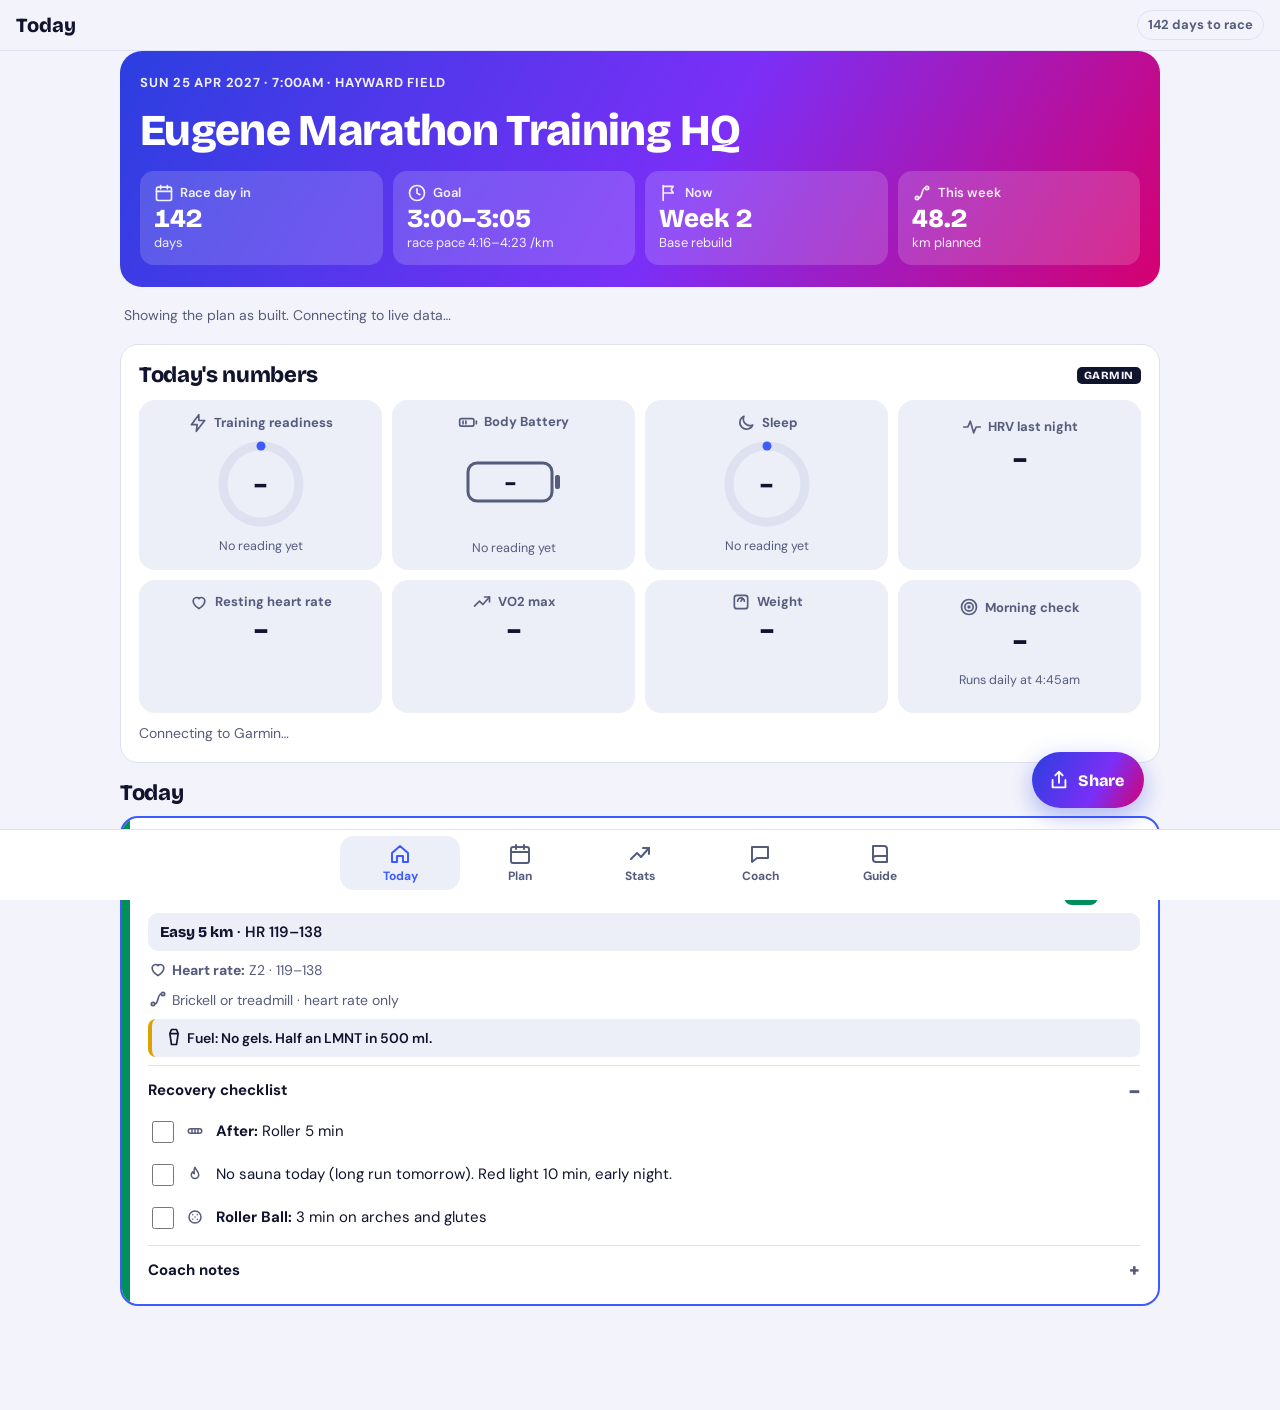
<file: app/index.html>
<!DOCTYPE html>
<html lang="en">
<head>
<meta charset="utf-8">
<meta name="viewport" content="width=device-width, initial-scale=1">
<title>Eugene Marathon Training HQ</title>
<link rel="preconnect" href="https://fonts.googleapis.com">
<link href="https://fonts.googleapis.com/css2?family=Bricolage+Grotesque:wght@600;700;800&family=DM+Sans:wght@400;500;600;700&display=swap" rel="stylesheet">
<style>
/* Mobile-first, one column: hero → today → body & readiness → week picker + day cards → recovery kit → places → rules/log.
   Each session type owns one strong colour. */
:root{
  --bg:#F3F4FB; --card:#FFFFFF; --ink:#11142D; --muted:#565C7C; --line:#DDE1F0; --soft:#ECEEF8;
  --brand:#3D5AFE; --track:#F0431F; --long:#7B2FF7; --easy:#008F5A; --rec:#007F9C; --rest:#6B7190; --race:#D6006F;
  --ok:#008F5A; --warn:#B86E00; --bad:#D42A22; --gold:#E0A100;
  --display:"Bricolage Grotesque",system-ui,sans-serif; --body:"DM Sans",system-ui,-apple-system,sans-serif;
  color-scheme:light;
}
@media (prefers-color-scheme:dark){:root:not([data-theme="light"]){
  --bg:#0A0C1D; --card:#141834; --ink:#F2F4FF; --muted:#A9AFD2; --line:#272C55; --soft:#1B2044;
  --brand:#8496FF; --track:#FF7A59; --long:#B992FF; --easy:#3DDC97; --rec:#4FD3EA; --rest:#9298BA; --race:#FF66B3;
  --ok:#3DDC97; --warn:#FFB84D; --bad:#FF7068; --gold:#FFC93C; color-scheme:dark;}}
:root[data-theme="dark"]{
  --bg:#0A0C1D; --card:#141834; --ink:#F2F4FF; --muted:#A9AFD2; --line:#272C55; --soft:#1B2044;
  --brand:#8496FF; --track:#FF7A59; --long:#B992FF; --easy:#3DDC97; --rec:#4FD3EA; --rest:#9298BA; --race:#FF66B3;
  --ok:#3DDC97; --warn:#FFB84D; --bad:#FF7068; --gold:#FFC93C; color-scheme:dark;}
*{box-sizing:border-box}
html,body{margin:0}
body{background:var(--bg);color:var(--ink);font:16px/1.5 var(--body);padding:0 16px 72px;-webkit-text-size-adjust:100%}
.wrap{max-width:1040px;margin:0 auto;display:grid;gap:18px;grid-template-columns:minmax(0,1fr)}
.wrap>*,.two>*,.daygrid>*,.tiles>*,.kit>*{min-width:0}
html,body{overflow-x:hidden}
h1,h2,h3{font-family:var(--display);margin:0;text-wrap:balance;letter-spacing:-.015em;line-height:1.15}
h2{font-size:22px;font-weight:800}
h3{font-size:17px;font-weight:700}
.n{font-family:var(--display);font-variant-numeric:tabular-nums}
.muted{color:var(--muted)} .small{font-size:14px}
.card{background:var(--card);border:1px solid var(--line);border-radius:18px;padding:18px}
button{font:600 15px var(--body);cursor:pointer;border-radius:12px;border:1px solid var(--line);background:var(--card);color:var(--ink);padding:10px 14px;min-height:44px}
button.primary{background:var(--brand);border-color:var(--brand);color:#fff}
:root[data-theme="dark"] button.primary{color:#0A0C1D}
@media (prefers-color-scheme:dark){:root:not([data-theme="light"]) button.primary{color:#0A0C1D}}
button:focus-visible,summary:focus-visible,input:focus-visible{outline:3px solid var(--brand);outline-offset:2px}

/* hero */
.hero{margin-top:16px;border-radius:22px;padding:22px 20px;color:#fff;background:linear-gradient(120deg,#2B3FE0 0%,#7B2FF7 55%,#D6006F 100%);display:grid;gap:14px}
.hero .eyebrow{font-weight:700;font-size:13px;letter-spacing:.06em;text-transform:uppercase;opacity:.92}
.hero h1{font-size:clamp(28px,7vw,44px);font-weight:800}
.herostats{display:grid;grid-template-columns:repeat(2,1fr);gap:10px}
@media(min-width:720px){.herostats{grid-template-columns:repeat(4,1fr)}}
.hs{background:rgba(255,255,255,.16);border-radius:14px;padding:12px 14px}
.hs .k{font-size:13px;font-weight:600;opacity:.92}
.hs .v{font:800 26px/1.1 var(--display);font-variant-numeric:tabular-nums;margin-top:2px}
.hs .s{font-size:13px;opacity:.92}
.status{font-size:14px;color:var(--muted);padding:0 4px}

/* chips */
.chip{display:inline-flex;align-items:center;gap:6px;font-weight:700;font-size:13px;padding:4px 10px;border-radius:999px;background:var(--soft);color:var(--ink);white-space:nowrap}
.chip.t-track{background:var(--track);color:#fff}.chip.t-long{background:var(--long);color:#fff}.chip.t-easy{background:var(--easy);color:#fff}
.chip.t-recovery{background:var(--rec);color:#fff}.chip.t-rest{background:var(--rest);color:#fff}.chip.t-race{background:var(--race);color:#fff}
:root[data-theme="dark"] .chip[class*="t-"]{color:#0A0C1D}
@media (prefers-color-scheme:dark){:root:not([data-theme="light"]) .chip[class*="t-"]{color:#0A0C1D}}
.chip.green{background:transparent;border:2px solid var(--ok);color:var(--ok)}
.chip.amber{background:transparent;border:2px solid var(--warn);color:var(--warn)}
.chip.red{background:transparent;border:2px solid var(--bad);color:var(--bad)}
.chip.line{background:transparent;border:1.5px solid var(--line);color:var(--muted)}

/* day cards */
.day{background:var(--card);border:1px solid var(--line);border-radius:18px;overflow:hidden;display:grid;grid-template-columns:8px 1fr}
.day .bar{background:var(--rest)}
.day.t-track .bar{background:var(--track)}.day.t-long .bar{background:var(--long)}.day.t-easy .bar{background:var(--easy)}
.day.t-recovery .bar{background:var(--rec)}.day.t-race .bar{background:var(--race)}
.day .in{padding:14px 16px;display:grid;gap:8px;min-width:0;align-content:start}
.day.today{border:2px solid var(--brand)}
.dhead{display:flex;justify-content:space-between;align-items:center;gap:8px;flex-wrap:wrap}
.dwhen{font-weight:700;font-size:14px;color:var(--muted)}
.dtitle{display:flex;justify-content:space-between;align-items:baseline;gap:12px}
.dtitle h3{font-size:19px}
.km{font:800 22px var(--display);font-variant-numeric:tabular-nums;white-space:nowrap}
.km small{font:600 13px var(--body);color:var(--muted)}
.steps{margin:0;padding:0;list-style:none;display:grid;gap:6px}
.steps li{background:var(--soft);border-radius:10px;padding:8px 12px;font-weight:600;font-size:15px}
.steps li b{font-family:var(--display);font-weight:800}
.where{font-size:14px;color:var(--muted)}
.adj{font-size:14px;font-weight:600;color:var(--warn)}
details.more{border-top:1px solid var(--line);padding-top:8px}
details.more summary{cursor:pointer;font-weight:700;font-size:15px;list-style:none;display:flex;justify-content:space-between;align-items:center;min-height:32px}
details.more summary::-webkit-details-marker{display:none}
details.more summary::after{content:"+";font:800 20px var(--display);color:var(--muted)}
details.more[open] summary::after{content:"–"}
.checks{display:grid;gap:4px;margin-top:6px}
.checks label{display:grid;grid-template-columns:26px 1fr;gap:8px;align-items:start;padding:8px 4px;font-size:15px;border-radius:8px}
.checks input{width:22px;height:22px;margin:1px 0 0;accent-color:var(--easy)}
.checks input:checked + span{color:var(--muted);text-decoration:line-through}
.checks b{font-weight:700}
.daygrid{display:grid;gap:12px;grid-template-columns:minmax(0,1fr)}
@media(min-width:860px){.daygrid{grid-template-columns:minmax(0,1fr) minmax(0,1fr)}}
.todaywrap .day .in{padding:18px}
.todaywrap .dtitle h3{font-size:24px}

/* tiles */
.tiles{display:grid;grid-template-columns:repeat(2,1fr);gap:10px;margin-top:12px}
@media(min-width:720px){.tiles{grid-template-columns:repeat(4,1fr)}}
.tile{background:var(--soft);border-radius:14px;padding:12px 14px;min-width:0}
.tile .k{font-size:13px;font-weight:600;color:var(--muted)}
.tile .v{font:800 24px/1.15 var(--display);font-variant-numeric:tabular-nums}
.tile .s{font-size:13px;color:var(--muted);overflow-wrap:anywhere}
.two{display:grid;gap:18px;grid-template-columns:minmax(0,1fr)}
@media(min-width:860px){.two{grid-template-columns:minmax(0,1fr) minmax(0,1fr)}}

/* volume picker */
.vol{display:flex;align-items:flex-end;gap:3px;height:150px;margin-top:14px}
.vol button{flex:1;min-width:0;min-height:0;height:100%;padding:0;border:0;background:transparent;display:flex;flex-direction:column;justify-content:flex-end;align-items:stretch;gap:4px;border-radius:6px}
.vol .b{border-radius:5px 5px 2px 2px;position:relative;opacity:.38}
.vol .b i{position:absolute;left:0;right:0;bottom:0;border-radius:5px 5px 2px 2px;background:inherit;filter:saturate(1.4) brightness(.8)}
.vol button.sel .b{opacity:1}
.vol button.cur .l{color:var(--ink);font-weight:800}
.vol .l{font-size:10px;font-weight:600;color:var(--muted);text-align:center;line-height:1}
.p1{background:var(--easy)}.p2{background:var(--brand)}.p3{background:var(--long)}.p4{background:var(--race)}
.legend{display:flex;gap:12px;flex-wrap:wrap;font-size:13px;color:var(--muted);margin-top:10px}
.legend i{display:inline-block;width:10px;height:10px;border-radius:3px;margin-right:5px}
.weeknav{display:grid;grid-template-columns:48px 1fr 48px;gap:10px;align-items:center;margin:16px 0 12px}
.weeknav button{padding:0;font:800 20px var(--display)}
.weeknav .wt{text-align:center}
.weeknav .wt .a{font:800 20px var(--display)}
.weeknav .wt .b2{font-size:14px;color:var(--muted)}
.wactions{display:flex;gap:10px;flex-wrap:wrap;margin-bottom:12px}

.kit{display:grid;gap:10px;margin-top:12px}
@media(min-width:720px){.kit{grid-template-columns:1fr 1fr}}
.kit div{background:var(--soft);border-radius:12px;padding:10px 14px;font-size:15px}
.kit b{display:block;font-family:var(--display)}
table{border-collapse:collapse;width:100%;font-size:15px;margin-top:10px}
th,td{text-align:left;padding:8px 6px;border-bottom:1px solid var(--line)}
th{font-size:12px;text-transform:uppercase;letter-spacing:.05em;color:var(--muted)}
td.n{font-weight:700}
.tw{overflow-x:auto}
ul.plain{margin:10px 0 0;padding-left:20px;display:grid;gap:8px;font-size:15px}
.logrow{display:grid;grid-template-columns:auto 1fr;gap:6px 10px;padding:10px 0;border-bottom:1px solid var(--line);font-size:15px;align-items:center}
.logrow .w{grid-column:1/-1}

.fuel{font-size:14px;font-weight:600;background:var(--soft);border-left:4px solid var(--gold);border-radius:8px;padding:8px 12px}
.zone{font-weight:800}
.exgrid{display:grid;gap:12px;margin-top:12px;grid-template-columns:minmax(0,1fr)}
@media(min-width:620px){.exgrid{grid-template-columns:repeat(2,minmax(0,1fr))}}
@media(min-width:940px){.exgrid{grid-template-columns:repeat(3,minmax(0,1fr))}}
.ex{background:var(--soft);border-radius:14px;padding:12px 14px;display:grid;gap:6px;align-content:start}
.ex svg{width:100%;max-width:190px;height:auto;justify-self:center;color:var(--ink)}
.ex .dose{font:800 15px var(--display);color:var(--brand)}
.ex ol{margin:0;padding-left:18px;font-size:14px;display:grid;gap:3px}
.ex a{font-weight:700;font-size:14px;color:var(--brand)}
.ex .miss{font-size:13px;color:var(--muted)}
.brand{display:inline-flex;align-items:center;gap:6px;font:800 13px var(--display);letter-spacing:.04em;text-transform:uppercase;padding:3px 9px;border-radius:6px;background:var(--ink);color:var(--bg)}
.timeline{display:grid;gap:6px;margin-top:10px}
.timeline div{display:grid;grid-template-columns:74px 1fr;gap:10px;background:var(--soft);border-radius:10px;padding:8px 12px;font-size:15px}
.timeline b{font-family:var(--display)}
.zrow{display:grid;grid-template-columns:52px 86px 1fr;gap:10px;align-items:center;padding:8px 0;border-bottom:1px solid var(--line);font-size:15px}
.zrow i{display:block;height:28px;border-radius:8px;color:#fff;font:800 14px/28px var(--display);text-align:center;font-style:normal}
.minis{display:grid;grid-template-columns:repeat(auto-fill,minmax(78px,1fr));gap:8px}
.minis button{min-height:0;padding:6px 4px 8px;border:1px solid var(--line);border-radius:12px;background:var(--soft);display:grid;gap:2px;justify-items:center;text-align:center}
.minis svg{width:58px;height:auto;color:var(--ink)}
.minis .nm{font:700 12px/1.2 var(--body)}
.minis .ds{font:800 12px var(--display);color:var(--brand)}
.minihead{font-weight:700;font-size:14px;margin-top:2px}
.ex.flash{outline:3px solid var(--brand)}
.zb{display:inline-block;min-width:34px;padding:0 8px;height:28px;border-radius:8px;color:#fff;font:800 14px/28px var(--display);text-align:center}
.zb.z1{background:#6B7190}.zb.z2{background:#008F5A}.zb.z3{background:#3D5AFE}.zb.z4{background:#F0431F}.zb.z5{background:#D6006F}.zb.zp{background:var(--soft);color:var(--ink);border:1.5px solid var(--line);line-height:25px}
.kmz{display:flex;align-items:center;gap:6px;flex-wrap:wrap;justify-content:flex-end}
dialog#exdlg{border:0;border-radius:20px;padding:0;background:var(--card);color:var(--ink);width:min(420px,calc(100vw - 32px));max-height:calc(100% - 32px)}
dialog#exdlg::backdrop{background:rgba(10,12,29,.6)}
#exdlg .dl{padding:18px 20px 20px;display:grid;gap:10px}
#exdlg svg{width:100%;max-width:240px;height:auto;justify-self:center;color:var(--ink)}
#exdlg ol{margin:0;padding-left:20px;display:grid;gap:6px;font-size:16px}
#exdlg .dose{font:800 18px var(--display);color:var(--brand)}
#exdlg a{font-weight:700;color:var(--brand)}
#exdlg .top{display:flex;justify-content:space-between;align-items:center;gap:10px}
@media (prefers-reduced-motion:reduce){*{transition:none!important;scroll-behavior:auto!important}}

/* ---- dashboard additions ---- */
:root{--series:#3D5AFE;--plan:#8A90A8}
@media (prefers-color-scheme:dark){:root:not([data-theme="light"]){--series:#6E82F5;--plan:#6F7594}}
:root[data-theme="dark"]{--series:#6E82F5;--plan:#6F7594}
.ic{width:20px;height:20px;flex:none;fill:none;stroke:currentColor;stroke-width:2;stroke-linecap:round;stroke-linejoin:round;vertical-align:-4px}
.hero .hs .k{display:flex;align-items:center;gap:6px}
.sech{display:flex;align-items:center;gap:8px;justify-content:space-between;flex-wrap:wrap}
.sech h2{display:flex;align-items:center;gap:8px}
.brand{display:inline-flex;align-items:center;font:800 11px var(--display);letter-spacing:.05em;text-transform:uppercase;padding:2px 7px;border-radius:5px;background:var(--ink);color:var(--bg);vertical-align:2px}
.gt{display:grid;grid-template-columns:repeat(2,minmax(0,1fr));gap:10px;margin-top:12px}
@media(min-width:720px){.gt{grid-template-columns:repeat(4,minmax(0,1fr))}}
.g{background:var(--soft);border-radius:16px;padding:12px;display:grid;gap:4px;justify-items:center;text-align:center;min-width:0}
.g .k{font-size:13px;font-weight:700;color:var(--muted);display:flex;align-items:center;gap:6px}
.g .s{font-size:12.5px;color:var(--muted);overflow-wrap:anywhere}
.g .big{font:800 26px/1.1 var(--display);font-variant-numeric:tabular-nums}
.ring{position:relative;width:92px;height:92px}
.ring svg{width:92px;height:92px;transform:rotate(-90deg)}
.ring .tr{stroke:var(--line)} .ring circle{fill:none;stroke-width:9;stroke-linecap:round}
.ring .v{position:absolute;inset:0;display:grid;place-items:center;font:800 24px var(--display);font-variant-numeric:tabular-nums}
.batt{width:96px;height:46px;margin:23px 0}
.spark{width:100%;height:30px}
.track{display:grid;gap:12px;margin-top:12px}
.kpis{display:grid;grid-template-columns:repeat(2,minmax(0,1fr));gap:10px}
@media(min-width:720px){.kpis{grid-template-columns:repeat(4,minmax(0,1fr))}}
.kpi{background:var(--soft);border-radius:14px;padding:12px 14px;display:grid;gap:4px;min-width:0}
.kpi .k{font-size:13px;font-weight:700;color:var(--muted)}
.kpi .v{font:800 22px/1.15 var(--display);font-variant-numeric:tabular-nums}
.kpi .s{font-size:12.5px;color:var(--muted)}
.pb{position:relative;height:12px;border-radius:999px;background:var(--line);overflow:visible}
.pb i{position:absolute;left:0;top:0;bottom:0;border-radius:999px;background:var(--series);max-width:100%}
.pb b{position:absolute;top:-4px;bottom:-4px;width:3px;border-radius:2px;background:var(--ink)}
.phase{display:grid;gap:6px;padding:10px 0;border-bottom:1px solid var(--line)}
.phase:last-child{border-bottom:0}
.phase .t{display:flex;justify-content:space-between;gap:10px;align-items:baseline;flex-wrap:wrap}
.phase .t b{font-family:var(--display);font-size:16px}
.phase .t span{font-size:13.5px;color:var(--muted);font-variant-numeric:tabular-nums}
.phase.now .t b::after{content:"now";margin-left:8px;font:800 11px var(--display);text-transform:uppercase;letter-spacing:.05em;background:var(--series);color:#fff;border-radius:5px;padding:2px 6px;vertical-align:2px}
.charts{display:grid;gap:14px;grid-template-columns:minmax(0,1fr);margin-top:12px}
@media(min-width:860px){.charts{grid-template-columns:repeat(2,minmax(0,1fr))}}
.ch{background:var(--soft);border-radius:16px;padding:14px;min-width:0;position:relative}
.ch h3{font-size:15px;display:flex;align-items:center;gap:6px}
.ch .now{font:800 22px var(--display);font-variant-numeric:tabular-nums;margin-top:2px}
.ch .sub{font-size:12.5px;color:var(--muted)}
.ch svg.plot{width:100%;height:auto;display:block;margin-top:6px;touch-action:pan-y}
.ch svg.plot text{fill:var(--muted);font:10px var(--body)}
.lg{display:flex;gap:12px;flex-wrap:wrap;font-size:12.5px;color:var(--muted);margin-top:4px}
.lg i{display:inline-block;width:14px;height:0;border-top:3px solid var(--series);margin-right:5px;vertical-align:middle}
.lg i.p{border-top:3px dashed var(--plan)}
.tip{position:absolute;pointer-events:none;background:var(--ink);color:var(--bg);font-size:12.5px;font-weight:600;padding:5px 8px;border-radius:8px;white-space:nowrap;transform:translate(-50%,-100%);display:none;z-index:2}
.zbar{display:flex;height:26px;border-radius:8px;overflow:hidden;gap:2px;margin-top:10px}
.zbar span{color:#fff;font:800 12px/26px var(--display);text-align:center;min-width:0;overflow:hidden}
.coach{display:grid;gap:14px;grid-template-columns:minmax(0,1fr)}
@media(min-width:860px){.coach{grid-template-columns:repeat(2,minmax(0,1fr))}}
.fbk{display:grid;gap:8px}
.fbk .hl{font:700 18px/1.3 var(--display)}
.fbk ul{margin:0;padding-left:20px;display:grid;gap:5px;font-size:15px}
.fbk .nx{background:var(--soft);border-left:4px solid var(--series);border-radius:8px;padding:8px 12px;font-size:15px;font-weight:600}
.score{display:inline-grid;place-items:center;min-width:44px;height:44px;border-radius:12px;font:800 20px var(--display);color:#fff;background:var(--series)}
.actual{font-size:14.5px;font-weight:700;display:flex;gap:6px;align-items:center;color:var(--ok)}
.actual.part{color:var(--warn)}
.checks label{grid-template-columns:26px 22px 1fr}
.checks .ic{width:18px;height:18px;color:var(--muted);margin-top:2px}
details.ref{background:var(--card);border:1px solid var(--line);border-radius:18px}
details.ref>summary{cursor:pointer;list-style:none;padding:16px 18px;font:800 18px var(--display);display:flex;justify-content:space-between;align-items:center;gap:10px}
details.ref>summary::-webkit-details-marker{display:none}
details.ref>summary::after{content:"+";font:800 22px var(--display);color:var(--muted)}
details.ref[open]>summary::after{content:"–"}
details.ref>summary span{display:flex;align-items:center;gap:8px}
details.ref .rb{padding:0 18px 18px}
.kit div{display:grid;grid-template-columns:24px 1fr;gap:10px;align-items:start}
.kit .ic{margin-top:2px;color:var(--series)}
.empty{font-size:14px;color:var(--muted);padding:14px 0}

/* ---- app shell ---- */
body{padding-bottom:104px}
.view[hidden]{display:none}
.view{display:grid;gap:18px;grid-template-columns:minmax(0,1fr)}
.appbar{position:sticky;top:0;z-index:5;margin:0 -16px;padding:10px 16px;background:color-mix(in srgb,var(--bg) 88%,transparent);backdrop-filter:blur(10px);-webkit-backdrop-filter:blur(10px);display:flex;justify-content:space-between;align-items:center;border-bottom:1px solid var(--line)}
.appbar b{font:800 20px var(--display)}
.hero{margin-top:0}
.tabbar{position:fixed;left:0;right:0;bottom:0;z-index:6;display:grid;grid-template-columns:repeat(5,1fr);background:var(--card);border-top:1px solid var(--line);padding:6px max(8px,calc(50vw - 300px)) 10px}
.tabbar button{border:0;background:transparent;border-radius:14px;min-height:54px;padding:6px 2px;display:grid;justify-items:center;gap:2px;color:var(--muted);font:700 12px var(--body)}
.tabbar button .ic{width:24px;height:24px}
.tabbar button[aria-current="page"]{color:var(--series);background:var(--soft)}
.fab{position:fixed;right:max(16px,calc(50vw - 504px));bottom:92px;z-index:6;border:0;border-radius:999px;background:linear-gradient(120deg,#2B3FE0,#7B2FF7 60%,#D6006F);color:#fff;font:800 16px var(--display);min-height:56px;padding:0 20px 0 16px;display:inline-flex;align-items:center;gap:8px;box-shadow:0 8px 24px rgba(43,63,224,.35)}
.fab .ic{width:22px;height:22px}
.fab.mini{bottom:160px;min-height:48px;width:48px;padding:0;justify-content:center;background:var(--card);color:var(--ink);border:1px solid var(--line);box-shadow:0 6px 18px rgba(10,12,29,.18)}
.fab[hidden]{display:none}
dialog#shdlg{border:0;border-radius:20px;padding:0;background:var(--card);color:var(--ink);width:min(440px,calc(100vw - 24px));max-height:calc(100% - 24px)}
dialog#shdlg::backdrop{background:rgba(10,12,29,.6)}
#shdlg .dl{padding:16px 18px 18px;display:grid;gap:10px}
#shdlg .top{display:flex;justify-content:space-between;align-items:center;gap:10px}
#shdlg select{font:600 16px var(--body);min-height:44px;border-radius:12px;border:1px solid var(--line);background:var(--card);color:var(--ink);padding:0 10px;width:100%}
#sh-img{width:100%;max-height:52vh;object-fit:contain;border-radius:14px;background:var(--soft)}
.seg{display:grid;grid-template-columns:1fr 1fr;gap:6px}
.seg button[aria-pressed="true"]{background:var(--ink);color:var(--bg);border-color:var(--ink)}
.shact{display:grid;grid-template-columns:1fr 1fr;gap:8px}
.fbrow{display:grid;grid-template-columns:48px 1fr;gap:12px;padding:12px 0;border-bottom:1px solid var(--line);align-items:start}
.fbrow:last-child{border-bottom:0}
.runrow{display:grid;grid-template-columns:1fr auto;gap:10px;align-items:center;padding:10px 0;border-bottom:1px solid var(--line)}
.runrow:last-child{border-bottom:0}
.runrow b{font-family:var(--display)}
.sharebtn{display:inline-flex;align-items:center;gap:6px;min-height:40px;padding:6px 12px;font-size:14px}

#shdlg{overflow:auto}
.filebtn{display:grid;place-items:center;min-height:44px;border-radius:12px;border:1.5px dashed var(--series);color:var(--series);font:700 15px var(--body);cursor:pointer;padding:8px 12px;text-align:center}
#sh-pos{width:100%;accent-color:var(--series);height:32px}
#sh-img{-webkit-touch-callout:default;user-select:auto;-webkit-user-select:auto}

.openlink{display:grid;place-items:center;min-height:44px;border-radius:12px;background:linear-gradient(120deg,#2B3FE0,#7B2FF7 60%,#D6006F);color:#fff;font:800 15px var(--display);text-decoration:none;padding:8px 12px}
.openlink[hidden]{display:none}

.filebtn{position:relative;overflow:hidden}
.filebtn input{position:absolute;inset:0;width:100%;height:100%;opacity:0;cursor:pointer;font-size:100px}

#shdlg .filebtn{display:none}

.rtpick{width:100%;min-height:44px;border-radius:12px;border:1.5px solid var(--line,#DDE0EE);padding:8px 10px;font:600 15px var(--body);background:var(--card,#fff);color:inherit}
.rtcv{display:block;width:100%;border-radius:16px;margin-top:10px;touch-action:manipulation}
.rtleg{display:flex;align-items:center;gap:10px;justify-content:space-between;margin-top:10px;font-weight:700}
.rtleg i{flex:1;height:10px;border-radius:5px;background:linear-gradient(90deg,#7B5CFF,#C84BC4,#F2606A,#FBA238,#F5F02A)}

.wx{display:flex;flex-wrap:wrap;gap:6px 8px;align-items:center;margin:8px 0 2px}
.wx span{display:inline-flex;align-items:center;gap:5px;padding:5px 10px;border-radius:999px;background:var(--soft,#EEF0FA);font-size:14px}
.wx span svg{width:17px;height:17px}.wx b{font-weight:800}.wx small{color:var(--muted,#6B7190);font-size:12px}
.wx span.warn{background:#FFF1D6;color:#7A4B00}.wx span.warn small{color:#7A4B00}
.wx span.sky{background:none;padding:0;color:var(--muted,#6B7190);font-size:13px;flex-basis:100%}

.wx{flex-wrap:nowrap;gap:6px;min-width:0}
.wx span{flex:none;padding:5px 9px;white-space:nowrap}
.wx span.sky{flex:1 1 0;min-width:0;flex-basis:0;overflow:hidden;text-overflow:ellipsis;display:block}
</style>
</head>
<body>
<div class="appbar"><b id="ab-title">Today</b><span class="chip line" id="ab-chip"></span></div>
<div class="wrap">
<div class="view" id="v-today">
<header class="hero">
  <div class="eyebrow">Sun 25 Apr 2027 · 7:00am · Hayward Field</div>
  <h1>Eugene Marathon Training HQ</h1>
  <div class="herostats">
    <div class="hs"><div class="k" data-ic="calendar">Race day in</div><div class="v" id="countdown">–</div><div class="s">days</div></div>
    <div class="hs"><div class="k" data-ic="clock">Goal</div><div class="v">3:00–3:05</div><div class="s" id="mp">–</div></div>
    <div class="hs"><div class="k" data-ic="flag">Now</div><div class="v" id="curweek">–</div><div class="s" id="curphase">–</div></div>
    <div class="hs"><div class="k" data-ic="route">This week</div><div class="v" id="curkm">–</div><div class="s" id="curkmsub">km planned</div></div>
  </div>
</header>
<div class="status" id="syncstatus">Loading plan…</div>
<section class="card">
  <div class="sech"><h2>Today's numbers</h2><span class="brand">Garmin</span></div>
  <div class="gt">
    <div class="g"><div class="k" data-ic="bolt">Training readiness</div><div class="ring" id="r-ready"></div><div class="s" id="m-ready-s">No reading yet</div></div>
    <div class="g"><div class="k" data-ic="battery">Body Battery</div><div id="r-bb"></div><div class="s" id="m-bb-s">No reading yet</div></div>
    <div class="g"><div class="k" data-ic="moon">Sleep</div><div class="ring" id="r-sleep"></div><div class="s" id="m-sleep-s">No reading yet</div></div>
    <div class="g"><div class="k" data-ic="pulse">HRV last night</div><div class="big" id="m-hrv">–</div><svg class="spark" id="sp-hrv" viewBox="0 0 120 30" preserveAspectRatio="none" aria-hidden="true"></svg><div class="s" id="m-hrv-s">&nbsp;</div></div>
    <div class="g"><div class="k" data-ic="heart">Resting heart rate</div><div class="big" id="m-rhr">–</div><svg class="spark" id="sp-rhr" viewBox="0 0 120 30" preserveAspectRatio="none" aria-hidden="true"></svg><div class="s" id="m-rhr-s">&nbsp;</div></div>
    <div class="g"><div class="k" data-ic="trend">VO2 max</div><div class="big" id="m-vo2">–</div><svg class="spark" id="sp-vo2" viewBox="0 0 120 30" preserveAspectRatio="none" aria-hidden="true"></svg><div class="s" id="m-vo2-s">&nbsp;</div></div>
    <div class="g"><div class="k" data-ic="scale">Weight</div><div class="big" id="b-w">–</div><svg class="spark" id="sp-w" viewBox="0 0 120 30" preserveAspectRatio="none" aria-hidden="true"></svg><div class="s" id="b-w-s">&nbsp;</div></div>
    <div class="g"><div class="k" data-ic="target">Morning check</div><div class="big" id="m-flag">–</div><div class="s" id="m-flag-s">Runs daily at 4:45am</div></div>
  </div>
  <p class="small muted" id="live-note" style="margin:10px 0 0">Connecting to Garmin…</p>
</section>
<section class="todaywrap">
  <h2 id="todayhead" style="margin-bottom:10px">Today</h2>
  <div id="today"></div>
</section>
</div>
<div class="view" id="v-plan" hidden>
<section class="card">
  <h2>The program</h2>
  <div class="weeknav">
    <button id="prev" aria-label="Previous week">‹</button>
    <div class="wt"><div class="a" id="w-title">–</div><div class="b2" id="w-sub">–</div></div>
    <button id="next" aria-label="Next week">›</button>
  </div>
  
  <div class="daygrid" id="days"></div>
</section>
</div>
<div class="view" id="v-stats" hidden>
<section class="card">
  <div class="sech"><h2>Am I on track?</h2><span id="ot-chip"></span></div>
  <p class="small muted" id="ot-line" style="margin:4px 0 0">&nbsp;</p>
  <div class="track">
    <div class="kpis">
      <div class="kpi"><div class="k">This week so far</div><div class="v" id="k-week">–</div><div class="pb"><i id="k-week-b"></i></div><div class="s" id="k-week-s">&nbsp;</div></div>
      <div class="kpi"><div class="k">Plan km done</div><div class="v" id="k-cum">–</div><div class="pb"><i id="k-cum-b"></i></div><div class="s" id="k-cum-s">&nbsp;</div></div>
      <div class="kpi"><div class="k">Marathon prediction</div><div class="v" id="k-pred">–</div><div class="pb"><i id="k-pred-b"></i></div><div class="s" id="k-pred-s">&nbsp;</div></div>
      <div class="kpi"><div class="k">Body</div><div class="v" id="k-body">–</div><div class="s" id="k-body-s">&nbsp;</div></div>
    </div>
    <div>
      <h3 style="margin-bottom:2px">Program progress</h3>
      <div id="phases"></div>
      <p class="small muted" style="margin:6px 0 0">Blue is km you have run. The dark marker is where the plan says you should be today.</p>
    </div>
  </div>
</section>
<section class="card">
  <div class="sech"><h2>Trends</h2><span class="brand">Garmin</span></div>
  <div class="charts">
    <div class="ch" style="grid-column:1/-1"><h3>Weekly km, plan against what you ran</h3><div class="sub">Tap a bar to open that week. Grey weeks are before the plan started.</div>
      <div class="vol" id="vol" role="group" aria-label="Weekly kilometres, tap to pick a week"></div>
      <div class="lg"><span><i class="p"></i>Planned</span><span><i></i>Run</span></div></div>
    <div class="ch"><h3>Total km since the plan started</h3><div class="now" id="c-cum-now">–</div><div id="c-cum"></div><div class="lg"><span><i class="p"></i>Planned</span><span><i></i>Run</span></div></div>
    <div class="ch"><h3>Longest run each week</h3><div class="now" id="c-long-now">–</div><div id="c-long"></div><div class="lg"><span><i class="p"></i>Planned</span><span><i></i>Run</span></div></div>
    <div class="ch"><h3>VO2 max, last 90 days</h3><div class="now" id="c-vo2-now">–</div><div id="c-vo2"></div></div>
    <div class="ch"><h3>HRV overnight, last 30 days</h3><div class="now" id="c-hrv-now">–</div><div id="c-hrv"></div></div>
    <div class="ch"><h3>Sleep score, last 14 nights</h3><div class="now" id="c-sleep-now">–</div><div id="c-sleep"></div></div>
    <div class="ch"><h3>Weight, last 30 days</h3><div class="now" id="c-w-now">–</div><div id="c-w"></div></div>
    <div class="ch"><h3>Race predictions today</h3><div id="c-pred"><p class="empty">No prediction loaded yet.</p></div></div>
    <div class="ch"><h3>Time in heart-rate zones, last reviewed week</h3><div id="c-zones"><p class="empty">Arrives with the first Sunday review.</p></div></div>
  </div>
</section>
</div>
<div class="view" id="v-coach" hidden>
<section class="coach">
  <div class="card"><div class="sech"><h2 data-ic="chat">Coach on your last session</h2><span id="fb-score"></span></div><div id="fb-latest" class="fbk"><p class="empty">Feedback lands here after each run syncs from your watch. The first one comes after Tuesday's track session.</p></div></div>
  <div class="card"><div class="sech"><h2 data-ic="calendar">Week summary</h2><span id="ws-chip"></span></div><div id="ws" class="fbk"><p class="empty">Written every Sunday at 2:17pm, after your long run. The first summary arrives Sun 29 Nov.</p></div></div>
</section>
<section class="card"><div class="sech"><h2 data-ic="flag">Route map</h2></div>
  <select id="rt-pick" class="rtpick" aria-label="Pick a run"></select>
  <div id="rt-wrap" hidden><canvas id="rt-cv" class="rtcv" role="img" aria-label="Map of the run, coloured by pace"></canvas>
  <div class="rtleg"><span class="n" id="rt-slow"></span><i></i><span class="n" id="rt-fast"></span></div><div class="rtleg small muted" style="margin-top:2px"><span>slower</span><span>faster</span></div></div>
  <p class="small" id="rt-msg" style="margin:10px 0 0;font-weight:600">Your routes load from Garmin when this page is open in Claude.</p>
  <button id="rt-share" class="sharebtn" style="margin-top:10px">Share this run with its route</button>
</section>
<section class="card"><div class="sech"><h2 data-ic="chat">All session feedback</h2></div><div id="fb-list"><p class="empty">Each run you sync gets a short review here, newest first.</p></div></section>
<section class="card"><div class="sech"><h2 data-ic="share">Share a run</h2></div><p class="small muted" style="margin:4px 0 10px">Make a card with your distance, time, pace and the coach's line, ready for Instagram or Strava.</p><div id="sh-recent"><p class="empty">Your runs appear here once Garmin loads.</p></div></section>
</div>
<div class="view" id="v-guide" hidden>
<details class="ref"><summary><span data-ic="heart">Heart-rate zones</span></summary><div class="rb">
  <p class="small muted" style="margin:0 0 6px">Your Garmin running zones (max 198). The checks read your time in each zone after every run.</p>
  <div class="zrow"><i style="background:#6B7190">Z1</i><b class="n">99–118</b><span>Warm-up, cool-down, recovery jogs</span></div>
  <div class="zrow"><i style="background:#008F5A">Z2</i><b class="n">119–138</b><span>Easy runs and most of every long run. 80% of your week belongs here.</span></div>
  <div class="zrow"><i style="background:#3D5AFE">Z3</i><b class="n">139–157</b><span>Marathon-pace blocks and the end of long runs</span></div>
  <div class="zrow"><i style="background:#F0431F">Z4</i><b class="n">158–177</b><span>Threshold reps on the track</span></div>
  <div class="zrow"><i style="background:#D6006F">Z5</i><b class="n">178+</b><span>VO2 reps and the last km of a race</span></div>
  <ul class="plain">
    <li>If more than a quarter of an easy run was in Z3 or higher, the next morning counts one amber flag and your next easy run is capped at 135 bpm.</li>
    <li>If threshold reps drift into Z5, the Sunday review slows threshold pace by 3 s/km.</li>
    <li>Short reps (200–400 m) stay on pace targets because heart rate lags behind.</li>
  </ul>
</div></details>

<details class="ref"><summary><span data-ic="gel">Fuel <span class="brand">Maurten</span> <span class="brand">LMNT</span></span></summary><div class="rb">
  <p class="small muted" style="margin:0">Gel 100 = 25 g carbs · Gel 160 = 40 g carbs · Gel 100 CAF 100 = 25 g carbs + 100 mg caffeine · LMNT stick = 1,000 mg sodium, 200 mg potassium, 60 mg magnesium.</p>
  <h3 style="margin-top:16px">Race day, 3:00–3:05</h3>
  <div class="timeline">
    <div><b>−3 h</b><span>Breakfast you have tested, plus 1 LMNT in 500–750 ml</span></div>
    <div><b>−15 min</b><span>Gel 100 CAF 100</span></div>
    <div><b>0:25</b><span>Gel 160</span></div>
    <div><b>0:50</b><span>Gel 160</span></div>
    <div><b>1:15</b><span>Gel 100 CAF 100</span></div>
    <div><b>1:40</b><span>Gel 160</span></div>
    <div><b>2:05</b><span>Gel 160</span></div>
    <div><b>2:30</b><span>Gel 100 CAF 100</span></div>
  </div>
  <p class="small" style="margin:10px 0 0"><b>Totals:</b> 4 Gel 160 and 3 Gel 100 CAF 100. About 210 g of carbs on course (roughly 70 g an hour) and 300 mg of caffeine. Water at every aid station.</p>
  <h3 style="margin-top:16px">Training</h3>
  <ul class="plain">
    <li><b>Easy runs under 60 min:</b> no gels. Half an LMNT in 500 ml.</li>
    <li><b>Track:</b> 1 Gel 100 and 1 LMNT in 500 ml, 20–30 min before. Nothing during.</li>
    <li><b>Long runs up to 16 km:</b> 1 Gel 100 at 45 min. <b>18–22 km:</b> Gel 100 every 35 min.</li>
    <li><b>24–30 km:</b> Gel 100 every 30 min, the third one CAF 100.</li>
    <li><b>32 km and up, or any marathon-pace block:</b> race rehearsal. Gel 160 every 25 min, the third and sixth CAF 100.</li>
    <li><b>LMNT on long runs:</b> 1 stick before, then 1 per 75 min of running. Add one on sauna days.</li>
    <li><b>Caffeine:</b> 300 mg on race day is about 4.5 mg per kg for you. Count coffee too and stay near 400 mg for the day.</li>
  </ul>
  <p class="small muted" style="margin:10px 0 0">If you have been told to limit salt or caffeine, check this with your doctor.</p>
</div></details>

<details class="ref"><summary><span data-ic="bolt">Strength and drills</span></summary><div class="rb">
  <h3>Monday strength, 30 min</h3>
  <div class="exgrid" id="ex-strength"></div>
  <h3 style="margin-top:18px">Track drills, 2 × 20 m each</h3>
  <div class="exgrid" id="ex-drills"></div>
</div></details>

<details class="ref"><summary><span data-ic="boot">Recovery kit</span></summary><div class="rb">
  <div class="kit" style="margin-top:0">
    <div data-ic="boot"><span><b>RecoveryAir Prime boots <span class="brand">Therabody</span></b>Tue, Fri 30 min · Sun 45–60 min after the long run · any amber or red day</span></div>
    <div data-ic="snow"><span><b>Cold plunge <span class="brand">Nuvio</span></b>Sun after long runs of 24 km+ (8–10 min, 10–13°C) · Mon contrast with sauna. Not within 6 h after track.</span></div>
    <div data-ic="flame"><span><b>Sauna <span class="brand">LifePro</span></b>Mon and Wed, 20 min after training, with 500 ml and electrolytes. Never the day before the long run. None in race week.</span></div>
    <div data-ic="light"><span><b>Red light LED</b>10–15 min on legs, evenings of track and long-run days</span></div>
    <div data-ic="bolt"><span><b>Theragun Mini <span class="brand">Therabody</span></b>30 s per muscle before quality sessions · 90 s per muscle on track evenings</span></div>
    <div data-ic="roller"><span><b>Roller</b>5–8 min after every run: calves, quads, glutes</span></div>
    <div data-ic="ball"><span><b>Roller Ball</b>Daily, 3 min: arches and glute trigger points</span></div>
    <div data-ic="cup"><span><b>Cupping <span class="brand">Revo</span></b>Mon (and Thu on rest days): calves and hamstrings, 8–10 min. Skip in the last 5 days before the race.</span></div>
    <div data-ic="wind"><span><b>Breathing trainer <span class="brand">Airofit</span></b>10 min in the evening, 5 days a week. Never the morning of track or long run.</span></div>
  </div>
</div></details>

<details class="ref"><summary><span data-ic="route">Where to run</span></summary><div class="rb">
  <ul class="plain" style="margin-top:0">
    <li><b>Tropical Park track</b> (Tue, Fri 5:30am). Flat, counted as 0 m of climb. Use the Track Run profile so laps snap to 400 m.</li>
    <li><b>Key Biscayne</b> (long runs). The only real climb is the Powell Bridge, about 20–25 m per crossing.</li>
    <li><b>Brickell</b> (easy and recovery). Towers bounce the GPS, so these runs are judged by heart rate, never pace.</li>
  </ul>
</div></details>

<details class="ref"><summary><span data-ic="clock">Paces per km</span></summary><div class="rb">
  <div class="tw"><table style="margin-top:0"><thead><tr><th>Phase</th><th>Marathon</th><th>Threshold</th><th>VO2</th><th>Speed</th></tr></thead><tbody id="paces"></tbody></table></div>
  <p class="small muted" style="margin:10px 0 0">These are targets for a 3:00–3:05 marathon. Each Sunday the review holds a pace back if it is more than your current fitness supports.</p>
</div></details>

<details class="ref"><summary><span data-ic="target">How the plan adjusts itself</span></summary><div class="rb">
  <ul class="plain" style="margin-top:0">
    <li><span class="chip green">GREEN</span> Readiness 60+, HRV in range, Body Battery 60+. Run as planned.</li>
    <li><span class="chip amber">AMBER</span> Readiness 40–59, HRV 10% under your 7-day average, Body Battery 35–59, under 6 h sleep, weight down 1.5% overnight, or yesterday's easy run ran hot. Reps cut by a quarter, easy runs by 20%.</li>
    <li><span class="chip red">RED</span> Readiness under 40, two amber flags, or resting heart rate up 7 bpm. Rest or 30 min very easy.</li>
    <li><b>Heat.</b> Temperature °F plus dew point °F at run time: up to 120 no change, then pace targets slow 1% to 5%. Above 160, treadmill.</li>
    <li><b>Holidays.</b> No sessions on Thanksgiving, Christmas Day or New Year's Day.</li>
    <li><b>Session feedback.</b> Written after each run syncs, checked at 8:41am, 1:41pm and 8:41pm.</li>
    <li><b>Sunday 2:17pm review.</b> Grades the week, writes the summary, reshapes the next weeks and syncs 14 days to Garmin.</li>
    <li><b>Watch alerts.</b> Every work step has a pace or heart-rate range, so the watch buzzes when you leave it.</li>
  </ul>
</div></details>

<details class="ref"><summary><span data-ic="calendar">Adjustment log</span></summary><div class="rb">
  <div id="log"><p class="small muted" style="margin:0">Nothing yet. The first morning check for the plan runs Mon 23 Nov at 4:45am.</p></div>
</div></details>

</div>
</div>

<button class="fab" id="fab-share" aria-label="Share your latest run"></button>
<button class="fab mini" id="fab-today" aria-label="Go to this week" hidden></button>
<button class="fab mini" id="fab-top" aria-label="Back to top" hidden></button>

<nav class="tabbar" aria-label="Sections">
  <button data-go="today" data-ic="home"><span>Today</span></button>
  <button data-go="plan" data-ic="calendar"><span>Plan</span></button>
  <button data-go="stats" data-ic="trend"><span>Stats</span></button>
  <button data-go="coach" data-ic="chat"><span>Coach</span></button>
  <button data-go="guide" data-ic="book"><span>Guide</span></button>
</nav>

<dialog id="shdlg" aria-labelledby="sh-t"><div class="dl">
  <div class="top"><h2 id="sh-t">Share your run</h2><button id="sh-x" aria-label="Close">Close</button></div>
  <label class="small muted" for="sh-pick">Session</label>
  <select id="sh-pick"></select>
  <div class="shact"><div class="filebtn"><span id="sh-file-l">Add your photo</span><input type="file" id="sh-file" accept="image/*" aria-label="Add your photo"></div><button id="sh-nophoto" hidden>Remove photo</button></div>
  <div id="sh-photo-ctl" hidden style="display:none;gap:8px">
    <div class="seg" role="group" aria-label="Photo layout"><button id="sh-frame" aria-pressed="true">Photo in frame</button><button id="sh-full" aria-pressed="false">Full photo</button></div>
    <label class="small muted" for="sh-pos">Move photo up or down</label>
    <input type="range" id="sh-pos" min="0" max="100" value="40">
  </div>
  <label class="small" style="display:flex;gap:8px;align-items:center;font-weight:600"><input type="checkbox" id="sh-route" checked style="width:20px;height:20px"> Show the route on the card</label>
  <img id="sh-img" alt="Preview of your share card">
  <a class="openlink" id="sh-go" target="_blank" rel="noopener" style="min-height:54px;font-size:17px">Save to Photos · Instagram · Strava ↗</a>
  <p class="small" id="sh-msg" style="margin:0;font-weight:600"></p>
  <button id="sh-copy">Copy caption</button>
  <p class="small" id="sh-cap" style="margin:0"></p>
</div></dialog>
<dialog id="exdlg" aria-labelledby="exdlg-t"><div class="dl">
  <div class="top"><h2 id="exdlg-t"></h2><button id="exdlg-x" aria-label="Close">Close</button></div>
  <div id="exdlg-b" style="display:grid;gap:10px"></div>
</div></dialog>

<script>
(async function(){
const $=id=>document.getElementById(id);
const RACE=new Date("2027-04-25T07:00:00-07:00");
const pad=n=>String(n).padStart(2,"0");
const iso=d=>d.getFullYear()+"-"+pad(d.getMonth()+1)+"-"+pad(d.getDate());
const todayISO=iso(new Date());
const esc=s=>String(s??"").replace(/[&<>"]/g,c=>({"&":"&amp;","<":"&lt;",">":"&gt;",'"':"&quot;"}[c]));
const fmt=s=>new Date(s+"T12:00:00").toLocaleDateString(undefined,{day:"numeric",month:"short"});
const addDays=(s,n)=>{const d=new Date(s+"T12:00:00");d.setDate(d.getDate()+n);return iso(d);};
const hms=sec=>{sec=Math.round(sec);const h=Math.floor(sec/3600),m=Math.floor(sec%3600/60),s=sec%60;return (h?h+":"+pad(m):m)+":"+pad(s);};
const TYPE={track:"Track",long:"Long run",easy:"Easy",recovery:"Recovery",rest:"Rest",race:"Race"};
let PLAN,WEEKS={},DAILY={},STATUS=null,SEL=null,BODY=null;
let ACT=null,byDate={},VO2=[],HRVT=[],SLEEP=[],WLIST=[],PRED=null,FEED={};
const store={get(k){try{return localStorage.getItem(k)}catch(e){return null}},set(k,v){try{localStorage.setItem(k,v)}catch(e){}}};
// own icon set, 24×24 strokes
const IC={
 temp:'<path d="M10 4a2 2 0 0 1 4 0v9.5a4.5 4.5 0 1 1-4 0z"/><path d="M12 9v7"/>',
 drop:'<path d="M12 3.5c3.5 4.2 6 7.300 6 10.300a6 6 0 0 1-12 0c0-3 2.500-6.100 6-10.300z"/>',
 rain:'<path d="M7 15a4 4 0 0 1 .5-8 5.500 5.500 0 0 1 10.600 1.500A3.300 3.300 0 0 1 17.500 15z"/><path d="M9 18l-1 2.500M13 18l-1 2.500M17 18l-1 2.500"/>',
 calendar:'<rect x="3" y="5" width="18" height="16" rx="2"/><path d="M3 10h18M8 3v4M16 3v4"/>',
 clock:'<circle cx="12" cy="12" r="9"/><path d="M12 7v5l3.5 2"/>',
 battery:'<rect x="2" y="8" width="17" height="9" rx="2"/><path d="M22 11v3"/><path d="M6 11v3M9.5 11v3"/>',
 heart:'<path d="M12 20s-7-4.4-7-9.6A4 4 0 0 1 12 8a4 4 0 0 1 7 2.4C19 15.6 12 20 12 20z"/>',
 moon:'<path d="M20 14.5A8 8 0 0 1 9.5 4 8 8 0 1 0 20 14.5z"/>',
 pulse:'<path d="M2 12h5l3-7 4 14 3-7h5"/>',
 trend:'<path d="M3 17l6-6 4 4 8-9"/><path d="M15 6h6v6"/>',
 scale:'<rect x="4" y="4" width="16" height="16" rx="3"/><path d="M8 11a4 4 0 0 1 8 0M12 11l1.5-2.5"/>',
 flag:'<path d="M5 21V3M5 4h12l-2.5 4 2.5 4H5"/>',
 route:'<circle cx="6" cy="18" r="2"/><circle cx="18" cy="6" r="2"/><path d="M8 18c5 0 3-12 8-12"/>',
 bolt:'<path d="M13 2L4 14h7l-1 8 10-13h-7z"/>',
 drop:'<path d="M12 3s6 6.5 6 11a6 6 0 0 1-12 0c0-4.500 6-11 6-11z"/>',
 snow:'<path d="M12 2v20M3.3 7l17.400 10M3.3 17l17.400-10"/>',
 flame:'<path d="M12 3c1 4 5 5.500 5 10a5 5 0 0 1-10 0c0-2 1-3 2-4 .5 2 1.500 2.500 2 2.500C11 9 10 6 12 3z"/>',
 boot:'<path d="M8 3h6v10l5 3v4H8z"/><path d="M8 16h6"/>',
 light:'<circle cx="12" cy="12" r="4"/><path d="M12 2v3M12 19v3M2 12h3M19 12h3M5 5l2 2M17 17l2 2M19 5l-2 2M7 17l-2 2"/>',
 roller:'<rect x="3" y="9" width="18" height="6" rx="3"/><path d="M8 9v6M12 9v6M16 9v6"/>',
 ball:'<circle cx="12" cy="12" r="8"/><path d="M9 9h.01M15 9h.01M12 12h.01M9 15h.01M15 15h.01"/>',
 cup:'<path d="M7 12a5 5 0 0 1 10 0v2H7z"/><path d="M5 14h14M12 7V4"/>',
 wind:'<path d="M3 9h11a3 3 0 1 0-3-3M3 14h15a3 3 0 1 1-3 3M3 19h7"/>',
 gel:'<path d="M9 3h6l2 5-2 13H9L7 8z"/><path d="M8 8h8"/>',
 target:'<circle cx="12" cy="12" r="9"/><circle cx="12" cy="12" r="5"/><circle cx="12" cy="12" r="1"/>',
 check:'<path d="M4 12l5 5L20 6"/>',
 chat:'<path d="M4 5h16v11H9l-5 4z"/>',
 home:'<path d="M4 11l8-7 8 7v9h-5v-6H9v6H4z"/>',
 book:'<path d="M5 4h11a3 3 0 0 1 3 3v13H8a3 3 0 0 1-3-3z"/><path d="M5 17a3 3 0 0 1 3-3h11"/>',
 share:'<path d="M12 15V3M8 7l4-4 4 4M5 12v8h14v-8"/>',
 up:'<path d="M12 19V5M6 11l6-6 6 6"/>',
 dumb:'<path d="M3 9v6M6 6v12M18 6v12M21 9v6M6 12h12"/>'
};
const ic=n=>`<svg class="ic" viewBox="0 0 24 24" aria-hidden="true">${IC[n]||IC.check}</svg>`;
document.querySelectorAll("[data-ic]").forEach(el=>el.insertAdjacentHTML("afterbegin",ic(el.dataset.ic)));

try{PLAN=await (await fetch("plan.json")).json();}catch(e){$("syncstatus").textContent="Could not load the plan file. Reload the page.";return;}
PLAN.weeks.forEach(w=>WEEKS[w.id]=w);
const PSTART=PLAN.weeks[0].start;
const sorted=()=>Object.values(WEEKS).sort((a,b)=>a.week-b.week);
const started=()=>todayISO>=PSTART;
function curWeek(){let c=null;for(const w of sorted()) if(w.start<=todayISO) c=w;return c||WEEKS.W01;}
function findDay(d){for(const w of sorted()) for(const x of w.days) if(x.date===d) return {w,d:x};return null;}
function stepLines(steps){
  const tg=t=>!t?"":(t[0]==="hr"?"HR "+t[1]+"–"+t[2]:t[1]+"–"+t[2]+" /km");
  const dist=m=>m>=1000?(m/1000)+" km":m+" m";
  const out=[];
  for(const s of steps||[]){
    if(s.rep){const w=s.steps.find(x=>x.k!=="recovery"),r=s.steps.find(x=>x.k==="recovery");
      out.push(`<b>${s.rep} × ${dist(w.d*(w.n||1))}</b> at ${tg(w.tgt)}${r?(r.tgt?`, then ${dist(r.d*(r.n||1))} easy`:`, ${dist(r.d)} jog`):""}`);}
    else{const km=dist(s.d*s.n);const lab=s.k==="warmup"?"Warm-up":s.k==="cooldown"?"Cool-down":(s.tgt&&s.tgt[0]==="pace"?"At pace":"Easy");
      out.push(`<b>${lab} ${km}</b> · ${tg(s.tgt)}`);}
  }
  return out;
}
function place(d){
  if(d.type==="race") return d.title.includes("EUGENE")?"Eugene, Oregon":"Race course";
  if(d.type==="track") return d.holiday||/Moved from/.test(d.adjustNote||"")?"Tropical Park or any track":"Tropical Park track · 5:30am";
  if(d.type==="long") return "Key Biscayne · count the bridge, ignore other GPS elevation";
  if(d.type==="easy"||d.type==="recovery") return "Brickell or treadmill · heart rate only";
  return "";
}
// Recovery checklist by day type. An agent can override with day.recovery (array of strings).
function recovery(d,w){
  if(Array.isArray(d.recovery)&&d.recovery.length) return d.recovery;
  const dt=new Date(d.date+"T12:00:00");const daysToRace=Math.round((new Date("2027-04-25T12:00:00")-dt)/864e5);
  const r=[];const air=daysToRace<=6?"Airofit: 5 min light breathing, evening":"Airofit: 10 min, evening";
  if(d.type==="race"&&daysToRace===0) return ["Before: Theragun Mini 30 s each on calves, quads, glutes","After: walk 10 min, eat and drink first","Later: RecoveryAir boots 45–60 min","Evening: cold plunge 8 min or cool bath, red light 15 min","No sauna today"];
  if(daysToRace>0&&daysToRace<=3){
    return ["Roller Ball: 3 min on arches and glutes","RecoveryAir boots: 20 min, low pressure","Red light: 10 min on legs","No sauna, cold plunge or cupping until after the race"].concat(daysToRace>=2?[air]:[]);
  }
  if(d.type==="track"||d.type==="race"){
    r.push("Before: Theragun Mini 30 s each on calves, quads, glutes");
    r.push("After: Roller 8 min (calves, quads, glutes)");
    r.push("Afternoon: RecoveryAir boots 30 min");
    r.push("Evening: Theragun Mini 90 s per muscle, then red light 10–15 min on legs");
    r.push("Skip the cold plunge for 6 h after this session");
  }else if(d.type==="long"){
    r.push("Before: Theragun Mini 30 s each on calves, quads, glutes");
    r.push(d.km>=24?"Within 1 h: cold plunge 8–10 min at 10–13°C":"After: cold plunge 5 min (optional)");
    r.push("Afternoon: RecoveryAir boots "+(d.km>=24?"45–60":"30")+" min");
    r.push("Evening: Roller 5 min light, red light 15 min on legs");
    r.push("No sauna or cupping today");
  }else if(d.type==="easy"){
    r.push("After: Roller 5 min");
    if(d.dow==="Wed"&&daysToRace>6) r.push("Sauna 20 min after the run, drink 500 ml with electrolytes");
    if(d.dow==="Sat") r.push("No sauna today (long run tomorrow). Red light 10 min, early night.");
    else r.push("Red light: 10 min on legs");
  }else{ // rest / recovery
    if(d.holiday){ r.push("Holiday: Roller 5 min and a 20 min walk are plenty"); }
    else if(d.dow==="Mon"){
      if(d.type==="rest") r.push("Strength 30 min: single-leg squats, RDLs, calf raises, core");
      if(daysToRace>6) r.push("Sauna 20–25 min, then cold plunge 3 min");
      if(daysToRace>5) r.push("Revo cupping: calves and hamstrings, 8–10 min");
      r.push("RecoveryAir boots 30 min");
    }else{
      r.push("Morning: cold plunge 5 min (optional)");
      if(daysToRace>5) r.push("Revo cupping: calves and hamstrings, 8 min");
      r.push("Mobility 15 min, red light 10 min");
    }
  }
  r.push("Roller Ball: 3 min on arches and glutes");
  if(d.dow!=="Sun"&&d.dow!=="Sat") r.push(air);
  return r;
}
function zoneOf(d){
  if(d.type==="rest")return "";
  if(d.type==="easy")return "Z2 · 119–138";
  if(d.type==="recovery")return "Z1–Z2 · under 132";
  if(d.type==="long")return /MP/.test(d.title)?"Z2, then Z3 on the pace block":"Z2 · up to 145 late";
  if(d.type==="race")return d.title.includes("EUGENE")?"Z3–Z4, Z5 only after 38 km":"Z4";
  if(/ T$/.test(d.title))return "Reps in Z4 · 158–177";
  if(/ I$/.test(d.title))return "Reps reach Z5 · 178+";
  if(/ MP$/.test(d.title))return "Reps in Z3–low Z4";
  return "By pace, not heart rate";
}
function fuel(d){
  const z={text:"",g100:0,g160:0,caf:0,l:0};
  if(d.type==="rest")return z;
  if(d.type==="easy"||d.type==="recovery")return {...z,text:"No gels. Half an LMNT in 500 ml.",l:.5};
  if(d.type==="track")return {...z,text:"Before: 1 Gel 100 + 1 LMNT in 500 ml. Nothing during.",g100:1,l:1};
  if(d.type==="race"&&d.title.includes("EUGENE"))return {...z,text:"Race plan: 4 Gel 160, 3 CAF 100, 2 LMNT.",g160:4,caf:3,l:2};
  if(d.type==="race")return {...z,text:"CAF 100 15 min before, Gel 160 at 30 and 60 min. 1 LMNT before.",caf:1,g160:2,l:1};
  const min=d.km*5.4,l=1+Math.floor(min/75),hasMP=/MP/.test(d.title);
  if(d.km<=16)return {...z,text:"1 Gel 100 at 45 min. 1 LMNT before.",g100:1,l:1};
  if(d.km<=22){const n=Math.floor(min/35);return {...z,text:n+" Gel 100, one every 35 min. "+l+" LMNT.",g100:n,l};}
  if(d.km<32&&!hasMP){const n=Math.floor((min-5)/30);return {...z,text:(n-1)+" Gel 100 + 1 CAF 100 (the third), one every 30 min. "+l+" LMNT.",g100:n-1,caf:1,l};}
  const n=Math.floor((min-5)/25),c=n>=6?2:1;
  return {...z,text:"Race rehearsal: "+(n-c)+" Gel 160 + "+c+" CAF 100 ("+(c===2?"third and sixth":"the third")+"), one every 25 min. "+l+" LMNT.",g160:n-c,caf:c,l};
}
function weekFuel(w){const t={g100:0,g160:0,caf:0,l:0};for(const d of w.days){const f=fuel(d);for(const k in t)t[k]+=f[k];}
  return [t.g100&&t.g100+" Gel 100",t.g160&&t.g160+" Gel 160",t.caf&&t.caf+" CAF 100",t.l&&Math.ceil(t.l)+" LMNT"].filter(Boolean).join(" · ");}
// original stick-figure thumbnails: h = head centre, l = limb polylines, b = boxes/props
const FIG={
 split:{h:[45,13],l:[[45,19,47,42],[47,42,63,47,61,68],[47,42,37,58,23,52],[45,25,54,36]],b:[[12,52,16,18]]},
 rdl:{h:[23,33],l:[[29,35,56,40],[56,40,57,56,56,70],[56,40,74,36,90,31],[34,36,34,54]],c:[[34,58,4]]},
 calf:{h:[46,11],l:[[46,17,46,42],[46,42,46,58,45,63],[45,63,52,68],[46,23,56,32,66,30]],b:[[48,68,24,6],[66,8,3,60]]},
 cope:{h:[15,39],l:[[21,43,48,42,70,38],[21,43,21,62,33,62],[48,42,66,57]],b:[[62,40,30,6]]},
 bug:{h:[23,59],l:[[29,62,58,62],[34,62,30,40],[34,62,14,56],[58,62,64,44,79,44],[58,62,86,55]]},
 bridge:{h:[15,63],l:[[21,66,50,47,69,50,73,68],[21,66,42,68]]},
 side:{h:[17,35],l:[[23,41,86,67],[23,41,23,64,36,64],[26,42,31,23]]},
 askip:{h:[50,11],l:[[50,17,50,42],[50,42,50,58,50,72],[50,42,65,42,65,58],[50,23,42,33,46,42],[50,23,59,30,63,21]]},
 bskip:{h:[50,11],l:[[50,17,50,42],[50,42,50,58,50,72],[50,42,65,44,82,50],[50,23,42,33,46,42],[50,23,59,30,63,21]]},
 butt:{h:[51,11],l:[[50,17,49,42],[49,42,50,58,50,72],[49,42,52,58,39,50],[50,23,42,32,47,40],[50,23,58,31,62,24]]},
 stride:{h:[49,13],l:[[47,19,50,42],[50,42,65,49,63,67],[50,42,39,56,24,51],[48,25,39,33,43,42],[48,25,58,33,64,25]]}
};
function fig(k){const f=FIG[k];let s=`<svg viewBox="0 0 100 80" aria-hidden="true" fill="none" stroke="currentColor" stroke-width="3" stroke-linecap="round" stroke-linejoin="round"><line x1="6" y1="74" x2="94" y2="74" stroke="var(--line)" stroke-width="2"/>`;
  for(const b of f.b||[])s+=`<rect x="${b[0]}" y="${b[1]}" width="${b[2]}" height="${b[3]}" rx="2" fill="var(--brand)" stroke="none" opacity=".55"/>`;
  for(const l of f.l){let p="";for(let i=0;i<l.length;i+=2)p+=l[i]+","+l[i+1]+" ";s+=`<polyline points="${p.trim()}"/>`;}
  for(const c of f.c||[])s+=`<circle cx="${c[0]}" cy="${c[1]}" r="${c[2]}" fill="var(--track)" stroke="none"/>`;
  return s+`<circle cx="${f.h[0]}" cy="${f.h[1]}" r="6" fill="currentColor" stroke="none"/></svg>`;}
const EX={strength:[
 ["split","Rear-foot split squat","3 × 8 each leg",["Back foot on a bench, front foot far enough forward that the knee stays over the mid-foot","Lower straight down for 3 seconds until the back knee nearly touches","Drive up through the front heel"],"Common miss: leaning forward and pushing off the back leg"],
 ["rdl","Single-leg deadlift","3 × 8 each leg",["Stand on one leg with a soft knee, weight in the opposite hand","Hinge at the hip, back leg and torso moving as one line","Stop when your back is level, squeeze the glute to stand"],"Common miss: opening the hip so the toes point sideways"],
 ["calf","Single-leg calf raise","3 × 15 each leg",["Ball of the foot on a step, fingertips on a wall","Rise for 1 second, hold 1 second at the top","Lower for 3 seconds below the step edge"],"Common miss: bouncing. Add weight once 15 is easy"],
 ["cope","Copenhagen plank","3 × 20 s each side",["Lie on your side, top leg on a bench at the knee or ankle","Lift the hips so the body is one straight line","Bring the bottom leg up to meet the bench"],"Common miss: hips sagging. Start with the knee on the bench"],
 ["bug","Dead bug","3 × 8 each side",["On your back, arms up, knees and hips at 90°","Press the lower back into the floor","Lower the opposite arm and leg slowly, return, switch"],"Common miss: the lower back lifting off the floor"],
 ["bridge","Single-leg glute bridge","3 × 10 each leg",["On your back, one foot planted, other knee to the chest","Push through the heel until hips, knee and shoulder line up","Hold 2 seconds, lower slowly"],"Common miss: feeling it in the hamstring. Bring the foot closer"],
 ["side","Side plank","3 × 30 s each side",["Elbow under the shoulder, feet stacked","Lift the hips into a straight line from head to feet","Keep the top hip pointing at the ceiling"],"Common miss: rolling the chest toward the floor"]],
 drills:[
 ["askip","A-skip","2 × 20 m",["Skip forward, driving one knee to hip height","Toe pulled up, foot lands under the hip","Opposite arm swings with each knee"],"Stay tall. Quick ground contact matters more than distance"],
 ["bskip","B-skip","2 × 20 m",["Start like an A-skip","At the top, extend the lower leg forward","Paw the foot back down under the hip"],"Keep the hips high, do not lean back"],
 ["butt","Butt kicks","2 × 20 m",["Run on the spot moving slowly forward","Heel comes straight up under the glute","Knee lifts slightly forward, not straight down"],"Short fast steps, relaxed shoulders"],
 ["stride","Strides","4–6 × 100 m",["Build smoothly for 30 m to about 5 km effort","Hold fast and relaxed for 40 m","Coast down for 30 m, walk back"],"These are not sprints. Finish feeling you could do more"]]};
function renderEx(){for(const g of ["strength","drills"])$("ex-"+g).innerHTML=EX[g].map(e=>`<div class="ex" id="tut-${e[0]}">${fig(e[0])}<h3>${e[1]}</h3><div class="dose">${e[2]}</div><ol>${e[3].map(x=>`<li>${x}</li>`).join("")}</ol><div class="miss">${e[4]}</div><a href="https://www.youtube.com/results?search_query=${encodeURIComponent(e[1]+" exercise for runners technique")}" target="_blank" rel="noopener">Watch a video demo</a></div>`).join("");}
const SHORT={split:"Split squat",rdl:"Single-leg deadlift",calf:"Calf raise",cope:"Copenhagen",bug:"Dead bug",bridge:"Glute bridge",side:"Side plank",askip:"A-skip",bskip:"B-skip",butt:"Butt kicks",stride:"Strides"};
const DOSE={};
for(const g in EX)for(const e of EX[g])DOSE[e[0]]=e[2].replace(' each leg','/leg').replace(' each side','/side');
function minis(d){
  const race=Math.round((new Date("2027-04-25T12:00:00")-new Date(d.date+"T12:00:00"))/864e5);
  let head="",keys=[];
  if(d.type==="track"){head="Warm-up drills, after the 3 km jog";keys=["askip","bskip","butt","stride"];}
  else if(d.dow==="Mon"&&!d.holiday&&race>6&&(d.type==="rest"||d.type==="recovery")){head="Strength, 30 min";keys=["split","rdl","calf","cope","bug","bridge","side"];}
  else if(/strides/i.test(d.title)){head="After the run";keys=["stride"];}
  if(!keys.length)return "";
  return `<div class="minihead">${head}</div><div class="minis">${keys.map(k=>`<button data-ex="${k}" aria-label="${SHORT[k]}, open tutorial">${fig(k)}<span class="nm">${SHORT[k]}</span><span class="ds">${DOSE[k]||""}</span></button>`).join("")}</div>`;
}
function zoneBadges(d){
  const b=(n)=>`<span class="zb z${n}" title="Heart-rate zone ${n}">Z${n}</span>`;
  if(d.type==="rest")return "";
  if(d.type==="easy")return b(2);
  if(d.type==="recovery")return b(1);
  if(d.type==="long")return /MP/.test(d.title)?b(2)+b(3):b(2);
  if(d.type==="race")return d.title.includes("EUGENE")?b(3)+b(4):b(4);
  if(/ T$/.test(d.title))return b(4);
  if(/ I$/.test(d.title))return b(5);
  if(/ MP$/.test(d.title))return b(3);
  return `<span class="zb zp" title="Run by pace">Pace</span>`;
}
function openEx(k){
  let e=null;for(const g in EX)for(const x of EX[g])if(x[0]===k)e=x;if(!e)return;
  const dlg=$("exdlg");$("exdlg-t").textContent=e[1];
  $("exdlg-b").innerHTML=`${fig(k)}<div class="dose">${e[2]}</div><ol>${e[3].map(x=>`<li>${x}</li>`).join("")}</ol><div class="small muted">${e[4]}</div><a href="https://www.youtube.com/results?search_query=${encodeURIComponent(e[1]+" exercise for runners technique")}" target="_blank" rel="noopener">Watch a video demo</a>`;
  if(typeof dlg.showModal==="function"){if(!dlg.open)dlg.showModal();}
  else{const t=$("tut-"+k);if(t)t.scrollIntoView({block:"center"});}
}
function flagChip(f){return f?`<span class="chip ${esc(f)}">${esc(f.toUpperCase())}</span>`:"";}
function recIcon(t){return /boots/i.test(t)?"boot":/plunge/i.test(t)?"snow":/sauna/i.test(t)?"flame":/red light/i.test(t)?"light":/theragun/i.test(t)?"bolt":/roller ball/i.test(t)?"ball":/roller/i.test(t)?"roller":/cupping/i.test(t)?"cup":/airofit/i.test(t)?"wind":/strength/i.test(t)?"dumb":/sleep|bed/i.test(t)?"moon":"check";}
// ---------- actuals from Garmin ----------
function weekRun(start){let s=0,n=0;for(let i=0;i<7;i++){const a=byDate[addDays(start,i)];if(a){s+=a.km;n++;}}return n?Math.round(s*10)/10:(ACT&&start<=todayISO?0:null);}
function weekActual(w){if(w.actualKm!=null)return w.actualKm;if(w.start>todayISO)return null;return weekRun(w.start);}
function dayStatus(d){
  if(!d.km)return "";const a=byDate[d.date];
  if(d.status==="done"||(a&&a.km>=0.8*d.km))return "done";
  if(a)return "partial";
  if(d.status==="missed"||(ACT&&d.date<todayISO))return "missed";
  return "";
}
function fbBlock(f){return `<div class="hl">${esc(f.headline||"")}</div>${Array.isArray(f.bullets)&&f.bullets.length?`<ul>${f.bullets.map(b=>`<li>${esc(b)}</li>`).join("")}</ul>`:""}${f.next?`<div class="nx">Next time: ${esc(f.next)}</div>`:""}`;}
let FC={};
function wx(d){const f=FC[d.date];if(!f||d.date<todayISO)return "";const hot=f.tempC>=26||f.humidity>=90,wet=f.precipPct>=50;
  return `<div class="wx" title="${esc(f.sky||"")} · ${esc(f.place||"")}, early morning"><span aria-label="Temperature">${ic("temp")}<b>${esc(f.tempC)}°C</b><small>${esc(f.tempF)}°F</small></span><span class="${f.humidity>=90?"warn":""}" aria-label="Humidity">${ic("drop")}<b>${esc(f.humidity)}%</b></span><span class="${wet?"warn":""}" aria-label="Chance of rain">${ic("rain")}<b>${esc(f.precipPct)}%</b></span><span class="sky">${hot&&d.km?"Ease pace 5–10 s/km · ":""}${esc(f.sky||"")}</span></div>`;}
function dayCard(d,w,big){
  const isT=d.date===todayISO;const daily=DAILY[d.date];const a=byDate[d.date];const st=dayStatus(d);const f=FEED[d.date];
  const rec=recovery(d,w);
  const checks=rec.map((t,i)=>{const k="rc:"+d.date+":"+i;const m=t.match(/^([^:]{2,22}):\s*(.*)$/);
    return `<label><input type="checkbox" id="c-${d.date}-${i}${big?"-t":""}" data-k="${k}" ${store.get(k)==="1"?"checked":""}>${ic(recIcon(t))}<span>${m?`<b>${esc(m[1])}:</b> ${esc(m[2])}`:esc(t)}</span></label>`;}).join("");
  const steps=stepLines(d.steps).map(s=>`<li>${s}</li>`).join("");
  const sync=st==="done"?`<span class="chip green">Done</span>`:st==="partial"?`<span class="chip amber">Partial</span>`:st==="missed"?`<span class="chip red">Missed</span>`:d.garminWorkoutId?`<span class="chip line">On Garmin</span>`:"";
  const act=a?`<div class="actual ${st==="partial"?"part":""}">${ic("check")}Ran ${a.km.toFixed(1)} km in ${hms(a.sec)}${a.km>0.5?" · "+hms(a.sec/a.km)+" /km":""}${a.hr?" · avg HR "+Math.round(a.hr):""}</div>`:"";
  return `<article class="day t-${esc(d.type)} ${isT?"today":""}"><div class="bar"></div><div class="in">
    <div class="dhead"><span class="dwhen">${ic("calendar")} ${esc(d.dow)} ${fmt(d.date)}${isT?" · today":""}</span><span style="display:flex;gap:6px;flex-wrap:wrap">${daily&&isT?flagChip(daily.flag):""}${sync}<span class="chip t-${esc(d.type)}">${TYPE[d.type]||esc(d.type)}</span></span></div>
    <div class="dtitle"><h3>${esc(d.title)}</h3><span class="kmz">${zoneBadges(d)}${d.km?`<span class="km">${d.km}<small> km</small></span>`:""}</span></div>
    ${wx(d)}
    ${act}${a?`<div><button class="sharebtn" data-share="${d.date}">${ic("share")} Share this run</button></div>`:""}
    ${d.adjustNote?`<div class="adj">Adjusted: ${esc(d.adjustNote)}</div>`:""}
    ${f?`<details class="more" ${big||isT?"open":""}><summary>${ic("chat")} Coach feedback${f.score?` · ${esc(f.score)}/10`:""}</summary><div class="fbk" style="margin-top:6px">${fbBlock(f)}</div></details>`:""}
    ${steps?`<ul class="steps">${steps}</ul>`:""}
    ${minis(d)}
    ${zoneOf(d)?`<div class="where">${ic("heart")} <span class="zone">Heart rate:</span> ${esc(zoneOf(d))}</div>`:""}
    ${place(d)?`<div class="where">${ic("route")} ${esc(place(d))}</div>`:""}
    ${fuel(d).text?`<div class="fuel">${ic("gel")} Fuel: ${esc(fuel(d).text)}</div>`:""}
    <details class="more" ${big?"open":""}><summary>Recovery checklist</summary><div class="checks">${checks}</div></details>
    ${d.desc?`<details class="more"><summary>Coach notes</summary><p class="small muted" style="margin:6px 0 0">${esc(d.desc)}</p></details>`:""}
  </div></article>`;
}
// ---------- small visuals ----------
function ring(id,val,max,color,label){
  const c=2*Math.PI*38,p=val==null?0:Math.max(0,Math.min(1,val/max));
  $(id).innerHTML=`<svg viewBox="0 0 92 92" aria-hidden="true"><circle class="tr" cx="46" cy="46" r="38"/><circle cx="46" cy="46" r="38" stroke="${color}" stroke-dasharray="${(c*p).toFixed(1)} ${c.toFixed(1)}"/></svg><div class="v">${val==null?"–":esc(label??val)}</div>`;
}
function battery(val){
  const col=val==null?"var(--line)":val>=60?"var(--ok)":val>=35?"var(--warn)":"var(--bad)",w=val==null?0:Math.max(3,val*0.78);
  $("r-bb").innerHTML=`<svg class="batt" viewBox="0 0 96 46" role="img" aria-label="Body Battery ${val??"no data"}"><rect x="2" y="4" width="84" height="38" rx="9" fill="none" stroke="var(--muted)" stroke-width="3"/><rect x="89" y="16" width="5" height="14" rx="2" fill="var(--muted)"/><rect x="6" y="8" width="${w}" height="30" rx="6" fill="${col}"/><text x="44" y="30" text-anchor="middle" style="font:800 20px var(--display);fill:var(--ink)">${val??"–"}</text></svg>`;
}
function spark(id,vals){
  const el=$(id);vals=vals.filter(v=>v!=null);if(vals.length<2){el.innerHTML="";return;}
  const mn=Math.min(...vals),mx=Math.max(...vals),r=(mx-mn)||1;
  const pts=vals.map((v,i)=>[(i/(vals.length-1))*116+2,26-((v-mn)/r)*22]);
  el.innerHTML=`<polyline points="${pts.map(p=>p[0].toFixed(1)+","+p[1].toFixed(1)).join(" ")}" fill="none" stroke="var(--series)" stroke-width="2" stroke-linejoin="round" vector-effect="non-scaling-stroke"/>`;
}
// line chart: series=[{name,pts:[y|null],plan?}] on shared labels; one y axis
function lineChart(id,labels,series,o={}){
  const el=$(id);const all=series.flatMap(s=>s.pts).filter(v=>v!=null);
  if(all.length<2){el.innerHTML=`<p class="empty">${esc(o.empty||"Not enough data yet.")}</p>`;return;}
  const W=340,H=150,L=36,R=12,T=10,B=20;let mn=o.min??Math.min(...all),mx=o.max??Math.max(...all);
  if(o.min==null){const padv=(mx-mn||1)*0.15;mn-=padv;mx+=padv;}
  const n=labels.length,x=i=>L+(n<2?0:i/(n-1))*(W-L-R),y=v=>T+(1-(v-mn)/(mx-mn||1))*(H-T-B),f=o.fmt||(v=>Math.round(v*10)/10);
  let s=`<svg class="plot" viewBox="0 0 ${W} ${H}" role="img" aria-label="${esc(o.label||"chart")}">`;
  for(let g=0;g<=2;g++){const v=mn+(mx-mn)*g/2;s+=`<line x1="${L}" x2="${W-R}" y1="${y(v)}" y2="${y(v)}" stroke="var(--line)" stroke-width="1"/><text x="${L-5}" y="${y(v)+3}" text-anchor="end">${esc(f(v))}</text>`;}
  s+=`<text x="${L}" y="${H-5}">${esc(o.x0||labels[0])}</text><text x="${W-R}" y="${H-5}" text-anchor="end">${esc(o.x1||labels[n-1])}</text>`;
  for(const se of series){let d="",open=false,last=null;
    se.pts.forEach((v,i)=>{if(v==null){open=false;return;}d+=(open?"L":"M")+x(i).toFixed(1)+" "+y(v).toFixed(1)+" ";open=true;last=i;});
    s+=`<path d="${d}" fill="none" stroke="var(${se.plan?"--plan":"--series"})" stroke-width="2" ${se.plan?'stroke-dasharray="5 4"':""} stroke-linejoin="round" stroke-linecap="round"/>`;
    if(!se.plan&&last!=null)s+=`<circle cx="${x(last)}" cy="${y(se.pts[last])}" r="4.500" fill="var(--series)" stroke="var(--soft)" stroke-width="2"/>`;}
  s+=`<line class="cx" x1="0" x2="0" y1="${T}" y2="${H-B}" stroke="var(--muted)" stroke-width="1" style="display:none"/></svg><div class="tip"></div>`;
  el.innerHTML=s;const svg=el.querySelector("svg"),tip=el.querySelector(".tip"),cx=el.querySelector(".cx");
  const move=e=>{const r=svg.getBoundingClientRect(),px=(e.clientX-r.left)/r.width*W;let i=Math.round((px-L)/(W-L-R)*(n-1));i=Math.max(0,Math.min(n-1,i));
    const rows=series.map(se=>se.pts[i]==null?null:(series.length>1?se.name+" ":"")+f(se.pts[i])+(o.unit||"")).filter(Boolean);if(!rows.length){tip.style.display="none";cx.style.display="none";return;}
    cx.setAttribute("x1",x(i));cx.setAttribute("x2",x(i));cx.style.display="";tip.textContent=labels[i]+" · "+rows.join(" · ");tip.style.display="block";
    const parent=el.closest(".ch").getBoundingClientRect();tip.style.left=Math.max(70,Math.min(parent.width-70,(r.left-parent.left)+x(i)/W*r.width))+"px";tip.style.top=(r.top-parent.top+4)+"px";};
  svg.addEventListener("pointermove",move);svg.addEventListener("pointerdown",move);svg.addEventListener("pointerleave",()=>{tip.style.display="none";cx.style.display="none";});
}
function barChart(id,labels,vals,o={}){
  const el=$(id);if(vals.filter(v=>v!=null).length<1){el.innerHTML=`<p class="empty">${esc(o.empty||"Not enough data yet.")}</p>`;return;}
  const W=340,H=150,L=30,R=8,T=10,B=20,mx=o.max||Math.max(...vals.filter(v=>v!=null)),n=vals.length,bw=(W-L-R)/n,y=v=>T+(1-v/mx)*(H-T-B);
  let s=`<svg class="plot" viewBox="0 0 ${W} ${H}" role="img" aria-label="${esc(o.label||"chart")}">`;
  for(const g of [0,mx/2,mx])s+=`<line x1="${L}" x2="${W-R}" y1="${y(g)}" y2="${y(g)}" stroke="var(--line)" stroke-width="1"/><text x="${L-5}" y="${y(g)+3}" text-anchor="end">${Math.round(g)}</text>`;
  vals.forEach((v,i)=>{if(v==null)return;const h=Math.max(2,y(0)-y(v));s+=`<path d="M${L+i*bw+2} ${y(0)}v${-(h-4)}q0 -4 4 -4h${bw-12}q4 0 4 4v${h-4}z" fill="var(--series)"><title>${esc(labels[i])}: ${v}${o.unit||""}</title></path>`;});
  s+=`<text x="${L}" y="${H-5}">${esc(labels[0])}</text><text x="${W-R}" y="${H-5}" text-anchor="end">${esc(labels[n-1])}</text></svg>`;el.innerHTML=s;
}
// ---------- renders ----------
function renderHero(){
  $("countdown").textContent=Math.max(0,Math.ceil((RACE-new Date())/864e5));
  const w=started()?curWeek():WEEKS.W01;
  $("curweek").textContent=started()?"Week "+w.week:"Starts 23 Nov";
  $("curphase").textContent=w.phaseName;
  const a=weekActual(w);
  $("curkm").textContent=(started()&&a!=null?a+" / ":"")+w.plannedKm;
  $("curkmsub").textContent=started()&&a!=null?"km run / planned":(started()?"km planned":"km in week 1");
  const mp=PLAN.meta.paces["3"].MP;$("mp").textContent="race pace "+mp[0]+"–"+mp[1]+" /km";
}
function renderToday(){
  let f=findDay(todayISO);
  if(!started()||!f){f=findDay(PSTART);$("todayhead").textContent="First day · Mon 23 Nov";}
  $("today").innerHTML=dayCard(f.d,f.w,true);
}
function renderVol(){
  const ws=sorted(),cur=curWeek().id,pre=[];
  if(ACT)for(let i=6;i>=1;i--){const st=addDays(PSTART,-7*i);pre.push({st,km:weekRun(st)||0});}
  const max=Math.max(110,...pre.map(p=>p.km));
  $("vol").innerHTML=pre.map(p=>`<button disabled aria-label="Week of ${fmt(p.st)}, before the plan, ${p.km} km run" title="${fmt(p.st)}: ${p.km} km (before the plan)"><div class="b" style="height:${Math.round(p.km/max*100)}%;background:var(--plan);opacity:.7"></div><div class="l">·</div></button>`).join("")+
   ws.map(w=>{const h=Math.round(w.plannedKm/max*100);const a=weekActual(w);const ah=a?Math.min(100,Math.round(a/w.plannedKm*100)):0;
    return `<button data-w="${w.id}" class="${w.id===SEL?"sel":""} ${w.id===cur&&started()?"cur":""}" aria-label="Week ${w.week}, ${w.plannedKm} km planned${a!=null?", "+a+" km run":""}" aria-pressed="${w.id===SEL}" title="Week ${w.week}: ${w.plannedKm} km planned${a!=null?", "+a+" km run":""}"><div class="b" style="height:${h}%;background:var(--plan)"><i style="height:${ah}%;background:var(--series);filter:none"></i></div><div class="l">${w.week}</div></button>`;}).join("");
}
function renderWeek(){
  const w=WEEKS[SEL];const a=weekActual(w);
  $("w-title").textContent="Week "+w.week+" · "+(a!=null&&w.start<=todayISO?a+" / ":"")+w.plannedKm+" km";
  $("w-sub").textContent=fmt(w.start)+" – "+fmt(addDays(w.start,6))+" · "+w.phaseName+(w.zoneSplit?" · "+w.zoneSplit.easyPct+"% easy zones":"")+" · Pack: "+weekFuel(w);
  $("days").innerHTML=w.days.map(d=>dayCard(d,w,false)).join("");
  $("prev").disabled=w.week===1;$("next").disabled=w.week===22;
}
function renderPaces(){
  const names={1:"Base",2:"Aerobic",3:"Specific",4:"Taper"};
  $("paces").innerHTML=Object.entries(PLAN.meta.paces).map(([k,v])=>`<tr><td>${names[k]}</td><td class="n">${v.MP[0]}–${v.MP[1]}</td><td class="n">${v.T[0]}–${v.T[1]}</td><td class="n">${v.I[0]}–${v.I[1]}</td><td class="n">${v.R[0]}–${v.R[1]}</td></tr>`).join("");
}
function renderLog(){
  const rows=Object.values(DAILY).sort((a,b)=>a.date<b.date?1:-1).slice(0,14);
  if(rows.length)$("log").innerHTML=rows.map(r=>`<div class="logrow"><b>${fmt(r.date)}</b><span>${flagChip(r.flag)}</span><span class="w">${esc(r.decision||"")}${r.heat?` <span class="muted">· ${esc(r.heat)}</span>`:""}</span></div>`).join("");
  const t=DAILY[todayISO];if(t){$("m-flag").innerHTML=flagChip(t.flag);$("m-flag-s").textContent=t.decision||"";}
}
function bodyFromGarmin(p){
  const list=(p&&p.dateWeightList||[]).filter(x=>x.weight>0).sort((a,b)=>a.calendarDate<b.calendarDate?1:-1);
  if(!list.length)return null;
  const ws=list.map(x=>x.weight/1000).sort((a,b)=>a-b);const med=ws[Math.floor(ws.length/2)];
  const ok=list.filter(x=>Math.abs(x.weight/1000-med)/med<=0.04);if(!ok.length)return null;
  WLIST=ok.slice().reverse().map(x=>({d:x.calendarDate,v:Math.round(x.weight/100)/10}));
  const last=ok[0];const comp=ok.find(x=>x.bodyFat>0);
  const lim=addDays(last.calendarDate,-7);const a7=ok.filter(x=>x.calendarDate>lim);const avg7=a7.reduce((s,x)=>s+x.weight,0)/a7.length/1000;
  return {date:last.calendarDate,weightKg:last.weight/1000,bmi:last.bmi,avg7,bodyFatPct:comp?comp.bodyFat:null,muscleKg:comp?comp.muscleMass/1000:null};
}
function renderBody(){
  const b=BODY;if(!b||b.weightKg==null)return;
  $("b-w").textContent=b.weightKg.toFixed(1)+" kg";$("b-w-s").textContent=(b.avg7!=null?"7-day avg "+b.avg7.toFixed(1):"")+(b.date?" · "+fmt(b.date):"");
  $("k-body").textContent=(b.bmi!=null?"BMI "+b.bmi.toFixed(1):"–");
  $("k-body-s").textContent=[b.bodyFatPct!=null?"body fat "+b.bodyFatPct.toFixed(1)+"%":"",b.muscleKg!=null?"muscle "+b.muscleKg.toFixed(1)+" kg":""].filter(Boolean).join(" · ")||"Index scale";
  spark("sp-w",WLIST.map(x=>x.v));
  if(WLIST.length>1){$("c-w-now").textContent=b.weightKg.toFixed(1)+" kg";lineChart("c-w",WLIST.map(x=>fmt(x.d)),[{name:"Weight",pts:WLIST.map(x=>x.v)}],{unit:" kg",label:"Weight over 30 days"});}
}
function plannedToDate(w){let s=0;for(const d of w.days)if(d.date<=todayISO)s+=d.km;return s;}
function renderTrack(){
  const ws=sorted();const cw=curWeek();
  // this week
  if(started()){const a=weekActual(cw)||0,ptd=plannedToDate(cw);$("k-week").textContent=a+" / "+cw.plannedKm+" km";$("k-week-b").style.width=Math.min(100,a/cw.plannedKm*100)+"%";
    $("k-week-s").textContent=ptd?Math.round(a/ptd*100)+"% of what was due by today":"Nothing due yet this week";}
  else{$("k-week").textContent=(ACT?(weekRun(addDays(PSTART,-7))||0):"–")+" km";$("k-week-s").textContent="Run this week, before the plan starts";$("k-week-b").style.width="0%";}
  // cumulative
  let planAll=0,due=0,done=0;for(const w of ws){planAll+=w.plannedKm;due+=plannedToDate(w);const a=weekActual(w);if(a)done+=a;}
  $("k-cum").textContent=Math.round(done)+" / "+Math.round(planAll)+" km";$("k-cum-b").style.width=Math.min(100,done/planAll*100)+"%";
  $("k-cum-s").textContent=started()?(due?Math.round(done/due*100)+"% of the "+Math.round(due)+" km due so far":""):"Counting starts Mon 23 Nov";
  // verdict
  let chip="",line="";
  if(!started()){chip=`<span class="chip line">Starts Mon 23 Nov</span>`;line="The plan has not started. Numbers below fill in from your first run.";}
  else if(!ACT){chip=`<span class="chip line">Waiting for Garmin</span>`;line="Open this page in Claude to load your runs.";}
  else{const r=due?done/due:1;const cls=r>=0.9?"green":r>=0.75?"amber":"red";chip=`<span class="chip ${cls}">${cls==="green"?"ON TRACK":cls==="amber"?"SLIGHTLY BEHIND":"BEHIND"}</span>`;
    line=cls==="green"?"You have run "+Math.round(r*100)+"% of the km due so far.":"You have run "+Math.round(r*100)+"% of the km due so far. The Sunday review will hold next week's volume if this stays under 80%.";}
  $("ot-chip").innerHTML=chip;$("ot-line").textContent=line;
  // phases
  const names={1:"Base rebuild",2:"Aerobic strength",3:"Marathon-specific",4:"Taper"};
  let html="";for(const ph of [1,2,3,4]){const pw=ws.filter(w=>w.phase===ph);let pl=0,dn=0,du=0;for(const w of pw){pl+=w.plannedKm;du+=plannedToDate(w);const a=weekActual(w);if(a)dn+=a;}
    const st=pw[0].start,en=addDays(pw[pw.length-1].start,6);const now=todayISO>=st&&todayISO<=en;const state=todayISO<st?"starts "+fmt(st):todayISO>en?"finished":"ends "+fmt(en);
    html+=`<div class="phase ${now?"now":""}"><div class="t"><b>${names[ph]}</b><span>Weeks ${pw[0].week}–${pw[pw.length-1].week} · ${Math.round(dn)} / ${Math.round(pl)} km · ${state}</span></div><div class="pb" role="img" aria-label="${names[ph]}: ${Math.round(dn)} of ${Math.round(pl)} km"><i style="width:${Math.min(100,dn/pl*100)}%"></i>${du>0&&du<pl?`<b style="left:calc(${du/pl*100}% - 1px)"></b>`:""}</div></div>`;}
  const tot=Math.max(0,Math.min(1,(new Date(todayISO)-new Date(PSTART))/(new Date("2027-04-25")-new Date(PSTART))));
  html+=`<div class="phase"><div class="t"><b>Whole program</b><span>${Math.round(tot*100)}% of the 22 weeks gone · ${Math.round(done)} / ${Math.round(planAll)} km</span></div><div class="pb"><i style="width:${Math.min(100,done/planAll*100)}%"></i>${tot>0?`<b style="left:calc(${due/planAll*100}% - 1px)"></b>`:""}</div></div>`;
  $("phases").innerHTML=html;
  // cumulative + long-run charts
  const labels=ws.map(w=>"Week "+w.week);let c=0;const cp=ws.map(w=>Math.round(c+=w.plannedKm));let ca=0;const cr=ws.map(w=>{const a=weekActual(w);if(a==null)return null;ca+=a;return Math.round(ca);});
  $("c-cum-now").textContent=Math.round(done)+" km";
  lineChart("c-cum",labels,[{name:"Planned",pts:cp,plan:true},{name:"Run",pts:cr}],{min:0,max:cp[cp.length-1],unit:" km",fmt:v=>Math.round(v),x0:"W1",x1:"W22",label:"Cumulative km, planned and run",empty:"Fills in from your first week."});
  if(cr.filter(v=>v!=null).length<2)$("c-cum").innerHTML=`<p class="empty">Fills in after your first two weeks. Planned total: ${cp[cp.length-1]} km.</p>`;
  const lp=ws.map(w=>Math.max(...w.days.map(d=>d.km)));const lr=ws.map(w=>{if(w.start>todayISO||!ACT)return null;let m=0;for(let i=0;i<7;i++){const a=byDate[addDays(w.start,i)];if(a&&a.km>m)m=a.km;}return Math.round(m*10)/10;});
  const lastLong=[...lr].reverse().find(v=>v);$("c-long-now").textContent=lastLong?lastLong+" km":"Peak planned: "+Math.max(...lp.slice(0,21))+" km";
  lineChart("c-long",labels,[{name:"Planned",pts:lp,plan:true},{name:"Run",pts:lr}],{min:0,max:45,unit:" km",fmt:v=>Math.round(v),x0:"W1",x1:"W22",label:"Longest run each week"});
  // zones from the last reviewed week
  const zw=[...ws].reverse().find(w=>w.zoneSplit&&w.zoneSplit.z1!=null);
  if(zw){const z=zw.zoneSplit,t=["z1","z2","z3","z4","z5"].map(k=>z[k]||0),sum=t.reduce((a,b)=>a+b,0)||1,col=["#6B7190","#008F5A","#3D5AFE","#F0431F","#D6006F"];
    $("c-zones").innerHTML=`<div class="now">${z.easyPct}% easy zones</div><div class="sub">Week ${zw.week} · target 75% or more in Z1–Z2</div><div class="zbar">${t.map((m,i)=>m?`<span style="flex:${m};background:${col[i]}" title="Z${i+1}: ${Math.round(m)} min">${m/sum>0.08?"Z"+(i+1):""}</span>`:"").join("")}</div><div class="sub" style="margin-top:6px">${t.map((m,i)=>"Z"+(i+1)+" "+Math.round(m)+" min").join(" · ")}</div>`;}
  // week summary
  const sw=[...ws].reverse().find(w=>w.summary&&w.summary.text);
  if(sw){const s=sw.summary;$("ws-chip").innerHTML=`<span class="chip line">Week ${sw.week}</span>`;$("ws").innerHTML=`<div class="hl">${esc(s.verdict||"")}</div><p style="margin:0;font-size:15px">${esc(s.text)}</p>${Array.isArray(s.wins)&&s.wins.length?`<ul>${s.wins.map(x=>`<li><b>Went well:</b> ${esc(x)}</li>`).join("")}${(s.fixes||[]).map(x=>`<li><b>Fix:</b> ${esc(x)}</li>`).join("")}</ul>`:""}${s.next?`<div class="nx">Next week: ${esc(s.next)}</div>`:""}`;}
}
function renderPred(){
  if(!PRED)return;const m=PRED.marathon&&PRED.marathon.time_seconds;const base=(PLAN.meta.baseline||{}).marathonPredSec||13122,goal=11100;
  if(m){$("k-pred").textContent=hms(m);$("k-pred-b").style.width=Math.max(0,Math.min(100,(base-m)/(base-goal)*100))+"%";
    $("k-pred-s").textContent=m<=goal?"Inside the 3:05 goal":hms(m-goal)+" to find to reach 3:05";}
  const rows=[["5K","5K"],["10K","10K"],["half_marathon","Half"],["marathon","Marathon"]].filter(r=>PRED[r[0]]);
  $("c-pred").innerHTML=`<div class="tw"><table style="margin-top:6px"><tbody>${rows.map(r=>`<tr><td>${r[1]}</td><td class="n">${esc(PRED[r[0]].time||hms(PRED[r[0]].time_seconds))}</td></tr>`).join("")}<tr><td>Goal marathon</td><td class="n">3:00–3:05</td></tr></tbody></table></div><div class="sub" style="margin-top:6px">Garmin's estimate from your recent running. The bar under “Marathon prediction” tracks the gap from 3:38:42 on 17 Nov down to 3:05.</div>`;
}
function renderFeedback(){
  const k=Object.keys(FEED).sort().pop();if(!k)return;const f=FEED[k];
  $("fb-score").innerHTML=f.score?`<span class="score" aria-label="Score ${esc(f.score)} out of 10">${esc(f.score)}</span>`:"";
  $("fb-latest").innerHTML=`<div class="sub muted small">${fmt(k)} · ${esc(f.title||"")}</div>${fbBlock(f)}`;
}
function renderCoachLists(){
  const ks=Object.keys(FEED).sort().reverse();
  if(ks.length)$("fb-list").innerHTML=ks.map(k=>{const f=FEED[k];return `<div class="fbrow">${f.score?`<span class="score">${esc(f.score)}</span>`:`<span class="score" style="background:var(--rest)">–</span>`}<div class="fbk"><div class="small muted">${fmt(k)} · ${esc(f.title||"")}</div>${fbBlock(f)}${byDate[k]?`<div><button class="sharebtn" data-share="${k}">${ic("share")} Share</button></div>`:""}</div></div>`;}).join("");
  const rs=Object.keys(byDate).sort().reverse().slice(0,8);
  if(rs.length)$("sh-recent").innerHTML=rs.map(k=>{const a=byDate[k],p=findDay(k);return `<div class="runrow"><span><b>${esc(p?p.d.title:"Run")}</b><br><span class="small muted">${fmt(k)} · ${a.km.toFixed(1)} km · ${hms(a.sec)}</span></span><button class="sharebtn" data-share="${k}">${ic("share")} Share</button></div>`;}).join("");
}
// ---------- share card ----------
let SH={date:null,fmt:"story",blob:null,png:null,photo:null,layout:"frame",pos:40,last:store.get("lastCard")};
function shareInfo(date){
  const a=byDate[date];if(!a)return null;const p=findDay(date),f=FEED[date];let done=0,all=0;for(const w of sorted()){all+=w.plannedKm;const x=weekActual(w);if(x)done+=x;}
  return {date,a,title:p?p.d.title:"Run",type:p?p.d.type:"easy",week:p?p.w:null,zone:p?zoneOf(p.d):"",f,done,all,days:Math.max(0,Math.ceil((RACE-new Date())/864e5))};
}
function caption(i){const pace=i.a.km>0.5?hms(i.a.sec/i.a.km)+"/km":"";
  return `${i.title}: ${i.a.km.toFixed(1)} km in ${hms(i.a.sec)}${pace?" ("+pace+")":""}. ${i.week?"Week "+i.week.week+" of 22":"Building up"} on the road to the Eugene Marathon, ${i.days} days to go. Goal 3:00–3:05. #EugeneMarathon #marathontraining #running`;}
function cover(g,img,x,y,w,h,pos){const s=Math.max(w/img.naturalWidth,h/img.naturalHeight),sw=w/s,sh=h/s;g.drawImage(img,(img.naturalWidth-sw)/2,(img.naturalHeight-sh)*pos/100,sw,sh,x,y,w,h);}
let LOGO=null;
function sIcon(g,k,x,y,s){g.save();g.translate(x,y);g.scale(s/24,s/24);g.lineWidth=2.3;g.lineCap="round";g.lineJoin="round";g.strokeStyle="#fff";g.fillStyle="#fff";g.beginPath();
  if(k==="time"){g.arc(12,13.5,8,0,7);g.moveTo(12,9.5);g.lineTo(12,13.5);g.lineTo(15,15.5);g.moveTo(9.5,2.6);g.lineTo(14.5,2.6);g.stroke();}
  else if(k==="pace"){g.arc(12,15,9,Math.PI,0);g.stroke();g.beginPath();g.moveTo(12,15);g.lineTo(16.6,9);g.stroke();g.beginPath();g.arc(12,15,1.7,0,7);g.fill();}
  else{g.moveTo(12,20.5);g.bezierCurveTo(-2,11,5,1.5,12,7.5);g.bezierCurveTo(19,1.5,26,11,12,20.5);g.closePath();g.fill();}
  g.restore();}
async function drawCard(){
  const i=shareInfo(SH.date);if(!i)return;try{await document.fonts.ready;}catch(e){}
  const W=1080,H=1920,c=document.createElement("canvas");c.width=W;c.height=H;const g=c.getContext("2d");
  const D="'Bricolage Grotesque',system-ui,sans-serif",B="'DM Sans',system-ui,sans-serif";
  const ph=SH.photo,frame=ph&&SH.layout==="frame",full=ph&&SH.layout==="full";
  if(full){cover(g,ph,0,0,W,H,SH.pos);const ov=g.createLinearGradient(0,0,0,H);ov.addColorStop(0,"rgba(10,12,29,.62)");ov.addColorStop(.28,"rgba(10,12,29,.08)");ov.addColorStop(.52,"rgba(10,12,29,.12)");ov.addColorStop(1,"rgba(10,12,29,.88)");g.fillStyle=ov;g.fillRect(0,0,W,H);}
  else{const gr=g.createLinearGradient(0,0,W,H);gr.addColorStop(0,"#2B3FE0");gr.addColorStop(.55,"#7B2FF7");gr.addColorStop(1,"#D6006F");g.fillStyle=gr;g.fillRect(0,0,W,H);g.strokeStyle="rgba(255,255,255,.08)";g.lineWidth=3;for(let r=180;r<1700;r+=150){g.beginPath();g.arc(-60,H+40,r,0,Math.PI*2);g.stroke();}}
  const Rt=SH.route!==false?routeFor(i):null,top=230,sh=on=>{g.shadowColor=on&&full?"rgba(0,0,0,.55)":"transparent";g.shadowBlur=on&&full?14:0;g.shadowOffsetY=on&&full?2:0;};
  const fit=(t,max)=>{while(g.measureText(t).width>max&&t.length>8)t=t.slice(0,-2);return t;};
  g.fillStyle="#fff";g.textAlign="left";
  if(LOGO){const lw=430,lh=lw*LOGO.naturalHeight/LOGO.naturalWidth,mh=Math.min(lh,290),mw=mh*lw/lh;g.imageSmoothingQuality="high";g.drawImage(LOGO,64,top-70,mw,mh);}
  else{sh(1);g.font="800 46px "+D;g.fillText("EUGENE MARATHON",80,top+10);sh(0);}
  if(Rt)drawRoute(g,Rt,W-70-340,top-80,340,290,8,false);
  const hy=top+280;sh(1);g.font="700 36px "+B;g.fillText(fit((i.week?"Week "+i.week.week+" of 22 · "+i.week.phaseName:"Pre-season")+" · "+new Date(i.date+"T12:00:00").toLocaleDateString(undefined,{weekday:"short",day:"numeric",month:"short"}),W-160),80,hy);sh(0);
  const pace=i.a.km>0.5?hms(i.a.sec/i.a.km):"–",km=i.a.km.toFixed(1);
  const cols=[["time",hms(i.a.sec),""],["pace",pace,"/km"],["hr",i.a.hr?String(Math.round(i.a.hr)):"–","bpm"]];
  const stats=y=>{const cw=(W-160)/3;sh(1);cols.forEach((col,n)=>{const x=80+n*cw;sIcon(g,col[0],x,y-52,58);g.font="800 64px "+D;g.fillText(col[1],x+72,y);const vw=g.measureText(col[1]).width;if(col[2]){g.font="700 30px "+B;g.globalAlpha=.9;g.fillText(col[2],x+80+vw,y);g.globalAlpha=1;}});sh(0);};
  const foot=()=>{const by=H-330;sh(1);g.fillStyle="rgba(255,255,255,.28)";g.beginPath();g.roundRect(80,by,W-160,18,9);g.fill();g.fillStyle="#fff";g.beginPath();g.roundRect(80,by,Math.max(18,(W-160)*Math.min(1,i.all?i.done/i.all:0)),18,9);g.fill();
    g.font="700 32px "+B;g.fillText(Math.round(i.done)+" of "+Math.round(i.all)+" plan km",80,by+66);g.textAlign="right";g.fillText(i.days+" days to go · goal 3:00–3:05",W-80,by+66);g.textAlign="left";sh(0);};
  const bigKm=(y,size)=>{sh(1);g.font="800 "+size+"px "+D;g.fillText(km,74,y);const kw=g.measureText(km).width;g.font="800 "+Math.round(size*.3)+"px "+D;g.fillText("km",94+kw,y);sh(0);};
  const coach=i.f&&i.f.headline?"Coach"+(i.f.score?" "+i.f.score+"/10":"")+": "+i.f.headline:"";
  if(frame){
    const fy=hy+50,fh=560,fx=60,fw=W-120;
    g.save();g.shadowColor="rgba(10,12,29,.35)";g.shadowBlur=40;g.shadowOffsetY=16;g.fillStyle="#fff";g.beginPath();g.roundRect(fx,fy,fw,fh,44);g.fill();g.restore();
    g.save();g.beginPath();g.roundRect(fx+12,fy+12,fw-24,fh-24,34);g.clip();cover(g,ph,fx+12,fy+12,fw-24,fh-24,SH.pos);g.restore();
    let y=fy+fh+92;g.fillStyle="#fff";g.font="800 66px "+D;g.fillText(fit(i.title,W-160),80,y);bigKm(y+190,190);stats(y+296);
  }else if(full){
    let y=H-860;sh(1);g.font="800 76px "+D;g.fillText(fit(i.title,W-160),80,y);sh(0);bigKm(y+250,250);stats(y+380);
  }else{
    let y=hy+170;g.font="800 86px "+D;g.fillText(fit(i.title,W-160),80,y);bigKm(y+330,310);stats(y+480);
    if(coach){g.font="700 42px "+D;const words=coach.split(" ");let line="",ly=y+620,n=0;for(const w of words){if(g.measureText(line+w).width>W-160){g.fillText(line.trim(),80,ly);ly+=58;line="";if(++n>=3)break;}line+=w+" ";}if(n<3)g.fillText(line.trim(),80,ly);}
  }
  foot();
  $("sh-img").src=c.toDataURL("image/jpeg",.92);$("sh-cap").textContent=caption(i);
  {const d0=new Date(i.date+"T12:00:00");d0.setDate(d0.getDate()-((d0.getDay()+6)%7));const q=new URLSearchParams({d:i.date,t:i.title,km:i.a.km.toFixed(2),s:Math.round(i.a.sec),dn:Math.round(i.done),al:Math.round(i.all),wk:(weekRun(iso(d0))||0).toFixed(1)});
   if(i.a.hr)q.set("hr",Math.round(i.a.hr));if(i.week){q.set("w",i.week.week);q.set("p",i.week.phaseName||"");}if(i.f&&i.f.headline){q.set("c",i.f.headline);if(i.f.score)q.set("cs",i.f.score);}
   if(Rt)q.set("r",encRoute(Rt)),q.set("rs",Rt.sl),q.set("rf",Rt.fl);$("sh-go").href="https://eugene-bay.vercel.app/card.html#"+q.toString();}
  SH.blob=await new Promise(r=>c.toBlob(r,"image/jpeg",.92));
}
const HOLD="Tap the big button: your card opens in the browser, then Save or share puts it in Photos, Instagram or Strava. Add your photo there too.";
function photoUI(){const on=!!SH.photo;$("sh-nophoto").hidden=!on;$("sh-photo-ctl").hidden=!on;$("sh-photo-ctl").style.display=on?"grid":"none";$("sh-file-l").textContent=on?"Change photo":"Add your photo";$("sh-frame").setAttribute("aria-pressed",SH.layout==="frame");$("sh-full").setAttribute("aria-pressed",SH.layout==="full");}
function openShare(date){
  const ks=Object.keys(byDate).sort().reverse();
  if(!ks.length){$("sh-pick").innerHTML="";$("sh-img").removeAttribute("src");$("sh-cap").textContent="";$("sh-msg").textContent=ACT?"No runs in the last six weeks to share yet.":"Your runs load from Garmin when this page is open in Claude. Try again in a moment.";$("shdlg").showModal();return;}
  SH.date=date&&byDate[date]?date:ks[0];
  $("sh-pick").innerHTML=ks.slice(0,30).map(k=>{const p=findDay(k);return `<option value="${k}" ${k===SH.date?"selected":""}>${fmt(k)} · ${esc(p?p.d.title:"Run")} · ${byDate[k].km.toFixed(1)} km</option>`;}).join("");
  $("sh-msg").textContent=HOLD;
  if(!$("shdlg").open)$("shdlg").showModal();drawCard();
}
// ---------- app shell ----------
const VIEWS={today:"Today",plan:"Plan",stats:"Stats",coach:"Coach",guide:"Guide"};
function go(v,push=true){
  if(!VIEWS[v])v="today";
  for(const k in VIEWS)$("v-"+k).hidden=k!==v;
  document.querySelectorAll(".tabbar button").forEach(b=>{if(b.dataset.go===v)b.setAttribute("aria-current","page");else b.removeAttribute("aria-current");});
  $("ab-title").textContent=VIEWS[v];$("fab-today").hidden=v!=="plan";
  if(push){try{if(location.hash!=="#"+v)location.hash=v;}catch(e){}window.scrollTo(0,0);}
}
function renderAll(){renderCoachLists();renderRoutes();renderHero();renderEx();renderToday();renderVol();renderWeek();renderPaces();renderLog();renderBody();renderTrack();renderPred();renderFeedback();}
SEL=(started()?curWeek():WEEKS.W01).id;
ring("r-ready",null,100,"var(--series)");battery(null);ring("r-sleep",null,100,"var(--series)");
renderAll();
$("syncstatus").textContent="Showing the plan as built. Connecting to live data…";
$("ab-chip").textContent=Math.max(0,Math.ceil((RACE-new Date())/864e5))+" days to race";
$("fab-share").innerHTML=ic("share")+"Share";$("fab-today").innerHTML=ic("calendar");$("fab-top").innerHTML=ic("up");
go((location.hash||"").slice(1)||"today",false);
window.addEventListener("hashchange",()=>go((location.hash||"").slice(1)||"today",false));
document.querySelector(".tabbar").addEventListener("click",e=>{const b=e.target.closest("button[data-go]");if(b)go(b.dataset.go);});
window.addEventListener("scroll",()=>{$("fab-top").hidden=window.scrollY<900||!$("fab-today").hidden;},{passive:true});
$("fab-top").addEventListener("click",()=>window.scrollTo({top:0,behavior:"smooth"}));
$("fab-share").addEventListener("click",()=>openShare());
document.addEventListener("click",e=>{const b=e.target.closest("button[data-share]");if(b)openShare(b.dataset.share);});
$("sh-x").addEventListener("click",()=>$("shdlg").close());
$("shdlg").addEventListener("click",e=>{if(e.target===$("shdlg"))$("shdlg").close();});
$("sh-pick").addEventListener("change",e=>{SH.date=e.target.value;drawCard();});
$("sh-file").addEventListener("change",e=>{const f=e.target.files&&e.target.files[0];e.target.value="";if(!f)return;$("sh-msg").textContent="Loading your photo…";
  const bad=()=>{$("sh-msg").textContent="That photo could not be opened. Try a JPG or PNG from your library.";};
  const load=(src,next)=>{const im=new Image();im.onload=()=>{SH.photo=im;photoUI();drawCard();$("sh-msg").textContent=HOLD;};im.onerror=next;im.src=src;};
  load(URL.createObjectURL(f),()=>{const fr=new FileReader();fr.onload=()=>load(fr.result,bad);fr.onerror=bad;fr.readAsDataURL(f);});
});
$("sh-nophoto").addEventListener("click",()=>{SH.photo=null;photoUI();drawCard();});
for(const [id,l] of [["sh-frame","frame"],["sh-full","full"]])$(id).addEventListener("click",()=>{SH.layout=l;photoUI();drawCard();});
$("sh-pos").addEventListener("input",e=>{SH.pos=+e.target.value;drawCard();});
$("sh-route").addEventListener("change",e=>{SH.route=e.target.checked;drawCard();});
$("rt-pick").addEventListener("change",e=>{RT.id=+e.target.value||e.target.value;if(ROUTES[RT.id]&&ROUTES[RT.id].err)delete ROUTES[RT.id];showRoute();});
$("rt-cv").addEventListener("pointerdown",routeTap);
$("rt-share").addEventListener("click",()=>{const a=outdoorRuns().find(x=>String(x.id)===String(RT.id));if(a)openShare(String(a.start_time).slice(0,10));});
$("sh-copy").addEventListener("click",async()=>{try{await navigator.clipboard.writeText($("sh-cap").textContent);$("sh-msg").textContent="Caption copied.";}catch(e){$("sh-msg").textContent="Copy was blocked here. Select the caption text below and copy it.";}});

document.addEventListener("click",e=>{const b=e.target.closest("button[data-ex]");if(b)openEx(b.dataset.ex);});
$("exdlg-x").addEventListener("click",()=>$("exdlg").close());
$("exdlg").addEventListener("click",e=>{if(e.target===$("exdlg"))$("exdlg").close();});
$("vol").addEventListener("click",e=>{const b=e.target.closest("button[data-w]");if(!b)return;SEL=b.dataset.w;renderVol();renderWeek();go("plan");});
$("prev").addEventListener("click",()=>{const n=WEEKS[SEL].week-1;if(n>=1){SEL="W"+pad(n);renderVol();renderWeek();}});
$("next").addEventListener("click",()=>{const n=WEEKS[SEL].week+1;if(n<=22){SEL="W"+pad(n);renderVol();renderWeek();}});
$("fab-today").addEventListener("click",()=>{SEL=(started()?curWeek():WEEKS.W01).id;renderVol();renderWeek();window.scrollTo({top:0,behavior:"smooth"});});
document.addEventListener("change",e=>{const t=e.target;if(t.matches&&t.matches("input[data-k]")){store.set(t.dataset.k,t.checked?"1":"0");document.querySelectorAll(`input[data-k="${t.dataset.k}"]`).forEach(x=>x.checked=t.checked);}});

// ---------- db: plan overrides, log, coach feedback ----------
(async()=>{
  const db=await claude.use("db");
  if(!db){$("syncstatus").textContent="Showing the plan as built. Open this page in Claude while signed in to see live data and coach feedback.";return;}
  let got=false;const timer=setTimeout(()=>{if(!got)$("syncstatus").textContent="Live adjustments can't be reached right now. Showing the plan as built.";},10000);
  const head=()=>{$("syncstatus").textContent=(STATUS&&STATUS.headline?STATUS.headline:"Live plan connected.")+(STATUS&&STATUS.updatedAt?" Updated "+new Date(STATUS.updatedAt).toLocaleString(undefined,{weekday:"short",hour:"numeric",minute:"2-digit"})+".":"");};
  db.collection("weeks").onSnapshot(s=>{s.docs.forEach(doc=>{const v=doc.data();if(v&&v.days)WEEKS[doc.id]=v;});if(!s.metadata.fromCache){got=true;clearTimeout(timer);}head();renderAll();},
    e=>{clearTimeout(timer);$("syncstatus").textContent="Live adjustments are unavailable in this view. Showing the plan as built.";});
  db.doc("forecast/days").onSnapshot(s=>{FC=(s.exists&&s.data().days)||{};renderToday();renderWeek();},()=>{});
  db.collection("daily").orderBy("date","desc").limit(21).onSnapshot(s=>{DAILY={};s.docs.forEach(d=>{const v=d.data();if(v&&v.date)DAILY[v.date]=v;});renderLog();renderToday();},()=>{});
  db.collection("feedback").orderBy("date","desc").limit(40).onSnapshot(s=>{FEED={};s.docs.forEach(d=>{const v=d.data();if(v&&v.date)FEED[v.date]=v;});renderFeedback();renderToday();renderWeek();},()=>{});
  db.doc("status/current").onSnapshot(s=>{if(s.exists){STATUS=s.data();if(!BODY&&STATUS.body){BODY=STATUS.body;renderBody();}head();}},()=>{});
})();

// ---------- routes ----------
let MCP=null;const ROUTES={},RT={id:null};
const RAMP=["#7B5CFF","#C84BC4","#F2606A","#FBA238","#F5F02A"];
function ramp(c){c=Math.max(0,Math.min(1,c))*(RAMP.length-1);const i=Math.min(RAMP.length-2,Math.floor(c)),f=c-i,h=s=>[1,3,5].map(k=>parseInt(s.slice(k,k+2),16)),a=h(RAMP[i]),b=h(RAMP[i+1]);return "rgb("+a.map((v,k)=>Math.round(v+(b[k]-v)*f)).join(",")+")";}
function outdoorRuns(){return (ACT||[]).filter(a=>/running/.test(a.type||"")&&!/treadmill|indoor|virtual/.test(a.type||"")&&a.id).sort((a,b)=>String(b.start_time).localeCompare(String(a.start_time)));}
function findRecords(o,d){d=d||0;if(!o||typeof o!=="object"||d>4)return null;if(Array.isArray(o))return o.length>20&&o[0]&&typeof o[0]==="object"?o:null;let best=null;for(const k in o){const x=findRecords(o[k],d+1);if(x&&(!best||x.length>best.length||k==="records"))best=x;if(k==="records"&&x)break;}return best;}
function parseRoute(payload){
  const recs=findRecords(payload);if(!recs)return null;
  const num=(o,ks)=>{for(const k of ks){const v=o[k];if(typeof v==="number"&&isFinite(v))return v;}return null;},deg=v=>Math.abs(v)>180?v*180/2147483648:v;
  let raw=[];for(const o of recs){let la=num(o,["lat_deg","position_lat","lat","latitude","positionLat"]),lo=num(o,["lon_deg","position_long","lon","lng","longitude","position_lon","positionLong"]);if(la==null||lo==null)continue;la=deg(la);lo=deg(lo);if(!la&&!lo)continue;
    let t=o.timestamp!=null?o.timestamp:o.time!=null?o.time:o.elapsed_s;t=typeof t==="number"?t:t?Date.parse(String(t).replace(" ","T"))/1000:null;raw.push({la,lo,sp:num(o,["speed_mps","enhanced_speed","speed"]),d:num(o,["distance_m","distance"]),t});}
  if(raw.length<10)return null;
  const R=6371000,rad=Math.PI/180,hav=(a,b)=>{const x=(b.lo-a.lo)*rad*Math.cos((a.la+b.la)/2*rad),y=(b.la-a.la)*rad;return Math.sqrt(x*x+y*y)*R;};
  let cum=0;raw[0].m=0;for(let i=1;i<raw.length;i++){cum+=hav(raw[i-1],raw[i]);raw[i].m=cum;}
  const sps=raw.map(p=>p.sp).filter(v=>v!=null&&v>0).sort((a,b)=>a-b),kmh=sps.length&&sps[Math.floor(sps.length/2)]>7.5;
  const win=Math.max(4,Math.round(raw.length/120));
  for(let i=0;i<raw.length;i++){const a=raw[Math.max(0,i-win)],b=raw[Math.min(raw.length-1,i+win)];let v=null;
    if(sps.length>raw.length/2){let s=0,n=0;for(let j=Math.max(0,i-win);j<=Math.min(raw.length-1,i+win);j++)if(raw[j].sp!=null){s+=raw[j].sp;n++;}v=n?s/n/(kmh?3.6:1):null;}
    else if(a.t!=null&&b.t!=null&&b.t>a.t)v=(b.m-a.m)/(b.t-a.t);
    raw[i].pace=v&&v>0.8?1000/v:null;}
  const step=Math.max(1,Math.floor(raw.length/700)),pts=[];for(let i=0;i<raw.length;i+=step)pts.push(raw[i]);if(pts[pts.length-1]!==raw[raw.length-1])pts.push(raw[raw.length-1]);
  const ps=pts.map(p=>p.pace).filter(v=>v!=null).sort((a,b)=>a-b);if(!ps.length)return null;const pf=ps[Math.floor(ps.length*.08)],pl=ps[Math.floor(ps.length*.92)];
  const la0=Math.max(...pts.map(p=>p.la)),lo0=Math.min(...pts.map(p=>p.lo)),cm=Math.cos(pts[0].la*rad);let mx=0,my=0;
  for(const p of pts){p.x=(p.lo-lo0)*cm;p.y=la0-p.la;mx=Math.max(mx,p.x);my=Math.max(my,p.y);}const sc=Math.max(mx,my)||1;
  for(let i=1;i<pts.length;i++){const a=pts[i-1],b=pts[i];b.gap=(b.m-a.m)>Math.max(120,step*12)||(a.t!=null&&b.t!=null&&b.t-a.t>Math.max(45,step*8))?1:0;}
  return {n:pts.map(p=>[p.x/sc,p.y/sc,p.pace==null?.5:1-Math.max(0,Math.min(1,(p.pace-pf)/((pl-pf)||1))),p.m/1000,p.pace,p.gap||0]),pf,pl,km:cum/1000};
}
function drawRoute(g,Rt,x,y,w,h,lw,marks){
  const n=Rt.n;let ax=0,ay=0;for(const p of n){ax=Math.max(ax,p[0]);ay=Math.max(ay,p[1]);}ax=ax||.01;ay=ay||.01;
  const s=Math.min(w/ax,h/ay),ox=x+(w-ax*s)/2,oy=y+(h-ay*s)/2,P=p=>[ox+p[0]*s,oy+p[1]*s];
  g.save();g.lineCap="round";g.lineJoin="round";g.beginPath();n.forEach((p,i)=>{const q=P(p);i&&!p[5]?g.lineTo(q[0],q[1]):g.moveTo(q[0],q[1]);});g.strokeStyle="rgba(8,10,26,.85)";g.lineWidth=lw+Math.max(4,lw*.7);g.stroke();
  for(let i=1;i<n.length;i++){if(n[i][5])continue;const a=P(n[i-1]),b=P(n[i]);g.beginPath();g.moveTo(a[0],a[1]);g.lineTo(b[0],b[1]);g.strokeStyle=ramp((n[i-1][2]+n[i][2])/2);g.lineWidth=lw;g.stroke();}
  if(marks){g.font="700 "+Math.round(lw*1.9)+"px 'DM Sans',system-ui,sans-serif";g.textAlign="center";g.textBaseline="middle";let next=1;for(const p of n){if(p[3]>=next){const q=P(p);g.beginPath();g.arc(q[0],q[1],lw*1.7,0,7);g.fillStyle="#11142D";g.fill();g.lineWidth=Math.max(1.5,lw*.25);g.strokeStyle="#fff";g.stroke();g.fillStyle="#fff";g.fillText(String(next),q[0],q[1]+.5);next++;}}g.textAlign="left";g.textBaseline="alphabetic";}
  const a=P(n[0]),b=P(n[n.length-1]);g.beginPath();g.arc(b[0],b[1],lw*1.25,0,7);g.fillStyle="#11142D";g.fill();g.lineWidth=lw*.5;g.strokeStyle="#fff";g.stroke();
  g.beginPath();g.arc(a[0],a[1],lw*1.25,0,7);g.fillStyle="#00D68F";g.fill();g.lineWidth=lw*.4;g.strokeStyle="#fff";g.stroke();g.restore();
  return {P,n};
}
function routePanel(g,Rt,x,y,w,h,big){
  g.save();g.fillStyle="rgba(13,16,36,.78)";g.beginPath();g.roundRect(x,y,w,h,28);g.fill();const pad=big?34:22,leg=big?64:0;
  drawRoute(g,Rt,x+pad,y+pad,w-pad*2,h-pad*2-leg,big?11:7,false);
  if(big){const by=y+h-52,bw=260,bx=x+w-pad-bw,gr=g.createLinearGradient(bx,0,bx+bw,0);RAMP.forEach((c,i)=>gr.addColorStop(i/(RAMP.length-1),c));g.fillStyle=gr;g.beginPath();g.roundRect(bx,by,bw,14,7);g.fill();
    g.fillStyle="#fff";g.font="700 26px 'DM Sans',system-ui,sans-serif";g.textAlign="left";g.fillText("Route · pace",x+pad,by+16);g.font="600 22px 'DM Sans',system-ui,sans-serif";g.globalAlpha=.9;g.fillText(Rt.sl||"slower",bx,by+42);g.textAlign="right";g.fillText(Rt.fl||"faster",bx+bw,by+42);g.textAlign="left";g.globalAlpha=1;}
  g.restore();
}
function actFor(date){return outdoorRuns().filter(a=>String(a.start_time).slice(0,10)===date).sort((a,b)=>(b.distance_meters||0)-(a.distance_meters||0))[0]||null;}
function routeFor(i){const a=actFor(i.date);if(!a)return null;const Rt=ROUTES[a.id];if(Rt&&Rt.n){Rt.sl=hms(Rt.pl)+"/km";Rt.fl=hms(Rt.pf)+"/km";return Rt;}if(Rt===undefined)loadRoute(a.id).then(x=>{if(x&&SH.date===i.date&&$("shdlg").open)drawCard();});return null;}
function encRoute(Rt){const k=Math.max(1,Math.ceil(Rt.n.length/260));let s="";for(let i=0;i<Rt.n.length;i+=k){const p=Rt.n[i],e=v=>Math.round(Math.max(0,Math.min(1,v))*1295).toString(36).padStart(2,"0");let gap=0;for(let j=Math.max(1,i-k+1);j<=i;j++)if(Rt.n[j][5])gap=1;s+=e(p[0])+e(p[1])+(gap?"x":Math.round(p[2]*9));}return s;}
async function loadRoute(id){
  if(ROUTES[id]!==undefined&&ROUTES[id]!=="loading")return ROUTES[id];
  if(ROUTES[id]==="loading")return new Promise(r=>{const iv=setInterval(()=>{if(ROUTES[id]!=="loading"){clearInterval(iv);r(ROUTES[id]);}},300);});
  try{const c=store.get("route2:"+id);if(c){ROUTES[id]=JSON.parse(c);return ROUTES[id];}}catch(e){}
  if(!MCP){return null;}ROUTES[id]="loading";
  try{const res=await MCP.callTool("Garmin","get_activity_fit_data",{activity_id:id,include_records:true});const Rt=parseRoute(res&&res.payload!==undefined?res.payload:res);ROUTES[id]=Rt||{err:"nogps"};if(Rt)store.set("route2:"+id,JSON.stringify({n:Rt.n.map(p=>p.map(v=>v==null?null:Math.round(v*10000)/10000)),pf:Rt.pf,pl:Rt.pl,km:Rt.km}));}
  catch(e){ROUTES[id]={err:(e&&e.code)||"failed",dbg:String((e&&e.message)||e).slice(0,160)};}
  return ROUTES[id];
}
function renderRoutes(){
  const runs=outdoorRuns().slice(0,30),sel=$("rt-pick");if(!sel)return;
  if(!runs.length){sel.innerHTML="";$("rt-msg").textContent=ACT?"No outdoor runs with GPS in the last six weeks.":"Your routes load from Garmin when this page is open in Claude.";$("rt-wrap").hidden=true;return;}
  if(!RT.id||!runs.some(a=>a.id===RT.id))RT.id=runs[0].id;
  sel.innerHTML=runs.map(a=>{const d=String(a.start_time).slice(0,10),p=findDay(d);return `<option value="${a.id}" ${a.id===RT.id?"selected":""}>${fmt(d)} · ${esc(p?p.d.title:a.name||"Run")} · ${((a.distance_meters||0)/1000).toFixed(1)} km</option>`;}).join("");
  showRoute();
}
async function showRoute(){
  const id=RT.id;$("rt-msg").textContent="Loading the route from Garmin…";$("rt-wrap").hidden=true;
  const Rt=await loadRoute(id);if(RT.id!==id)return;
  if(!Rt||Rt.err){$("rt-msg").textContent=!Rt?"Routes load when this page is open in Claude with Garmin connected.":Rt.err==="nogps"?"This run has no GPS track.":(Rt.err==="approval_required"||Rt.err==="not_in_manifest")?"Allow this page to read the activity file from Garmin, then pick the run again.":"Garmin did not return this route ("+Rt.err+(Rt.dbg?": "+Rt.dbg:"")+"). Pick the run again to retry.";return;}
  $("rt-wrap").hidden=false;const c=$("rt-cv"),cw=c.clientWidth||340,dpr=Math.min(3,window.devicePixelRatio||1),ch=Math.round(Math.min(cw*.78,460));c.width=cw*dpr;c.height=ch*dpr;c.style.height=ch+"px";
  const g=c.getContext("2d");g.setTransform(dpr,0,0,dpr,0,0);g.fillStyle="#11142D";g.fillRect(0,0,cw,ch);g.strokeStyle="rgba(255,255,255,.06)";g.lineWidth=1;for(let x=0;x<cw;x+=34){g.beginPath();g.moveTo(x,0);g.lineTo(x,ch);g.stroke();}for(let y=0;y<ch;y+=34){g.beginPath();g.moveTo(0,y);g.lineTo(cw,y);g.stroke();}
  const dr=drawRoute(g,Rt,26,26,cw-52,ch-52,5,true);RT.dr=dr;RT.rt=Rt;
  $("rt-slow").textContent=hms(Rt.pl)+"/km";$("rt-fast").textContent=hms(Rt.pf)+"/km";$("rt-msg").textContent="Colour shows pace along the route. Green dot is the start. Tap the line for the pace at that point.";
}
function routeTap(e){const d=RT.dr,Rt=RT.rt;if(!d||!Rt)return;const r=$("rt-cv").getBoundingClientRect(),x=e.clientX-r.left,y=e.clientY-r.top;let best=null,bd=1e9;for(const p of Rt.n){const q=d.P(p),dd=(q[0]-x)**2+(q[1]-y)**2;if(dd<bd){bd=dd;best=p;}}
  if(best&&bd<45*45)$("rt-msg").textContent="At km "+best[3].toFixed(1)+": "+(best[4]?hms(best[4])+"/km":"no pace reading")+".";}

// ---------- live Garmin ----------
(async()=>{
  const mcp=await claude.use("mcp");MCP=mcp;
  if(!mcp){$("live-note").textContent="Live Garmin numbers and charts show when this page is open in Claude with the Garmin connector. The checks still run on their own.";return;}
  const S="Garmin",t=todayISO,ago=n=>addDays(t,-n),slow={cache:{staleTime:900000,gcTime:3600000},refetchInterval:1800000};
  const err=ev=>{const c=ev.error&&ev.error.code;
    $("live-note").textContent=c==="needs_reauth"?"Reconnect Garmin in claude.ai Settings → Connectors.":c==="server_not_connected"?"Add the Garmin connector in claude.ai Settings → Connectors.":(c==="approval_required"||c==="not_in_manifest")?"Allow this page to read Garmin to see live numbers.":"Garmin didn't answer just now. Numbers may be old.";};
  const fresh=r=>{$("live-note").textContent="Live from Garmin"+(r.cache?", cached "+new Date(r.cache.storedAt).toLocaleTimeString(undefined,{hour:"numeric",minute:"2-digit"}):"")+". Sync your watch if numbers look old.";};
  mcp.watchTool(S,"get_training_readiness",{date:t},ev=>{
    if(ev.type==="error")return err(ev);const p=ev.result.payload;fresh(ev.result);let score=null,level="";
    const pick=o=>{if(!o||typeof o!=="object")return;if(Array.isArray(o)){o.forEach(pick);return;}
      if(score==null)for(const k of["score","training_readiness_score","readiness_score"])if(typeof o[k]==="number"){score=o[k];break;}
      if(!level)for(const k of["level","feedback_short","status"])if(typeof o[k]==="string"){level=o[k];break;}
      Object.values(o).forEach(v=>{if(v&&typeof v==="object")pick(v);});};
    if(typeof p!=="string")pick(p);
    ring("r-ready",score,100,score==null?"var(--series)":score>=60?"var(--ok)":score>=40?"var(--warn)":"var(--bad)");
    $("m-ready-s").textContent=score!=null?(score>=60?"Ready":score>=40?"Moderate":"Low")+(level?" · "+String(level).replace(/_/g," ").toLowerCase():""):"No reading yet today";
  },{refetchInterval:300000});
  mcp.watchTool(S,"get_body_battery",{start_date:t,end_date:t},ev=>{
    if(ev.type==="error")return err(ev);let cur=null,hi=null,lo=null;
    const walk=o=>{if(!o||typeof o!=="object")return;if(Array.isArray(o)){o.forEach(walk);return;}
      for(const[k,v]of Object.entries(o)){if(typeof v==="number"){if(/most_recent|current|latest/i.test(k)&&cur==null)cur=v;if(/high|max|charged/i.test(k)&&hi==null)hi=v;if(/low|min|drained/i.test(k)&&lo==null)lo=v;}else if(v&&typeof v==="object")walk(v);}};
    walk(ev.result.payload);const v=cur!=null?cur:hi;battery(v!=null&&v<=100?Math.round(v):null);
    $("m-bb-s").textContent=((hi!=null?"high "+hi:"")+(lo!=null?" · low "+lo:""))||"No data yet today";
  },{refetchInterval:300000});
  mcp.watchTool(S,"get_hrv_trend",{start_date:ago(29),end_date:t},ev=>{
    if(ev.type==="error")return err(ev);HRVT=((ev.result.payload&&ev.result.payload.trend)||[]).filter(x=>x.last_night_avg_hrv_ms!=null);
    const last=HRVT[HRVT.length-1];if(!last){$("m-hrv-s").textContent="Wear the watch overnight";return;}
    $("m-hrv").textContent=last.last_night_avg_hrv_ms+" ms";const wa=last.weekly_avg_hrv_ms;const df=wa?Math.round((last.last_night_avg_hrv_ms-wa)/wa*100):null;
    $("m-hrv-s").textContent=(wa?"7-day "+wa+" ms ("+(df>=0?"+":"")+df+"%)":"")+" · "+fmt(last.date);
    spark("sp-hrv",HRVT.map(x=>x.last_night_avg_hrv_ms));$("c-hrv-now").textContent=last.last_night_avg_hrv_ms+" ms";
    lineChart("c-hrv",HRVT.map(x=>fmt(x.date)),[{name:"7-day avg",pts:HRVT.map(x=>x.weekly_avg_hrv_ms??null),plan:true},{name:"Night",pts:HRVT.map(x=>x.last_night_avg_hrv_ms)}],{unit:" ms",fmt:v=>Math.round(v),label:"Overnight HRV, 30 days"});
  },slow);
  mcp.watchTool(S,"get_vo2max_trend",{start_date:ago(89),end_date:t},ev=>{
    if(ev.type==="error")return err(ev);VO2=((ev.result.payload&&ev.result.payload.trend)||[]).filter(x=>x.vo2_max!=null);if(!VO2.length)return;
    const last=VO2[VO2.length-1],first=VO2[Math.max(0,VO2.length-29)];const d=Math.round((last.vo2_max-first.vo2_max)*10)/10;
    $("m-vo2").textContent=last.vo2_max;$("m-vo2-s").textContent=(d>=0?"+":"")+d+" in 4 weeks";spark("sp-vo2",VO2.map(x=>x.vo2_max));
    $("c-vo2-now").textContent=last.vo2_max;lineChart("c-vo2",VO2.map(x=>fmt(x.date)),[{name:"VO2 max",pts:VO2.map(x=>x.vo2_max)}],{label:"VO2 max, 90 days"});
  },slow);
  mcp.watchTool(S,"get_sleep_summary_range",{start_date:ago(13),end_date:t},ev=>{
    if(ev.type==="error")return err(ev);SLEEP=((ev.result.payload&&ev.result.payload.nights)||[]).filter(x=>x.sleep_hours<14);if(!SLEEP.length)return;
    const last=SLEEP[SLEEP.length-1];ring("r-sleep",last.sleep_score,100,last.sleep_score>=80?"var(--ok)":last.sleep_score>=60?"var(--warn)":"var(--bad)");
    $("m-sleep-s").textContent=last.sleep_hours.toFixed(1)+" h · "+fmt(last.date);
    const rh=SLEEP.map(x=>x.resting_heart_rate_bpm).filter(v=>v);if(rh.length){const avg=Math.round(rh.reduce((a,b)=>a+b,0)/rh.length);$("m-rhr").textContent=rh[rh.length-1]+" bpm";$("m-rhr-s").textContent="2-week avg "+avg+" bpm";spark("sp-rhr",rh);}
    const sc=SLEEP.map(x=>x.sleep_score);$("c-sleep-now").textContent=Math.round(sc.reduce((a,b)=>a+b,0)/sc.length)+" average";
    barChart("c-sleep",SLEEP.map(x=>fmt(x.date)),sc,{max:100,label:"Sleep score, 14 nights"});
  },slow);
  mcp.watchTool(S,"get_race_predictions",{},ev=>{if(ev.type==="error")return err(ev);PRED=(ev.result.payload&&ev.result.payload.predictions)||null;renderPred();},slow);
  mcp.watchTool(S,"get_body_composition",{start_date:ago(30),end_date:t},ev=>{if(ev.type==="error")return err(ev);const b=bodyFromGarmin(ev.result.payload);if(b){BODY=b;renderBody();}},slow);
  mcp.watchTool(S,"get_activities_by_date",{start_date:addDays(PSTART,-42),end_date:t,activity_type:"running",page_size:200},ev=>{
    if(ev.type==="error")return err(ev);const list=(ev.result.payload&&ev.result.payload.activities)||[];ACT=list;byDate={};
    for(const a of list){const d=String(a.start_time||"").slice(0,10);if(!d)continue;const o=byDate[d]||(byDate[d]={km:0,sec:0,hrw:0,hr:0});const km=(a.distance_meters||0)/1000;o.km+=km;o.sec+=a.duration_seconds||0;if(a.avg_hr_bpm){o.hrw+=a.avg_hr_bpm*km;o.hr=o.hrw/o.km;}}
    renderAll();
  },{cache:{staleTime:300000,gcTime:3600000},refetchInterval:600000});
})();
})();
</script>
</body>
</html>
</file>
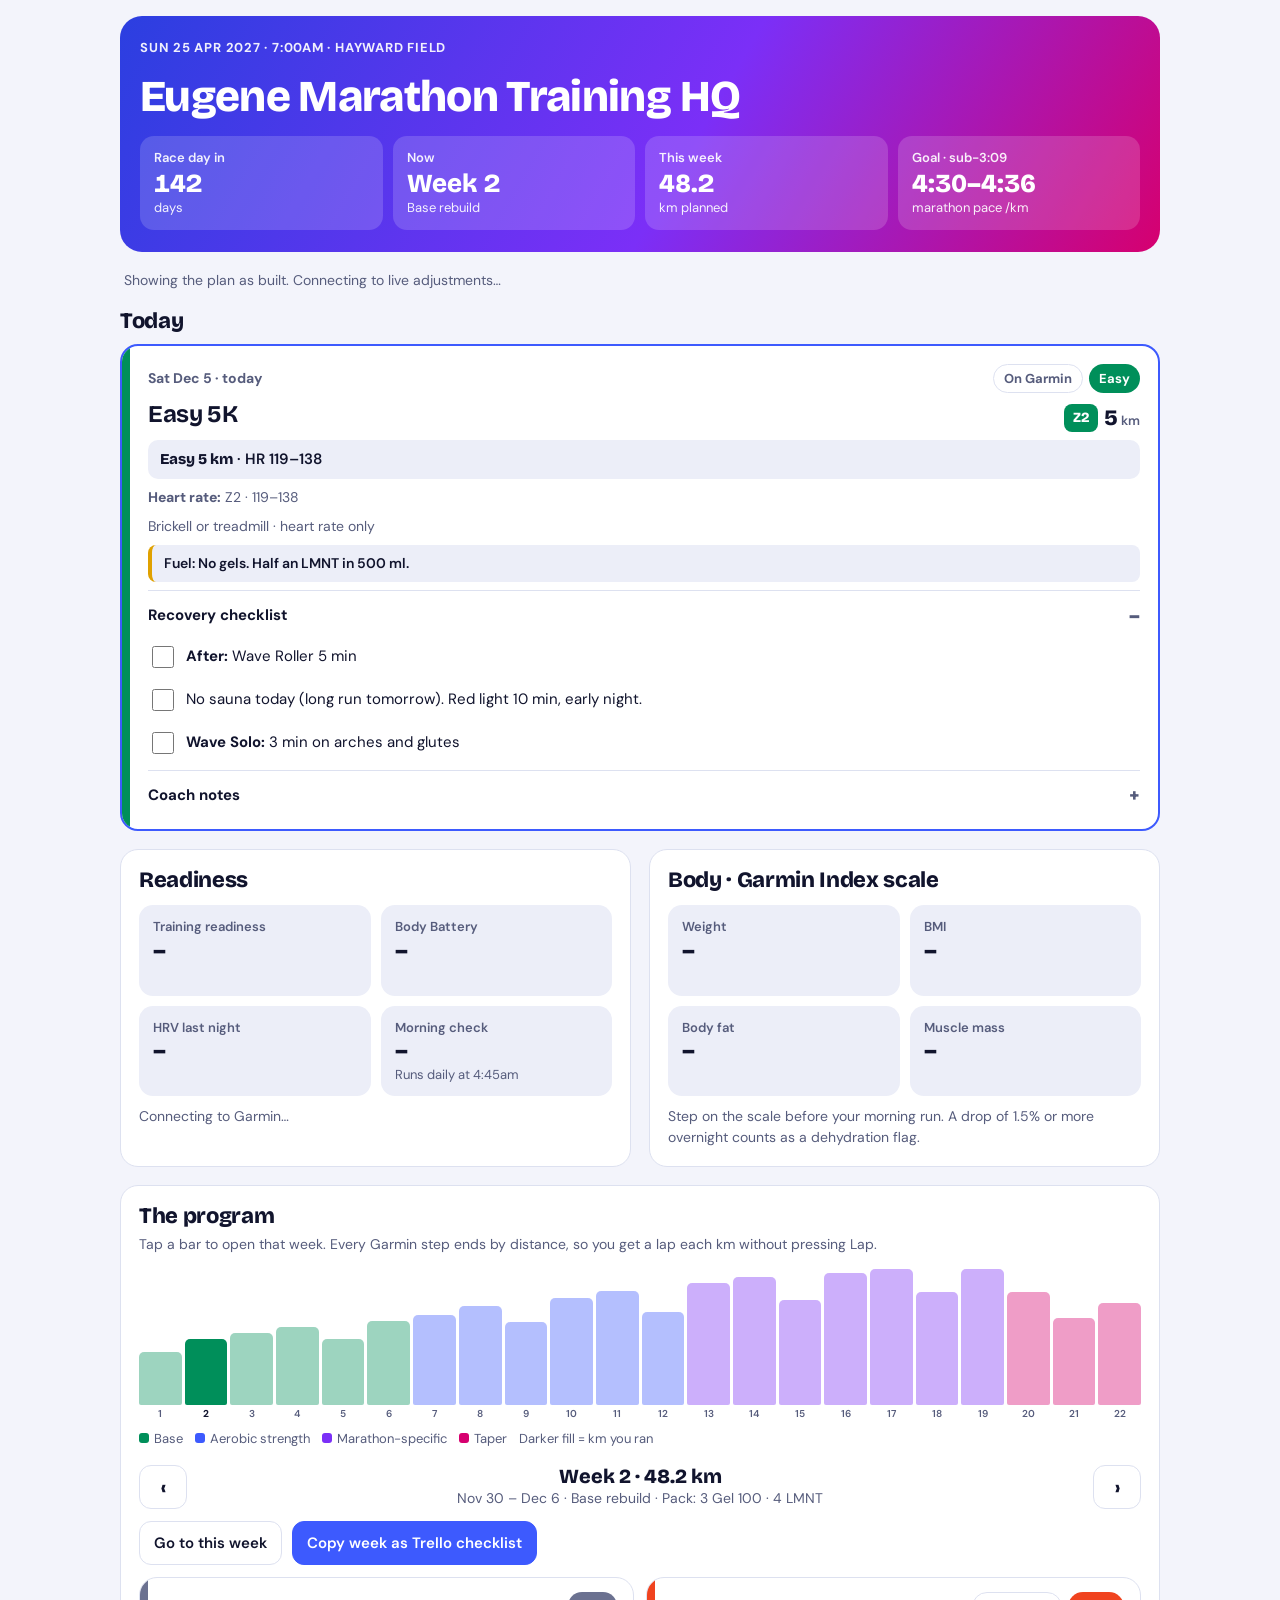
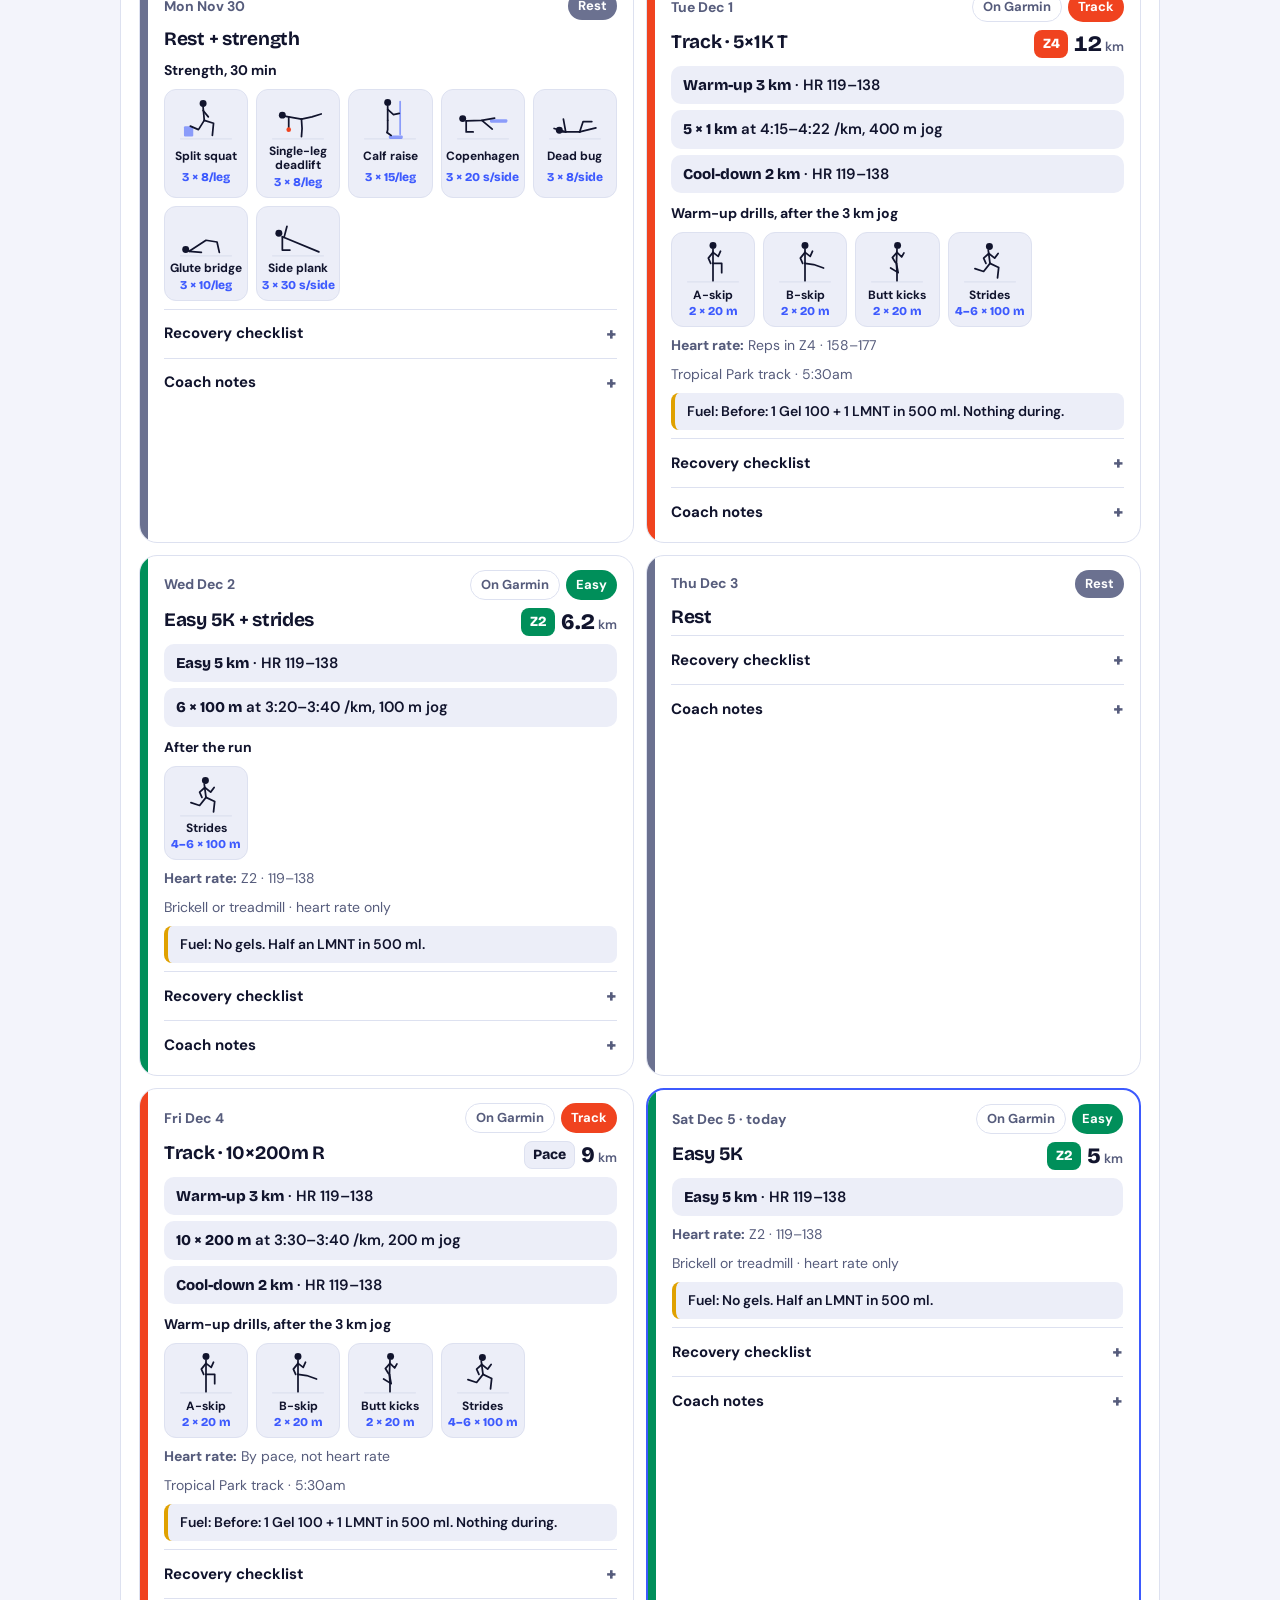
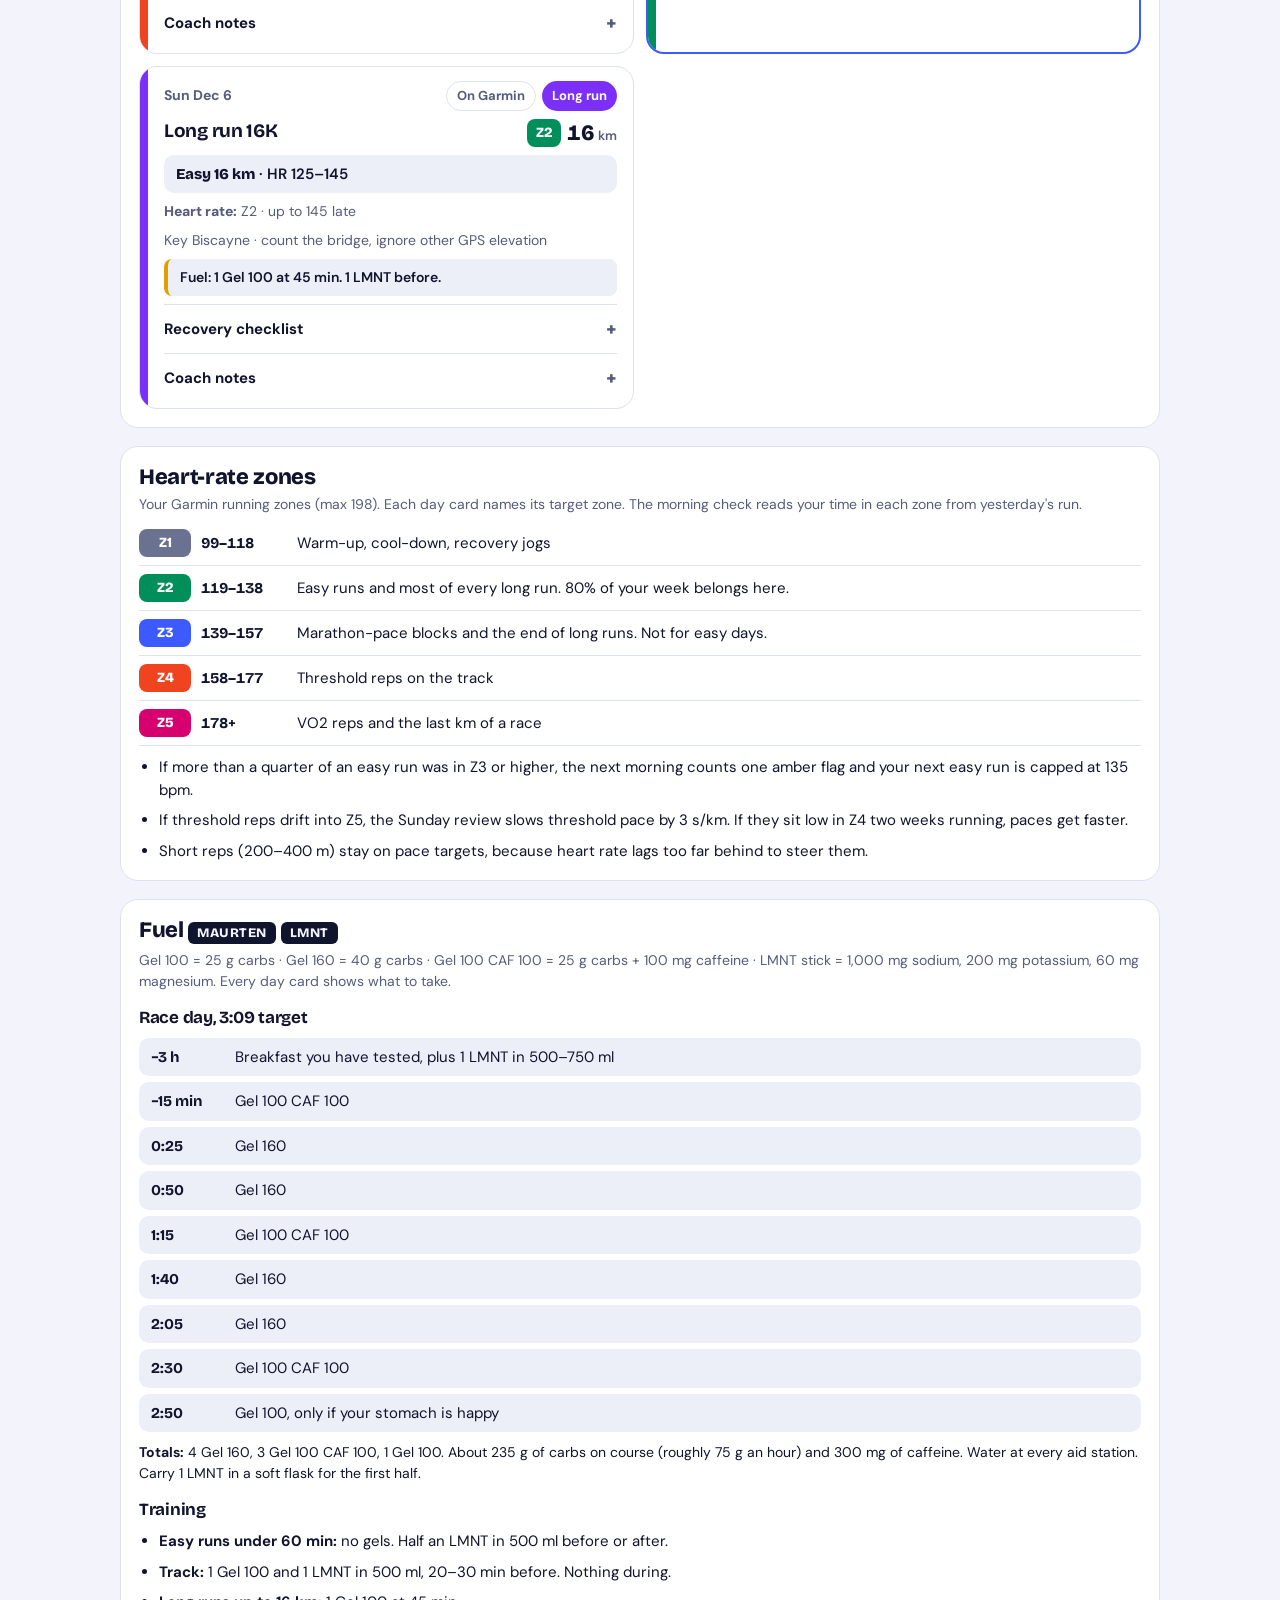
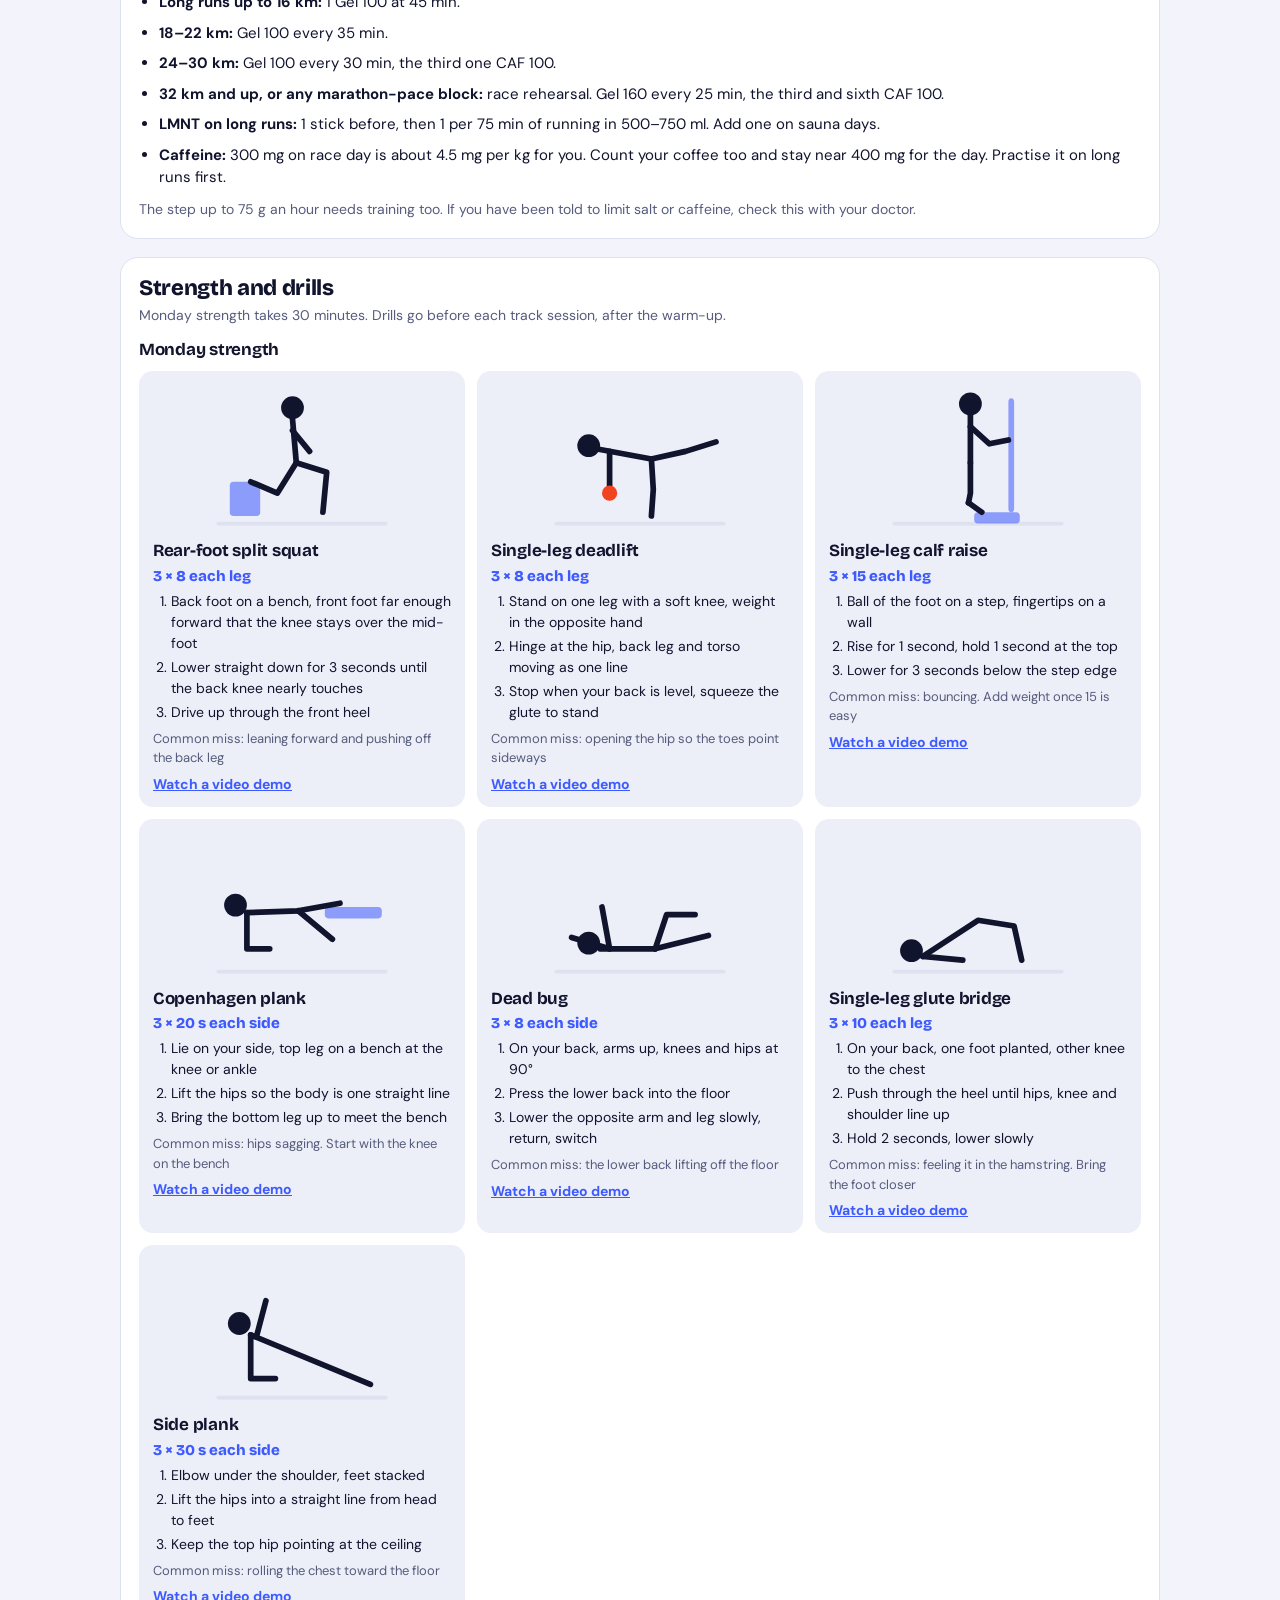
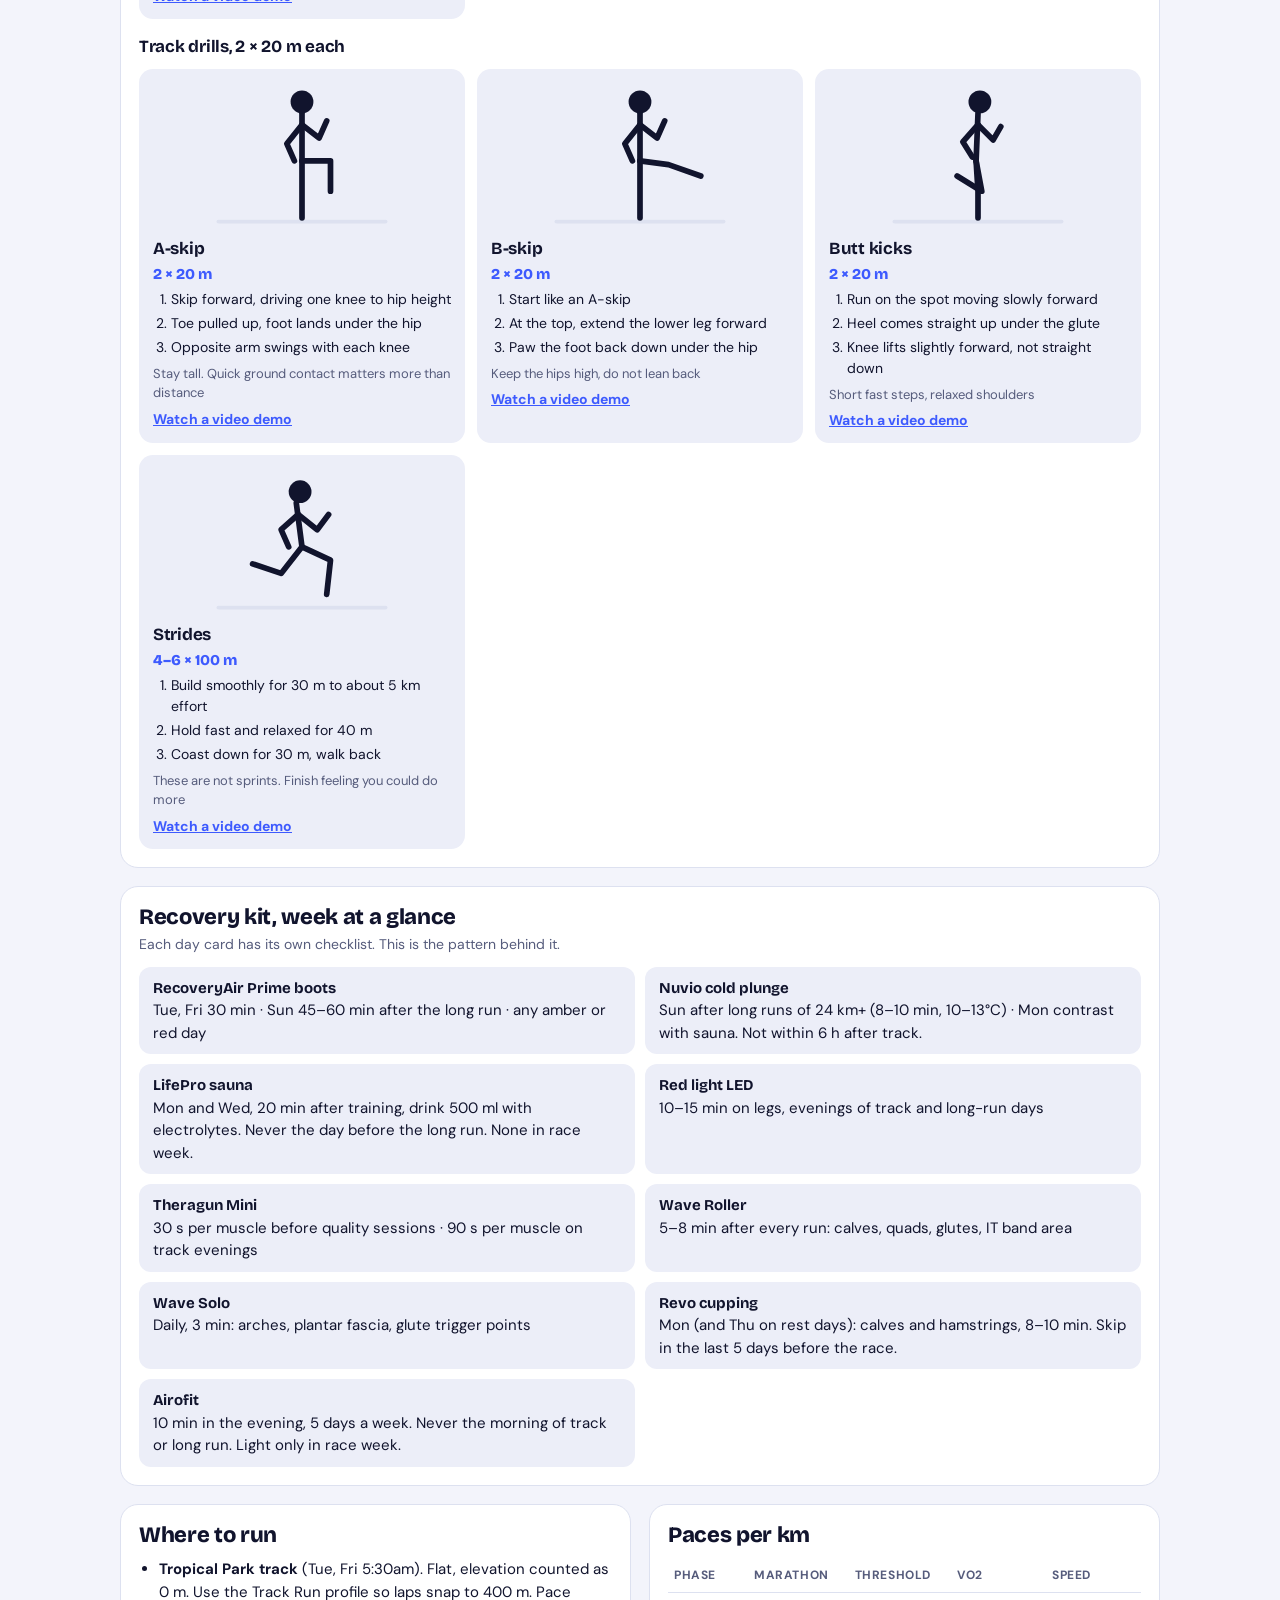
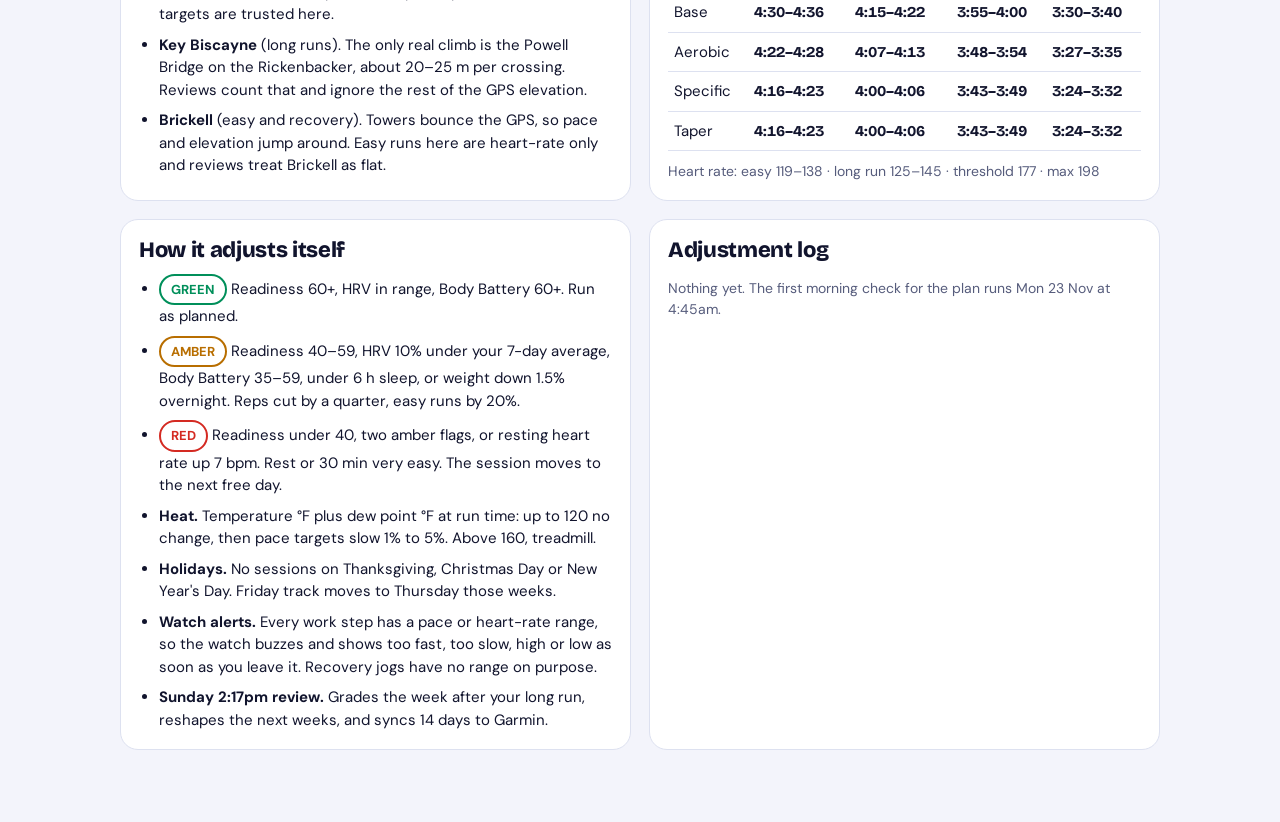
<file: app/index_prev.html>
<!DOCTYPE html>
<html lang="en">
<head>
<meta charset="utf-8">
<meta name="viewport" content="width=device-width, initial-scale=1">
<title>Eugene Marathon Training HQ</title>
<link rel="preconnect" href="https://fonts.googleapis.com">
<link href="https://fonts.googleapis.com/css2?family=Bricolage+Grotesque:wght@600;700;800&family=DM+Sans:wght@400;500;600;700&display=swap" rel="stylesheet">
<style>
/* Mobile-first, one column: hero → today → body & readiness → week picker + day cards → recovery kit → places → rules/log.
   Each session type owns one strong colour. */
:root{
  --bg:#F3F4FB; --card:#FFFFFF; --ink:#11142D; --muted:#565C7C; --line:#DDE1F0; --soft:#ECEEF8;
  --brand:#3D5AFE; --track:#F0431F; --long:#7B2FF7; --easy:#008F5A; --rec:#007F9C; --rest:#6B7190; --race:#D6006F;
  --ok:#008F5A; --warn:#B86E00; --bad:#D42A22; --gold:#E0A100;
  --display:"Bricolage Grotesque",system-ui,sans-serif; --body:"DM Sans",system-ui,-apple-system,sans-serif;
  color-scheme:light;
}
@media (prefers-color-scheme:dark){:root:not([data-theme="light"]){
  --bg:#0A0C1D; --card:#141834; --ink:#F2F4FF; --muted:#A9AFD2; --line:#272C55; --soft:#1B2044;
  --brand:#8496FF; --track:#FF7A59; --long:#B992FF; --easy:#3DDC97; --rec:#4FD3EA; --rest:#9298BA; --race:#FF66B3;
  --ok:#3DDC97; --warn:#FFB84D; --bad:#FF7068; --gold:#FFC93C; color-scheme:dark;}}
:root[data-theme="dark"]{
  --bg:#0A0C1D; --card:#141834; --ink:#F2F4FF; --muted:#A9AFD2; --line:#272C55; --soft:#1B2044;
  --brand:#8496FF; --track:#FF7A59; --long:#B992FF; --easy:#3DDC97; --rec:#4FD3EA; --rest:#9298BA; --race:#FF66B3;
  --ok:#3DDC97; --warn:#FFB84D; --bad:#FF7068; --gold:#FFC93C; color-scheme:dark;}
*{box-sizing:border-box}
html,body{margin:0}
body{background:var(--bg);color:var(--ink);font:16px/1.5 var(--body);padding:0 16px 72px;-webkit-text-size-adjust:100%}
.wrap{max-width:1040px;margin:0 auto;display:grid;gap:18px;grid-template-columns:minmax(0,1fr)}
.wrap>*,.two>*,.daygrid>*,.tiles>*,.kit>*{min-width:0}
html,body{overflow-x:hidden}
h1,h2,h3{font-family:var(--display);margin:0;text-wrap:balance;letter-spacing:-.015em;line-height:1.15}
h2{font-size:22px;font-weight:800}
h3{font-size:17px;font-weight:700}
.n{font-family:var(--display);font-variant-numeric:tabular-nums}
.muted{color:var(--muted)} .small{font-size:14px}
.card{background:var(--card);border:1px solid var(--line);border-radius:18px;padding:18px}
button{font:600 15px var(--body);cursor:pointer;border-radius:12px;border:1px solid var(--line);background:var(--card);color:var(--ink);padding:10px 14px;min-height:44px}
button.primary{background:var(--brand);border-color:var(--brand);color:#fff}
:root[data-theme="dark"] button.primary{color:#0A0C1D}
@media (prefers-color-scheme:dark){:root:not([data-theme="light"]) button.primary{color:#0A0C1D}}
button:focus-visible,summary:focus-visible,input:focus-visible{outline:3px solid var(--brand);outline-offset:2px}

/* hero */
.hero{margin-top:16px;border-radius:22px;padding:22px 20px;color:#fff;background:linear-gradient(120deg,#2B3FE0 0%,#7B2FF7 55%,#D6006F 100%);display:grid;gap:14px}
.hero .eyebrow{font-weight:700;font-size:13px;letter-spacing:.06em;text-transform:uppercase;opacity:.92}
.hero h1{font-size:clamp(28px,7vw,44px);font-weight:800}
.herostats{display:grid;grid-template-columns:repeat(2,1fr);gap:10px}
@media(min-width:720px){.herostats{grid-template-columns:repeat(4,1fr)}}
.hs{background:rgba(255,255,255,.16);border-radius:14px;padding:12px 14px}
.hs .k{font-size:13px;font-weight:600;opacity:.92}
.hs .v{font:800 26px/1.1 var(--display);font-variant-numeric:tabular-nums;margin-top:2px}
.hs .s{font-size:13px;opacity:.92}
.status{font-size:14px;color:var(--muted);padding:0 4px}

/* chips */
.chip{display:inline-flex;align-items:center;gap:6px;font-weight:700;font-size:13px;padding:4px 10px;border-radius:999px;background:var(--soft);color:var(--ink);white-space:nowrap}
.chip.t-track{background:var(--track);color:#fff}.chip.t-long{background:var(--long);color:#fff}.chip.t-easy{background:var(--easy);color:#fff}
.chip.t-recovery{background:var(--rec);color:#fff}.chip.t-rest{background:var(--rest);color:#fff}.chip.t-race{background:var(--race);color:#fff}
:root[data-theme="dark"] .chip[class*="t-"]{color:#0A0C1D}
@media (prefers-color-scheme:dark){:root:not([data-theme="light"]) .chip[class*="t-"]{color:#0A0C1D}}
.chip.green{background:transparent;border:2px solid var(--ok);color:var(--ok)}
.chip.amber{background:transparent;border:2px solid var(--warn);color:var(--warn)}
.chip.red{background:transparent;border:2px solid var(--bad);color:var(--bad)}
.chip.line{background:transparent;border:1.5px solid var(--line);color:var(--muted)}

/* day cards */
.day{background:var(--card);border:1px solid var(--line);border-radius:18px;overflow:hidden;display:grid;grid-template-columns:8px 1fr}
.day .bar{background:var(--rest)}
.day.t-track .bar{background:var(--track)}.day.t-long .bar{background:var(--long)}.day.t-easy .bar{background:var(--easy)}
.day.t-recovery .bar{background:var(--rec)}.day.t-race .bar{background:var(--race)}
.day .in{padding:14px 16px;display:grid;gap:8px;min-width:0;align-content:start}
.day.today{border:2px solid var(--brand)}
.dhead{display:flex;justify-content:space-between;align-items:center;gap:8px;flex-wrap:wrap}
.dwhen{font-weight:700;font-size:14px;color:var(--muted)}
.dtitle{display:flex;justify-content:space-between;align-items:baseline;gap:12px}
.dtitle h3{font-size:19px}
.km{font:800 22px var(--display);font-variant-numeric:tabular-nums;white-space:nowrap}
.km small{font:600 13px var(--body);color:var(--muted)}
.steps{margin:0;padding:0;list-style:none;display:grid;gap:6px}
.steps li{background:var(--soft);border-radius:10px;padding:8px 12px;font-weight:600;font-size:15px}
.steps li b{font-family:var(--display);font-weight:800}
.where{font-size:14px;color:var(--muted)}
.adj{font-size:14px;font-weight:600;color:var(--warn)}
details.more{border-top:1px solid var(--line);padding-top:8px}
details.more summary{cursor:pointer;font-weight:700;font-size:15px;list-style:none;display:flex;justify-content:space-between;align-items:center;min-height:32px}
details.more summary::-webkit-details-marker{display:none}
details.more summary::after{content:"+";font:800 20px var(--display);color:var(--muted)}
details.more[open] summary::after{content:"–"}
.checks{display:grid;gap:4px;margin-top:6px}
.checks label{display:grid;grid-template-columns:26px 1fr;gap:8px;align-items:start;padding:8px 4px;font-size:15px;border-radius:8px}
.checks input{width:22px;height:22px;margin:1px 0 0;accent-color:var(--easy)}
.checks input:checked + span{color:var(--muted);text-decoration:line-through}
.checks b{font-weight:700}
.daygrid{display:grid;gap:12px;grid-template-columns:minmax(0,1fr)}
@media(min-width:860px){.daygrid{grid-template-columns:minmax(0,1fr) minmax(0,1fr)}}
.todaywrap .day .in{padding:18px}
.todaywrap .dtitle h3{font-size:24px}

/* tiles */
.tiles{display:grid;grid-template-columns:repeat(2,1fr);gap:10px;margin-top:12px}
@media(min-width:720px){.tiles{grid-template-columns:repeat(4,1fr)}}
.tile{background:var(--soft);border-radius:14px;padding:12px 14px;min-width:0}
.tile .k{font-size:13px;font-weight:600;color:var(--muted)}
.tile .v{font:800 24px/1.15 var(--display);font-variant-numeric:tabular-nums}
.tile .s{font-size:13px;color:var(--muted);overflow-wrap:anywhere}
.two{display:grid;gap:18px;grid-template-columns:minmax(0,1fr)}
@media(min-width:860px){.two{grid-template-columns:minmax(0,1fr) minmax(0,1fr)}}

/* volume picker */
.vol{display:flex;align-items:flex-end;gap:3px;height:150px;margin-top:14px}
.vol button{flex:1;min-width:0;min-height:0;height:100%;padding:0;border:0;background:transparent;display:flex;flex-direction:column;justify-content:flex-end;align-items:stretch;gap:4px;border-radius:6px}
.vol .b{border-radius:5px 5px 2px 2px;position:relative;opacity:.38}
.vol .b i{position:absolute;left:0;right:0;bottom:0;border-radius:5px 5px 2px 2px;background:inherit;filter:saturate(1.4) brightness(.8)}
.vol button.sel .b{opacity:1}
.vol button.cur .l{color:var(--ink);font-weight:800}
.vol .l{font-size:10px;font-weight:600;color:var(--muted);text-align:center;line-height:1}
.p1{background:var(--easy)}.p2{background:var(--brand)}.p3{background:var(--long)}.p4{background:var(--race)}
.legend{display:flex;gap:12px;flex-wrap:wrap;font-size:13px;color:var(--muted);margin-top:10px}
.legend i{display:inline-block;width:10px;height:10px;border-radius:3px;margin-right:5px}
.weeknav{display:grid;grid-template-columns:48px 1fr 48px;gap:10px;align-items:center;margin:16px 0 12px}
.weeknav button{padding:0;font:800 20px var(--display)}
.weeknav .wt{text-align:center}
.weeknav .wt .a{font:800 20px var(--display)}
.weeknav .wt .b2{font-size:14px;color:var(--muted)}
.wactions{display:flex;gap:10px;flex-wrap:wrap;margin-bottom:12px}

.kit{display:grid;gap:10px;margin-top:12px}
@media(min-width:720px){.kit{grid-template-columns:1fr 1fr}}
.kit div{background:var(--soft);border-radius:12px;padding:10px 14px;font-size:15px}
.kit b{display:block;font-family:var(--display)}
table{border-collapse:collapse;width:100%;font-size:15px;margin-top:10px}
th,td{text-align:left;padding:8px 6px;border-bottom:1px solid var(--line)}
th{font-size:12px;text-transform:uppercase;letter-spacing:.05em;color:var(--muted)}
td.n{font-weight:700}
.tw{overflow-x:auto}
ul.plain{margin:10px 0 0;padding-left:20px;display:grid;gap:8px;font-size:15px}
.logrow{display:grid;grid-template-columns:auto 1fr;gap:6px 10px;padding:10px 0;border-bottom:1px solid var(--line);font-size:15px;align-items:center}
.logrow .w{grid-column:1/-1}

.fuel{font-size:14px;font-weight:600;background:var(--soft);border-left:4px solid var(--gold);border-radius:8px;padding:8px 12px}
.zone{font-weight:800}
.exgrid{display:grid;gap:12px;margin-top:12px;grid-template-columns:minmax(0,1fr)}
@media(min-width:620px){.exgrid{grid-template-columns:repeat(2,minmax(0,1fr))}}
@media(min-width:940px){.exgrid{grid-template-columns:repeat(3,minmax(0,1fr))}}
.ex{background:var(--soft);border-radius:14px;padding:12px 14px;display:grid;gap:6px;align-content:start}
.ex svg{width:100%;max-width:190px;height:auto;justify-self:center;color:var(--ink)}
.ex .dose{font:800 15px var(--display);color:var(--brand)}
.ex ol{margin:0;padding-left:18px;font-size:14px;display:grid;gap:3px}
.ex a{font-weight:700;font-size:14px;color:var(--brand)}
.ex .miss{font-size:13px;color:var(--muted)}
.brand{display:inline-flex;align-items:center;gap:6px;font:800 13px var(--display);letter-spacing:.04em;text-transform:uppercase;padding:3px 9px;border-radius:6px;background:var(--ink);color:var(--bg)}
.timeline{display:grid;gap:6px;margin-top:10px}
.timeline div{display:grid;grid-template-columns:74px 1fr;gap:10px;background:var(--soft);border-radius:10px;padding:8px 12px;font-size:15px}
.timeline b{font-family:var(--display)}
.zrow{display:grid;grid-template-columns:52px 86px 1fr;gap:10px;align-items:center;padding:8px 0;border-bottom:1px solid var(--line);font-size:15px}
.zrow i{display:block;height:28px;border-radius:8px;color:#fff;font:800 14px/28px var(--display);text-align:center;font-style:normal}
.minis{display:grid;grid-template-columns:repeat(auto-fill,minmax(78px,1fr));gap:8px}
.minis button{min-height:0;padding:6px 4px 8px;border:1px solid var(--line);border-radius:12px;background:var(--soft);display:grid;gap:2px;justify-items:center;text-align:center}
.minis svg{width:58px;height:auto;color:var(--ink)}
.minis .nm{font:700 12px/1.2 var(--body)}
.minis .ds{font:800 12px var(--display);color:var(--brand)}
.minihead{font-weight:700;font-size:14px;margin-top:2px}
.ex.flash{outline:3px solid var(--brand)}
.zb{display:inline-block;min-width:34px;padding:0 8px;height:28px;border-radius:8px;color:#fff;font:800 14px/28px var(--display);text-align:center}
.zb.z1{background:#6B7190}.zb.z2{background:#008F5A}.zb.z3{background:#3D5AFE}.zb.z4{background:#F0431F}.zb.z5{background:#D6006F}.zb.zp{background:var(--soft);color:var(--ink);border:1.5px solid var(--line);line-height:25px}
.kmz{display:flex;align-items:center;gap:6px;flex-wrap:wrap;justify-content:flex-end}
dialog#exdlg{border:0;border-radius:20px;padding:0;background:var(--card);color:var(--ink);width:min(420px,calc(100vw - 32px));max-height:calc(100% - 32px)}
dialog#exdlg::backdrop{background:rgba(10,12,29,.6)}
#exdlg .dl{padding:18px 20px 20px;display:grid;gap:10px}
#exdlg svg{width:100%;max-width:240px;height:auto;justify-self:center;color:var(--ink)}
#exdlg ol{margin:0;padding-left:20px;display:grid;gap:6px;font-size:16px}
#exdlg .dose{font:800 18px var(--display);color:var(--brand)}
#exdlg a{font-weight:700;color:var(--brand)}
#exdlg .top{display:flex;justify-content:space-between;align-items:center;gap:10px}
@media (prefers-reduced-motion:reduce){*{transition:none!important;scroll-behavior:auto!important}}
</style>
</head>
<body>
<div class="wrap">

<header class="hero">
  <div class="eyebrow">Sun 25 Apr 2027 · 7:00am · Hayward Field</div>
  <h1>Eugene Marathon Training HQ</h1>
  <div class="herostats">
    <div class="hs"><div class="k">Race day in</div><div class="v" id="countdown">–</div><div class="s">days</div></div>
    <div class="hs"><div class="k">Now</div><div class="v" id="curweek">–</div><div class="s" id="curphase">–</div></div>
    <div class="hs"><div class="k">This week</div><div class="v" id="curkm">–</div><div class="s" id="curkmsub">km planned</div></div>
    <div class="hs"><div class="k">Goal · sub-3:09</div><div class="v" id="mp">–</div><div class="s">marathon pace /km</div></div>
  </div>
</header>
<div class="status" id="syncstatus">Loading plan…</div>

<section class="todaywrap">
  <h2 id="todayhead" style="margin-bottom:10px">Today</h2>
  <div id="today"></div>
</section>

<section class="two">
  <div class="card">
    <h2>Readiness</h2>
    <div class="tiles" style="grid-template-columns:repeat(2,1fr)">
      <div class="tile"><div class="k">Training readiness</div><div class="v" id="m-ready">–</div><div class="s" id="m-ready-s">&nbsp;</div></div>
      <div class="tile"><div class="k">Body Battery</div><div class="v" id="m-bb">–</div><div class="s" id="m-bb-s">&nbsp;</div></div>
      <div class="tile"><div class="k">HRV last night</div><div class="v" id="m-hrv">–</div><div class="s" id="m-hrv-s">&nbsp;</div></div>
      <div class="tile"><div class="k">Morning check</div><div class="v" id="m-flag">–</div><div class="s" id="m-flag-s">Runs daily at 4:45am</div></div>
    </div>
    <p class="small muted" id="live-note" style="margin:10px 0 0">Connecting to Garmin…</p>
  </div>
  <div class="card">
    <h2>Body · Garmin Index scale</h2>
    <div class="tiles" style="grid-template-columns:repeat(2,1fr)">
      <div class="tile"><div class="k">Weight</div><div class="v" id="b-w">–</div><div class="s" id="b-w-s">&nbsp;</div></div>
      <div class="tile"><div class="k">BMI</div><div class="v" id="b-bmi">–</div><div class="s" id="b-bmi-s">&nbsp;</div></div>
      <div class="tile"><div class="k">Body fat</div><div class="v" id="b-bf">–</div><div class="s" id="b-bf-s">&nbsp;</div></div>
      <div class="tile"><div class="k">Muscle mass</div><div class="v" id="b-mm">–</div><div class="s" id="b-mm-s">&nbsp;</div></div>
    </div>
    <p class="small muted" id="body-note" style="margin:10px 0 0">Step on the scale before your morning run. A drop of 1.5% or more overnight counts as a dehydration flag.</p>
  </div>
</section>

<section class="card">
  <h2>The program</h2>
  <p class="small muted" style="margin:4px 0 0">Tap a bar to open that week. Every Garmin step ends by distance, so you get a lap each km without pressing Lap.</p>
  <div class="vol" id="vol" role="group" aria-label="Weekly kilometres, tap to pick a week"></div>
  <div class="legend"><span><i class="p1"></i>Base</span><span><i class="p2"></i>Aerobic strength</span><span><i class="p3"></i>Marathon-specific</span><span><i class="p4"></i>Taper</span><span>Darker fill = km you ran</span></div>
  <div class="weeknav">
    <button id="prev" aria-label="Previous week">‹</button>
    <div class="wt"><div class="a" id="w-title">–</div><div class="b2" id="w-sub">–</div></div>
    <button id="next" aria-label="Next week">›</button>
  </div>
  <div class="wactions">
    <button id="jump">Go to this week</button>
    <button id="copy" class="primary">Copy week as Trello checklist</button>
    <span class="small muted" id="copymsg" style="align-self:center"></span>
  </div>
  <div class="daygrid" id="days"></div>
</section>

<section class="card">
  <h2>Heart-rate zones</h2>
  <p class="small muted" style="margin:4px 0 6px">Your Garmin running zones (max 198). Each day card names its target zone. The morning check reads your time in each zone from yesterday's run.</p>
  <div class="zrow"><i style="background:#6B7190">Z1</i><b class="n">99–118</b><span>Warm-up, cool-down, recovery jogs</span></div>
  <div class="zrow"><i style="background:#008F5A">Z2</i><b class="n">119–138</b><span>Easy runs and most of every long run. 80% of your week belongs here.</span></div>
  <div class="zrow"><i style="background:#3D5AFE">Z3</i><b class="n">139–157</b><span>Marathon-pace blocks and the end of long runs. Not for easy days.</span></div>
  <div class="zrow"><i style="background:#F0431F">Z4</i><b class="n">158–177</b><span>Threshold reps on the track</span></div>
  <div class="zrow"><i style="background:#D6006F">Z5</i><b class="n">178+</b><span>VO2 reps and the last km of a race</span></div>
  <ul class="plain">
    <li>If more than a quarter of an easy run was in Z3 or higher, the next morning counts one amber flag and your next easy run is capped at 135 bpm.</li>
    <li>If threshold reps drift into Z5, the Sunday review slows threshold pace by 3 s/km. If they sit low in Z4 two weeks running, paces get faster.</li>
    <li>Short reps (200–400 m) stay on pace targets, because heart rate lags too far behind to steer them.</li>
  </ul>
</section>

<section class="card">
  <h2>Fuel <span class="brand">Maurten</span> <span class="brand">LMNT</span></h2>
  <p class="small muted" style="margin:6px 0 0">Gel 100 = 25 g carbs · Gel 160 = 40 g carbs · Gel 100 CAF 100 = 25 g carbs + 100 mg caffeine · LMNT stick = 1,000 mg sodium, 200 mg potassium, 60 mg magnesium. Every day card shows what to take.</p>
  <h3 style="margin-top:16px">Race day, 3:09 target</h3>
  <div class="timeline">
    <div><b>−3 h</b><span>Breakfast you have tested, plus 1 LMNT in 500–750 ml</span></div>
    <div><b>−15 min</b><span>Gel 100 CAF 100</span></div>
    <div><b>0:25</b><span>Gel 160</span></div>
    <div><b>0:50</b><span>Gel 160</span></div>
    <div><b>1:15</b><span>Gel 100 CAF 100</span></div>
    <div><b>1:40</b><span>Gel 160</span></div>
    <div><b>2:05</b><span>Gel 160</span></div>
    <div><b>2:30</b><span>Gel 100 CAF 100</span></div>
    <div><b>2:50</b><span>Gel 100, only if your stomach is happy</span></div>
  </div>
  <p class="small" style="margin:10px 0 0"><b>Totals:</b> 4 Gel 160, 3 Gel 100 CAF 100, 1 Gel 100. About 235 g of carbs on course (roughly 75 g an hour) and 300 mg of caffeine. Water at every aid station. Carry 1 LMNT in a soft flask for the first half.</p>
  <h3 style="margin-top:16px">Training</h3>
  <ul class="plain">
    <li><b>Easy runs under 60 min:</b> no gels. Half an LMNT in 500 ml before or after.</li>
    <li><b>Track:</b> 1 Gel 100 and 1 LMNT in 500 ml, 20–30 min before. Nothing during.</li>
    <li><b>Long runs up to 16 km:</b> 1 Gel 100 at 45 min.</li>
    <li><b>18–22 km:</b> Gel 100 every 35 min.</li>
    <li><b>24–30 km:</b> Gel 100 every 30 min, the third one CAF 100.</li>
    <li><b>32 km and up, or any marathon-pace block:</b> race rehearsal. Gel 160 every 25 min, the third and sixth CAF 100.</li>
    <li><b>LMNT on long runs:</b> 1 stick before, then 1 per 75 min of running in 500–750 ml. Add one on sauna days.</li>
    <li><b>Caffeine:</b> 300 mg on race day is about 4.5 mg per kg for you. Count your coffee too and stay near 400 mg for the day. Practise it on long runs first.</li>
  </ul>
  <p class="small muted" style="margin:10px 0 0">The step up to 75 g an hour needs training too. If you have been told to limit salt or caffeine, check this with your doctor.</p>
</section>

<section class="card">
  <h2>Strength and drills</h2>
  <p class="small muted" style="margin:4px 0 0">Monday strength takes 30 minutes. Drills go before each track session, after the warm-up.</p>
  <h3 style="margin-top:14px">Monday strength</h3>
  <div class="exgrid" id="ex-strength"></div>
  <h3 style="margin-top:18px">Track drills, 2 × 20 m each</h3>
  <div class="exgrid" id="ex-drills"></div>
</section>

<section class="card">
  <h2>Recovery kit, week at a glance</h2>
  <p class="small muted" style="margin:4px 0 0">Each day card has its own checklist. This is the pattern behind it.</p>
  <div class="kit">
    <div><b>RecoveryAir Prime boots</b>Tue, Fri 30 min · Sun 45–60 min after the long run · any amber or red day</div>
    <div><b>Nuvio cold plunge</b>Sun after long runs of 24 km+ (8–10 min, 10–13°C) · Mon contrast with sauna. Not within 6 h after track.</div>
    <div><b>LifePro sauna</b>Mon and Wed, 20 min after training, drink 500 ml with electrolytes. Never the day before the long run. None in race week.</div>
    <div><b>Red light LED</b>10–15 min on legs, evenings of track and long-run days</div>
    <div><b>Theragun Mini</b>30 s per muscle before quality sessions · 90 s per muscle on track evenings</div>
    <div><b>Wave Roller</b>5–8 min after every run: calves, quads, glutes, IT band area</div>
    <div><b>Wave Solo</b>Daily, 3 min: arches, plantar fascia, glute trigger points</div>
    <div><b>Revo cupping</b>Mon (and Thu on rest days): calves and hamstrings, 8–10 min. Skip in the last 5 days before the race.</div>
    <div><b>Airofit</b>10 min in the evening, 5 days a week. Never the morning of track or long run. Light only in race week.</div>
  </div>
</section>

<section class="two">
  <div class="card">
    <h2>Where to run</h2>
    <ul class="plain">
      <li><b>Tropical Park track</b> (Tue, Fri 5:30am). Flat, elevation counted as 0 m. Use the Track Run profile so laps snap to 400 m. Pace targets are trusted here.</li>
      <li><b>Key Biscayne</b> (long runs). The only real climb is the Powell Bridge on the Rickenbacker, about 20–25 m per crossing. Reviews count that and ignore the rest of the GPS elevation.</li>
      <li><b>Brickell</b> (easy and recovery). Towers bounce the GPS, so pace and elevation jump around. Easy runs here are heart-rate only and reviews treat Brickell as flat.</li>
    </ul>
  </div>
  <div class="card">
    <h2>Paces per km</h2>
    <div class="tw"><table><thead><tr><th>Phase</th><th>Marathon</th><th>Threshold</th><th>VO2</th><th>Speed</th></tr></thead><tbody id="paces"></tbody></table></div>
    <p class="small muted" style="margin:10px 0 0">Heart rate: easy 119–138 · long run 125–145 · threshold 177 · max 198</p>
  </div>
</section>

<section class="two">
  <div class="card">
    <h2>How it adjusts itself</h2>
    <ul class="plain">
      <li><span class="chip green">GREEN</span> Readiness 60+, HRV in range, Body Battery 60+. Run as planned.</li>
      <li><span class="chip amber">AMBER</span> Readiness 40–59, HRV 10% under your 7-day average, Body Battery 35–59, under 6 h sleep, or weight down 1.5% overnight. Reps cut by a quarter, easy runs by 20%.</li>
      <li><span class="chip red">RED</span> Readiness under 40, two amber flags, or resting heart rate up 7 bpm. Rest or 30 min very easy. The session moves to the next free day.</li>
      <li><b>Heat.</b> Temperature °F plus dew point °F at run time: up to 120 no change, then pace targets slow 1% to 5%. Above 160, treadmill.</li>
      <li><b>Holidays.</b> No sessions on Thanksgiving, Christmas Day or New Year's Day. Friday track moves to Thursday those weeks.</li>
      <li><b>Watch alerts.</b> Every work step has a pace or heart-rate range, so the watch buzzes and shows too fast, too slow, high or low as soon as you leave it. Recovery jogs have no range on purpose.</li>
      <li><b>Sunday 2:17pm review.</b> Grades the week after your long run, reshapes the next weeks, and syncs 14 days to Garmin.</li>
    </ul>
  </div>
  <div class="card">
    <h2>Adjustment log</h2>
    <div id="log"><p class="small muted">Nothing yet. The first morning check for the plan runs Mon 23 Nov at 4:45am.</p></div>
  </div>
</section>
</div>
<dialog id="exdlg" aria-labelledby="exdlg-t"><div class="dl">
  <div class="top"><h2 id="exdlg-t"></h2><button id="exdlg-x" aria-label="Close">Close</button></div>
  <div id="exdlg-b" style="display:grid;gap:10px"></div>
</div></dialog>

<script>
(async function(){
const $=id=>document.getElementById(id);
const RACE=new Date("2027-04-25T07:00:00-07:00");
const pad=n=>String(n).padStart(2,"0");
const iso=d=>d.getFullYear()+"-"+pad(d.getMonth()+1)+"-"+pad(d.getDate());
const todayISO=iso(new Date());
const esc=s=>String(s??"").replace(/[&<>"]/g,c=>({"&":"&amp;","<":"&lt;",">":"&gt;",'"':"&quot;"}[c]));
const fmt=s=>new Date(s+"T12:00:00").toLocaleDateString(undefined,{day:"numeric",month:"short"});
const TYPE={track:"Track",long:"Long run",easy:"Easy",recovery:"Recovery",rest:"Rest",race:"Race"};
let PLAN,WEEKS={},DAILY={},STATUS=null,SEL=null,BODY=null;
const store={get(k){try{return localStorage.getItem(k)}catch(e){return null}},set(k,v){try{localStorage.setItem(k,v)}catch(e){}}};

try{PLAN=await (await fetch("plan.json")).json();}catch(e){$("syncstatus").textContent="Could not load the plan file. Reload the page.";return;}
PLAN.weeks.forEach(w=>WEEKS[w.id]=w);
const sorted=()=>Object.values(WEEKS).sort((a,b)=>a.week-b.week);
const started=()=>todayISO>=PLAN.weeks[0].start;
function curWeek(){let c=null;for(const w of sorted()) if(w.start<=todayISO) c=w;return c||WEEKS.W01;}
function findDay(d){for(const w of sorted()) for(const x of w.days) if(x.date===d) return {w,d:x};return null;}

function stepLines(steps){
  const tg=t=>!t?"":(t[0]==="hr"?"HR "+t[1]+"–"+t[2]:t[1]+"–"+t[2]+" /km");
  const dist=m=>m>=1000?(m/1000)+" km":m+" m";
  const out=[];
  for(const s of steps||[]){
    if(s.rep){const w=s.steps.find(x=>x.k!=="recovery"),r=s.steps.find(x=>x.k==="recovery");
      out.push(`<b>${s.rep} × ${dist(w.d*(w.n||1))}</b> at ${tg(w.tgt)}${r?(r.tgt?`, then ${dist(r.d*(r.n||1))} easy`:`, ${dist(r.d)} jog`):""}`);}
    else{const km=dist(s.d*s.n);const lab=s.k==="warmup"?"Warm-up":s.k==="cooldown"?"Cool-down":(s.tgt&&s.tgt[0]==="pace"?"At pace":"Easy");
      out.push(`<b>${lab} ${km}</b> · ${tg(s.tgt)}`);}
  }
  return out;
}
function place(d){
  if(d.type==="race") return d.title.includes("EUGENE")?"Eugene, Oregon":"Race course";
  if(d.type==="track") return d.holiday||/Moved from/.test(d.adjustNote||"")?"Tropical Park or any track":"Tropical Park track · 5:30am";
  if(d.type==="long") return "Key Biscayne · count the bridge, ignore other GPS elevation";
  if(d.type==="easy"||d.type==="recovery") return "Brickell or treadmill · heart rate only";
  return "";
}
// Recovery checklist by day type. An agent can override with day.recovery (array of strings).
function recovery(d,w){
  if(Array.isArray(d.recovery)&&d.recovery.length) return d.recovery;
  const dt=new Date(d.date+"T12:00:00");const daysToRace=Math.round((new Date("2027-04-25T12:00:00")-dt)/864e5);
  const r=[];const air=daysToRace<=6?"Airofit: 5 min light breathing, evening":"Airofit: 10 min, evening";
  if(d.type==="race"&&daysToRace===0) return ["Before: Theragun Mini 30 s each on calves, quads, glutes","After: walk 10 min, eat and drink first","Later: RecoveryAir boots 45–60 min","Evening: cold plunge 8 min or cool bath, red light 15 min","No sauna today"];
  if(daysToRace>0&&daysToRace<=3){
    return ["Wave Solo: 3 min on arches and glutes","RecoveryAir boots: 20 min, low pressure","Red light: 10 min on legs","No sauna, cold plunge or cupping until after the race"].concat(daysToRace>=2?[air]:[]);
  }
  if(d.type==="track"||d.type==="race"){
    r.push("Before: Theragun Mini 30 s each on calves, quads, glutes");
    r.push("After: Wave Roller 8 min (calves, quads, glutes)");
    r.push("Afternoon: RecoveryAir boots 30 min");
    r.push("Evening: Theragun Mini 90 s per muscle, then red light 10–15 min on legs");
    r.push("Skip the cold plunge for 6 h after this session");
  }else if(d.type==="long"){
    r.push("Before: Theragun Mini 30 s each on calves, quads, glutes");
    r.push(d.km>=24?"Within 1 h: cold plunge 8–10 min at 10–13°C":"After: cold plunge 5 min (optional)");
    r.push("Afternoon: RecoveryAir boots "+(d.km>=24?"45–60":"30")+" min");
    r.push("Evening: Wave Roller 5 min light, red light 15 min on legs");
    r.push("No sauna or cupping today");
  }else if(d.type==="easy"){
    r.push("After: Wave Roller 5 min");
    if(d.dow==="Wed"&&daysToRace>6) r.push("Sauna 20 min after the run, drink 500 ml with electrolytes");
    if(d.dow==="Sat") r.push("No sauna today (long run tomorrow). Red light 10 min, early night.");
    else r.push("Red light: 10 min on legs");
  }else{ // rest / recovery
    if(d.holiday){ r.push("Holiday: Wave Roller 5 min and a 20 min walk are plenty"); }
    else if(d.dow==="Mon"){
      if(d.type==="rest") r.push("Strength 30 min: single-leg squats, RDLs, calf raises, core");
      if(daysToRace>6) r.push("Sauna 20–25 min, then cold plunge 3 min");
      if(daysToRace>5) r.push("Revo cupping: calves and hamstrings, 8–10 min");
      r.push("RecoveryAir boots 30 min");
    }else{
      r.push("Morning: cold plunge 5 min (optional)");
      if(daysToRace>5) r.push("Revo cupping: calves and hamstrings, 8 min");
      r.push("Mobility 15 min, red light 10 min");
    }
  }
  r.push("Wave Solo: 3 min on arches and glutes");
  if(d.dow!=="Sun"&&d.dow!=="Sat") r.push(air);
  return r;
}
function zoneOf(d){
  if(d.type==="rest")return "";
  if(d.type==="easy")return "Z2 · 119–138";
  if(d.type==="recovery")return "Z1–Z2 · under 132";
  if(d.type==="long")return /MP/.test(d.title)?"Z2, then Z3 on the pace block":"Z2 · up to 145 late";
  if(d.type==="race")return d.title.includes("EUGENE")?"Z3–Z4, Z5 only after 38 km":"Z4";
  if(/ T$/.test(d.title))return "Reps in Z4 · 158–177";
  if(/ I$/.test(d.title))return "Reps reach Z5 · 178+";
  if(/ MP$/.test(d.title))return "Reps in Z3–low Z4";
  return "By pace, not heart rate";
}
function fuel(d){
  const z={text:"",g100:0,g160:0,caf:0,l:0};
  if(d.type==="rest")return z;
  if(d.type==="easy"||d.type==="recovery")return {...z,text:"No gels. Half an LMNT in 500 ml.",l:.5};
  if(d.type==="track")return {...z,text:"Before: 1 Gel 100 + 1 LMNT in 500 ml. Nothing during.",g100:1,l:1};
  if(d.type==="race"&&d.title.includes("EUGENE"))return {...z,text:"Race plan: 4 Gel 160, 3 CAF 100, 1 Gel 100, 2 LMNT.",g160:4,caf:3,g100:1,l:2};
  if(d.type==="race")return {...z,text:"CAF 100 15 min before, Gel 160 at 30 and 60 min. 1 LMNT before.",caf:1,g160:2,l:1};
  const min=d.km*5.4,l=1+Math.floor(min/75),hasMP=/MP/.test(d.title);
  if(d.km<=16)return {...z,text:"1 Gel 100 at 45 min. 1 LMNT before.",g100:1,l:1};
  if(d.km<=22){const n=Math.floor(min/35);return {...z,text:n+" Gel 100, one every 35 min. "+l+" LMNT.",g100:n,l};}
  if(d.km<32&&!hasMP){const n=Math.floor((min-5)/30);return {...z,text:(n-1)+" Gel 100 + 1 CAF 100 (the third), one every 30 min. "+l+" LMNT.",g100:n-1,caf:1,l};}
  const n=Math.floor((min-5)/25),c=n>=6?2:1;
  return {...z,text:"Race rehearsal: "+(n-c)+" Gel 160 + "+c+" CAF 100 ("+(c===2?"third and sixth":"the third")+"), one every 25 min. "+l+" LMNT.",g160:n-c,caf:c,l};
}
function weekFuel(w){const t={g100:0,g160:0,caf:0,l:0};for(const d of w.days){const f=fuel(d);for(const k in t)t[k]+=f[k];}
  return [t.g100&&t.g100+" Gel 100",t.g160&&t.g160+" Gel 160",t.caf&&t.caf+" CAF 100",t.l&&Math.ceil(t.l)+" LMNT"].filter(Boolean).join(" · ");}
// original stick-figure thumbnails: h = head centre, l = limb polylines, b = boxes/props
const FIG={
 split:{h:[45,13],l:[[45,19,47,42],[47,42,63,47,61,68],[47,42,37,58,23,52],[45,25,54,36]],b:[[12,52,16,18]]},
 rdl:{h:[23,33],l:[[29,35,56,40],[56,40,57,56,56,70],[56,40,74,36,90,31],[34,36,34,54]],c:[[34,58,4]]},
 calf:{h:[46,11],l:[[46,17,46,42],[46,42,46,58,45,63],[45,63,52,68],[46,23,56,32,66,30]],b:[[48,68,24,6],[66,8,3,60]]},
 cope:{h:[15,39],l:[[21,43,48,42,70,38],[21,43,21,62,33,62],[48,42,66,57]],b:[[62,40,30,6]]},
 bug:{h:[23,59],l:[[29,62,58,62],[34,62,30,40],[34,62,14,56],[58,62,64,44,79,44],[58,62,86,55]]},
 bridge:{h:[15,63],l:[[21,66,50,47,69,50,73,68],[21,66,42,68]]},
 side:{h:[17,35],l:[[23,41,86,67],[23,41,23,64,36,64],[26,42,31,23]]},
 askip:{h:[50,11],l:[[50,17,50,42],[50,42,50,58,50,72],[50,42,65,42,65,58],[50,23,42,33,46,42],[50,23,59,30,63,21]]},
 bskip:{h:[50,11],l:[[50,17,50,42],[50,42,50,58,50,72],[50,42,65,44,82,50],[50,23,42,33,46,42],[50,23,59,30,63,21]]},
 butt:{h:[51,11],l:[[50,17,49,42],[49,42,50,58,50,72],[49,42,52,58,39,50],[50,23,42,32,47,40],[50,23,58,31,62,24]]},
 stride:{h:[49,13],l:[[47,19,50,42],[50,42,65,49,63,67],[50,42,39,56,24,51],[48,25,39,33,43,42],[48,25,58,33,64,25]]}
};
function fig(k){const f=FIG[k];let s=`<svg viewBox="0 0 100 80" aria-hidden="true" fill="none" stroke="currentColor" stroke-width="3" stroke-linecap="round" stroke-linejoin="round"><line x1="6" y1="74" x2="94" y2="74" stroke="var(--line)" stroke-width="2"/>`;
  for(const b of f.b||[])s+=`<rect x="${b[0]}" y="${b[1]}" width="${b[2]}" height="${b[3]}" rx="2" fill="var(--brand)" stroke="none" opacity=".55"/>`;
  for(const l of f.l){let p="";for(let i=0;i<l.length;i+=2)p+=l[i]+","+l[i+1]+" ";s+=`<polyline points="${p.trim()}"/>`;}
  for(const c of f.c||[])s+=`<circle cx="${c[0]}" cy="${c[1]}" r="${c[2]}" fill="var(--track)" stroke="none"/>`;
  return s+`<circle cx="${f.h[0]}" cy="${f.h[1]}" r="6" fill="currentColor" stroke="none"/></svg>`;}
const EX={strength:[
 ["split","Rear-foot split squat","3 × 8 each leg",["Back foot on a bench, front foot far enough forward that the knee stays over the mid-foot","Lower straight down for 3 seconds until the back knee nearly touches","Drive up through the front heel"],"Common miss: leaning forward and pushing off the back leg"],
 ["rdl","Single-leg deadlift","3 × 8 each leg",["Stand on one leg with a soft knee, weight in the opposite hand","Hinge at the hip, back leg and torso moving as one line","Stop when your back is level, squeeze the glute to stand"],"Common miss: opening the hip so the toes point sideways"],
 ["calf","Single-leg calf raise","3 × 15 each leg",["Ball of the foot on a step, fingertips on a wall","Rise for 1 second, hold 1 second at the top","Lower for 3 seconds below the step edge"],"Common miss: bouncing. Add weight once 15 is easy"],
 ["cope","Copenhagen plank","3 × 20 s each side",["Lie on your side, top leg on a bench at the knee or ankle","Lift the hips so the body is one straight line","Bring the bottom leg up to meet the bench"],"Common miss: hips sagging. Start with the knee on the bench"],
 ["bug","Dead bug","3 × 8 each side",["On your back, arms up, knees and hips at 90°","Press the lower back into the floor","Lower the opposite arm and leg slowly, return, switch"],"Common miss: the lower back lifting off the floor"],
 ["bridge","Single-leg glute bridge","3 × 10 each leg",["On your back, one foot planted, other knee to the chest","Push through the heel until hips, knee and shoulder line up","Hold 2 seconds, lower slowly"],"Common miss: feeling it in the hamstring. Bring the foot closer"],
 ["side","Side plank","3 × 30 s each side",["Elbow under the shoulder, feet stacked","Lift the hips into a straight line from head to feet","Keep the top hip pointing at the ceiling"],"Common miss: rolling the chest toward the floor"]],
 drills:[
 ["askip","A-skip","2 × 20 m",["Skip forward, driving one knee to hip height","Toe pulled up, foot lands under the hip","Opposite arm swings with each knee"],"Stay tall. Quick ground contact matters more than distance"],
 ["bskip","B-skip","2 × 20 m",["Start like an A-skip","At the top, extend the lower leg forward","Paw the foot back down under the hip"],"Keep the hips high, do not lean back"],
 ["butt","Butt kicks","2 × 20 m",["Run on the spot moving slowly forward","Heel comes straight up under the glute","Knee lifts slightly forward, not straight down"],"Short fast steps, relaxed shoulders"],
 ["stride","Strides","4–6 × 100 m",["Build smoothly for 30 m to about 5 km effort","Hold fast and relaxed for 40 m","Coast down for 30 m, walk back"],"These are not sprints. Finish feeling you could do more"]]};
function renderEx(){for(const g of ["strength","drills"])$("ex-"+g).innerHTML=EX[g].map(e=>`<div class="ex" id="tut-${e[0]}">${fig(e[0])}<h3>${e[1]}</h3><div class="dose">${e[2]}</div><ol>${e[3].map(x=>`<li>${x}</li>`).join("")}</ol><div class="miss">${e[4]}</div><a href="https://www.youtube.com/results?search_query=${encodeURIComponent(e[1]+" exercise for runners technique")}" target="_blank" rel="noopener">Watch a video demo</a></div>`).join("");}
const SHORT={split:"Split squat",rdl:"Single-leg deadlift",calf:"Calf raise",cope:"Copenhagen",bug:"Dead bug",bridge:"Glute bridge",side:"Side plank",askip:"A-skip",bskip:"B-skip",butt:"Butt kicks",stride:"Strides"};
const DOSE={};
for(const g in EX)for(const e of EX[g])DOSE[e[0]]=e[2].replace(' each leg','/leg').replace(' each side','/side');
function minis(d){
  const race=Math.round((new Date("2027-04-25T12:00:00")-new Date(d.date+"T12:00:00"))/864e5);
  let head="",keys=[];
  if(d.type==="track"){head="Warm-up drills, after the 3 km jog";keys=["askip","bskip","butt","stride"];}
  else if(d.dow==="Mon"&&!d.holiday&&race>6&&(d.type==="rest"||d.type==="recovery")){head="Strength, 30 min";keys=["split","rdl","calf","cope","bug","bridge","side"];}
  else if(/strides/i.test(d.title)){head="After the run";keys=["stride"];}
  if(!keys.length)return "";
  return `<div class="minihead">${head}</div><div class="minis">${keys.map(k=>`<button data-ex="${k}" aria-label="${SHORT[k]}, open tutorial">${fig(k)}<span class="nm">${SHORT[k]}</span><span class="ds">${DOSE[k]||""}</span></button>`).join("")}</div>`;
}
function zoneBadges(d){
  const b=(n)=>`<span class="zb z${n}" title="Heart-rate zone ${n}">Z${n}</span>`;
  if(d.type==="rest")return "";
  if(d.type==="easy")return b(2);
  if(d.type==="recovery")return b(1);
  if(d.type==="long")return /MP/.test(d.title)?b(2)+b(3):b(2);
  if(d.type==="race")return d.title.includes("EUGENE")?b(3)+b(4):b(4);
  if(/ T$/.test(d.title))return b(4);
  if(/ I$/.test(d.title))return b(5);
  if(/ MP$/.test(d.title))return b(3);
  return `<span class="zb zp" title="Run by pace">Pace</span>`;
}
function openEx(k){
  let e=null;for(const g in EX)for(const x of EX[g])if(x[0]===k)e=x;if(!e)return;
  const dlg=$("exdlg");$("exdlg-t").textContent=e[1];
  $("exdlg-b").innerHTML=`${fig(k)}<div class="dose">${e[2]}</div><ol>${e[3].map(x=>`<li>${x}</li>`).join("")}</ol><div class="small muted">${e[4]}</div><a href="https://www.youtube.com/results?search_query=${encodeURIComponent(e[1]+" exercise for runners technique")}" target="_blank" rel="noopener">Watch a video demo</a>`;
  if(typeof dlg.showModal==="function"){if(!dlg.open)dlg.showModal();}
  else{const t=$("tut-"+k);if(t)t.scrollIntoView({block:"center"});}
}
function flagChip(f){return f?`<span class="chip ${esc(f)}">${esc(f.toUpperCase())}</span>`:"";}
function dayCard(d,w,big){
  const isT=d.date===todayISO;const daily=DAILY[d.date];
  const rec=recovery(d,w);
  const checks=rec.map((t,i)=>{const k="rc:"+d.date+":"+i;const m=t.match(/^([^:]{2,22}):\s*(.*)$/);
    return `<label><input type="checkbox" id="c-${d.date}-${i}${big?"-t":""}" data-k="${k}" ${store.get(k)==="1"?"checked":""}><span>${m?`<b>${esc(m[1])}:</b> ${esc(m[2])}`:esc(t)}</span></label>`;}).join("");
  const steps=stepLines(d.steps).map(s=>`<li>${s}</li>`).join("");
  const sync=d.status==="done"?`<span class="chip green">Done</span>`:d.status==="missed"?`<span class="chip red">Missed</span>`:d.garminWorkoutId?`<span class="chip line">On Garmin</span>`:"";
  return `<article class="day t-${esc(d.type)} ${isT?"today":""}"><div class="bar"></div><div class="in">
    <div class="dhead"><span class="dwhen">${esc(d.dow)} ${fmt(d.date)}${isT?" · today":""}</span><span style="display:flex;gap:6px;flex-wrap:wrap">${daily&&isT?flagChip(daily.flag):""}${sync}<span class="chip t-${esc(d.type)}">${TYPE[d.type]||esc(d.type)}</span></span></div>
    <div class="dtitle"><h3>${esc(d.title)}</h3><span class="kmz">${zoneBadges(d)}${d.km?`<span class="km">${d.km}<small> km</small></span>`:""}</span></div>
    ${d.adjustNote?`<div class="adj">Adjusted: ${esc(d.adjustNote)}</div>`:""}
    ${steps?`<ul class="steps">${steps}</ul>`:""}
    ${minis(d)}
    ${zoneOf(d)?`<div class="where"><span class="zone">Heart rate:</span> ${esc(zoneOf(d))}</div>`:""}
    ${place(d)?`<div class="where">${esc(place(d))}</div>`:""}
    ${fuel(d).text?`<div class="fuel">Fuel: ${esc(fuel(d).text)}</div>`:""}
    <details class="more" ${big?"open":""}><summary>Recovery checklist</summary><div class="checks">${checks}</div></details>
    ${d.desc?`<details class="more"><summary>Coach notes</summary><p class="small muted" style="margin:6px 0 0">${esc(d.desc)}</p></details>`:""}
  </div></article>`;
}
function renderHero(){
  $("countdown").textContent=Math.max(0,Math.ceil((RACE-new Date())/864e5));
  const w=started()?curWeek():WEEKS.W01;
  $("curweek").textContent=started()?"Week "+w.week:"Starts 23 Nov";
  $("curphase").textContent=w.phaseName;
  $("curkm").textContent=(w.actualKm!=null?w.actualKm+" / ":"")+w.plannedKm;
  $("curkmsub").textContent=w.actualKm!=null?"km run / planned":(started()?"km planned":"km in week 1");
  const mp=PLAN.meta.paces[String(w.phase)].MP;$("mp").textContent=mp[0]+"–"+mp[1];
}
function renderToday(){
  let f=findDay(todayISO);
  if(!started()||!f){f=findDay(PLAN.weeks[0].start);$("todayhead").textContent="First day · Mon 23 Nov";}
  $("today").innerHTML=dayCard(f.d,f.w,true);
}
function renderVol(){
  const ws=sorted(),max=110,cur=curWeek().id;
  $("vol").innerHTML=ws.map(w=>{const h=Math.round(w.plannedKm/max*100);const a=w.actualKm!=null?Math.min(100,Math.round(w.actualKm/w.plannedKm*100)):0;
    return `<button data-w="${w.id}" class="${w.id===SEL?"sel":""} ${w.id===cur&&started()?"cur":""}" aria-label="Week ${w.week}, ${w.plannedKm} km planned" aria-pressed="${w.id===SEL}"><div class="b p${w.phase}" style="height:${h}%"><i style="height:${a}%"></i></div><div class="l">${w.week}</div></button>`;}).join("");
}
function renderWeek(){
  const w=WEEKS[SEL];const end=new Date(w.start+"T12:00:00");end.setDate(end.getDate()+6);
  $("w-title").textContent="Week "+w.week+" · "+(w.actualKm!=null?w.actualKm+" / ":"")+w.plannedKm+" km";
  $("w-sub").textContent=fmt(w.start)+" – "+fmt(iso(end))+" · "+w.phaseName+(w.zoneSplit?" · "+w.zoneSplit.easyPct+"% easy zones":"")+(w.reviewNote?" · "+w.reviewNote:"")+" · Pack: "+weekFuel(w);
  $("days").innerHTML=w.days.map(d=>dayCard(d,w,false)).join("");
  $("prev").disabled=w.week===1;$("next").disabled=w.week===22;
}
function renderPaces(){
  const names={1:"Base",2:"Aerobic",3:"Specific",4:"Taper"};
  $("paces").innerHTML=Object.entries(PLAN.meta.paces).map(([k,v])=>`<tr><td>${names[k]}</td><td class="n">${v.MP[0]}–${v.MP[1]}</td><td class="n">${v.T[0]}–${v.T[1]}</td><td class="n">${v.I[0]}–${v.I[1]}</td><td class="n">${v.R[0]}–${v.R[1]}</td></tr>`).join("");
}
function renderLog(){
  const rows=Object.values(DAILY).sort((a,b)=>a.date<b.date?1:-1).slice(0,14);
  if(rows.length) $("log").innerHTML=rows.map(r=>`<div class="logrow"><b>${fmt(r.date)}</b><span>${flagChip(r.flag)}</span><span class="w">${esc(r.decision||"")}${r.heat?` <span class="muted">· ${esc(r.heat)}</span>`:""}</span></div>`).join("");
  const t=DAILY[todayISO];if(t){$("m-flag").innerHTML=flagChip(t.flag);$("m-flag-s").textContent=t.decision||"";}
}
function renderBody(){
  const b=BODY;if(!b) return;
  if(b.weightKg!=null){$("b-w").textContent=b.weightKg.toFixed(1)+" kg";$("b-w-s").textContent=(b.avg7!=null?"7-day avg "+b.avg7.toFixed(1)+" kg":"")+(b.date?" · "+fmt(b.date):"");}
  if(b.bmi!=null){$("b-bmi").textContent=b.bmi.toFixed(1);$("b-bmi-s").textContent="healthy range 18.5–24.9";}
  if(b.bodyFatPct!=null){$("b-bf").textContent=b.bodyFatPct.toFixed(1)+"%";$("b-bf-s").textContent=(b.waterPct!=null?"water "+b.waterPct.toFixed(0)+"%":"")+(b.compDate?" · "+fmt(b.compDate):"");}
  if(b.muscleKg!=null){$("b-mm").textContent=b.muscleKg.toFixed(1)+" kg";$("b-mm-s").textContent=b.boneKg!=null?"bone "+b.boneKg.toFixed(1)+" kg":"";}
}
function bodyFromGarmin(p){
  const list=(p&&p.dateWeightList||[]).filter(x=>x.weight>0).sort((a,b)=>a.calendarDate<b.calendarDate?1:-1);
  if(!list.length) return null;
  const ws=list.map(x=>x.weight/1000).sort((a,b)=>a-b);const med=ws[Math.floor(ws.length/2)];
  const ok=list.filter(x=>Math.abs(x.weight/1000-med)/med<=0.04);if(!ok.length) return null;
  const last=ok[0];const comp=ok.find(x=>x.bodyFat>0);
  const within=(n)=>{const lim=new Date(last.calendarDate+"T12:00:00");lim.setDate(lim.getDate()-n);return ok.filter(x=>new Date(x.calendarDate+"T12:00:00")>lim);};
  const a7=within(7);const avg7=a7.reduce((s,x)=>s+x.weight,0)/a7.length/1000;
  return {date:last.calendarDate,weightKg:last.weight/1000,bmi:last.bmi,avg7,bodyFatPct:comp?comp.bodyFat:null,waterPct:comp?comp.bodyWater:null,muscleKg:comp?comp.muscleMass/1000:null,boneKg:comp?comp.boneMass/1000:null,compDate:comp?comp.calendarDate:null};
}
function renderAll(){renderHero();renderEx();renderToday();renderVol();renderWeek();renderPaces();renderLog();renderBody();}
SEL=(started()?curWeek():WEEKS.W01).id;
renderAll();
$("syncstatus").textContent="Showing the plan as built. Connecting to live adjustments…";

document.addEventListener("click",e=>{const b=e.target.closest("button[data-ex]");if(b)openEx(b.dataset.ex);});
$("exdlg-x").addEventListener("click",()=>$("exdlg").close());
$("exdlg").addEventListener("click",e=>{if(e.target===$("exdlg"))$("exdlg").close();});
$("vol").addEventListener("click",e=>{const b=e.target.closest("button[data-w]");if(!b)return;SEL=b.dataset.w;renderVol();renderWeek();});
$("prev").addEventListener("click",()=>{const n=WEEKS[SEL].week-1;if(n>=1){SEL="W"+pad(n);renderVol();renderWeek();}});
$("next").addEventListener("click",()=>{const n=WEEKS[SEL].week+1;if(n<=22){SEL="W"+pad(n);renderVol();renderWeek();}});
$("jump").addEventListener("click",()=>{SEL=(started()?curWeek():WEEKS.W01).id;renderVol();renderWeek();});
document.addEventListener("change",e=>{const t=e.target;if(t.matches&&t.matches("input[data-k]")){store.set(t.dataset.k,t.checked?"1":"0");document.querySelectorAll(`input[data-k="${t.dataset.k}"]`).forEach(x=>x.checked=t.checked);}});
$("copy").addEventListener("click",async()=>{
  const w=WEEKS[SEL];const lines=[];
  for(const d of w.days){lines.push(`${d.dow} ${fmt(d.date)} · ${d.title}${d.km?" ("+d.km+" km)":""}`);if(fuel(d).text) lines.push(`${d.dow} fuel · ${fuel(d).text}`);for(const r of recovery(d,w)) lines.push(`${d.dow} recovery · ${r}`);}
  try{await navigator.clipboard.writeText(lines.join("\n"));$("copymsg").textContent="Copied. Paste into a Trello checklist: each line becomes an item.";}
  catch(err){$("copymsg").textContent="Copy was blocked here. Open the page in Claude and try again.";}
});

// live plan overrides + log, written by the morning and Sunday checks
(async()=>{
  const db=await claude.use("db");
  if(!db){$("syncstatus").textContent="Showing the plan as built. Open this page in Claude while signed in to see automatic adjustments.";return;}
  let got=false;const timer=setTimeout(()=>{if(!got)$("syncstatus").textContent="Live adjustments can't be reached right now. Showing the plan as built.";},10000);
  db.collection("weeks").onSnapshot(s=>{
    s.docs.forEach(doc=>{const v=doc.data();if(v&&v.days)WEEKS[doc.id]=v;});
    if(!s.metadata.fromCache){got=true;clearTimeout(timer);}
    $("syncstatus").textContent=(STATUS&&STATUS.headline?STATUS.headline:"Live plan connected.")+(STATUS&&STATUS.updatedAt?" Updated "+new Date(STATUS.updatedAt).toLocaleString(undefined,{weekday:"short",hour:"numeric",minute:"2-digit"})+".":"");
    renderAll();
  },e=>{clearTimeout(timer);$("syncstatus").textContent="Live adjustments are unavailable in this view. Showing the plan as built.";});
  db.collection("daily").orderBy("date","desc").limit(21).onSnapshot(s=>{DAILY={};s.docs.forEach(d=>{const v=d.data();if(v&&v.date)DAILY[v.date]=v;});renderLog();renderToday();},()=>{});
  db.doc("status/current").onSnapshot(s=>{if(s.exists){STATUS=s.data();if(!BODY&&STATUS.body){BODY=STATUS.body;renderBody();}
    if(STATUS.headline)$("syncstatus").textContent=STATUS.headline+(STATUS.updatedAt?" Updated "+new Date(STATUS.updatedAt).toLocaleString(undefined,{weekday:"short",hour:"numeric",minute:"2-digit"})+".":"");}},()=>{});
})();

// live Garmin numbers
(async()=>{
  const mcp=await claude.use("mcp");
  if(!mcp){$("live-note").textContent="Live Garmin numbers show when this page is open in Claude with the Garmin connector. The morning check still runs on its own.";return;}
  const S="Garmin",t=todayISO,ago=n=>iso(new Date(Date.now()-n*864e5));
  const err=(el,ev)=>{const c=ev.error&&ev.error.code;
    $("live-note").textContent=c==="needs_reauth"?"Reconnect Garmin in claude.ai Settings → Connectors.":c==="server_not_connected"?"Add the Garmin connector in claude.ai Settings → Connectors.":(c==="approval_required"||c==="not_in_manifest")?"Allow this page to read Garmin to see live numbers.":"Garmin didn't answer just now. Numbers may be old.";
    if(["needs_reauth","server_not_connected","blocked_by_policy","approval_required","not_in_manifest"].includes(c)&&el)$(el).textContent="–";};
  const fresh=r=>{$("live-note").textContent="Live from Garmin"+(r.cache?", cached "+new Date(r.cache.storedAt).toLocaleTimeString(undefined,{hour:"numeric",minute:"2-digit"}):"")+". Sync your watch if numbers look old.";};
  mcp.watchTool(S,"get_training_readiness",{date:t},ev=>{
    if(ev.type==="error")return err("m-ready",ev);const p=ev.result.payload;fresh(ev.result);let score=null,level="";
    const pick=o=>{if(!o||typeof o!=="object")return;if(Array.isArray(o)){o.forEach(pick);return;}
      if(score==null)for(const k of["score","training_readiness_score","readiness_score"])if(typeof o[k]==="number"){score=o[k];break;}
      if(!level)for(const k of["level","feedback_short","status"])if(typeof o[k]==="string"){level=o[k];break;}
      Object.values(o).forEach(v=>{if(v&&typeof v==="object")pick(v);});};
    if(typeof p!=="string")pick(p);
    $("m-ready").textContent=score!=null?score:"–";$("m-ready-s").textContent=score!=null?String(level).replace(/_/g," ").toLowerCase():"No reading yet today";
  },{refetchInterval:300000});
  mcp.watchTool(S,"get_body_battery",{start_date:t,end_date:t},ev=>{
    if(ev.type==="error")return err("m-bb",ev);let cur=null,hi=null,lo=null;
    const walk=o=>{if(!o||typeof o!=="object")return;if(Array.isArray(o)){o.forEach(walk);return;}
      for(const[k,v]of Object.entries(o)){if(typeof v==="number"){if(/most_recent|current|latest/i.test(k)&&cur==null)cur=v;if(/high|max|charged/i.test(k)&&hi==null)hi=v;if(/low|min|drained/i.test(k)&&lo==null)lo=v;}else if(v&&typeof v==="object")walk(v);}};
    walk(ev.result.payload);
    $("m-bb").textContent=cur!=null?cur:(hi!=null?hi:"–");$("m-bb-s").textContent=((hi!=null?"high "+hi:"")+(lo!=null?" · low "+lo:""))||"No data yet today";
  },{refetchInterval:300000});
  mcp.watchTool(S,"get_hrv_trend",{start_date:ago(7),end_date:t},ev=>{
    if(ev.type==="error")return err("m-hrv",ev);const tr=(ev.result.payload&&ev.result.payload.trend)||[];
    const last=[...tr].reverse().find(x=>x.last_night_avg_hrv_ms!=null);
    if(!last){$("m-hrv").textContent="–";$("m-hrv-s").textContent="Wear the watch overnight";return;}
    $("m-hrv").textContent=last.last_night_avg_hrv_ms+" ms";const wa=last.weekly_avg_hrv_ms;const df=wa?Math.round((last.last_night_avg_hrv_ms-wa)/wa*100):null;
    $("m-hrv-s").textContent=(wa?"7-day "+wa+" ms ("+(df>=0?"+":"")+df+"%)":"")+" · "+fmt(last.date);
  },{refetchInterval:900000});
  mcp.watchTool(S,"get_body_composition",{start_date:ago(30),end_date:t},ev=>{
    if(ev.type==="error")return err(null,ev);const b=bodyFromGarmin(ev.result.payload);if(b){BODY=b;renderBody();}
  },{refetchInterval:1800000});
})();
})();
</script>
</body>
</html>
</file>
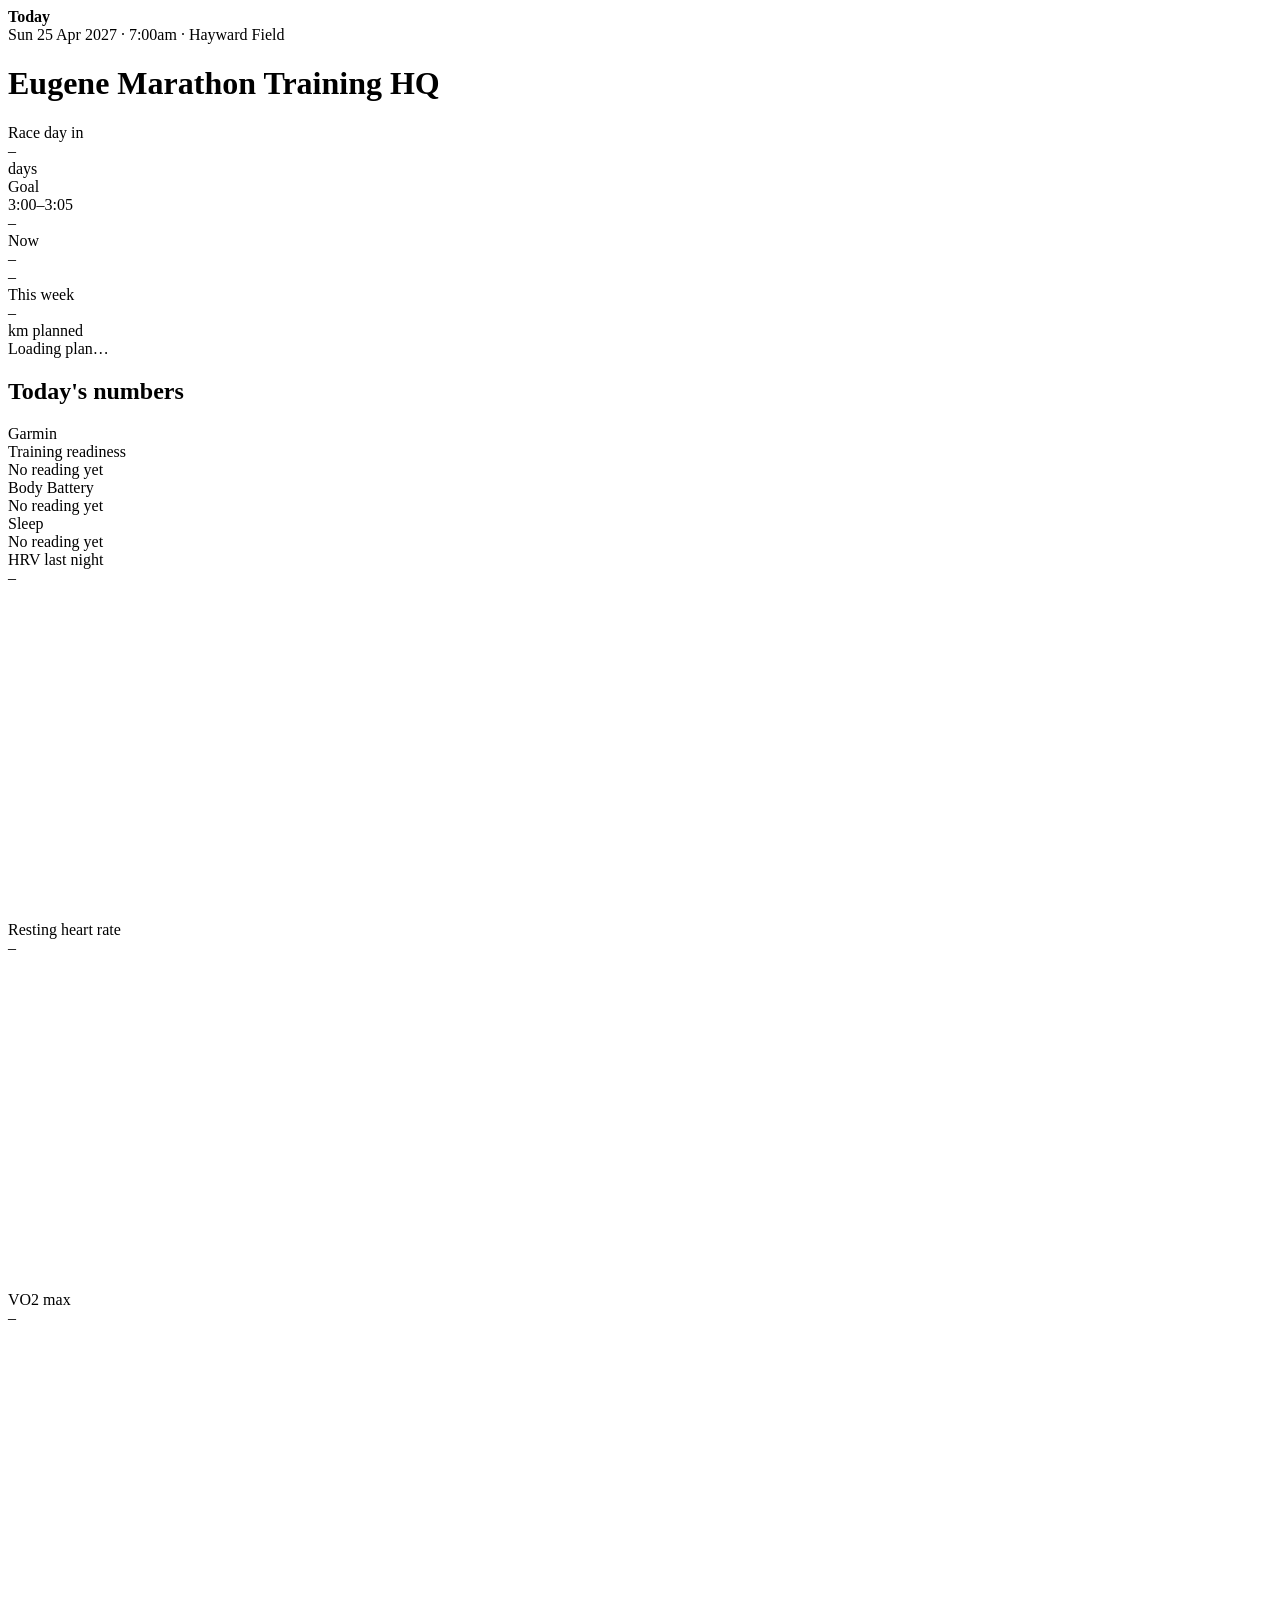
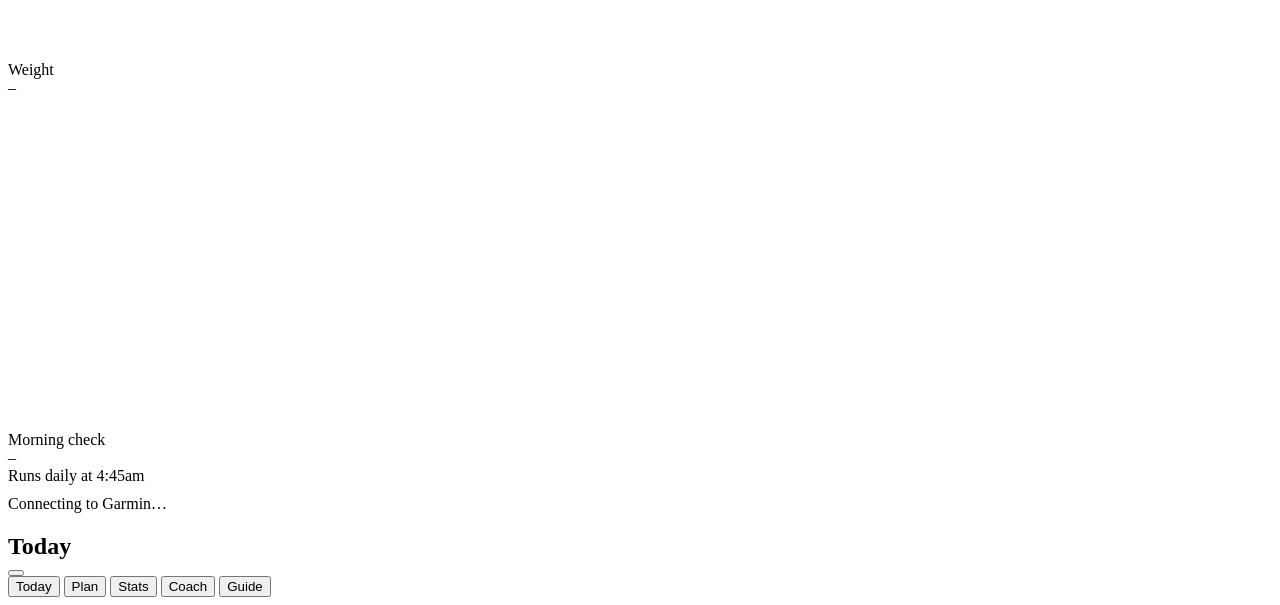
<file: app/new_body.html>
<body>
<div class="appbar"><b id="ab-title">Today</b><span class="chip line" id="ab-chip"></span></div>
<div class="wrap">
<div class="view" id="v-today">
<header class="hero">
  <div class="eyebrow">Sun 25 Apr 2027 · 7:00am · Hayward Field</div>
  <h1>Eugene Marathon Training HQ</h1>
  <div class="herostats">
    <div class="hs"><div class="k" data-ic="calendar">Race day in</div><div class="v" id="countdown">–</div><div class="s">days</div></div>
    <div class="hs"><div class="k" data-ic="clock">Goal</div><div class="v">3:00–3:05</div><div class="s" id="mp">–</div></div>
    <div class="hs"><div class="k" data-ic="flag">Now</div><div class="v" id="curweek">–</div><div class="s" id="curphase">–</div></div>
    <div class="hs"><div class="k" data-ic="route">This week</div><div class="v" id="curkm">–</div><div class="s" id="curkmsub">km planned</div></div>
  </div>
</header>
<div class="status" id="syncstatus">Loading plan…</div>
<section class="card">
  <div class="sech"><h2>Today's numbers</h2><span class="brand">Garmin</span></div>
  <div class="gt">
    <div class="g"><div class="k" data-ic="bolt">Training readiness</div><div class="ring" id="r-ready"></div><div class="s" id="m-ready-s">No reading yet</div></div>
    <div class="g"><div class="k" data-ic="battery">Body Battery</div><div id="r-bb"></div><div class="s" id="m-bb-s">No reading yet</div></div>
    <div class="g"><div class="k" data-ic="moon">Sleep</div><div class="ring" id="r-sleep"></div><div class="s" id="m-sleep-s">No reading yet</div></div>
    <div class="g"><div class="k" data-ic="pulse">HRV last night</div><div class="big" id="m-hrv">–</div><svg class="spark" id="sp-hrv" viewBox="0 0 120 30" preserveAspectRatio="none" aria-hidden="true"></svg><div class="s" id="m-hrv-s">&nbsp;</div></div>
    <div class="g"><div class="k" data-ic="heart">Resting heart rate</div><div class="big" id="m-rhr">–</div><svg class="spark" id="sp-rhr" viewBox="0 0 120 30" preserveAspectRatio="none" aria-hidden="true"></svg><div class="s" id="m-rhr-s">&nbsp;</div></div>
    <div class="g"><div class="k" data-ic="trend">VO2 max</div><div class="big" id="m-vo2">–</div><svg class="spark" id="sp-vo2" viewBox="0 0 120 30" preserveAspectRatio="none" aria-hidden="true"></svg><div class="s" id="m-vo2-s">&nbsp;</div></div>
    <div class="g"><div class="k" data-ic="scale">Weight</div><div class="big" id="b-w">–</div><svg class="spark" id="sp-w" viewBox="0 0 120 30" preserveAspectRatio="none" aria-hidden="true"></svg><div class="s" id="b-w-s">&nbsp;</div></div>
    <div class="g"><div class="k" data-ic="target">Morning check</div><div class="big" id="m-flag">–</div><div class="s" id="m-flag-s">Runs daily at 4:45am</div></div>
  </div>
  <p class="small muted" id="live-note" style="margin:10px 0 0">Connecting to Garmin…</p>
</section>
<section class="todaywrap">
  <h2 id="todayhead" style="margin-bottom:10px">Today</h2>
  <div id="today"></div>
</section>
</div>
<div class="view" id="v-plan" hidden>
<section class="card">
  <h2>The program</h2>
  <div class="weeknav">
    <button id="prev" aria-label="Previous week">‹</button>
    <div class="wt"><div class="a" id="w-title">–</div><div class="b2" id="w-sub">–</div></div>
    <button id="next" aria-label="Next week">›</button>
  </div>
  
  <div class="daygrid" id="days"></div>
</section>
</div>
<div class="view" id="v-stats" hidden>
<section class="card">
  <div class="sech"><h2>Am I on track?</h2><span id="ot-chip"></span></div>
  <p class="small muted" id="ot-line" style="margin:4px 0 0">&nbsp;</p>
  <div class="track">
    <div class="kpis">
      <div class="kpi"><div class="k">This week so far</div><div class="v" id="k-week">–</div><div class="pb"><i id="k-week-b"></i></div><div class="s" id="k-week-s">&nbsp;</div></div>
      <div class="kpi"><div class="k">Plan km done</div><div class="v" id="k-cum">–</div><div class="pb"><i id="k-cum-b"></i></div><div class="s" id="k-cum-s">&nbsp;</div></div>
      <div class="kpi"><div class="k">Marathon prediction</div><div class="v" id="k-pred">–</div><div class="pb"><i id="k-pred-b"></i></div><div class="s" id="k-pred-s">&nbsp;</div></div>
      <div class="kpi"><div class="k">Body</div><div class="v" id="k-body">–</div><div class="s" id="k-body-s">&nbsp;</div></div>
    </div>
    <div>
      <h3 style="margin-bottom:2px">Program progress</h3>
      <div id="phases"></div>
      <p class="small muted" style="margin:6px 0 0">Blue is km you have run. The dark marker is where the plan says you should be today.</p>
    </div>
  </div>
</section>
<section class="card">
  <div class="sech"><h2>Trends</h2><span class="brand">Garmin</span></div>
  <div class="charts">
    <div class="ch" style="grid-column:1/-1"><h3>Weekly km, plan against what you ran</h3><div class="sub">Tap a bar to open that week. Grey weeks are before the plan started.</div>
      <div class="vol" id="vol" role="group" aria-label="Weekly kilometres, tap to pick a week"></div>
      <div class="lg"><span><i class="p"></i>Planned</span><span><i></i>Run</span></div></div>
    <div class="ch"><h3>Total km since the plan started</h3><div class="now" id="c-cum-now">–</div><div id="c-cum"></div><div class="lg"><span><i class="p"></i>Planned</span><span><i></i>Run</span></div></div>
    <div class="ch"><h3>Longest run each week</h3><div class="now" id="c-long-now">–</div><div id="c-long"></div><div class="lg"><span><i class="p"></i>Planned</span><span><i></i>Run</span></div></div>
    <div class="ch"><h3>VO2 max, last 90 days</h3><div class="now" id="c-vo2-now">–</div><div id="c-vo2"></div></div>
    <div class="ch"><h3>HRV overnight, last 30 days</h3><div class="now" id="c-hrv-now">–</div><div id="c-hrv"></div></div>
    <div class="ch"><h3>Sleep score, last 14 nights</h3><div class="now" id="c-sleep-now">–</div><div id="c-sleep"></div></div>
    <div class="ch"><h3>Weight, last 30 days</h3><div class="now" id="c-w-now">–</div><div id="c-w"></div></div>
    <div class="ch"><h3>Race predictions today</h3><div id="c-pred"><p class="empty">No prediction loaded yet.</p></div></div>
    <div class="ch"><h3>Time in heart-rate zones, last reviewed week</h3><div id="c-zones"><p class="empty">Arrives with the first Sunday review.</p></div></div>
  </div>
</section>
</div>
<div class="view" id="v-coach" hidden>
<section class="coach">
  <div class="card"><div class="sech"><h2 data-ic="chat">Coach on your last session</h2><span id="fb-score"></span></div><div id="fb-latest" class="fbk"><p class="empty">Feedback lands here after each run syncs from your watch. The first one comes after Tuesday's track session.</p></div></div>
  <div class="card"><div class="sech"><h2 data-ic="calendar">Week summary</h2><span id="ws-chip"></span></div><div id="ws" class="fbk"><p class="empty">Written every Sunday at 2:17pm, after your long run. The first summary arrives Sun 29 Nov.</p></div></div>
</section>
<section class="card"><div class="sech"><h2 data-ic="flag">Route map</h2></div>
  <select id="rt-pick" class="rtpick" aria-label="Pick a run"></select>
  <div id="rt-wrap" hidden><canvas id="rt-cv" class="rtcv" role="img" aria-label="Map of the run, coloured by pace"></canvas>
  <div class="rtleg"><span class="n" id="rt-slow"></span><i></i><span class="n" id="rt-fast"></span></div><div class="rtleg small muted" style="margin-top:2px"><span>slower</span><span>faster</span></div></div>
  <p class="small" id="rt-msg" style="margin:10px 0 0;font-weight:600">Your routes load from Garmin when this page is open in Claude.</p>
  <button id="rt-share" class="sharebtn" style="margin-top:10px">Share this run with its route</button>
</section>
<section class="card"><div class="sech"><h2 data-ic="chat">All session feedback</h2></div><div id="fb-list"><p class="empty">Each run you sync gets a short review here, newest first.</p></div></section>
<section class="card"><div class="sech"><h2 data-ic="share">Share a run</h2></div><p class="small muted" style="margin:4px 0 10px">Make a card with your distance, time, pace and the coach's line, ready for Instagram or Strava.</p><div id="sh-recent"><p class="empty">Your runs appear here once Garmin loads.</p></div></section>
</div>
<div class="view" id="v-guide" hidden>
<details class="ref"><summary><span data-ic="heart">Heart-rate zones</span></summary><div class="rb">
  <p class="small muted" style="margin:0 0 6px">Your Garmin running zones (max 198). The checks read your time in each zone after every run.</p>
  <div class="zrow"><i style="background:#6B7190">Z1</i><b class="n">99–118</b><span>Warm-up, cool-down, recovery jogs</span></div>
  <div class="zrow"><i style="background:#008F5A">Z2</i><b class="n">119–138</b><span>Easy runs and most of every long run. 80% of your week belongs here.</span></div>
  <div class="zrow"><i style="background:#3D5AFE">Z3</i><b class="n">139–157</b><span>Marathon-pace blocks and the end of long runs</span></div>
  <div class="zrow"><i style="background:#F0431F">Z4</i><b class="n">158–177</b><span>Threshold reps on the track</span></div>
  <div class="zrow"><i style="background:#D6006F">Z5</i><b class="n">178+</b><span>VO2 reps and the last km of a race</span></div>
  <ul class="plain">
    <li>If more than a quarter of an easy run was in Z3 or higher, the next morning counts one amber flag and your next easy run is capped at 135 bpm.</li>
    <li>If threshold reps drift into Z5, the Sunday review slows threshold pace by 3 s/km.</li>
    <li>Short reps (200–400 m) stay on pace targets because heart rate lags behind.</li>
  </ul>
</div></details>

<details class="ref"><summary><span data-ic="gel">Fuel <span class="brand">Maurten</span> <span class="brand">LMNT</span></span></summary><div class="rb">
  <p class="small muted" style="margin:0">Gel 100 = 25 g carbs · Gel 160 = 40 g carbs · Gel 100 CAF 100 = 25 g carbs + 100 mg caffeine · LMNT stick = 1,000 mg sodium, 200 mg potassium, 60 mg magnesium.</p>
  <h3 style="margin-top:16px">Race day, 3:00–3:05</h3>
  <div class="timeline">
    <div><b>−3 h</b><span>Breakfast you have tested, plus 1 LMNT in 500–750 ml</span></div>
    <div><b>−15 min</b><span>Gel 100 CAF 100</span></div>
    <div><b>0:25</b><span>Gel 160</span></div>
    <div><b>0:50</b><span>Gel 160</span></div>
    <div><b>1:15</b><span>Gel 100 CAF 100</span></div>
    <div><b>1:40</b><span>Gel 160</span></div>
    <div><b>2:05</b><span>Gel 160</span></div>
    <div><b>2:30</b><span>Gel 100 CAF 100</span></div>
  </div>
  <p class="small" style="margin:10px 0 0"><b>Totals:</b> 4 Gel 160 and 3 Gel 100 CAF 100. About 210 g of carbs on course (roughly 70 g an hour) and 300 mg of caffeine. Water at every aid station.</p>
  <h3 style="margin-top:16px">Training</h3>
  <ul class="plain">
    <li><b>Easy runs under 60 min:</b> no gels. Half an LMNT in 500 ml.</li>
    <li><b>Track:</b> 1 Gel 100 and 1 LMNT in 500 ml, 20–30 min before. Nothing during.</li>
    <li><b>Long runs up to 16 km:</b> 1 Gel 100 at 45 min. <b>18–22 km:</b> Gel 100 every 35 min.</li>
    <li><b>24–30 km:</b> Gel 100 every 30 min, the third one CAF 100.</li>
    <li><b>32 km and up, or any marathon-pace block:</b> race rehearsal. Gel 160 every 25 min, the third and sixth CAF 100.</li>
    <li><b>LMNT on long runs:</b> 1 stick before, then 1 per 75 min of running. Add one on sauna days.</li>
    <li><b>Caffeine:</b> 300 mg on race day is about 4.5 mg per kg for you. Count coffee too and stay near 400 mg for the day.</li>
  </ul>
  <p class="small muted" style="margin:10px 0 0">If you have been told to limit salt or caffeine, check this with your doctor.</p>
</div></details>

<details class="ref"><summary><span data-ic="bolt">Strength and drills</span></summary><div class="rb">
  <h3>Monday strength, 30 min</h3>
  <div class="exgrid" id="ex-strength"></div>
  <h3 style="margin-top:18px">Track drills, 2 × 20 m each</h3>
  <div class="exgrid" id="ex-drills"></div>
</div></details>

<details class="ref"><summary><span data-ic="boot">Recovery kit</span></summary><div class="rb">
  <div class="kit" style="margin-top:0">
    <div data-ic="boot"><span><b>RecoveryAir Prime boots <span class="brand">Therabody</span></b>Tue, Fri 30 min · Sun 45–60 min after the long run · any amber or red day</span></div>
    <div data-ic="snow"><span><b>Cold plunge <span class="brand">Nuvio</span></b>Sun after long runs of 24 km+ (8–10 min, 10–13°C) · Mon contrast with sauna. Not within 6 h after track.</span></div>
    <div data-ic="flame"><span><b>Sauna <span class="brand">LifePro</span></b>Mon and Wed, 20 min after training, with 500 ml and electrolytes. Never the day before the long run. None in race week.</span></div>
    <div data-ic="light"><span><b>Red light LED</b>10–15 min on legs, evenings of track and long-run days</span></div>
    <div data-ic="bolt"><span><b>Theragun Mini <span class="brand">Therabody</span></b>30 s per muscle before quality sessions · 90 s per muscle on track evenings</span></div>
    <div data-ic="roller"><span><b>Roller</b>5–8 min after every run: calves, quads, glutes</span></div>
    <div data-ic="ball"><span><b>Roller Ball</b>Daily, 3 min: arches and glute trigger points</span></div>
    <div data-ic="cup"><span><b>Cupping <span class="brand">Revo</span></b>Mon (and Thu on rest days): calves and hamstrings, 8–10 min. Skip in the last 5 days before the race.</span></div>
    <div data-ic="wind"><span><b>Breathing trainer <span class="brand">Airofit</span></b>10 min in the evening, 5 days a week. Never the morning of track or long run.</span></div>
  </div>
</div></details>

<details class="ref"><summary><span data-ic="route">Where to run</span></summary><div class="rb">
  <ul class="plain" style="margin-top:0">
    <li><b>Tropical Park track</b> (Tue, Fri 5:30am). Flat, counted as 0 m of climb. Use the Track Run profile so laps snap to 400 m.</li>
    <li><b>Key Biscayne</b> (long runs). The only real climb is the Powell Bridge, about 20–25 m per crossing.</li>
    <li><b>Brickell</b> (easy and recovery). Towers bounce the GPS, so these runs are judged by heart rate, never pace.</li>
  </ul>
</div></details>

<details class="ref"><summary><span data-ic="clock">Paces per km</span></summary><div class="rb">
  <div class="tw"><table style="margin-top:0"><thead><tr><th>Phase</th><th>Marathon</th><th>Threshold</th><th>VO2</th><th>Speed</th></tr></thead><tbody id="paces"></tbody></table></div>
  <p class="small muted" style="margin:10px 0 0">These are targets for a 3:00–3:05 marathon. Each Sunday the review holds a pace back if it is more than your current fitness supports.</p>
</div></details>

<details class="ref"><summary><span data-ic="target">How the plan adjusts itself</span></summary><div class="rb">
  <ul class="plain" style="margin-top:0">
    <li><span class="chip green">GREEN</span> Readiness 60+, HRV in range, Body Battery 60+. Run as planned.</li>
    <li><span class="chip amber">AMBER</span> Readiness 40–59, HRV 10% under your 7-day average, Body Battery 35–59, under 6 h sleep, weight down 1.5% overnight, or yesterday's easy run ran hot. Reps cut by a quarter, easy runs by 20%.</li>
    <li><span class="chip red">RED</span> Readiness under 40, two amber flags, or resting heart rate up 7 bpm. Rest or 30 min very easy.</li>
    <li><b>Heat.</b> Temperature °F plus dew point °F at run time: up to 120 no change, then pace targets slow 1% to 5%. Above 160, treadmill.</li>
    <li><b>Holidays.</b> No sessions on Thanksgiving, Christmas Day or New Year's Day.</li>
    <li><b>Session feedback.</b> Written after each run syncs, checked at 8:41am, 1:41pm and 8:41pm.</li>
    <li><b>Sunday 2:17pm review.</b> Grades the week, writes the summary, reshapes the next weeks and syncs 14 days to Garmin.</li>
    <li><b>Watch alerts.</b> Every work step has a pace or heart-rate range, so the watch buzzes when you leave it.</li>
  </ul>
</div></details>

<details class="ref"><summary><span data-ic="calendar">Adjustment log</span></summary><div class="rb">
  <div id="log"><p class="small muted" style="margin:0">Nothing yet. The first morning check for the plan runs Mon 23 Nov at 4:45am.</p></div>
</div></details>

</div>
</div>

<button class="fab" id="fab-share" aria-label="Share your latest run"></button>
<button class="fab mini" id="fab-today" aria-label="Go to this week" hidden></button>
<button class="fab mini" id="fab-top" aria-label="Back to top" hidden></button>

<nav class="tabbar" aria-label="Sections">
  <button data-go="today" data-ic="home"><span>Today</span></button>
  <button data-go="plan" data-ic="calendar"><span>Plan</span></button>
  <button data-go="stats" data-ic="trend"><span>Stats</span></button>
  <button data-go="coach" data-ic="chat"><span>Coach</span></button>
  <button data-go="guide" data-ic="book"><span>Guide</span></button>
</nav>

<dialog id="shdlg" aria-labelledby="sh-t"><div class="dl">
  <div class="top"><h2 id="sh-t">Share your run</h2><button id="sh-x" aria-label="Close">Close</button></div>
  <label class="small muted" for="sh-pick">Session</label>
  <select id="sh-pick"></select>
  <div class="shact"><div class="filebtn"><span id="sh-file-l">Add your photo</span><input type="file" id="sh-file" accept="image/*" aria-label="Add your photo"></div><button id="sh-nophoto" hidden>Remove photo</button></div>
  <div id="sh-photo-ctl" hidden style="display:none;gap:8px">
    <div class="seg" role="group" aria-label="Photo layout"><button id="sh-frame" aria-pressed="true">Photo in frame</button><button id="sh-full" aria-pressed="false">Full photo</button></div>
    <label class="small muted" for="sh-pos">Move photo up or down</label>
    <input type="range" id="sh-pos" min="0" max="100" value="40">
  </div>
  <label class="small" style="display:flex;gap:8px;align-items:center;font-weight:600"><input type="checkbox" id="sh-route" checked style="width:20px;height:20px"> Show the route on the card</label>
  <img id="sh-img" alt="Preview of your share card">
  <a class="openlink" id="sh-go" target="_blank" rel="noopener" style="min-height:54px;font-size:17px">Save to Photos · Instagram · Strava ↗</a>
  <p class="small" id="sh-msg" style="margin:0;font-weight:600"></p>
  <button id="sh-copy">Copy caption</button>
  <p class="small" id="sh-cap" style="margin:0"></p>
</div></dialog>
<dialog id="exdlg" aria-labelledby="exdlg-t"><div class="dl">
  <div class="top"><h2 id="exdlg-t"></h2><button id="exdlg-x" aria-label="Close">Close</button></div>
  <div id="exdlg-b" style="display:grid;gap:10px"></div>
</div></dialog>
</file>
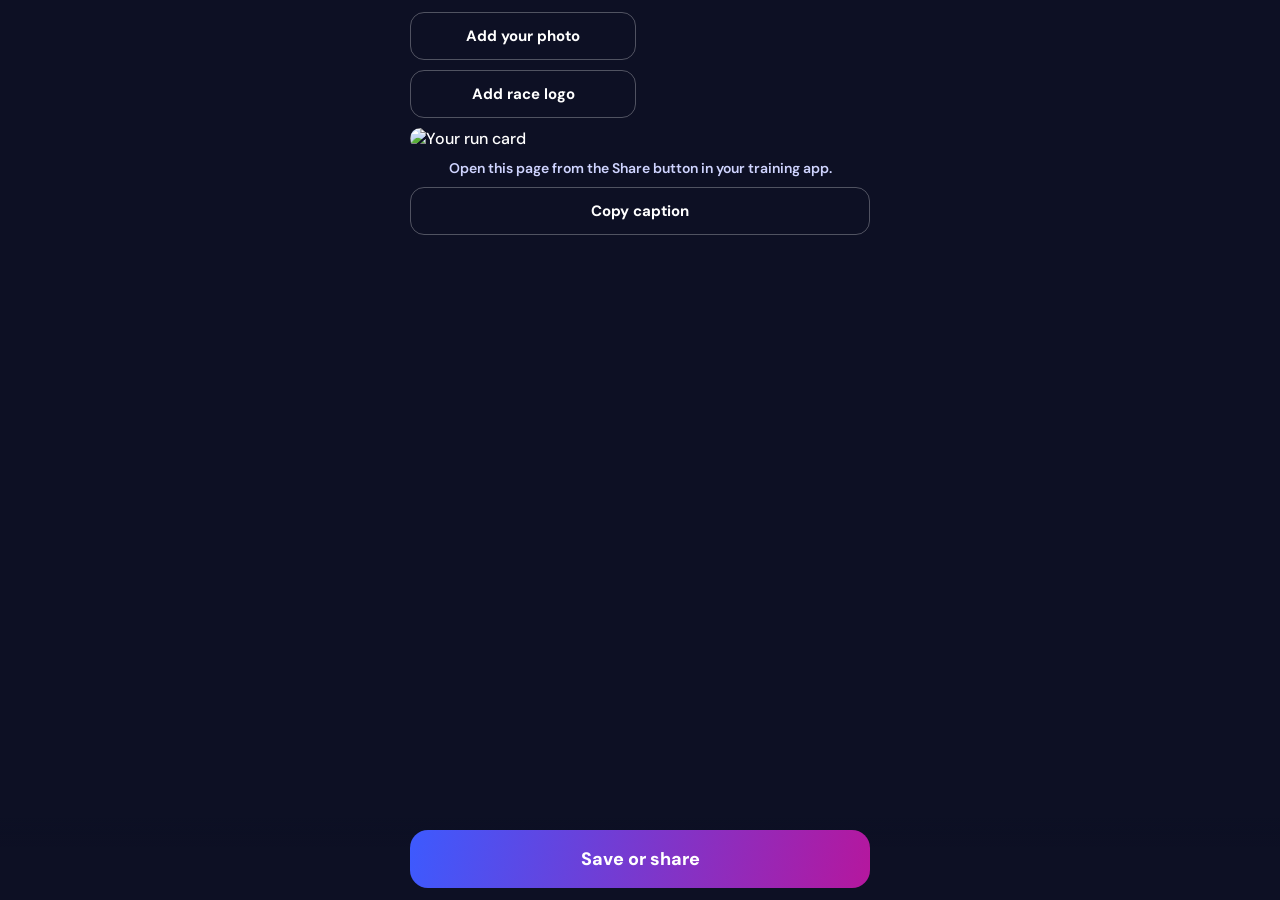
<file: share/card.html>
<!doctype html><html lang="en"><head><meta charset="utf-8"><meta name="viewport" content="width=device-width,initial-scale=1,viewport-fit=cover">
<meta name="robots" content="noindex"><title>Run card</title>
<link rel="preconnect" href="https://fonts.googleapis.com"><link rel="preconnect" href="https://fonts.gstatic.com" crossorigin>
<link href="https://fonts.googleapis.com/css2?family=Bricolage+Grotesque:opsz,wght@12..96,700;12..96,800&family=DM+Sans:wght@500;600;700;800&display=swap" rel="stylesheet">
<style>
*{box-sizing:border-box}html,body{margin:0}body{font:500 16px 'DM Sans',system-ui,sans-serif;background:#0d1024;color:#fff;min-height:100dvh;display:flex;flex-direction:column;align-items:center;padding:12px 14px calc(110px + env(safe-area-inset-bottom))}
main{width:100%;max-width:460px;display:grid;gap:10px}
.row{display:grid;grid-template-columns:1fr 1fr;gap:8px}
button,.btn{min-height:48px;border-radius:14px;border:1.5px solid rgba(255,255,255,.28);background:transparent;color:#fff;font:700 15px 'DM Sans',system-ui,sans-serif;cursor:pointer;display:grid;place-items:center;text-align:center;padding:8px 10px;position:relative;overflow:hidden}
button[aria-pressed=true]{background:#fff;color:#11142D;border-color:#fff}
.btn input{position:absolute;inset:0;width:100%;height:100%;opacity:0;cursor:pointer}
#img{width:100%;border-radius:18px;display:block;-webkit-touch-callout:default}
.bar{position:fixed;left:0;right:0;bottom:0;padding:12px 14px calc(12px + env(safe-area-inset-bottom));background:linear-gradient(180deg,rgba(13,16,36,0),#0d1024 35%);display:grid;justify-items:center}
#go{width:100%;max-width:460px;min-height:58px;border:0;border-radius:18px;background:linear-gradient(100deg,#3D5AFE,#B5179E);font:800 18px 'DM Sans',system-ui,sans-serif}
#msg{margin:0;min-height:1.3em;text-align:center;font-weight:600;color:#cfd4ff;font-size:14px}
input[type=range]{width:100%}[hidden]{display:none!important}
</style></head><body><main>
<div class="row"><label class="btn"><span id="fl">Add your photo</span><input type="file" id="file" accept="image/*"></label><button id="nophoto" hidden>Remove photo</button></div>
<div id="pctl" hidden style="display:grid;gap:8px"><div class="row"><button id="frame" aria-pressed="true">Photo in frame</button><button id="full" aria-pressed="false">Full photo</button></div><input type="range" id="pos" min="0" max="100" value="40" aria-label="Move photo up or down"></div>
<div class="row"><label class="btn"><span id="ll">Add race logo</span><input type="file" id="logo" accept="image/*"></label><button id="nologo" hidden>Remove logo</button></div>
<label id="rl" hidden style="display:flex;gap:8px;align-items:center;font-weight:600;font-size:14px"><input type="checkbox" id="route" checked style="width:20px;height:20px"> Show the route on the card</label>
<img id="img" alt="Your run card">
<p id="msg"></p>
<button id="copy">Copy caption</button>
<p id="cap" style="margin:0;color:#aab0d6;font-size:14px"></p>
</main>
<div class="bar"><button id="go">Save or share</button></div>
<a id="dl" hidden></a>
<script>
const $=id=>document.getElementById(id);
const q=new URLSearchParams(location.hash.slice(1)),num=k=>+q.get(k)||0;
const INFO={date:q.get("d")||new Date().toISOString().slice(0,10),a:{km:num("km"),sec:num("s"),hr:num("hr")},title:q.get("t")||"Run",
  week:num("w")?{week:num("w"),phaseName:q.get("p")||""}:null,f:q.get("c")?{headline:q.get("c"),score:num("cs")||null}:null,done:num("dn"),all:num("al")||1599,
  days:Math.max(0,Math.ceil((new Date("2027-04-25T07:00:00-07:00")-new Date())/864e5))};
const shareInfo=()=>INFO.a.km?INFO:null;
function hms(s){s=Math.round(s);const h=Math.floor(s/3600),m=Math.floor(s%3600/60),x=String(s%60).padStart(2,"0");return h?h+":"+String(m).padStart(2,"0")+":"+x:m+":"+x;}
const SH={date:INFO.date,fmt:"story",blob:null,photo:null,layout:"frame",pos:40};
function routeFromHash(){const s=q.get("r");if(!s||s.length<25)return null;const n=[];for(let i=0;i+5<=s.length;i+=5){const gap=s[i+4]==="x";n.push([parseInt(s.slice(i,i+2),36)/1295,parseInt(s.slice(i+2,i+4),36)/1295,gap?.5:(+s[i+4]||0)/9,0,null,gap?1:0]);}return n.length>4?{n}:null;}
const ROUTE=routeFromHash(),routeFor=()=>ROUTE;
function cover(g,img,x,y,w,h,pos){const s=Math.max(w/img.naturalWidth,h/img.naturalHeight),sw=w/s,sh=h/s;g.drawImage(img,(img.naturalWidth-sw)/2,(img.naturalHeight-sh)*pos/100,sw,sh,x,y,w,h);}
const RAMP=["#7B5CFF","#C84BC4","#F2606A","#FBA238","#F5F02A"];
function ramp(c){c=Math.max(0,Math.min(1,c))*(RAMP.length-1);const i=Math.min(RAMP.length-2,Math.floor(c)),f=c-i,h=s=>[1,3,5].map(k=>parseInt(s.slice(k,k+2),16)),a=h(RAMP[i]),b=h(RAMP[i+1]);return "rgb("+a.map((v,k)=>Math.round(v+(b[k]-v)*f)).join(",")+")";}
function drawRoute(g,Rt,x,y,w,h,lw,marks){
  const n=Rt.n;let ax=0,ay=0;for(const p of n){ax=Math.max(ax,p[0]);ay=Math.max(ay,p[1]);}ax=ax||.01;ay=ay||.01;
  const s=Math.min(w/ax,h/ay),ox=x+(w-ax*s)/2,oy=y+(h-ay*s)/2,P=p=>[ox+p[0]*s,oy+p[1]*s];
  g.save();g.lineCap="round";g.lineJoin="round";g.beginPath();n.forEach((p,i)=>{const q=P(p);i&&!p[5]?g.lineTo(q[0],q[1]):g.moveTo(q[0],q[1]);});g.strokeStyle="rgba(8,10,26,.85)";g.lineWidth=lw+Math.max(4,lw*.7);g.stroke();
  for(let i=1;i<n.length;i++){if(n[i][5])continue;const a=P(n[i-1]),b=P(n[i]);g.beginPath();g.moveTo(a[0],a[1]);g.lineTo(b[0],b[1]);g.strokeStyle=ramp((n[i-1][2]+n[i][2])/2);g.lineWidth=lw;g.stroke();}
  if(marks){g.font="700 "+Math.round(lw*1.9)+"px 'DM Sans',system-ui,sans-serif";g.textAlign="center";g.textBaseline="middle";let next=1;for(const p of n){if(p[3]>=next){const q=P(p);g.beginPath();g.arc(q[0],q[1],lw*1.7,0,7);g.fillStyle="#11142D";g.fill();g.lineWidth=Math.max(1.5,lw*.25);g.strokeStyle="#fff";g.stroke();g.fillStyle="#fff";g.fillText(String(next),q[0],q[1]+.5);next++;}}g.textAlign="left";g.textBaseline="alphabetic";}
  const a=P(n[0]),b=P(n[n.length-1]);g.beginPath();g.arc(b[0],b[1],lw*1.25,0,7);g.fillStyle="#11142D";g.fill();g.lineWidth=lw*.5;g.strokeStyle="#fff";g.stroke();
  g.beginPath();g.arc(a[0],a[1],lw*1.25,0,7);g.fillStyle="#00D68F";g.fill();g.lineWidth=lw*.4;g.strokeStyle="#fff";g.stroke();g.restore();
  return {P,n};
}
function caption(i){const pace=i.a.km>0.5?hms(i.a.sec/i.a.km)+"/km":"";
  return `${i.title}: ${i.a.km.toFixed(1)} km in ${hms(i.a.sec)}${pace?" ("+pace+")":""}. ${i.week?"Week "+i.week.week+" of 22":"Building up"} on the road to the Eugene Marathon, ${i.days} days to go. Goal 3:00–3:05. #EugeneMarathon #marathontraining #running`;}
let LOGO=null;
function sIcon(g,k,x,y,s){g.save();g.translate(x,y);g.scale(s/24,s/24);g.lineWidth=2.3;g.lineCap="round";g.lineJoin="round";g.strokeStyle="#fff";g.fillStyle="#fff";g.beginPath();
  if(k==="time"){g.arc(12,13.5,8,0,7);g.moveTo(12,9.5);g.lineTo(12,13.5);g.lineTo(15,15.5);g.moveTo(9.5,2.6);g.lineTo(14.5,2.6);g.stroke();}
  else if(k==="pace"){g.arc(12,15,9,Math.PI,0);g.stroke();g.beginPath();g.moveTo(12,15);g.lineTo(16.6,9);g.stroke();g.beginPath();g.arc(12,15,1.7,0,7);g.fill();}
  else{g.moveTo(12,20.5);g.bezierCurveTo(-2,11,5,1.5,12,7.5);g.bezierCurveTo(19,1.5,26,11,12,20.5);g.closePath();g.fill();}
  g.restore();}
async function drawCard(){
  const i=shareInfo(SH.date);if(!i)return;try{await document.fonts.ready;}catch(e){}
  const W=1080,H=1920,c=document.createElement("canvas");c.width=W;c.height=H;const g=c.getContext("2d");
  const D="'Bricolage Grotesque',system-ui,sans-serif",B="'DM Sans',system-ui,sans-serif";
  const ph=SH.photo,frame=ph&&SH.layout==="frame",full=ph&&SH.layout==="full";
  if(full){cover(g,ph,0,0,W,H,SH.pos);const ov=g.createLinearGradient(0,0,0,H);ov.addColorStop(0,"rgba(10,12,29,.62)");ov.addColorStop(.28,"rgba(10,12,29,.08)");ov.addColorStop(.52,"rgba(10,12,29,.12)");ov.addColorStop(1,"rgba(10,12,29,.88)");g.fillStyle=ov;g.fillRect(0,0,W,H);}
  else{const gr=g.createLinearGradient(0,0,W,H);gr.addColorStop(0,"#2B3FE0");gr.addColorStop(.55,"#7B2FF7");gr.addColorStop(1,"#D6006F");g.fillStyle=gr;g.fillRect(0,0,W,H);g.strokeStyle="rgba(255,255,255,.08)";g.lineWidth=3;for(let r=180;r<1700;r+=150){g.beginPath();g.arc(-60,H+40,r,0,Math.PI*2);g.stroke();}}
  const Rt=SH.route!==false?routeFor(i):null,top=230,sh=on=>{g.shadowColor=on&&full?"rgba(0,0,0,.55)":"transparent";g.shadowBlur=on&&full?14:0;g.shadowOffsetY=on&&full?2:0;};
  const fit=(t,max)=>{while(g.measureText(t).width>max&&t.length>8)t=t.slice(0,-2);return t;};
  g.fillStyle="#fff";g.textAlign="left";
  if(LOGO){const lw=430,lh=lw*LOGO.naturalHeight/LOGO.naturalWidth,mh=Math.min(lh,290),mw=mh*lw/lh;g.imageSmoothingQuality="high";g.drawImage(LOGO,64,top-70,mw,mh);}
  else{sh(1);g.font="800 46px "+D;g.fillText("EUGENE MARATHON",80,top+10);sh(0);}
  if(Rt)drawRoute(g,Rt,W-70-340,top-80,340,290,8,false);
  const hy=top+280;sh(1);g.font="700 36px "+B;g.fillText(fit((i.week?"Week "+i.week.week+" of 22 · "+i.week.phaseName:"Pre-season")+" · "+new Date(i.date+"T12:00:00").toLocaleDateString(undefined,{weekday:"short",day:"numeric",month:"short"}),W-160),80,hy);sh(0);
  const pace=i.a.km>0.5?hms(i.a.sec/i.a.km):"–",km=i.a.km.toFixed(1);
  const cols=[["time",hms(i.a.sec),""],["pace",pace,"/km"],["hr",i.a.hr?String(Math.round(i.a.hr)):"–","bpm"]];
  const stats=y=>{const cw=(W-160)/3;sh(1);cols.forEach((col,n)=>{const x=80+n*cw;sIcon(g,col[0],x,y-52,58);g.font="800 64px "+D;g.fillText(col[1],x+72,y);const vw=g.measureText(col[1]).width;if(col[2]){g.font="700 30px "+B;g.globalAlpha=.9;g.fillText(col[2],x+80+vw,y);g.globalAlpha=1;}});sh(0);};
  const foot=()=>{const by=H-330;sh(1);g.fillStyle="rgba(255,255,255,.28)";g.beginPath();g.roundRect(80,by,W-160,18,9);g.fill();g.fillStyle="#fff";g.beginPath();g.roundRect(80,by,Math.max(18,(W-160)*Math.min(1,i.all?i.done/i.all:0)),18,9);g.fill();
    g.font="700 32px "+B;g.fillText(Math.round(i.done)+" of "+Math.round(i.all)+" plan km",80,by+66);g.textAlign="right";g.fillText(i.days+" days to go · goal 3:00–3:05",W-80,by+66);g.textAlign="left";sh(0);};
  const bigKm=(y,size)=>{sh(1);g.font="800 "+size+"px "+D;g.fillText(km,74,y);const kw=g.measureText(km).width;g.font="800 "+Math.round(size*.3)+"px "+D;g.fillText("km",94+kw,y);sh(0);};
  const coach=i.f&&i.f.headline?"Coach"+(i.f.score?" "+i.f.score+"/10":"")+": "+i.f.headline:"";
  if(frame){
    const fy=hy+50,fh=560,fx=60,fw=W-120;
    g.save();g.shadowColor="rgba(10,12,29,.35)";g.shadowBlur=40;g.shadowOffsetY=16;g.fillStyle="#fff";g.beginPath();g.roundRect(fx,fy,fw,fh,44);g.fill();g.restore();
    g.save();g.beginPath();g.roundRect(fx+12,fy+12,fw-24,fh-24,34);g.clip();cover(g,ph,fx+12,fy+12,fw-24,fh-24,SH.pos);g.restore();
    let y=fy+fh+92;g.fillStyle="#fff";g.font="800 66px "+D;g.fillText(fit(i.title,W-160),80,y);bigKm(y+190,190);stats(y+296);
  }else if(full){
    let y=H-860;sh(1);g.font="800 76px "+D;g.fillText(fit(i.title,W-160),80,y);sh(0);bigKm(y+250,250);stats(y+380);
  }else{
    let y=hy+170;g.font="800 86px "+D;g.fillText(fit(i.title,W-160),80,y);bigKm(y+330,310);stats(y+480);
    if(coach){g.font="700 42px "+D;const words=coach.split(" ");let line="",ly=y+620,n=0;for(const w of words){if(g.measureText(line+w).width>W-160){g.fillText(line.trim(),80,ly);ly+=58;line="";if(++n>=3)break;}line+=w+" ";}if(n<3)g.fillText(line.trim(),80,ly);}
  }
  foot();
  $("img").src=c.toDataURL("image/jpeg",.92);$("cap").textContent=caption(i);

  SH.blob=await new Promise(r=>c.toBlob(r,"image/jpeg",.92));
}

function ui(){const on=!!SH.photo;$("nophoto").hidden=!on;$("pctl").hidden=!on;$("fl").textContent=on?"Change photo":"Add your photo";$("nologo").hidden=!LOGO;$("ll").textContent=LOGO?"Change race logo":"Add race logo";
  $("frame").setAttribute("aria-pressed",SH.layout==="frame");$("full").setAttribute("aria-pressed",SH.layout==="full");}
const say=t=>$("msg").textContent=t;
$("frame").onclick=()=>{SH.layout="frame";ui();drawCard();};$("full").onclick=()=>{SH.layout="full";ui();drawCard();};
$("pos").oninput=e=>{SH.pos=+e.target.value;drawCard();};$("nophoto").onclick=()=>{SH.photo=null;ui();drawCard();};
$("file").onchange=e=>{const f=e.target.files&&e.target.files[0];e.target.value="";if(!f)return;const im=new Image();im.onload=()=>{SH.photo=im;ui();drawCard();say("");};im.onerror=()=>say("That photo could not be opened. Try another one.");im.src=URL.createObjectURL(f);};
/* Race logo: picked from the phone, kept only in this browser. A white or near-white background is made transparent. */
function setLogo(src,save){const im=new Image();im.onload=()=>{LOGO=im;ui();drawCard();if(save){try{localStorage.setItem("runCardLogo",src);}catch(e){}}};im.src=src;}
$("logo").onchange=e=>{const f=e.target.files&&e.target.files[0];e.target.value="";if(!f)return;const im=new Image();im.onerror=()=>say("That logo could not be opened. Try a PNG or JPG.");
  im.onload=()=>{const k=Math.min(1,1100/im.naturalWidth),w=Math.round(im.naturalWidth*k),h=Math.round(im.naturalHeight*k),c=document.createElement("canvas");c.width=w;c.height=h;const g=c.getContext("2d");g.drawImage(im,0,0,w,h);
    const d=g.getImageData(0,0,w,h),p=d.data;let x0=w,y0=h,x1=0,y1=0;
    for(let i=0;i<p.length;i+=4){if(p[i+3]<8)continue;const m=Math.min(p[i],p[i+1],p[i+2]);if(m>=244)p[i+3]=0;else if(m>205){const a=(244-m)/39;p[i+3]=Math.round(p[i+3]*a);}
      if(p[i+3]>24){const n=i/4,x=n%w,y=(n-x)/w;if(x<x0)x0=x;if(x>x1)x1=x;if(y<y0)y0=y;if(y>y1)y1=y;}}
    g.putImageData(d,0,0);if(x1<=x0||y1<=y0){say("That image looks empty once the white is removed.");return;}
    const o=document.createElement("canvas");o.width=x1-x0+1;o.height=y1-y0+1;o.getContext("2d").drawImage(c,x0,y0,o.width,o.height,0,0,o.width,o.height);setLogo(o.toDataURL("image/png"),true);say("Logo added. It stays on this phone for next time.");};
  im.src=URL.createObjectURL(f);};
$("nologo").onclick=()=>{LOGO=null;try{localStorage.removeItem("runCardLogo");}catch(e){}ui();drawCard();};
try{const s=localStorage.getItem("runCardLogo");if(s)setLogo(s,false);}catch(e){}
$("copy").onclick=async()=>{try{await navigator.clipboard.writeText($("cap").textContent);say("Caption copied.");}catch(e){say("Could not copy the caption here.");}};
$("go").onclick=async()=>{if(!SH.blob)return;const file=new File([SH.blob],"run-"+SH.date+".jpg",{type:"image/jpeg"});
  if(navigator.canShare&&navigator.canShare({files:[file]})){try{await navigator.share({files:[file]});say("Done.");}catch(e){if(e.name!=="AbortError")say("Sharing did not open. Press and hold the picture to save it.");}return;}
  const a=$("dl");a.href=URL.createObjectURL(SH.blob);a.download=file.name;a.click();say("Saved to your downloads.");};
if(ROUTE){$("rl").hidden=false;$("route").onchange=e=>{SH.route=e.target.checked;drawCard();};}
if(!shareInfo())say("Open this page from the Share button in your training app.");else{ui();drawCard();document.fonts&&document.fonts.ready.then(drawCard);}
</script></body></html>
</file>
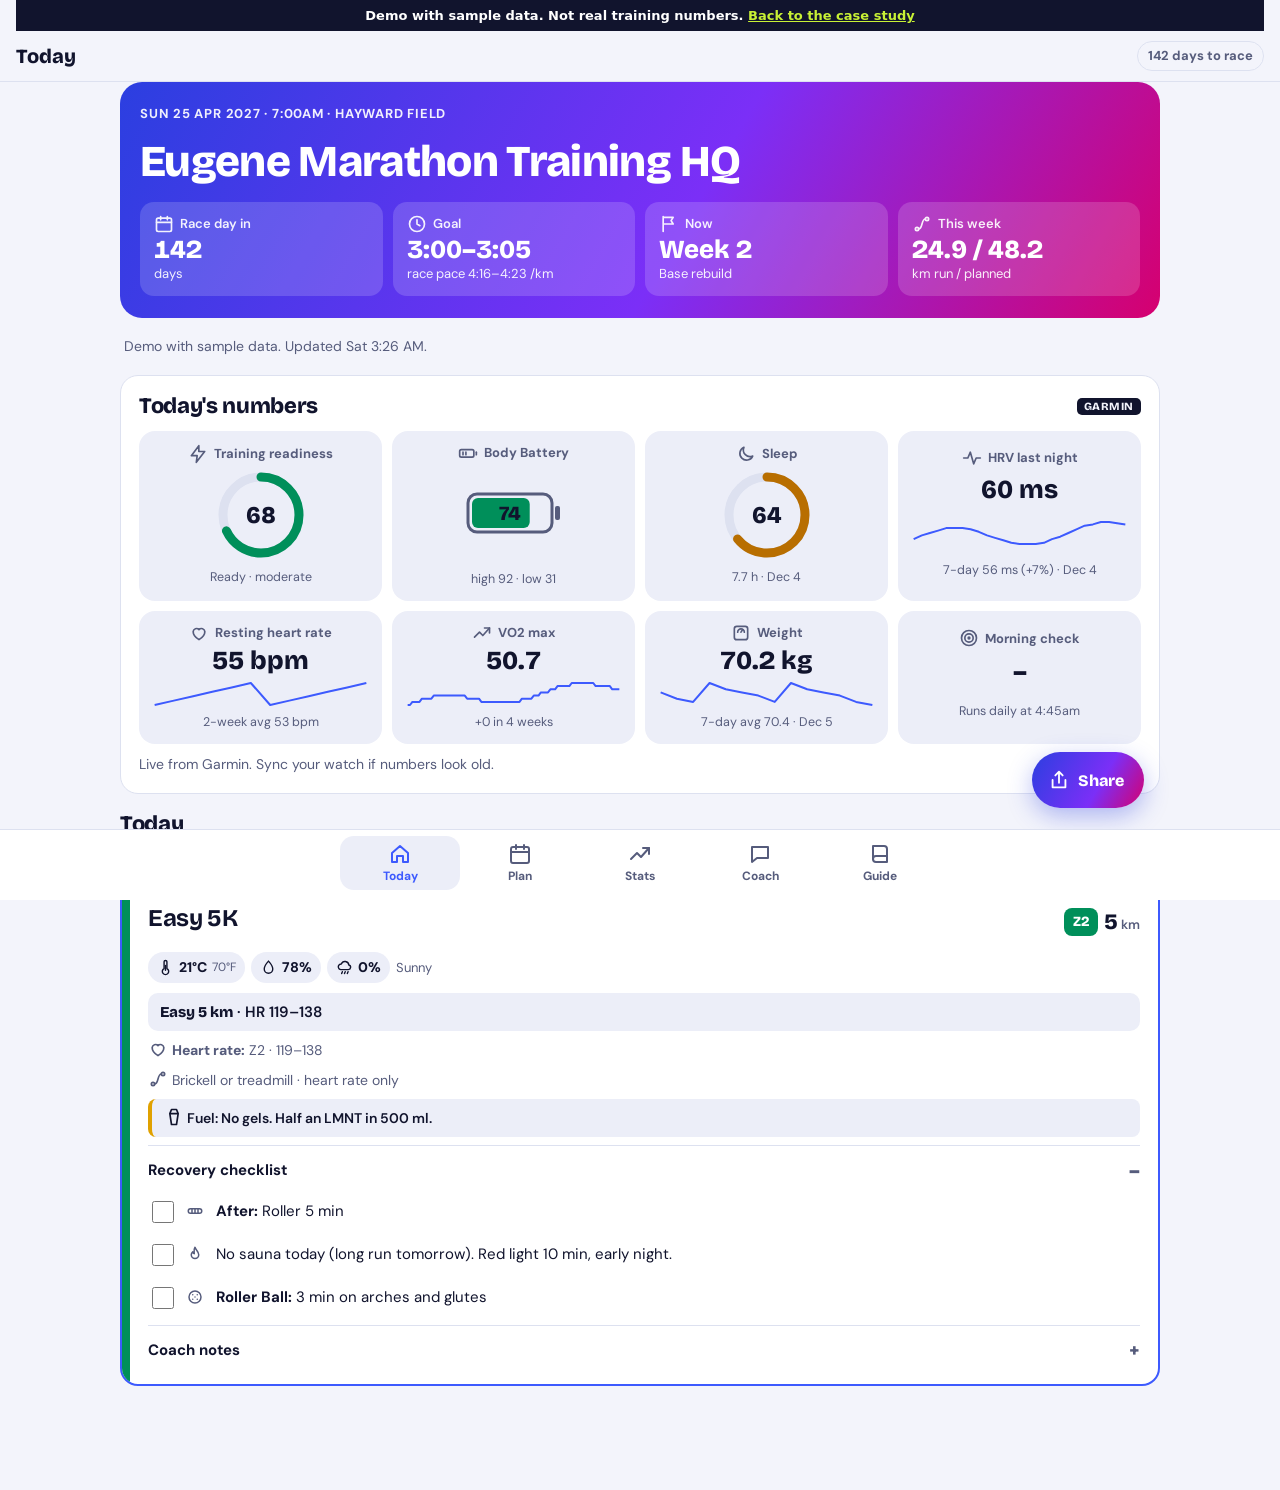
<file: site/demo.html>
<!DOCTYPE html>
<html lang="en">
<head>
<meta charset="utf-8">
<meta name="viewport" content="width=device-width, initial-scale=1">
<title>Demo · Eugene Marathon Training HQ</title>
<link rel="preconnect" href="https://fonts.googleapis.com">
<link href="https://fonts.googleapis.com/css2?family=Bricolage+Grotesque:wght@600;700;800&family=DM+Sans:wght@400;500;600;700&display=swap" rel="stylesheet">
<style>
/* Mobile-first, one column: hero → today → body & readiness → week picker + day cards → recovery kit → places → rules/log.
   Each session type owns one strong colour. */
:root{
  --bg:#F3F4FB; --card:#FFFFFF; --ink:#11142D; --muted:#565C7C; --line:#DDE1F0; --soft:#ECEEF8;
  --brand:#3D5AFE; --track:#F0431F; --long:#7B2FF7; --easy:#008F5A; --rec:#007F9C; --rest:#6B7190; --race:#D6006F;
  --ok:#008F5A; --warn:#B86E00; --bad:#D42A22; --gold:#E0A100;
  --display:"Bricolage Grotesque",system-ui,sans-serif; --body:"DM Sans",system-ui,-apple-system,sans-serif;
  color-scheme:light;
}
@media (prefers-color-scheme:dark){:root:not([data-theme="light"]){
  --bg:#0A0C1D; --card:#141834; --ink:#F2F4FF; --muted:#A9AFD2; --line:#272C55; --soft:#1B2044;
  --brand:#8496FF; --track:#FF7A59; --long:#B992FF; --easy:#3DDC97; --rec:#4FD3EA; --rest:#9298BA; --race:#FF66B3;
  --ok:#3DDC97; --warn:#FFB84D; --bad:#FF7068; --gold:#FFC93C; color-scheme:dark;}}
:root[data-theme="dark"]{
  --bg:#0A0C1D; --card:#141834; --ink:#F2F4FF; --muted:#A9AFD2; --line:#272C55; --soft:#1B2044;
  --brand:#8496FF; --track:#FF7A59; --long:#B992FF; --easy:#3DDC97; --rec:#4FD3EA; --rest:#9298BA; --race:#FF66B3;
  --ok:#3DDC97; --warn:#FFB84D; --bad:#FF7068; --gold:#FFC93C; color-scheme:dark;}
*{box-sizing:border-box}
html,body{margin:0}
body{background:var(--bg);color:var(--ink);font:16px/1.5 var(--body);padding:0 16px 72px;-webkit-text-size-adjust:100%}
.wrap{max-width:1040px;margin:0 auto;display:grid;gap:18px;grid-template-columns:minmax(0,1fr)}
.wrap>*,.two>*,.daygrid>*,.tiles>*,.kit>*{min-width:0}
html,body{overflow-x:hidden}
h1,h2,h3{font-family:var(--display);margin:0;text-wrap:balance;letter-spacing:-.015em;line-height:1.15}
h2{font-size:22px;font-weight:800}
h3{font-size:17px;font-weight:700}
.n{font-family:var(--display);font-variant-numeric:tabular-nums}
.muted{color:var(--muted)} .small{font-size:14px}
.card{background:var(--card);border:1px solid var(--line);border-radius:18px;padding:18px}
button{font:600 15px var(--body);cursor:pointer;border-radius:12px;border:1px solid var(--line);background:var(--card);color:var(--ink);padding:10px 14px;min-height:44px}
button.primary{background:var(--brand);border-color:var(--brand);color:#fff}
:root[data-theme="dark"] button.primary{color:#0A0C1D}
@media (prefers-color-scheme:dark){:root:not([data-theme="light"]) button.primary{color:#0A0C1D}}
button:focus-visible,summary:focus-visible,input:focus-visible{outline:3px solid var(--brand);outline-offset:2px}

/* hero */
.hero{margin-top:16px;border-radius:22px;padding:22px 20px;color:#fff;background:linear-gradient(120deg,#2B3FE0 0%,#7B2FF7 55%,#D6006F 100%);display:grid;gap:14px}
.hero .eyebrow{font-weight:700;font-size:13px;letter-spacing:.06em;text-transform:uppercase;opacity:.92}
.hero h1{font-size:clamp(28px,7vw,44px);font-weight:800}
.herostats{display:grid;grid-template-columns:repeat(2,1fr);gap:10px}
@media(min-width:720px){.herostats{grid-template-columns:repeat(4,1fr)}}
.hs{background:rgba(255,255,255,.16);border-radius:14px;padding:12px 14px}
.hs .k{font-size:13px;font-weight:600;opacity:.92}
.hs .v{font:800 26px/1.1 var(--display);font-variant-numeric:tabular-nums;margin-top:2px}
.hs .s{font-size:13px;opacity:.92}
.status{font-size:14px;color:var(--muted);padding:0 4px}

/* chips */
.chip{display:inline-flex;align-items:center;gap:6px;font-weight:700;font-size:13px;padding:4px 10px;border-radius:999px;background:var(--soft);color:var(--ink);white-space:nowrap}
.chip.t-track{background:var(--track);color:#fff}.chip.t-long{background:var(--long);color:#fff}.chip.t-easy{background:var(--easy);color:#fff}
.chip.t-recovery{background:var(--rec);color:#fff}.chip.t-rest{background:var(--rest);color:#fff}.chip.t-race{background:var(--race);color:#fff}
:root[data-theme="dark"] .chip[class*="t-"]{color:#0A0C1D}
@media (prefers-color-scheme:dark){:root:not([data-theme="light"]) .chip[class*="t-"]{color:#0A0C1D}}
.chip.green{background:transparent;border:2px solid var(--ok);color:var(--ok)}
.chip.amber{background:transparent;border:2px solid var(--warn);color:var(--warn)}
.chip.red{background:transparent;border:2px solid var(--bad);color:var(--bad)}
.chip.line{background:transparent;border:1.5px solid var(--line);color:var(--muted)}

/* day cards */
.day{background:var(--card);border:1px solid var(--line);border-radius:18px;overflow:hidden;display:grid;grid-template-columns:8px 1fr}
.day .bar{background:var(--rest)}
.day.t-track .bar{background:var(--track)}.day.t-long .bar{background:var(--long)}.day.t-easy .bar{background:var(--easy)}
.day.t-recovery .bar{background:var(--rec)}.day.t-race .bar{background:var(--race)}
.day .in{padding:14px 16px;display:grid;gap:8px;min-width:0;align-content:start}
.day.today{border:2px solid var(--brand)}
.dhead{display:flex;justify-content:space-between;align-items:center;gap:8px;flex-wrap:wrap}
.dwhen{font-weight:700;font-size:14px;color:var(--muted)}
.dtitle{display:flex;justify-content:space-between;align-items:baseline;gap:12px}
.dtitle h3{font-size:19px}
.km{font:800 22px var(--display);font-variant-numeric:tabular-nums;white-space:nowrap}
.km small{font:600 13px var(--body);color:var(--muted)}
.steps{margin:0;padding:0;list-style:none;display:grid;gap:6px}
.steps li{background:var(--soft);border-radius:10px;padding:8px 12px;font-weight:600;font-size:15px}
.steps li b{font-family:var(--display);font-weight:800}
.where{font-size:14px;color:var(--muted)}
.adj{font-size:14px;font-weight:600;color:var(--warn)}
details.more{border-top:1px solid var(--line);padding-top:8px}
details.more summary{cursor:pointer;font-weight:700;font-size:15px;list-style:none;display:flex;justify-content:space-between;align-items:center;min-height:32px}
details.more summary::-webkit-details-marker{display:none}
details.more summary::after{content:"+";font:800 20px var(--display);color:var(--muted)}
details.more[open] summary::after{content:"–"}
.checks{display:grid;gap:4px;margin-top:6px}
.checks label{display:grid;grid-template-columns:26px 1fr;gap:8px;align-items:start;padding:8px 4px;font-size:15px;border-radius:8px}
.checks input{width:22px;height:22px;margin:1px 0 0;accent-color:var(--easy)}
.checks input:checked + span{color:var(--muted);text-decoration:line-through}
.checks b{font-weight:700}
.daygrid{display:grid;gap:12px;grid-template-columns:minmax(0,1fr)}
@media(min-width:860px){.daygrid{grid-template-columns:minmax(0,1fr) minmax(0,1fr)}}
.todaywrap .day .in{padding:18px}
.todaywrap .dtitle h3{font-size:24px}

/* tiles */
.tiles{display:grid;grid-template-columns:repeat(2,1fr);gap:10px;margin-top:12px}
@media(min-width:720px){.tiles{grid-template-columns:repeat(4,1fr)}}
.tile{background:var(--soft);border-radius:14px;padding:12px 14px;min-width:0}
.tile .k{font-size:13px;font-weight:600;color:var(--muted)}
.tile .v{font:800 24px/1.15 var(--display);font-variant-numeric:tabular-nums}
.tile .s{font-size:13px;color:var(--muted);overflow-wrap:anywhere}
.two{display:grid;gap:18px;grid-template-columns:minmax(0,1fr)}
@media(min-width:860px){.two{grid-template-columns:minmax(0,1fr) minmax(0,1fr)}}

/* volume picker */
.vol{display:flex;align-items:flex-end;gap:3px;height:150px;margin-top:14px}
.vol button{flex:1;min-width:0;min-height:0;height:100%;padding:0;border:0;background:transparent;display:flex;flex-direction:column;justify-content:flex-end;align-items:stretch;gap:4px;border-radius:6px}
.vol .b{border-radius:5px 5px 2px 2px;position:relative;opacity:.38}
.vol .b i{position:absolute;left:0;right:0;bottom:0;border-radius:5px 5px 2px 2px;background:inherit;filter:saturate(1.4) brightness(.8)}
.vol button.sel .b{opacity:1}
.vol button.cur .l{color:var(--ink);font-weight:800}
.vol .l{font-size:10px;font-weight:600;color:var(--muted);text-align:center;line-height:1}
.p1{background:var(--easy)}.p2{background:var(--brand)}.p3{background:var(--long)}.p4{background:var(--race)}
.legend{display:flex;gap:12px;flex-wrap:wrap;font-size:13px;color:var(--muted);margin-top:10px}
.legend i{display:inline-block;width:10px;height:10px;border-radius:3px;margin-right:5px}
.weeknav{display:grid;grid-template-columns:48px 1fr 48px;gap:10px;align-items:center;margin:16px 0 12px}
.weeknav button{padding:0;font:800 20px var(--display)}
.weeknav .wt{text-align:center}
.weeknav .wt .a{font:800 20px var(--display)}
.weeknav .wt .b2{font-size:14px;color:var(--muted)}
.wactions{display:flex;gap:10px;flex-wrap:wrap;margin-bottom:12px}

.kit{display:grid;gap:10px;margin-top:12px}
@media(min-width:720px){.kit{grid-template-columns:1fr 1fr}}
.kit div{background:var(--soft);border-radius:12px;padding:10px 14px;font-size:15px}
.kit b{display:block;font-family:var(--display)}
table{border-collapse:collapse;width:100%;font-size:15px;margin-top:10px}
th,td{text-align:left;padding:8px 6px;border-bottom:1px solid var(--line)}
th{font-size:12px;text-transform:uppercase;letter-spacing:.05em;color:var(--muted)}
td.n{font-weight:700}
.tw{overflow-x:auto}
ul.plain{margin:10px 0 0;padding-left:20px;display:grid;gap:8px;font-size:15px}
.logrow{display:grid;grid-template-columns:auto 1fr;gap:6px 10px;padding:10px 0;border-bottom:1px solid var(--line);font-size:15px;align-items:center}
.logrow .w{grid-column:1/-1}

.fuel{font-size:14px;font-weight:600;background:var(--soft);border-left:4px solid var(--gold);border-radius:8px;padding:8px 12px}
.zone{font-weight:800}
.exgrid{display:grid;gap:12px;margin-top:12px;grid-template-columns:minmax(0,1fr)}
@media(min-width:620px){.exgrid{grid-template-columns:repeat(2,minmax(0,1fr))}}
@media(min-width:940px){.exgrid{grid-template-columns:repeat(3,minmax(0,1fr))}}
.ex{background:var(--soft);border-radius:14px;padding:12px 14px;display:grid;gap:6px;align-content:start}
.ex svg{width:100%;max-width:190px;height:auto;justify-self:center;color:var(--ink)}
.ex .dose{font:800 15px var(--display);color:var(--brand)}
.ex ol{margin:0;padding-left:18px;font-size:14px;display:grid;gap:3px}
.ex a{font-weight:700;font-size:14px;color:var(--brand)}
.ex .miss{font-size:13px;color:var(--muted)}
.brand{display:inline-flex;align-items:center;gap:6px;font:800 13px var(--display);letter-spacing:.04em;text-transform:uppercase;padding:3px 9px;border-radius:6px;background:var(--ink);color:var(--bg)}
.timeline{display:grid;gap:6px;margin-top:10px}
.timeline div{display:grid;grid-template-columns:74px 1fr;gap:10px;background:var(--soft);border-radius:10px;padding:8px 12px;font-size:15px}
.timeline b{font-family:var(--display)}
.zrow{display:grid;grid-template-columns:52px 86px 1fr;gap:10px;align-items:center;padding:8px 0;border-bottom:1px solid var(--line);font-size:15px}
.zrow i{display:block;height:28px;border-radius:8px;color:#fff;font:800 14px/28px var(--display);text-align:center;font-style:normal}
.minis{display:grid;grid-template-columns:repeat(auto-fill,minmax(78px,1fr));gap:8px}
.minis button{min-height:0;padding:6px 4px 8px;border:1px solid var(--line);border-radius:12px;background:var(--soft);display:grid;gap:2px;justify-items:center;text-align:center}
.minis svg{width:58px;height:auto;color:var(--ink)}
.minis .nm{font:700 12px/1.2 var(--body)}
.minis .ds{font:800 12px var(--display);color:var(--brand)}
.minihead{font-weight:700;font-size:14px;margin-top:2px}
.ex.flash{outline:3px solid var(--brand)}
.zb{display:inline-block;min-width:34px;padding:0 8px;height:28px;border-radius:8px;color:#fff;font:800 14px/28px var(--display);text-align:center}
.zb.z1{background:#6B7190}.zb.z2{background:#008F5A}.zb.z3{background:#3D5AFE}.zb.z4{background:#F0431F}.zb.z5{background:#D6006F}.zb.zp{background:var(--soft);color:var(--ink);border:1.5px solid var(--line);line-height:25px}
.kmz{display:flex;align-items:center;gap:6px;flex-wrap:wrap;justify-content:flex-end}
dialog#exdlg{border:0;border-radius:20px;padding:0;background:var(--card);color:var(--ink);width:min(420px,calc(100vw - 32px));max-height:calc(100% - 32px)}
dialog#exdlg::backdrop{background:rgba(10,12,29,.6)}
#exdlg .dl{padding:18px 20px 20px;display:grid;gap:10px}
#exdlg svg{width:100%;max-width:240px;height:auto;justify-self:center;color:var(--ink)}
#exdlg ol{margin:0;padding-left:20px;display:grid;gap:6px;font-size:16px}
#exdlg .dose{font:800 18px var(--display);color:var(--brand)}
#exdlg a{font-weight:700;color:var(--brand)}
#exdlg .top{display:flex;justify-content:space-between;align-items:center;gap:10px}
@media (prefers-reduced-motion:reduce){*{transition:none!important;scroll-behavior:auto!important}}

/* ---- dashboard additions ---- */
:root{--series:#3D5AFE;--plan:#8A90A8}
@media (prefers-color-scheme:dark){:root:not([data-theme="light"]){--series:#6E82F5;--plan:#6F7594}}
:root[data-theme="dark"]{--series:#6E82F5;--plan:#6F7594}
.ic{width:20px;height:20px;flex:none;fill:none;stroke:currentColor;stroke-width:2;stroke-linecap:round;stroke-linejoin:round;vertical-align:-4px}
.hero .hs .k{display:flex;align-items:center;gap:6px}
.sech{display:flex;align-items:center;gap:8px;justify-content:space-between;flex-wrap:wrap}
.sech h2{display:flex;align-items:center;gap:8px}
.brand{display:inline-flex;align-items:center;font:800 11px var(--display);letter-spacing:.05em;text-transform:uppercase;padding:2px 7px;border-radius:5px;background:var(--ink);color:var(--bg);vertical-align:2px}
.gt{display:grid;grid-template-columns:repeat(2,minmax(0,1fr));gap:10px;margin-top:12px}
@media(min-width:720px){.gt{grid-template-columns:repeat(4,minmax(0,1fr))}}
.g{background:var(--soft);border-radius:16px;padding:12px;display:grid;gap:4px;justify-items:center;text-align:center;min-width:0}
.g .k{font-size:13px;font-weight:700;color:var(--muted);display:flex;align-items:center;gap:6px}
.g .s{font-size:12.5px;color:var(--muted);overflow-wrap:anywhere}
.g .big{font:800 26px/1.1 var(--display);font-variant-numeric:tabular-nums}
.ring{position:relative;width:92px;height:92px}
.ring svg{width:92px;height:92px;transform:rotate(-90deg)}
.ring .tr{stroke:var(--line)} .ring circle{fill:none;stroke-width:9;stroke-linecap:round}
.ring .v{position:absolute;inset:0;display:grid;place-items:center;font:800 24px var(--display);font-variant-numeric:tabular-nums}
.batt{width:96px;height:46px;margin:23px 0}
.spark{width:100%;height:30px}
.track{display:grid;gap:12px;margin-top:12px}
.kpis{display:grid;grid-template-columns:repeat(2,minmax(0,1fr));gap:10px}
@media(min-width:720px){.kpis{grid-template-columns:repeat(4,minmax(0,1fr))}}
.kpi{background:var(--soft);border-radius:14px;padding:12px 14px;display:grid;gap:4px;min-width:0}
.kpi .k{font-size:13px;font-weight:700;color:var(--muted)}
.kpi .v{font:800 22px/1.15 var(--display);font-variant-numeric:tabular-nums}
.kpi .s{font-size:12.5px;color:var(--muted)}
.pb{position:relative;height:12px;border-radius:999px;background:var(--line);overflow:visible}
.pb i{position:absolute;left:0;top:0;bottom:0;border-radius:999px;background:var(--series);max-width:100%}
.pb b{position:absolute;top:-4px;bottom:-4px;width:3px;border-radius:2px;background:var(--ink)}
.phase{display:grid;gap:6px;padding:10px 0;border-bottom:1px solid var(--line)}
.phase:last-child{border-bottom:0}
.phase .t{display:flex;justify-content:space-between;gap:10px;align-items:baseline;flex-wrap:wrap}
.phase .t b{font-family:var(--display);font-size:16px}
.phase .t span{font-size:13.5px;color:var(--muted);font-variant-numeric:tabular-nums}
.phase.now .t b::after{content:"now";margin-left:8px;font:800 11px var(--display);text-transform:uppercase;letter-spacing:.05em;background:var(--series);color:#fff;border-radius:5px;padding:2px 6px;vertical-align:2px}
.charts{display:grid;gap:14px;grid-template-columns:minmax(0,1fr);margin-top:12px}
@media(min-width:860px){.charts{grid-template-columns:repeat(2,minmax(0,1fr))}}
.ch{background:var(--soft);border-radius:16px;padding:14px;min-width:0;position:relative}
.ch h3{font-size:15px;display:flex;align-items:center;gap:6px}
.ch .now{font:800 22px var(--display);font-variant-numeric:tabular-nums;margin-top:2px}
.ch .sub{font-size:12.5px;color:var(--muted)}
.ch svg.plot{width:100%;height:auto;display:block;margin-top:6px;touch-action:pan-y}
.ch svg.plot text{fill:var(--muted);font:10px var(--body)}
.lg{display:flex;gap:12px;flex-wrap:wrap;font-size:12.5px;color:var(--muted);margin-top:4px}
.lg i{display:inline-block;width:14px;height:0;border-top:3px solid var(--series);margin-right:5px;vertical-align:middle}
.lg i.p{border-top:3px dashed var(--plan)}
.tip{position:absolute;pointer-events:none;background:var(--ink);color:var(--bg);font-size:12.5px;font-weight:600;padding:5px 8px;border-radius:8px;white-space:nowrap;transform:translate(-50%,-100%);display:none;z-index:2}
.zbar{display:flex;height:26px;border-radius:8px;overflow:hidden;gap:2px;margin-top:10px}
.zbar span{color:#fff;font:800 12px/26px var(--display);text-align:center;min-width:0;overflow:hidden}
.coach{display:grid;gap:14px;grid-template-columns:minmax(0,1fr)}
@media(min-width:860px){.coach{grid-template-columns:repeat(2,minmax(0,1fr))}}
.fbk{display:grid;gap:8px}
.fbk .hl{font:700 18px/1.3 var(--display)}
.fbk ul{margin:0;padding-left:20px;display:grid;gap:5px;font-size:15px}
.fbk .nx{background:var(--soft);border-left:4px solid var(--series);border-radius:8px;padding:8px 12px;font-size:15px;font-weight:600}
.score{display:inline-grid;place-items:center;min-width:44px;height:44px;border-radius:12px;font:800 20px var(--display);color:#fff;background:var(--series)}
.actual{font-size:14.5px;font-weight:700;display:flex;gap:6px;align-items:center;color:var(--ok)}
.actual.part{color:var(--warn)}
.checks label{grid-template-columns:26px 22px 1fr}
.checks .ic{width:18px;height:18px;color:var(--muted);margin-top:2px}
details.ref{background:var(--card);border:1px solid var(--line);border-radius:18px}
details.ref>summary{cursor:pointer;list-style:none;padding:16px 18px;font:800 18px var(--display);display:flex;justify-content:space-between;align-items:center;gap:10px}
details.ref>summary::-webkit-details-marker{display:none}
details.ref>summary::after{content:"+";font:800 22px var(--display);color:var(--muted)}
details.ref[open]>summary::after{content:"–"}
details.ref>summary span{display:flex;align-items:center;gap:8px}
details.ref .rb{padding:0 18px 18px}
.kit div{display:grid;grid-template-columns:24px 1fr;gap:10px;align-items:start}
.kit .ic{margin-top:2px;color:var(--series)}
.empty{font-size:14px;color:var(--muted);padding:14px 0}

/* ---- app shell ---- */
body{padding-bottom:104px}
.view[hidden]{display:none}
.view{display:grid;gap:18px;grid-template-columns:minmax(0,1fr)}
.appbar{position:sticky;top:0;z-index:5;margin:0 -16px;padding:10px 16px;background:color-mix(in srgb,var(--bg) 88%,transparent);backdrop-filter:blur(10px);-webkit-backdrop-filter:blur(10px);display:flex;justify-content:space-between;align-items:center;border-bottom:1px solid var(--line)}
.appbar b{font:800 20px var(--display)}
.hero{margin-top:0}
.tabbar{position:fixed;left:0;right:0;bottom:0;z-index:6;display:grid;grid-template-columns:repeat(5,1fr);background:var(--card);border-top:1px solid var(--line);padding:6px max(8px,calc(50vw - 300px)) 10px}
.tabbar button{border:0;background:transparent;border-radius:14px;min-height:54px;padding:6px 2px;display:grid;justify-items:center;gap:2px;color:var(--muted);font:700 12px var(--body)}
.tabbar button .ic{width:24px;height:24px}
.tabbar button[aria-current="page"]{color:var(--series);background:var(--soft)}
.fab{position:fixed;right:max(16px,calc(50vw - 504px));bottom:92px;z-index:6;border:0;border-radius:999px;background:linear-gradient(120deg,#2B3FE0,#7B2FF7 60%,#D6006F);color:#fff;font:800 16px var(--display);min-height:56px;padding:0 20px 0 16px;display:inline-flex;align-items:center;gap:8px;box-shadow:0 8px 24px rgba(43,63,224,.35)}
.fab .ic{width:22px;height:22px}
.fab.mini{bottom:160px;min-height:48px;width:48px;padding:0;justify-content:center;background:var(--card);color:var(--ink);border:1px solid var(--line);box-shadow:0 6px 18px rgba(10,12,29,.18)}
.fab[hidden]{display:none}
dialog#shdlg{border:0;border-radius:20px;padding:0;background:var(--card);color:var(--ink);width:min(440px,calc(100vw - 24px));max-height:calc(100% - 24px)}
dialog#shdlg::backdrop{background:rgba(10,12,29,.6)}
#shdlg .dl{padding:16px 18px 18px;display:grid;gap:10px}
#shdlg .top{display:flex;justify-content:space-between;align-items:center;gap:10px}
#shdlg select{font:600 16px var(--body);min-height:44px;border-radius:12px;border:1px solid var(--line);background:var(--card);color:var(--ink);padding:0 10px;width:100%}
#sh-img{width:100%;max-height:52vh;object-fit:contain;border-radius:14px;background:var(--soft)}
.seg{display:grid;grid-template-columns:1fr 1fr;gap:6px}
.seg button[aria-pressed="true"]{background:var(--ink);color:var(--bg);border-color:var(--ink)}
.shact{display:grid;grid-template-columns:1fr 1fr;gap:8px}
.fbrow{display:grid;grid-template-columns:48px 1fr;gap:12px;padding:12px 0;border-bottom:1px solid var(--line);align-items:start}
.fbrow:last-child{border-bottom:0}
.runrow{display:grid;grid-template-columns:1fr auto;gap:10px;align-items:center;padding:10px 0;border-bottom:1px solid var(--line)}
.runrow:last-child{border-bottom:0}
.runrow b{font-family:var(--display)}
.sharebtn{display:inline-flex;align-items:center;gap:6px;min-height:40px;padding:6px 12px;font-size:14px}

#shdlg{overflow:auto}
.filebtn{display:grid;place-items:center;min-height:44px;border-radius:12px;border:1.5px dashed var(--series);color:var(--series);font:700 15px var(--body);cursor:pointer;padding:8px 12px;text-align:center}
#sh-pos{width:100%;accent-color:var(--series);height:32px}
#sh-img{-webkit-touch-callout:default;user-select:auto;-webkit-user-select:auto}

.openlink{display:grid;place-items:center;min-height:44px;border-radius:12px;background:linear-gradient(120deg,#2B3FE0,#7B2FF7 60%,#D6006F);color:#fff;font:800 15px var(--display);text-decoration:none;padding:8px 12px}
.openlink[hidden]{display:none}

.filebtn{position:relative;overflow:hidden}
.filebtn input{position:absolute;inset:0;width:100%;height:100%;opacity:0;cursor:pointer;font-size:100px}

#shdlg .filebtn{display:none}

.rtpick{width:100%;min-height:44px;border-radius:12px;border:1.5px solid var(--line,#DDE0EE);padding:8px 10px;font:600 15px var(--body);background:var(--card,#fff);color:inherit}
.rtcv{display:block;width:100%;border-radius:16px;margin-top:10px;touch-action:manipulation}
.rtleg{display:flex;align-items:center;gap:10px;justify-content:space-between;margin-top:10px;font-weight:700}
.rtleg i{flex:1;height:10px;border-radius:5px;background:linear-gradient(90deg,#7B5CFF,#C84BC4,#F2606A,#FBA238,#F5F02A)}

.wx{display:flex;flex-wrap:wrap;gap:6px 8px;align-items:center;margin:8px 0 2px}
.wx span{display:inline-flex;align-items:center;gap:5px;padding:5px 10px;border-radius:999px;background:var(--soft,#EEF0FA);font-size:14px}
.wx span svg{width:17px;height:17px}.wx b{font-weight:800}.wx small{color:var(--muted,#6B7190);font-size:12px}
.wx span.warn{background:#FFF1D6;color:#7A4B00}.wx span.warn small{color:#7A4B00}
.wx span.sky{background:none;padding:0;color:var(--muted,#6B7190);font-size:13px;flex-basis:100%}

.wx{flex-wrap:nowrap;gap:6px;min-width:0}
.wx span{flex:none;padding:5px 9px;white-space:nowrap}
.wx span.sky{flex:1 1 0;min-width:0;flex-basis:0;overflow:hidden;text-overflow:ellipsis;display:block}
</style>
<meta name="robots" content="noindex"></head>
<body><div style="position:sticky;top:0;z-index:60;background:#11142D;color:#fff;font:600 13px system-ui,sans-serif;padding:8px 14px;text-align:center">Demo with sample data. Not real training numbers. <a href="/eugene-marathon-hq/" style="color:#c8f135">Back to the case study</a></div>
<div class="appbar"><b id="ab-title">Today</b><span class="chip line" id="ab-chip"></span></div>
<div class="wrap">
<div class="view" id="v-today">
<header class="hero">
  <div class="eyebrow">Sun 25 Apr 2027 · 7:00am · Hayward Field</div>
  <h1>Eugene Marathon Training HQ</h1>
  <div class="herostats">
    <div class="hs"><div class="k" data-ic="calendar">Race day in</div><div class="v" id="countdown">–</div><div class="s">days</div></div>
    <div class="hs"><div class="k" data-ic="clock">Goal</div><div class="v">3:00–3:05</div><div class="s" id="mp">–</div></div>
    <div class="hs"><div class="k" data-ic="flag">Now</div><div class="v" id="curweek">–</div><div class="s" id="curphase">–</div></div>
    <div class="hs"><div class="k" data-ic="route">This week</div><div class="v" id="curkm">–</div><div class="s" id="curkmsub">km planned</div></div>
  </div>
</header>
<div class="status" id="syncstatus">Loading plan…</div>
<section class="card">
  <div class="sech"><h2>Today's numbers</h2><span class="brand">Garmin</span></div>
  <div class="gt">
    <div class="g"><div class="k" data-ic="bolt">Training readiness</div><div class="ring" id="r-ready"></div><div class="s" id="m-ready-s">No reading yet</div></div>
    <div class="g"><div class="k" data-ic="battery">Body Battery</div><div id="r-bb"></div><div class="s" id="m-bb-s">No reading yet</div></div>
    <div class="g"><div class="k" data-ic="moon">Sleep</div><div class="ring" id="r-sleep"></div><div class="s" id="m-sleep-s">No reading yet</div></div>
    <div class="g"><div class="k" data-ic="pulse">HRV last night</div><div class="big" id="m-hrv">–</div><svg class="spark" id="sp-hrv" viewBox="0 0 120 30" preserveAspectRatio="none" aria-hidden="true"></svg><div class="s" id="m-hrv-s">&nbsp;</div></div>
    <div class="g"><div class="k" data-ic="heart">Resting heart rate</div><div class="big" id="m-rhr">–</div><svg class="spark" id="sp-rhr" viewBox="0 0 120 30" preserveAspectRatio="none" aria-hidden="true"></svg><div class="s" id="m-rhr-s">&nbsp;</div></div>
    <div class="g"><div class="k" data-ic="trend">VO2 max</div><div class="big" id="m-vo2">–</div><svg class="spark" id="sp-vo2" viewBox="0 0 120 30" preserveAspectRatio="none" aria-hidden="true"></svg><div class="s" id="m-vo2-s">&nbsp;</div></div>
    <div class="g"><div class="k" data-ic="scale">Weight</div><div class="big" id="b-w">–</div><svg class="spark" id="sp-w" viewBox="0 0 120 30" preserveAspectRatio="none" aria-hidden="true"></svg><div class="s" id="b-w-s">&nbsp;</div></div>
    <div class="g"><div class="k" data-ic="target">Morning check</div><div class="big" id="m-flag">–</div><div class="s" id="m-flag-s">Runs daily at 4:45am</div></div>
  </div>
  <p class="small muted" id="live-note" style="margin:10px 0 0">Connecting to Garmin…</p>
</section>
<section class="todaywrap">
  <h2 id="todayhead" style="margin-bottom:10px">Today</h2>
  <div id="today"></div>
</section>
</div>
<div class="view" id="v-plan" hidden>
<section class="card">
  <h2>The program</h2>
  <div class="weeknav">
    <button id="prev" aria-label="Previous week">‹</button>
    <div class="wt"><div class="a" id="w-title">–</div><div class="b2" id="w-sub">–</div></div>
    <button id="next" aria-label="Next week">›</button>
  </div>
  
  <div class="daygrid" id="days"></div>
</section>
</div>
<div class="view" id="v-stats" hidden>
<section class="card">
  <div class="sech"><h2>Am I on track?</h2><span id="ot-chip"></span></div>
  <p class="small muted" id="ot-line" style="margin:4px 0 0">&nbsp;</p>
  <div class="track">
    <div class="kpis">
      <div class="kpi"><div class="k">This week so far</div><div class="v" id="k-week">–</div><div class="pb"><i id="k-week-b"></i></div><div class="s" id="k-week-s">&nbsp;</div></div>
      <div class="kpi"><div class="k">Plan km done</div><div class="v" id="k-cum">–</div><div class="pb"><i id="k-cum-b"></i></div><div class="s" id="k-cum-s">&nbsp;</div></div>
      <div class="kpi"><div class="k">Marathon prediction</div><div class="v" id="k-pred">–</div><div class="pb"><i id="k-pred-b"></i></div><div class="s" id="k-pred-s">&nbsp;</div></div>
      <div class="kpi"><div class="k">Body</div><div class="v" id="k-body">–</div><div class="s" id="k-body-s">&nbsp;</div></div>
    </div>
    <div>
      <h3 style="margin-bottom:2px">Program progress</h3>
      <div id="phases"></div>
      <p class="small muted" style="margin:6px 0 0">Blue is km you have run. The dark marker is where the plan says you should be today.</p>
    </div>
  </div>
</section>
<section class="card">
  <div class="sech"><h2>Trends</h2><span class="brand">Garmin</span></div>
  <div class="charts">
    <div class="ch" style="grid-column:1/-1"><h3>Weekly km, plan against what you ran</h3><div class="sub">Tap a bar to open that week. Grey weeks are before the plan started.</div>
      <div class="vol" id="vol" role="group" aria-label="Weekly kilometres, tap to pick a week"></div>
      <div class="lg"><span><i class="p"></i>Planned</span><span><i></i>Run</span></div></div>
    <div class="ch"><h3>Total km since the plan started</h3><div class="now" id="c-cum-now">–</div><div id="c-cum"></div><div class="lg"><span><i class="p"></i>Planned</span><span><i></i>Run</span></div></div>
    <div class="ch"><h3>Longest run each week</h3><div class="now" id="c-long-now">–</div><div id="c-long"></div><div class="lg"><span><i class="p"></i>Planned</span><span><i></i>Run</span></div></div>
    <div class="ch"><h3>VO2 max, last 90 days</h3><div class="now" id="c-vo2-now">–</div><div id="c-vo2"></div></div>
    <div class="ch"><h3>HRV overnight, last 30 days</h3><div class="now" id="c-hrv-now">–</div><div id="c-hrv"></div></div>
    <div class="ch"><h3>Sleep score, last 14 nights</h3><div class="now" id="c-sleep-now">–</div><div id="c-sleep"></div></div>
    <div class="ch"><h3>Weight, last 30 days</h3><div class="now" id="c-w-now">–</div><div id="c-w"></div></div>
    <div class="ch"><h3>Race predictions today</h3><div id="c-pred"><p class="empty">No prediction loaded yet.</p></div></div>
    <div class="ch"><h3>Time in heart-rate zones, last reviewed week</h3><div id="c-zones"><p class="empty">Arrives with the first Sunday review.</p></div></div>
  </div>
</section>
</div>
<div class="view" id="v-coach" hidden>
<section class="coach">
  <div class="card"><div class="sech"><h2 data-ic="chat">Coach on your last session</h2><span id="fb-score"></span></div><div id="fb-latest" class="fbk"><p class="empty">Feedback lands here after each run syncs from your watch. The first one comes after Tuesday's track session.</p></div></div>
  <div class="card"><div class="sech"><h2 data-ic="calendar">Week summary</h2><span id="ws-chip"></span></div><div id="ws" class="fbk"><p class="empty">Written every Sunday at 2:17pm, after your long run. The first summary arrives Sun 29 Nov.</p></div></div>
</section>
<section class="card"><div class="sech"><h2 data-ic="flag">Route map</h2></div>
  <select id="rt-pick" class="rtpick" aria-label="Pick a run"></select>
  <div id="rt-wrap" hidden><canvas id="rt-cv" class="rtcv" role="img" aria-label="Map of the run, coloured by pace"></canvas>
  <div class="rtleg"><span class="n" id="rt-slow"></span><i></i><span class="n" id="rt-fast"></span></div><div class="rtleg small muted" style="margin-top:2px"><span>slower</span><span>faster</span></div></div>
  <p class="small" id="rt-msg" style="margin:10px 0 0;font-weight:600">Your routes load from Garmin when this page is open in Claude.</p>
  <button id="rt-share" class="sharebtn" style="margin-top:10px">Share this run with its route</button>
</section>
<section class="card"><div class="sech"><h2 data-ic="chat">All session feedback</h2></div><div id="fb-list"><p class="empty">Each run you sync gets a short review here, newest first.</p></div></section>
<section class="card"><div class="sech"><h2 data-ic="share">Share a run</h2></div><p class="small muted" style="margin:4px 0 10px">Make a card with your distance, time, pace and the coach's line, ready for Instagram or Strava.</p><div id="sh-recent"><p class="empty">Your runs appear here once Garmin loads.</p></div></section>
</div>
<div class="view" id="v-guide" hidden>
<details class="ref"><summary><span data-ic="heart">Heart-rate zones</span></summary><div class="rb">
  <p class="small muted" style="margin:0 0 6px">Your Garmin running zones (max 198). The checks read your time in each zone after every run.</p>
  <div class="zrow"><i style="background:#6B7190">Z1</i><b class="n">99–118</b><span>Warm-up, cool-down, recovery jogs</span></div>
  <div class="zrow"><i style="background:#008F5A">Z2</i><b class="n">119–138</b><span>Easy runs and most of every long run. 80% of your week belongs here.</span></div>
  <div class="zrow"><i style="background:#3D5AFE">Z3</i><b class="n">139–157</b><span>Marathon-pace blocks and the end of long runs</span></div>
  <div class="zrow"><i style="background:#F0431F">Z4</i><b class="n">158–177</b><span>Threshold reps on the track</span></div>
  <div class="zrow"><i style="background:#D6006F">Z5</i><b class="n">178+</b><span>VO2 reps and the last km of a race</span></div>
  <ul class="plain">
    <li>If more than a quarter of an easy run was in Z3 or higher, the next morning counts one amber flag and your next easy run is capped at 135 bpm.</li>
    <li>If threshold reps drift into Z5, the Sunday review slows threshold pace by 3 s/km.</li>
    <li>Short reps (200–400 m) stay on pace targets because heart rate lags behind.</li>
  </ul>
</div></details>

<details class="ref"><summary><span data-ic="gel">Fuel <span class="brand">Maurten</span> <span class="brand">LMNT</span></span></summary><div class="rb">
  <p class="small muted" style="margin:0">Gel 100 = 25 g carbs · Gel 160 = 40 g carbs · Gel 100 CAF 100 = 25 g carbs + 100 mg caffeine · LMNT stick = 1,000 mg sodium, 200 mg potassium, 60 mg magnesium.</p>
  <h3 style="margin-top:16px">Race day, 3:00–3:05</h3>
  <div class="timeline">
    <div><b>−3 h</b><span>Breakfast you have tested, plus 1 LMNT in 500–750 ml</span></div>
    <div><b>−15 min</b><span>Gel 100 CAF 100</span></div>
    <div><b>0:25</b><span>Gel 160</span></div>
    <div><b>0:50</b><span>Gel 160</span></div>
    <div><b>1:15</b><span>Gel 100 CAF 100</span></div>
    <div><b>1:40</b><span>Gel 160</span></div>
    <div><b>2:05</b><span>Gel 160</span></div>
    <div><b>2:30</b><span>Gel 100 CAF 100</span></div>
  </div>
  <p class="small" style="margin:10px 0 0"><b>Totals:</b> 4 Gel 160 and 3 Gel 100 CAF 100. About 210 g of carbs on course (roughly 70 g an hour) and 300 mg of caffeine. Water at every aid station.</p>
  <h3 style="margin-top:16px">Training</h3>
  <ul class="plain">
    <li><b>Easy runs under 60 min:</b> no gels. Half an LMNT in 500 ml.</li>
    <li><b>Track:</b> 1 Gel 100 and 1 LMNT in 500 ml, 20–30 min before. Nothing during.</li>
    <li><b>Long runs up to 16 km:</b> 1 Gel 100 at 45 min. <b>18–22 km:</b> Gel 100 every 35 min.</li>
    <li><b>24–30 km:</b> Gel 100 every 30 min, the third one CAF 100.</li>
    <li><b>32 km and up, or any marathon-pace block:</b> race rehearsal. Gel 160 every 25 min, the third and sixth CAF 100.</li>
    <li><b>LMNT on long runs:</b> 1 stick before, then 1 per 75 min of running. Add one on sauna days.</li>
    <li><b>Caffeine:</b> 300 mg on race day is about 4.5 mg per kg for you. Count coffee too and stay near 400 mg for the day.</li>
  </ul>
  <p class="small muted" style="margin:10px 0 0">If you have been told to limit salt or caffeine, check this with your doctor.</p>
</div></details>

<details class="ref"><summary><span data-ic="bolt">Strength and drills</span></summary><div class="rb">
  <h3>Monday strength, 30 min</h3>
  <div class="exgrid" id="ex-strength"></div>
  <h3 style="margin-top:18px">Track drills, 2 × 20 m each</h3>
  <div class="exgrid" id="ex-drills"></div>
</div></details>

<details class="ref"><summary><span data-ic="boot">Recovery kit</span></summary><div class="rb">
  <div class="kit" style="margin-top:0">
    <div data-ic="boot"><span><b>RecoveryAir Prime boots <span class="brand">Therabody</span></b>Tue, Fri 30 min · Sun 45–60 min after the long run · any amber or red day</span></div>
    <div data-ic="snow"><span><b>Cold plunge <span class="brand">Nuvio</span></b>Sun after long runs of 24 km+ (8–10 min, 10–13°C) · Mon contrast with sauna. Not within 6 h after track.</span></div>
    <div data-ic="flame"><span><b>Sauna <span class="brand">LifePro</span></b>Mon and Wed, 20 min after training, with 500 ml and electrolytes. Never the day before the long run. None in race week.</span></div>
    <div data-ic="light"><span><b>Red light LED</b>10–15 min on legs, evenings of track and long-run days</span></div>
    <div data-ic="bolt"><span><b>Theragun Mini <span class="brand">Therabody</span></b>30 s per muscle before quality sessions · 90 s per muscle on track evenings</span></div>
    <div data-ic="roller"><span><b>Roller</b>5–8 min after every run: calves, quads, glutes</span></div>
    <div data-ic="ball"><span><b>Roller Ball</b>Daily, 3 min: arches and glute trigger points</span></div>
    <div data-ic="cup"><span><b>Cupping <span class="brand">Revo</span></b>Mon (and Thu on rest days): calves and hamstrings, 8–10 min. Skip in the last 5 days before the race.</span></div>
    <div data-ic="wind"><span><b>Breathing trainer <span class="brand">Airofit</span></b>10 min in the evening, 5 days a week. Never the morning of track or long run.</span></div>
  </div>
</div></details>

<details class="ref"><summary><span data-ic="route">Where to run</span></summary><div class="rb">
  <ul class="plain" style="margin-top:0">
    <li><b>Tropical Park track</b> (Tue, Fri 5:30am). Flat, counted as 0 m of climb. Use the Track Run profile so laps snap to 400 m.</li>
    <li><b>Key Biscayne</b> (long runs). The only real climb is the Powell Bridge, about 20–25 m per crossing.</li>
    <li><b>Brickell</b> (easy and recovery). Towers bounce the GPS, so these runs are judged by heart rate, never pace.</li>
  </ul>
</div></details>

<details class="ref"><summary><span data-ic="clock">Paces per km</span></summary><div class="rb">
  <div class="tw"><table style="margin-top:0"><thead><tr><th>Phase</th><th>Marathon</th><th>Threshold</th><th>VO2</th><th>Speed</th></tr></thead><tbody id="paces"></tbody></table></div>
  <p class="small muted" style="margin:10px 0 0">These are targets for a 3:00–3:05 marathon. Each Sunday the review holds a pace back if it is more than your current fitness supports.</p>
</div></details>

<details class="ref"><summary><span data-ic="target">How the plan adjusts itself</span></summary><div class="rb">
  <ul class="plain" style="margin-top:0">
    <li><span class="chip green">GREEN</span> Readiness 60+, HRV in range, Body Battery 60+. Run as planned.</li>
    <li><span class="chip amber">AMBER</span> Readiness 40–59, HRV 10% under your 7-day average, Body Battery 35–59, under 6 h sleep, weight down 1.5% overnight, or yesterday's easy run ran hot. Reps cut by a quarter, easy runs by 20%.</li>
    <li><span class="chip red">RED</span> Readiness under 40, two amber flags, or resting heart rate up 7 bpm. Rest or 30 min very easy.</li>
    <li><b>Heat.</b> Temperature °F plus dew point °F at run time: up to 120 no change, then pace targets slow 1% to 5%. Above 160, treadmill.</li>
    <li><b>Holidays.</b> No sessions on Thanksgiving, Christmas Day or New Year's Day.</li>
    <li><b>Session feedback.</b> Written after each run syncs, checked at 8:41am, 1:41pm and 8:41pm.</li>
    <li><b>Sunday 2:17pm review.</b> Grades the week, writes the summary, reshapes the next weeks and syncs 14 days to Garmin.</li>
    <li><b>Watch alerts.</b> Every work step has a pace or heart-rate range, so the watch buzzes when you leave it.</li>
  </ul>
</div></details>

<details class="ref"><summary><span data-ic="calendar">Adjustment log</span></summary><div class="rb">
  <div id="log"><p class="small muted" style="margin:0">Nothing yet. The first morning check for the plan runs Mon 23 Nov at 4:45am.</p></div>
</div></details>

</div>
</div>

<button class="fab" id="fab-share" aria-label="Share your latest run"></button>
<button class="fab mini" id="fab-today" aria-label="Go to this week" hidden></button>
<button class="fab mini" id="fab-top" aria-label="Back to top" hidden></button>

<nav class="tabbar" aria-label="Sections">
  <button data-go="today" data-ic="home"><span>Today</span></button>
  <button data-go="plan" data-ic="calendar"><span>Plan</span></button>
  <button data-go="stats" data-ic="trend"><span>Stats</span></button>
  <button data-go="coach" data-ic="chat"><span>Coach</span></button>
  <button data-go="guide" data-ic="book"><span>Guide</span></button>
</nav>

<dialog id="shdlg" aria-labelledby="sh-t"><div class="dl">
  <div class="top"><h2 id="sh-t">Share your run</h2><button id="sh-x" aria-label="Close">Close</button></div>
  <label class="small muted" for="sh-pick">Session</label>
  <select id="sh-pick"></select>
  <div class="shact"><div class="filebtn"><span id="sh-file-l">Add your photo</span><input type="file" id="sh-file" accept="image/*" aria-label="Add your photo"></div><button id="sh-nophoto" hidden>Remove photo</button></div>
  <div id="sh-photo-ctl" hidden style="display:none;gap:8px">
    <div class="seg" role="group" aria-label="Photo layout"><button id="sh-frame" aria-pressed="true">Photo in frame</button><button id="sh-full" aria-pressed="false">Full photo</button></div>
    <label class="small muted" for="sh-pos">Move photo up or down</label>
    <input type="range" id="sh-pos" min="0" max="100" value="40">
  </div>
  <label class="small" style="display:flex;gap:8px;align-items:center;font-weight:600"><input type="checkbox" id="sh-route" checked style="width:20px;height:20px"> Show the route on the card</label>
  <img id="sh-img" alt="Preview of your share card">
  <a class="openlink" id="sh-go" target="_blank" rel="noopener" style="min-height:54px;font-size:17px">Save to Photos · Instagram · Strava ↗</a>
  <p class="small" id="sh-msg" style="margin:0;font-weight:600"></p>
  <button id="sh-copy">Copy caption</button>
  <p class="small" id="sh-cap" style="margin:0"></p>
</div></dialog>
<dialog id="exdlg" aria-labelledby="exdlg-t"><div class="dl">
  <div class="top"><h2 id="exdlg-t"></h2><button id="exdlg-x" aria-label="Close">Close</button></div>
  <div id="exdlg-b" style="display:grid;gap:10px"></div>
</div></dialog>

<script>
/* Demo data for the public demo of Eugene Marathon Training HQ. Every number here is invented sample data. */
(()=>{
const d=n=>{const x=new Date(Date.now()-n*864e5);return x.toISOString().slice(0,10)};
const P={
 get_training_readiness:{score:68,level:"MODERATE"},
 get_body_battery:{most_recent:74,highest:92,lowest:31},
 get_hrv_trend:{trend:Array.from({length:27},(_,i)=>({date:d(27-i),last_night_avg_hrv_ms:48+Math.round(Math.sin(i/3)*8+i/4),weekly_avg_hrv_ms:52+Math.round(i/6)}))},
 get_vo2max_trend:{trend:Array.from({length:90},(_,i)=>({date:d(89-i),vo2_max:Math.round((50.2+i/150+Math.sin(i/9)/5)*10)/10}))},
 get_sleep_summary_range:{nights:Array.from({length:12},(_,i)=>({date:d(12-i),sleep_score:62+((i*7)%25),sleep_hours:6.4+((i*3)%20)/10,resting_heart_rate_bpm:50+(i%6)}))},
 get_race_predictions:{predictions:{"5K":{time:"21:10",time_seconds:1270},"10K":{time:"44:30",time_seconds:2670},half_marathon:{time:"1:39:40",time_seconds:5980},marathon:{time:"3:32:00",time_seconds:12720}}},
 get_body_composition:{dateWeightList:Array.from({length:14},(_,i)=>({calendarDate:d(i*2),weight:70200+((i*137)%700),bmi:22.8,bodyFat:0,bodyWater:58,boneMass:3500,muscleMass:30100}))},
 get_activities_by_date:{activities:[1,3,5,8,10,12,15,17,19,22,25,26,29,33,36].map((n,i)=>({start_time:d(n)+" 05:40:00",name:"Morning run",distance_meters:6000+((i*2311)%9000),duration_seconds:2000+i*290,avg_hr_bpm:138+(i%9),type:"running",id:9000+i}))}
};
const FIT=id=>{const recs=[],k=(id%5)+2;let dist=0;for(let i=0;i<1800;i++){const th=i/1800*Math.PI*2,sp=2.9+Math.sin(i/140+id)*0.55+(i>1200?0.5:0);dist+=sp;recs.push({timestamp:"2026-01-01 05:"+String(Math.floor(i/60)%60).padStart(2,"0")+":"+String(i%60).padStart(2,"0"),lat_deg:40+0.012*Math.sin(th)*(1+0.3*Math.sin(k*th)),lon_deg:-100+0.016*Math.cos(th)*(1+0.2*Math.cos((k-1)*th)),speed_mps:sp,distance_m:dist});}return {records:recs};};
const fc={};for(let i=0;i<7;i++){const x=new Date(Date.now()+i*864e5).toISOString().slice(0,10);fc[x]={date:x,tempC:21+(i*3)%6,tempF:70+((i*3)%6)*2,humidity:78+(i*5)%20,precipPct:(i*17)%70,sky:["Sunny","Mostly Sunny","Chance Showers","Partly Cloudy"][i%4],place:"Demo"};}
fc["2026-11-23"]=fc["2026-11-23"]||{date:"2026-11-23",tempC:22,tempF:71,humidity:93,precipPct:5,sky:"Sunny",place:"Demo"};fc["2026-11-24"]=fc["2026-11-24"]||{date:"2026-11-24",tempC:21,tempF:70,humidity:92,precipPct:14,sky:"Mostly Sunny",place:"Demo"};
const FB=[{date:d(1),score:8,headline:"Controlled easy run, heart rate stayed in zone 2 throughout.",bullets:["Pace drifted only 4 s/km from first to last kilometre.","Cadence held at 172."],next:"Keep the first kilometre this relaxed on Thursday."},{date:d(3),score:7,headline:"Good track session, last two reps a touch fast.",bullets:["Reps 1–3 inside the target pace.","Recovery jogs were honest."],next:"Lock the pace on the watch for the final reps."}];
const snap=docs=>({docs:docs.map(v=>({data:()=>v})),metadata:{fromCache:false}});
const col=name=>{const c={orderBy(){return c},limit(){return c},where(){return c},onSnapshot(cb){setTimeout(()=>cb(snap(name==="feedback"?FB:[])),30);return()=>{}}};return c;};
const DB={collection:col,doc(p){return {onSnapshot(cb){setTimeout(()=>cb(p==="forecast/days"?{exists:true,data:()=>({days:fc})}:p==="status/current"?{exists:true,data:()=>({headline:"Demo with sample data.",updatedAt:new Date().toISOString()})}:{exists:false,data:()=>null}),30);return()=>{}}}}};
window.claude={use:async n=>n==="db"?DB:n==="mcp"?{callTool:async(s,t,i)=>({payload:FIT(+i.activity_id||0)}),watchTool:(s,t,i,h)=>{setTimeout(()=>h({type:"data",result:{payload:P[t]}}),60);return()=>{}}}:null};
})();

window.__PLAN={"meta":{"race":"Eugene Marathon","raceDate":"2027-04-25","raceStart":"07:00","goalA":"3:00","goalB":"3:05","goalC":"sub-3:15 (BQ M45-49)","paces":{"1":{"T":["4:15","4:22"],"R":["3:30","3:40"],"I":["3:55","4:00"],"MP":["4:30","4:36"]},"2":{"T":["4:07","4:13"],"R":["3:27","3:35"],"I":["3:48","3:54"],"MP":["4:22","4:28"]},"3":{"T":["4:00","4:06"],"R":["3:24","3:32"],"I":["3:43","3:49"],"MP":["4:16","4:23"]},"4":{"T":["4:00","4:06"],"R":["3:24","3:32"],"I":["3:43","3:49"],"MP":["4:16","4:23"]}},"hr":{"z2":[119,138],"long":[125,145],"lthr":177,"max":198},"rules":"Autolap-friendly: every step ends by distance (1 km chunks on runs), no lap-button steps.","created":"2026-11-18","holidays":{"2026-11-26":"Thanksgiving","2026-12-25":"Christmas Day","2027-01-01":"New Year's Day"},"baseline":{"date":null,"marathonPredSec":null,"vo2max":null,"weightKg":null}},"weeks":[{"id":"W01","week":1,"start":"2026-11-23","phase":1,"phaseName":"Base rebuild","targetKm":38,"plannedKm":39.0,"focus":"Rebuild consistency. Every easy run HR ≤138.","days":[{"type":"rest","title":"Rest + strength","steps":[],"desc":"No run. 30 min strength: single-leg squats, RDLs, calf raises 3×15, Copenhagen plank, dead bugs.","date":"2026-11-23","dow":"Mon","km":0.0,"status":"planned"},{"type":"track","title":"Track · 4×1K T","steps":[{"k":"warmup","d":1000,"tgt":["hr",119,138],"n":3},{"rep":4,"steps":[{"k":"interval","d":1000,"tgt":["pace","4:15","4:22"],"n":1},{"k":"recovery","d":400,"tgt":null,"n":1}]},{"k":"cooldown","d":1000,"tgt":["hr",119,138],"n":2}],"desc":"Tropical Park 5:30am. 3 km warm-up (HR ≤138) + drills, 4×1000m at threshold 4:15–4:22/km with 400m jog, 2 km cool-down. Coach's session overrides if different.","date":"2026-11-24","dow":"Tue","km":10.6,"status":"synced","garminWorkoutId":1766018386},{"type":"easy","title":"Easy 5K + strides","steps":[{"k":"interval","d":1000,"tgt":["hr",119,138],"n":5},{"rep":6,"steps":[{"k":"interval","d":100,"tgt":["pace","3:20","3:40"],"n":1},{"k":"recovery","d":100,"tgt":null,"n":1}]}],"desc":"5 km easy, HR cap 138 (pace is whatever it is — Miami humidity). Finish with 6×100m strides, walk back.","date":"2026-11-25","dow":"Wed","km":6.2,"status":"synced","garminWorkoutId":1766018491},{"type":"rest","title":"Rest · Thanksgiving","steps":[],"desc":"Rest day. Mobility 15 min, sleep 8h+.","date":"2026-11-26","dow":"Thu","km":0.0,"status":"planned","holiday":"Thanksgiving"},{"type":"track","title":"Track · 8×200m R","steps":[{"k":"warmup","d":1000,"tgt":["hr",119,138],"n":3},{"rep":8,"steps":[{"k":"interval","d":200,"tgt":["pace","3:30","3:40"],"n":1},{"k":"recovery","d":200,"tgt":null,"n":1}]},{"k":"cooldown","d":1000,"tgt":["hr",119,138],"n":2}],"desc":"Tropical Park 5:30am. 3 km warm-up (HR ≤138) + drills, 8×200m at speed/economy 3:30–3:40/km with 200m jog, 2 km cool-down. Coach's session overrides if different.","date":"2026-11-27","dow":"Fri","km":8.2,"status":"synced","garminWorkoutId":1766018546},{"type":"rest","title":"Rest","steps":[],"desc":"Rest day. Mobility 15 min, sleep 8h+.","date":"2026-11-28","dow":"Sat","km":0.0,"status":"planned"},{"type":"long","title":"Long run 14K","steps":[{"k":"interval","d":1000,"tgt":["hr",125,145],"n":14}],"desc":"14 km easy-steady, HR 125–145. Fuel from 60 min. Treadmill or early start if dew point >21°C.","date":"2026-11-29","dow":"Sun","km":14.0,"status":"synced","garminWorkoutId":1766018564}]},{"id":"W02","week":2,"start":"2026-11-30","phase":1,"phaseName":"Base rebuild","targetKm":46,"plannedKm":48.2,"focus":"Rebuild consistency. Every easy run HR ≤138.","days":[{"type":"rest","title":"Rest + strength","steps":[],"desc":"No run. 30 min strength: single-leg squats, RDLs, calf raises 3×15, Copenhagen plank, dead bugs.","date":"2026-11-30","dow":"Mon","km":0.0,"status":"planned"},{"type":"track","title":"Track · 5×1K T","steps":[{"k":"warmup","d":1000,"tgt":["hr",119,138],"n":3},{"rep":5,"steps":[{"k":"interval","d":1000,"tgt":["pace","4:15","4:22"],"n":1},{"k":"recovery","d":400,"tgt":null,"n":1}]},{"k":"cooldown","d":1000,"tgt":["hr",119,138],"n":2}],"desc":"Tropical Park 5:30am. 3 km warm-up (HR ≤138) + drills, 5×1000m at threshold 4:15–4:22/km with 400m jog, 2 km cool-down. Coach's session overrides if different.","date":"2026-12-01","dow":"Tue","km":12.0,"status":"synced","garminWorkoutId":1766018630},{"type":"easy","title":"Easy 5K + strides","steps":[{"k":"interval","d":1000,"tgt":["hr",119,138],"n":5},{"rep":6,"steps":[{"k":"interval","d":100,"tgt":["pace","3:20","3:40"],"n":1},{"k":"recovery","d":100,"tgt":null,"n":1}]}],"desc":"5 km easy, HR cap 138 (pace is whatever it is — Miami humidity). Finish with 6×100m strides, walk back.","date":"2026-12-02","dow":"Wed","km":6.2,"status":"synced","garminWorkoutId":1766018651},{"type":"rest","title":"Rest","steps":[],"desc":"Rest day. Mobility 15 min, sleep 8h+.","date":"2026-12-03","dow":"Thu","km":0.0,"status":"planned"},{"type":"track","title":"Track · 10×200m R","steps":[{"k":"warmup","d":1000,"tgt":["hr",119,138],"n":3},{"rep":10,"steps":[{"k":"interval","d":200,"tgt":["pace","3:30","3:40"],"n":1},{"k":"recovery","d":200,"tgt":null,"n":1}]},{"k":"cooldown","d":1000,"tgt":["hr",119,138],"n":2}],"desc":"Tropical Park 5:30am. 3 km warm-up (HR ≤138) + drills, 10×200m at speed/economy 3:30–3:40/km with 200m jog, 2 km cool-down. Coach's session overrides if different.","date":"2026-12-04","dow":"Fri","km":9.0,"status":"synced","garminWorkoutId":1766018757},{"type":"easy","title":"Easy 5K","steps":[{"k":"interval","d":1000,"tgt":["hr",119,138],"n":5}],"desc":"5 km easy, HR cap 138 (pace is whatever it is — Miami humidity).","date":"2026-12-05","dow":"Sat","km":5.0,"status":"synced","garminWorkoutId":1766018789},{"type":"long","title":"Long run 16K","steps":[{"k":"interval","d":1000,"tgt":["hr",125,145],"n":16}],"desc":"16 km easy-steady, HR 125–145. Fuel from 60 min. Treadmill or early start if dew point >21°C.","date":"2026-12-06","dow":"Sun","km":16.0,"status":"synced","garminWorkoutId":1766018818}]},{"id":"W03","week":3,"start":"2026-12-07","phase":1,"phaseName":"Base rebuild","targetKm":52,"plannedKm":52.4,"focus":"Rebuild consistency. Every easy run HR ≤138.","days":[{"type":"rest","title":"Rest + strength","steps":[],"desc":"No run. 30 min strength: single-leg squats, RDLs, calf raises 3×15, Copenhagen plank, dead bugs.","date":"2026-12-07","dow":"Mon","km":0.0,"status":"planned"},{"type":"track","title":"Track · 6×1K T","steps":[{"k":"warmup","d":1000,"tgt":["hr",119,138],"n":3},{"rep":6,"steps":[{"k":"interval","d":1000,"tgt":["pace","4:15","4:22"],"n":1},{"k":"recovery","d":400,"tgt":null,"n":1}]},{"k":"cooldown","d":1000,"tgt":["hr",119,138],"n":2}],"desc":"Tropical Park 5:30am. 3 km warm-up (HR ≤138) + drills, 6×1000m at threshold 4:15–4:22/km with 400m jog, 2 km cool-down. Coach's session overrides if different.","date":"2026-12-08","dow":"Tue","km":13.4,"status":"planned"},{"type":"easy","title":"Easy 8K + strides","steps":[{"k":"interval","d":1000,"tgt":["hr",119,138],"n":8},{"rep":6,"steps":[{"k":"interval","d":100,"tgt":["pace","3:20","3:40"],"n":1},{"k":"recovery","d":100,"tgt":null,"n":1}]}],"desc":"8 km easy, HR cap 138 (pace is whatever it is — Miami humidity). Finish with 6×100m strides, walk back.","date":"2026-12-09","dow":"Wed","km":9.2,"status":"planned"},{"type":"rest","title":"Rest","steps":[],"desc":"Rest day. Mobility 15 min, sleep 8h+.","date":"2026-12-10","dow":"Thu","km":0.0,"status":"planned"},{"type":"track","title":"Track · 6×400m R","steps":[{"k":"warmup","d":1000,"tgt":["hr",119,138],"n":3},{"rep":6,"steps":[{"k":"interval","d":400,"tgt":["pace","3:30","3:40"],"n":1},{"k":"recovery","d":400,"tgt":null,"n":1}]},{"k":"cooldown","d":1000,"tgt":["hr",119,138],"n":2}],"desc":"Tropical Park 5:30am. 3 km warm-up (HR ≤138) + drills, 6×400m at speed/economy 3:30–3:40/km with 400m jog, 2 km cool-down. Coach's session overrides if different.","date":"2026-12-11","dow":"Fri","km":9.8,"status":"planned"},{"type":"rest","title":"Rest","steps":[],"desc":"Rest day. Mobility 15 min, sleep 8h+.","date":"2026-12-12","dow":"Sat","km":0.0,"status":"planned"},{"type":"long","title":"Long run 20K","steps":[{"k":"interval","d":1000,"tgt":["hr",125,145],"n":20}],"desc":"20 km easy-steady, HR 125–145. Fuel from 60 min. Treadmill or early start if dew point >21°C.","date":"2026-12-13","dow":"Sun","km":20.0,"status":"planned"}]},{"id":"W04","week":4,"start":"2026-12-14","phase":1,"phaseName":"Base rebuild","targetKm":56,"plannedKm":56.8,"focus":"Rebuild consistency. Every easy run HR ≤138.","days":[{"type":"rest","title":"Rest + strength","steps":[],"desc":"No run. 30 min strength: single-leg squats, RDLs, calf raises 3×15, Copenhagen plank, dead bugs.","date":"2026-12-14","dow":"Mon","km":0.0,"status":"planned"},{"type":"track","title":"Track · 3×2K T","steps":[{"k":"warmup","d":1000,"tgt":["hr",119,138],"n":3},{"rep":3,"steps":[{"k":"interval","d":2000,"tgt":["pace","4:15","4:22"],"n":1},{"k":"recovery","d":400,"tgt":null,"n":1}]},{"k":"cooldown","d":1000,"tgt":["hr",119,138],"n":2}],"desc":"Tropical Park 5:30am. 3 km warm-up (HR ≤138) + drills, 3×2000m at threshold 4:15–4:22/km with 400m jog, 2 km cool-down. Coach's session overrides if different.","date":"2026-12-15","dow":"Tue","km":12.2,"status":"planned"},{"type":"easy","title":"Easy 5K + strides","steps":[{"k":"interval","d":1000,"tgt":["hr",119,138],"n":5},{"rep":6,"steps":[{"k":"interval","d":100,"tgt":["pace","3:20","3:40"],"n":1},{"k":"recovery","d":100,"tgt":null,"n":1}]}],"desc":"5 km easy, HR cap 138 (pace is whatever it is — Miami humidity). Finish with 6×100m strides, walk back.","date":"2026-12-16","dow":"Wed","km":6.2,"status":"planned"},{"type":"rest","title":"Rest","steps":[],"desc":"Rest day. Mobility 15 min, sleep 8h+.","date":"2026-12-17","dow":"Thu","km":0.0,"status":"planned"},{"type":"track","title":"Track · 8×400m R","steps":[{"k":"warmup","d":1000,"tgt":["hr",119,138],"n":3},{"rep":8,"steps":[{"k":"interval","d":400,"tgt":["pace","3:30","3:40"],"n":1},{"k":"recovery","d":400,"tgt":null,"n":1}]},{"k":"cooldown","d":1000,"tgt":["hr",119,138],"n":2}],"desc":"Tropical Park 5:30am. 3 km warm-up (HR ≤138) + drills, 8×400m at speed/economy 3:30–3:40/km with 400m jog, 2 km cool-down. Coach's session overrides if different.","date":"2026-12-18","dow":"Fri","km":11.4,"status":"planned"},{"type":"easy","title":"Easy 5K","steps":[{"k":"interval","d":1000,"tgt":["hr",119,138],"n":5}],"desc":"5 km easy, HR cap 138 (pace is whatever it is — Miami humidity).","date":"2026-12-19","dow":"Sat","km":5.0,"status":"planned"},{"type":"long","title":"Long run 22K","steps":[{"k":"interval","d":1000,"tgt":["hr",125,145],"n":22}],"desc":"22 km easy-steady, HR 125–145. Fuel from 60 min. Treadmill or early start if dew point >21°C.","date":"2026-12-20","dow":"Sun","km":22.0,"status":"planned"}]},{"id":"W05","week":5,"start":"2026-12-21","phase":1,"phaseName":"Base rebuild","targetKm":46,"plannedKm":48.0,"focus":"Rebuild consistency. Every easy run HR ≤138.","days":[{"type":"rest","title":"Rest + strength","steps":[],"desc":"No run. 30 min strength: single-leg squats, RDLs, calf raises 3×15, Copenhagen plank, dead bugs.","date":"2026-12-21","dow":"Mon","km":0.0,"status":"planned"},{"type":"track","title":"Track · 4×1K T","steps":[{"k":"warmup","d":1000,"tgt":["hr",119,138],"n":3},{"rep":4,"steps":[{"k":"interval","d":1000,"tgt":["pace","4:15","4:22"],"n":1},{"k":"recovery","d":400,"tgt":null,"n":1}]},{"k":"cooldown","d":1000,"tgt":["hr",119,138],"n":2}],"desc":"Tropical Park 5:30am. 3 km warm-up (HR ≤138) + drills, 4×1000m at threshold 4:15–4:22/km with 400m jog, 2 km cool-down. Coach's session overrides if different.","date":"2026-12-22","dow":"Tue","km":10.6,"status":"planned"},{"type":"easy","title":"Easy 5K + strides","steps":[{"k":"interval","d":1000,"tgt":["hr",119,138],"n":5},{"rep":6,"steps":[{"k":"interval","d":100,"tgt":["pace","3:20","3:40"],"n":1},{"k":"recovery","d":100,"tgt":null,"n":1}]}],"desc":"5 km easy, HR cap 138 (pace is whatever it is — Miami humidity). Finish with 6×100m strides, walk back.","date":"2026-12-23","dow":"Wed","km":6.2,"status":"planned"},{"date":"2026-12-24","dow":"Thu","type":"track","title":"Track · 8×200m R","steps":[{"k":"warmup","d":1000,"tgt":["hr",119,138],"n":3},{"rep":8,"steps":[{"k":"interval","d":200,"tgt":["pace","3:30","3:40"],"n":1},{"k":"recovery","d":200,"tgt":null,"n":1}]},{"k":"cooldown","d":1000,"tgt":["hr",119,138],"n":2}],"desc":"Moved from Friday for Christmas Day. Solo session, Tropical Park or any track. 3 km warm-up (HR ≤138) + drills, 8×200m at speed/economy 3:30–3:40/km with 200m jog, 2 km cool-down.","km":8.2,"status":"planned","adjustNote":"Moved from Fri (Christmas Day)"},{"date":"2026-12-25","dow":"Fri","type":"rest","title":"Rest · Christmas Day","steps":[],"desc":"Christmas Day. No run. Optional 20 min walk and mobility.","km":0.0,"status":"planned","holiday":"Christmas Day"},{"type":"easy","title":"Easy 5K","steps":[{"k":"interval","d":1000,"tgt":["hr",119,138],"n":5}],"desc":"5 km easy, HR cap 138 (pace is whatever it is — Miami humidity).","date":"2026-12-26","dow":"Sat","km":5.0,"status":"planned"},{"type":"long","title":"Long run 18K","steps":[{"k":"interval","d":1000,"tgt":["hr",125,145],"n":18}],"desc":"18 km easy-steady, HR 125–145. Fuel from 60 min. Treadmill or early start if dew point >21°C.","date":"2026-12-27","dow":"Sun","km":18.0,"status":"planned"}]},{"id":"W06","week":6,"start":"2026-12-28","phase":1,"phaseName":"Base rebuild","targetKm":62,"plannedKm":62.0,"focus":"Rebuild consistency. Every easy run HR ≤138.","days":[{"type":"rest","title":"Rest + strength","steps":[],"desc":"No run. 30 min strength: single-leg squats, RDLs, calf raises 3×15, Copenhagen plank, dead bugs.","date":"2026-12-28","dow":"Mon","km":0.0,"status":"planned"},{"type":"track","title":"Track · 4×1.6K T","steps":[{"k":"warmup","d":1000,"tgt":["hr",119,138],"n":3},{"rep":4,"steps":[{"k":"interval","d":1600,"tgt":["pace","4:15","4:22"],"n":1},{"k":"recovery","d":400,"tgt":null,"n":1}]},{"k":"cooldown","d":1000,"tgt":["hr",119,138],"n":2}],"desc":"Tropical Park 5:30am. 3 km warm-up (HR ≤138) + drills, 4×1600m at threshold 4:15–4:22/km with 400m jog, 2 km cool-down. Coach's session overrides if different.","date":"2026-12-29","dow":"Tue","km":13.0,"status":"planned"},{"type":"easy","title":"Easy 7K + strides","steps":[{"k":"interval","d":1000,"tgt":["hr",119,138],"n":7},{"rep":6,"steps":[{"k":"interval","d":100,"tgt":["pace","3:20","3:40"],"n":1},{"k":"recovery","d":100,"tgt":null,"n":1}]}],"desc":"7 km easy, HR cap 138 (pace is whatever it is — Miami humidity). Finish with 6×100m strides, walk back.","date":"2026-12-30","dow":"Wed","km":8.2,"status":"planned"},{"date":"2026-12-31","dow":"Thu","type":"track","title":"Track · 12×200m R","steps":[{"k":"warmup","d":1000,"tgt":["hr",119,138],"n":3},{"rep":12,"steps":[{"k":"interval","d":200,"tgt":["pace","3:30","3:40"],"n":1},{"k":"recovery","d":200,"tgt":null,"n":1}]},{"k":"cooldown","d":1000,"tgt":["hr",119,138],"n":2}],"desc":"Moved from Friday for New Year's Day. Solo session, Tropical Park or any track. 3 km warm-up (HR ≤138) + drills, 12×200m at speed/economy 3:30–3:40/km with 200m jog, 2 km cool-down.","km":9.8,"status":"planned","adjustNote":"Moved from Fri (New Year's Day)"},{"date":"2027-01-01","dow":"Fri","type":"rest","title":"Rest · New Year's Day","steps":[],"desc":"New Year's Day. No run. Optional 20 min walk and mobility.","km":0.0,"status":"planned","holiday":"New Year's Day"},{"type":"easy","title":"Easy 7K","steps":[{"k":"interval","d":1000,"tgt":["hr",119,138],"n":7}],"desc":"7 km easy, HR cap 138 (pace is whatever it is — Miami humidity).","date":"2027-01-02","dow":"Sat","km":7.0,"status":"planned"},{"type":"long","title":"Long run 24K","steps":[{"k":"interval","d":1000,"tgt":["hr",125,145],"n":24}],"desc":"24 km easy-steady, HR 125–145. Fuel from 60 min. Treadmill or early start if dew point >21°C.","date":"2027-01-03","dow":"Sun","km":24.0,"status":"planned"}]},{"id":"W07","week":7,"start":"2027-01-04","phase":2,"phaseName":"Aerobic strength","targetKm":66,"plannedKm":66.2,"focus":"Threshold + VO2 on the track; long runs to 32K.","days":[{"type":"rest","title":"Rest + strength","steps":[],"desc":"No run. 30 min strength: single-leg squats, RDLs, calf raises 3×15, Copenhagen plank, dead bugs.","date":"2027-01-04","dow":"Mon","km":0.0,"status":"planned"},{"type":"track","title":"Track · 5×1.6K T","steps":[{"k":"warmup","d":1000,"tgt":["hr",119,138],"n":3},{"rep":5,"steps":[{"k":"interval","d":1600,"tgt":["pace","4:07","4:13"],"n":1},{"k":"recovery","d":400,"tgt":null,"n":1}]},{"k":"cooldown","d":1000,"tgt":["hr",119,138],"n":2}],"desc":"Tropical Park 5:30am. 3 km warm-up (HR ≤138) + drills, 5×1600m at threshold 4:07–4:13/km with 400m jog, 2 km cool-down. Coach's session overrides if different.","date":"2027-01-05","dow":"Tue","km":15.0,"status":"planned"},{"type":"easy","title":"Easy 6K + strides","steps":[{"k":"interval","d":1000,"tgt":["hr",119,138],"n":6},{"rep":6,"steps":[{"k":"interval","d":100,"tgt":["pace","3:20","3:40"],"n":1},{"k":"recovery","d":100,"tgt":null,"n":1}]}],"desc":"6 km easy, HR cap 138 (pace is whatever it is — Miami humidity). Finish with 6×100m strides, walk back.","date":"2027-01-06","dow":"Wed","km":7.2,"status":"planned"},{"type":"rest","title":"Rest","steps":[],"desc":"Rest day. Mobility 15 min, sleep 8h+.","date":"2027-01-07","dow":"Thu","km":0.0,"status":"planned"},{"type":"track","title":"Track · 5×1K I","steps":[{"k":"warmup","d":1000,"tgt":["hr",119,138],"n":3},{"rep":5,"steps":[{"k":"interval","d":1000,"tgt":["pace","3:48","3:54"],"n":1},{"k":"recovery","d":400,"tgt":null,"n":1}]},{"k":"cooldown","d":1000,"tgt":["hr",119,138],"n":2}],"desc":"Tropical Park 5:30am. 3 km warm-up (HR ≤138) + drills, 5×1000m at VO2max 3:48–3:54/km with 400m jog, 2 km cool-down. Coach's session overrides if different.","date":"2027-01-08","dow":"Fri","km":12.0,"status":"planned"},{"type":"easy","title":"Easy 6K","steps":[{"k":"interval","d":1000,"tgt":["hr",119,138],"n":6}],"desc":"6 km easy, HR cap 138 (pace is whatever it is — Miami humidity).","date":"2027-01-09","dow":"Sat","km":6.0,"status":"planned"},{"type":"long","title":"Long run 26K","steps":[{"k":"interval","d":1000,"tgt":["hr",125,145],"n":26}],"desc":"26 km easy-steady, HR 125–145. Fuel from 60 min. Treadmill or early start if dew point >21°C.","date":"2027-01-10","dow":"Sun","km":26.0,"status":"planned"}]},{"id":"W08","week":8,"start":"2027-01-11","phase":2,"phaseName":"Aerobic strength","targetKm":72,"plannedKm":72.6,"focus":"Threshold + VO2 on the track; long runs to 32K.","days":[{"type":"rest","title":"Rest + strength","steps":[],"desc":"No run. 30 min strength: single-leg squats, RDLs, calf raises 3×15, Copenhagen plank, dead bugs.","date":"2027-01-11","dow":"Mon","km":0.0,"status":"planned"},{"type":"track","title":"Track · 3×3.2K T","steps":[{"k":"warmup","d":1000,"tgt":["hr",119,138],"n":3},{"rep":3,"steps":[{"k":"interval","d":3200,"tgt":["pace","4:07","4:13"],"n":1},{"k":"recovery","d":800,"tgt":null,"n":1}]},{"k":"cooldown","d":1000,"tgt":["hr",119,138],"n":2}],"desc":"Tropical Park 5:30am. 3 km warm-up (HR ≤138) + drills, 3×3200m at threshold 4:07–4:13/km with 800m jog, 2 km cool-down. Coach's session overrides if different.","date":"2027-01-12","dow":"Tue","km":17.0,"status":"planned"},{"type":"easy","title":"Easy 7K + strides","steps":[{"k":"interval","d":1000,"tgt":["hr",119,138],"n":7},{"rep":6,"steps":[{"k":"interval","d":100,"tgt":["pace","3:20","3:40"],"n":1},{"k":"recovery","d":100,"tgt":null,"n":1}]}],"desc":"7 km easy, HR cap 138 (pace is whatever it is — Miami humidity). Finish with 6×100m strides, walk back.","date":"2027-01-13","dow":"Wed","km":8.2,"status":"planned"},{"type":"rest","title":"Rest","steps":[],"desc":"Rest day. Mobility 15 min, sleep 8h+.","date":"2027-01-14","dow":"Thu","km":0.0,"status":"planned"},{"type":"track","title":"Track · 6×1K I","steps":[{"k":"warmup","d":1000,"tgt":["hr",119,138],"n":3},{"rep":6,"steps":[{"k":"interval","d":1000,"tgt":["pace","3:48","3:54"],"n":1},{"k":"recovery","d":400,"tgt":null,"n":1}]},{"k":"cooldown","d":1000,"tgt":["hr",119,138],"n":2}],"desc":"Tropical Park 5:30am. 3 km warm-up (HR ≤138) + drills, 6×1000m at VO2max 3:48–3:54/km with 400m jog, 2 km cool-down. Coach's session overrides if different.","date":"2027-01-15","dow":"Fri","km":13.4,"status":"planned"},{"type":"easy","title":"Easy 6K","steps":[{"k":"interval","d":1000,"tgt":["hr",119,138],"n":6}],"desc":"6 km easy, HR cap 138 (pace is whatever it is — Miami humidity).","date":"2027-01-16","dow":"Sat","km":6.0,"status":"planned"},{"type":"long","title":"Long 28K · 6K MP","steps":[{"k":"interval","d":1000,"tgt":["hr",125,145],"n":20},{"k":"interval","d":1000,"tgt":["pace","4:22","4:28"],"n":6},{"k":"cooldown","d":1000,"tgt":["hr",119,138],"n":2}],"desc":"20 km easy (HR 125–145), 6 km at marathon pace 4:22–4:28/km, 2 km easy. Race-day fuelling rehearsal.","date":"2027-01-17","dow":"Sun","km":28.0,"status":"planned"}]},{"id":"W09","week":9,"start":"2027-01-18","phase":2,"phaseName":"Aerobic strength","targetKm":60,"plannedKm":60.4,"focus":"Threshold + VO2 on the track; long runs to 32K.","days":[{"type":"rest","title":"Rest + strength","steps":[],"desc":"No run. 30 min strength: single-leg squats, RDLs, calf raises 3×15, Copenhagen plank, dead bugs.","date":"2027-01-18","dow":"Mon","km":0.0,"status":"planned"},{"type":"track","title":"Track · 4×1.6K T","steps":[{"k":"warmup","d":1000,"tgt":["hr",119,138],"n":3},{"rep":4,"steps":[{"k":"interval","d":1600,"tgt":["pace","4:07","4:13"],"n":1},{"k":"recovery","d":400,"tgt":null,"n":1}]},{"k":"cooldown","d":1000,"tgt":["hr",119,138],"n":2}],"desc":"Tropical Park 5:30am. 3 km warm-up (HR ≤138) + drills, 4×1600m at threshold 4:07–4:13/km with 400m jog, 2 km cool-down. Coach's session overrides if different.","date":"2027-01-19","dow":"Tue","km":13.0,"status":"planned"},{"type":"easy","title":"Easy 6K + strides","steps":[{"k":"interval","d":1000,"tgt":["hr",119,138],"n":6},{"rep":6,"steps":[{"k":"interval","d":100,"tgt":["pace","3:20","3:40"],"n":1},{"k":"recovery","d":100,"tgt":null,"n":1}]}],"desc":"6 km easy, HR cap 138 (pace is whatever it is — Miami humidity). Finish with 6×100m strides, walk back.","date":"2027-01-20","dow":"Wed","km":7.2,"status":"planned"},{"type":"rest","title":"Rest","steps":[],"desc":"Rest day. Mobility 15 min, sleep 8h+.","date":"2027-01-21","dow":"Thu","km":0.0,"status":"planned"},{"type":"track","title":"Track · 6×800m I","steps":[{"k":"warmup","d":1000,"tgt":["hr",119,138],"n":3},{"rep":6,"steps":[{"k":"interval","d":800,"tgt":["pace","3:48","3:54"],"n":1},{"k":"recovery","d":400,"tgt":null,"n":1}]},{"k":"cooldown","d":1000,"tgt":["hr",119,138],"n":2}],"desc":"Tropical Park 5:30am. 3 km warm-up (HR ≤138) + drills, 6×800m at VO2max 3:48–3:54/km with 400m jog, 2 km cool-down. Coach's session overrides if different.","date":"2027-01-22","dow":"Fri","km":12.2,"status":"planned"},{"type":"easy","title":"Easy 6K","steps":[{"k":"interval","d":1000,"tgt":["hr",119,138],"n":6}],"desc":"6 km easy, HR cap 138 (pace is whatever it is — Miami humidity).","date":"2027-01-23","dow":"Sat","km":6.0,"status":"planned"},{"type":"long","title":"Long run 22K","steps":[{"k":"interval","d":1000,"tgt":["hr",125,145],"n":22}],"desc":"22 km easy-steady, HR 125–145. Fuel from 60 min. Treadmill or early start if dew point >21°C.","date":"2027-01-24","dow":"Sun","km":22.0,"status":"planned"}]},{"id":"W10","week":10,"start":"2027-01-25","phase":2,"phaseName":"Aerobic strength","targetKm":78,"plannedKm":78.2,"focus":"Threshold + VO2 on the track; long runs to 32K.","days":[{"type":"rest","title":"Rest + strength","steps":[],"desc":"No run. 30 min strength: single-leg squats, RDLs, calf raises 3×15, Copenhagen plank, dead bugs.","date":"2027-01-25","dow":"Mon","km":0.0,"status":"planned"},{"type":"track","title":"Track · 6×1.6K T","steps":[{"k":"warmup","d":1000,"tgt":["hr",119,138],"n":3},{"rep":6,"steps":[{"k":"interval","d":1600,"tgt":["pace","4:07","4:13"],"n":1},{"k":"recovery","d":400,"tgt":null,"n":1}]},{"k":"cooldown","d":1000,"tgt":["hr",119,138],"n":2}],"desc":"Tropical Park 5:30am. 3 km warm-up (HR ≤138) + drills, 6×1600m at threshold 4:07–4:13/km with 400m jog, 2 km cool-down. Coach's session overrides if different.","date":"2027-01-26","dow":"Tue","km":17.0,"status":"planned"},{"type":"easy","title":"Easy 5K + strides","steps":[{"k":"interval","d":1000,"tgt":["hr",119,138],"n":5},{"rep":6,"steps":[{"k":"interval","d":100,"tgt":["pace","3:20","3:40"],"n":1},{"k":"recovery","d":100,"tgt":null,"n":1}]}],"desc":"5 km easy, HR cap 138 (pace is whatever it is — Miami humidity). Finish with 6×100m strides, walk back.","date":"2027-01-27","dow":"Wed","km":6.2,"status":"planned"},{"type":"easy","title":"Easy 7K","steps":[{"k":"interval","d":1000,"tgt":["hr",119,138],"n":7}],"desc":"7 km easy, HR cap 138 (pace is whatever it is — Miami humidity).","date":"2027-01-28","dow":"Thu","km":7.0,"status":"planned"},{"type":"track","title":"Track · 5×1.2K I","steps":[{"k":"warmup","d":1000,"tgt":["hr",119,138],"n":3},{"rep":5,"steps":[{"k":"interval","d":1200,"tgt":["pace","3:48","3:54"],"n":1},{"k":"recovery","d":400,"tgt":null,"n":1}]},{"k":"cooldown","d":1000,"tgt":["hr",119,138],"n":2}],"desc":"Tropical Park 5:30am. 3 km warm-up (HR ≤138) + drills, 5×1200m at VO2max 3:48–3:54/km with 400m jog, 2 km cool-down. Coach's session overrides if different.","date":"2027-01-29","dow":"Fri","km":13.0,"status":"planned"},{"type":"easy","title":"Easy 5K","steps":[{"k":"interval","d":1000,"tgt":["hr",119,138],"n":5}],"desc":"5 km easy, HR cap 138 (pace is whatever it is — Miami humidity).","date":"2027-01-30","dow":"Sat","km":5.0,"status":"planned"},{"type":"long","title":"Long run 30K","steps":[{"k":"interval","d":1000,"tgt":["hr",125,145],"n":30}],"desc":"30 km easy-steady, HR 125–145. Fuel from 60 min. Treadmill or early start if dew point >21°C.","date":"2027-01-31","dow":"Sun","km":30.0,"status":"planned"}]},{"id":"W11","week":11,"start":"2027-02-01","phase":2,"phaseName":"Aerobic strength","targetKm":84,"plannedKm":83.6,"focus":"Threshold + VO2 on the track; long runs to 32K.","days":[{"type":"rest","title":"Rest + strength","steps":[],"desc":"No run. 30 min strength: single-leg squats, RDLs, calf raises 3×15, Copenhagen plank, dead bugs.","date":"2027-02-01","dow":"Mon","km":0.0,"status":"planned"},{"type":"track","title":"Track · 4×2.4K T","steps":[{"k":"warmup","d":1000,"tgt":["hr",119,138],"n":3},{"rep":4,"steps":[{"k":"interval","d":2400,"tgt":["pace","4:07","4:13"],"n":1},{"k":"recovery","d":600,"tgt":null,"n":1}]},{"k":"cooldown","d":1000,"tgt":["hr",119,138],"n":2}],"desc":"Tropical Park 5:30am. 3 km warm-up (HR ≤138) + drills, 4×2400m at threshold 4:07–4:13/km with 600m jog, 2 km cool-down. Coach's session overrides if different.","date":"2027-02-02","dow":"Tue","km":17.0,"status":"planned"},{"type":"easy","title":"Easy 6K + strides","steps":[{"k":"interval","d":1000,"tgt":["hr",119,138],"n":6},{"rep":6,"steps":[{"k":"interval","d":100,"tgt":["pace","3:20","3:40"],"n":1},{"k":"recovery","d":100,"tgt":null,"n":1}]}],"desc":"6 km easy, HR cap 138 (pace is whatever it is — Miami humidity). Finish with 6×100m strides, walk back.","date":"2027-02-03","dow":"Wed","km":7.2,"status":"planned"},{"type":"easy","title":"Easy 8K","steps":[{"k":"interval","d":1000,"tgt":["hr",119,138],"n":8}],"desc":"8 km easy, HR cap 138 (pace is whatever it is — Miami humidity).","date":"2027-02-04","dow":"Thu","km":8.0,"status":"planned"},{"type":"track","title":"Track · 6×1K I","steps":[{"k":"warmup","d":1000,"tgt":["hr",119,138],"n":3},{"rep":6,"steps":[{"k":"interval","d":1000,"tgt":["pace","3:48","3:54"],"n":1},{"k":"recovery","d":400,"tgt":null,"n":1}]},{"k":"cooldown","d":1000,"tgt":["hr",119,138],"n":2}],"desc":"Tropical Park 5:30am. 3 km warm-up (HR ≤138) + drills, 6×1000m at VO2max 3:48–3:54/km with 400m jog, 2 km cool-down. Coach's session overrides if different.","date":"2027-02-05","dow":"Fri","km":13.4,"status":"planned"},{"type":"easy","title":"Easy 6K","steps":[{"k":"interval","d":1000,"tgt":["hr",119,138],"n":6}],"desc":"6 km easy, HR cap 138 (pace is whatever it is — Miami humidity).","date":"2027-02-06","dow":"Sat","km":6.0,"status":"planned"},{"type":"long","title":"Long 32K · 10K MP","steps":[{"k":"interval","d":1000,"tgt":["hr",125,145],"n":20},{"k":"interval","d":1000,"tgt":["pace","4:22","4:28"],"n":10},{"k":"cooldown","d":1000,"tgt":["hr",119,138],"n":2}],"desc":"20 km easy (HR 125–145), 10 km at marathon pace 4:22–4:28/km, 2 km easy. Race-day fuelling rehearsal.","date":"2027-02-07","dow":"Sun","km":32.0,"status":"planned"}]},{"id":"W12","week":12,"start":"2027-02-08","phase":2,"phaseName":"Aerobic strength","targetKm":68,"plannedKm":68.3,"focus":"Threshold + VO2 on the track; long runs to 32K.","days":[{"type":"rest","title":"Rest + strength","steps":[],"desc":"No run. 30 min strength: single-leg squats, RDLs, calf raises 3×15, Copenhagen plank, dead bugs.","date":"2027-02-08","dow":"Mon","km":0.0,"status":"planned"},{"type":"track","title":"Track · 4×1K T","steps":[{"k":"warmup","d":1000,"tgt":["hr",119,138],"n":3},{"rep":4,"steps":[{"k":"interval","d":1000,"tgt":["pace","4:07","4:13"],"n":1},{"k":"recovery","d":400,"tgt":null,"n":1}]},{"k":"cooldown","d":1000,"tgt":["hr",119,138],"n":2}],"desc":"Tropical Park 5:30am. 3 km warm-up (HR ≤138) + drills, 4×1000m at threshold 4:07–4:13/km with 400m jog, 2 km cool-down. Coach's session overrides if different.","date":"2027-02-09","dow":"Tue","km":10.6,"status":"planned"},{"type":"easy","title":"Easy 7K + strides","steps":[{"k":"interval","d":1000,"tgt":["hr",119,138],"n":7},{"rep":6,"steps":[{"k":"interval","d":100,"tgt":["pace","3:20","3:40"],"n":1},{"k":"recovery","d":100,"tgt":null,"n":1}]}],"desc":"7 km easy, HR cap 138 (pace is whatever it is — Miami humidity). Finish with 6×100m strides, walk back.","date":"2027-02-10","dow":"Wed","km":8.2,"status":"planned"},{"type":"easy","title":"Easy 9K","steps":[{"k":"interval","d":1000,"tgt":["hr",119,138],"n":9}],"desc":"9 km easy, HR cap 138 (pace is whatever it is — Miami humidity).","date":"2027-02-11","dow":"Thu","km":9.0,"status":"planned"},{"type":"track","title":"Track · 6×200m R","steps":[{"k":"warmup","d":1000,"tgt":["hr",119,138],"n":3},{"rep":6,"steps":[{"k":"interval","d":200,"tgt":["pace","3:27","3:35"],"n":1},{"k":"recovery","d":200,"tgt":null,"n":1}]},{"k":"cooldown","d":1000,"tgt":["hr",119,138],"n":2}],"desc":"Tropical Park 5:30am. 3 km warm-up (HR ≤138) + drills, 6×200m at speed/economy 3:27–3:35/km with 200m jog, 2 km cool-down. Coach's session overrides if different.","date":"2027-02-12","dow":"Fri","km":7.4,"status":"planned"},{"type":"easy","title":"Easy 7K","steps":[{"k":"interval","d":1000,"tgt":["hr",119,138],"n":7}],"desc":"7 km easy, HR cap 138 (pace is whatever it is — Miami humidity).","date":"2027-02-13","dow":"Sat","km":7.0,"status":"planned"},{"type":"race","title":"Tune-up half marathon","steps":[{"k":"warmup","d":1000,"tgt":["hr",119,138],"n":3},{"k":"interval","d":1000,"tgt":["pace","4:05","4:09"],"n":21},{"k":"interval","d":100,"tgt":["pace","4:05","4:09"],"n":1},{"k":"cooldown","d":1000,"tgt":["hr",119,138],"n":2}],"desc":"Half-marathon time trial or race (any local half that weekend). Goal 4:05–4:09/km, about 1:26–1:27, which keeps 3:00–3:05 on. 1:27–1:29 points to 3:05–3:09. Slower than 1:31 moves the target to 3:15.","date":"2027-02-14","dow":"Sun","km":26.1,"status":"planned"}]},{"id":"W13","week":13,"start":"2027-02-15","phase":3,"phaseName":"Marathon-specific","targetKm":88,"plannedKm":89.6,"focus":"Marathon pace volume; peak ~100 km.","days":[{"type":"rest","title":"Rest + strength","steps":[],"desc":"No run. 30 min strength: single-leg squats, RDLs, calf raises 3×15, Copenhagen plank, dead bugs.","date":"2027-02-15","dow":"Mon","km":0.0,"status":"planned"},{"type":"track","title":"Track · 3×5K MP","steps":[{"k":"warmup","d":1000,"tgt":["hr",119,138],"n":3},{"rep":3,"steps":[{"k":"interval","d":5000,"tgt":["pace","4:16","4:23"],"n":1},{"k":"recovery","d":1000,"tgt":null,"n":1}]},{"k":"cooldown","d":1000,"tgt":["hr",119,138],"n":2}],"desc":"Tropical Park 5:30am. 3 km warm-up (HR ≤138) + drills, 3×5000m at marathon pace 4:16–4:23/km with 1000m jog, 2 km cool-down. Coach's session overrides if different.","date":"2027-02-16","dow":"Tue","km":23.0,"status":"planned"},{"type":"easy","title":"Easy 6K + strides","steps":[{"k":"interval","d":1000,"tgt":["hr",119,138],"n":6},{"rep":6,"steps":[{"k":"interval","d":100,"tgt":["pace","3:20","3:40"],"n":1},{"k":"recovery","d":100,"tgt":null,"n":1}]}],"desc":"6 km easy, HR cap 138 (pace is whatever it is — Miami humidity). Finish with 6×100m strides, walk back.","date":"2027-02-17","dow":"Wed","km":7.2,"status":"planned"},{"type":"easy","title":"Easy 8K","steps":[{"k":"interval","d":1000,"tgt":["hr",119,138],"n":8}],"desc":"8 km easy, HR cap 138 (pace is whatever it is — Miami humidity).","date":"2027-02-18","dow":"Thu","km":8.0,"status":"planned"},{"type":"track","title":"Track · 6×1K I","steps":[{"k":"warmup","d":1000,"tgt":["hr",119,138],"n":3},{"rep":6,"steps":[{"k":"interval","d":1000,"tgt":["pace","3:43","3:49"],"n":1},{"k":"recovery","d":400,"tgt":null,"n":1}]},{"k":"cooldown","d":1000,"tgt":["hr",119,138],"n":2}],"desc":"Tropical Park 5:30am. 3 km warm-up (HR ≤138) + drills, 6×1000m at VO2max 3:43–3:49/km with 400m jog, 2 km cool-down. Coach's session overrides if different.","date":"2027-02-19","dow":"Fri","km":13.4,"status":"planned"},{"type":"easy","title":"Easy 6K","steps":[{"k":"interval","d":1000,"tgt":["hr",119,138],"n":6}],"desc":"6 km easy, HR cap 138 (pace is whatever it is — Miami humidity).","date":"2027-02-20","dow":"Sat","km":6.0,"status":"planned"},{"type":"long","title":"Long run 32K","steps":[{"k":"interval","d":1000,"tgt":["hr",125,145],"n":32}],"desc":"32 km easy-steady, HR 125–145. Fuel from 60 min. Treadmill or early start if dew point >21°C.","date":"2027-02-21","dow":"Sun","km":32.0,"status":"planned"}]},{"id":"W14","week":14,"start":"2027-02-22","phase":3,"phaseName":"Marathon-specific","targetKm":94,"plannedKm":94.0,"focus":"Marathon pace volume; peak ~100 km.","days":[{"type":"rest","title":"Rest + strength","steps":[],"desc":"No run. 30 min strength: single-leg squats, RDLs, calf raises 3×15, Copenhagen plank, dead bugs.","date":"2027-02-22","dow":"Mon","km":0.0,"status":"planned"},{"type":"track","title":"Track · 4×2.4K T","steps":[{"k":"warmup","d":1000,"tgt":["hr",119,138],"n":3},{"rep":4,"steps":[{"k":"interval","d":2400,"tgt":["pace","4:00","4:06"],"n":1},{"k":"recovery","d":400,"tgt":null,"n":1}]},{"k":"cooldown","d":1000,"tgt":["hr",119,138],"n":2}],"desc":"Tropical Park 5:30am. 3 km warm-up (HR ≤138) + drills, 4×2400m at threshold 4:00–4:06/km with 400m jog, 2 km cool-down. Coach's session overrides if different.","date":"2027-02-23","dow":"Tue","km":16.2,"status":"planned"},{"type":"easy","title":"Easy 9K + strides","steps":[{"k":"interval","d":1000,"tgt":["hr",119,138],"n":9},{"rep":6,"steps":[{"k":"interval","d":100,"tgt":["pace","3:20","3:40"],"n":1},{"k":"recovery","d":100,"tgt":null,"n":1}]}],"desc":"9 km easy, HR cap 138 (pace is whatever it is — Miami humidity). Finish with 6×100m strides, walk back.","date":"2027-02-24","dow":"Wed","km":10.2,"status":"planned"},{"type":"easy","title":"Easy 11K","steps":[{"k":"interval","d":1000,"tgt":["hr",119,138],"n":11}],"desc":"11 km easy, HR cap 138 (pace is whatever it is — Miami humidity).","date":"2027-02-25","dow":"Thu","km":11.0,"status":"planned"},{"type":"track","title":"Track · 8×800m I","steps":[{"k":"warmup","d":1000,"tgt":["hr",119,138],"n":3},{"rep":8,"steps":[{"k":"interval","d":800,"tgt":["pace","3:43","3:49"],"n":1},{"k":"recovery","d":400,"tgt":null,"n":1}]},{"k":"cooldown","d":1000,"tgt":["hr",119,138],"n":2}],"desc":"Tropical Park 5:30am. 3 km warm-up (HR ≤138) + drills, 8×800m at VO2max 3:43–3:49/km with 400m jog, 2 km cool-down. Coach's session overrides if different.","date":"2027-02-26","dow":"Fri","km":14.6,"status":"planned"},{"type":"easy","title":"Easy 8K","steps":[{"k":"interval","d":1000,"tgt":["hr",119,138],"n":8}],"desc":"8 km easy, HR cap 138 (pace is whatever it is — Miami humidity).","date":"2027-02-27","dow":"Sat","km":8.0,"status":"planned"},{"type":"long","title":"Long 34K · 16K MP","steps":[{"k":"interval","d":1000,"tgt":["hr",125,145],"n":16},{"k":"interval","d":1000,"tgt":["pace","4:16","4:23"],"n":16},{"k":"cooldown","d":1000,"tgt":["hr",119,138],"n":2}],"desc":"16 km easy (HR 125–145), 16 km at marathon pace 4:16–4:23/km, 2 km easy. Race-day fuelling rehearsal.","date":"2027-02-28","dow":"Sun","km":34.0,"status":"planned"}]},{"id":"W15","week":15,"start":"2027-03-01","phase":3,"phaseName":"Marathon-specific","targetKm":76,"plannedKm":77.4,"focus":"Marathon pace volume; peak ~100 km.","days":[{"type":"rest","title":"Rest + strength","steps":[],"desc":"No run. 30 min strength: single-leg squats, RDLs, calf raises 3×15, Copenhagen plank, dead bugs.","date":"2027-03-01","dow":"Mon","km":0.0,"status":"planned"},{"type":"track","title":"Track · 5×1K T","steps":[{"k":"warmup","d":1000,"tgt":["hr",119,138],"n":3},{"rep":5,"steps":[{"k":"interval","d":1000,"tgt":["pace","4:00","4:06"],"n":1},{"k":"recovery","d":400,"tgt":null,"n":1}]},{"k":"cooldown","d":1000,"tgt":["hr",119,138],"n":2}],"desc":"Tropical Park 5:30am. 3 km warm-up (HR ≤138) + drills, 5×1000m at threshold 4:00–4:06/km with 400m jog, 2 km cool-down. Coach's session overrides if different.","date":"2027-03-02","dow":"Tue","km":12.0,"status":"planned"},{"type":"easy","title":"Easy 9K + strides","steps":[{"k":"interval","d":1000,"tgt":["hr",119,138],"n":9},{"rep":6,"steps":[{"k":"interval","d":100,"tgt":["pace","3:20","3:40"],"n":1},{"k":"recovery","d":100,"tgt":null,"n":1}]}],"desc":"9 km easy, HR cap 138 (pace is whatever it is — Miami humidity). Finish with 6×100m strides, walk back.","date":"2027-03-03","dow":"Wed","km":10.2,"status":"planned"},{"type":"easy","title":"Easy 12K","steps":[{"k":"interval","d":1000,"tgt":["hr",119,138],"n":12}],"desc":"12 km easy, HR cap 138 (pace is whatever it is — Miami humidity).","date":"2027-03-04","dow":"Thu","km":12.0,"status":"planned"},{"type":"track","title":"Track · 8×200m R","steps":[{"k":"warmup","d":1000,"tgt":["hr",119,138],"n":3},{"rep":8,"steps":[{"k":"interval","d":200,"tgt":["pace","3:24","3:32"],"n":1},{"k":"recovery","d":200,"tgt":null,"n":1}]},{"k":"cooldown","d":1000,"tgt":["hr",119,138],"n":2}],"desc":"Tropical Park 5:30am. 3 km warm-up (HR ≤138) + drills, 8×200m at speed/economy 3:24–3:32/km with 200m jog, 2 km cool-down. Coach's session overrides if different.","date":"2027-03-05","dow":"Fri","km":8.2,"status":"planned"},{"type":"easy","title":"Easy 9K","steps":[{"k":"interval","d":1000,"tgt":["hr",119,138],"n":9}],"desc":"9 km easy, HR cap 138 (pace is whatever it is — Miami humidity).","date":"2027-03-06","dow":"Sat","km":9.0,"status":"planned"},{"type":"long","title":"Long run 26K","steps":[{"k":"interval","d":1000,"tgt":["hr",125,145],"n":26}],"desc":"26 km easy-steady, HR 125–145. Fuel from 60 min. Treadmill or early start if dew point >21°C.","date":"2027-03-07","dow":"Sun","km":26.0,"status":"planned"}]},{"id":"W16","week":16,"start":"2027-03-08","phase":3,"phaseName":"Marathon-specific","targetKm":96,"plannedKm":96.6,"focus":"Marathon pace volume; peak ~100 km.","days":[{"type":"rest","title":"Rest + strength","steps":[],"desc":"No run. 30 min strength: single-leg squats, RDLs, calf raises 3×15, Copenhagen plank, dead bugs.","date":"2027-03-08","dow":"Mon","km":0.0,"status":"planned"},{"type":"track","title":"Track · 2×6K MP","steps":[{"k":"warmup","d":1000,"tgt":["hr",119,138],"n":3},{"rep":2,"steps":[{"k":"interval","d":6000,"tgt":["pace","4:16","4:23"],"n":1},{"k":"recovery","d":1000,"tgt":null,"n":1}]},{"k":"cooldown","d":1000,"tgt":["hr",119,138],"n":2}],"desc":"Tropical Park 5:30am. 3 km warm-up (HR ≤138) + drills, 2×6000m at marathon pace 4:16–4:23/km with 1000m jog, 2 km cool-down. Coach's session overrides if different.","date":"2027-03-09","dow":"Tue","km":19.0,"status":"planned"},{"type":"easy","title":"Easy 9K + strides","steps":[{"k":"interval","d":1000,"tgt":["hr",119,138],"n":9},{"rep":6,"steps":[{"k":"interval","d":100,"tgt":["pace","3:20","3:40"],"n":1},{"k":"recovery","d":100,"tgt":null,"n":1}]}],"desc":"9 km easy, HR cap 138 (pace is whatever it is — Miami humidity). Finish with 6×100m strides, walk back.","date":"2027-03-10","dow":"Wed","km":10.2,"status":"planned"},{"type":"easy","title":"Easy 11K","steps":[{"k":"interval","d":1000,"tgt":["hr",119,138],"n":11}],"desc":"11 km easy, HR cap 138 (pace is whatever it is — Miami humidity).","date":"2027-03-11","dow":"Thu","km":11.0,"status":"planned"},{"type":"track","title":"Track · 6×1K I","steps":[{"k":"warmup","d":1000,"tgt":["hr",119,138],"n":3},{"rep":6,"steps":[{"k":"interval","d":1000,"tgt":["pace","3:43","3:49"],"n":1},{"k":"recovery","d":400,"tgt":null,"n":1}]},{"k":"cooldown","d":1000,"tgt":["hr",119,138],"n":2}],"desc":"Tropical Park 5:30am. 3 km warm-up (HR ≤138) + drills, 6×1000m at VO2max 3:43–3:49/km with 400m jog, 2 km cool-down. Coach's session overrides if different.","date":"2027-03-12","dow":"Fri","km":13.4,"status":"planned"},{"type":"easy","title":"Easy 8K","steps":[{"k":"interval","d":1000,"tgt":["hr",119,138],"n":8}],"desc":"8 km easy, HR cap 138 (pace is whatever it is — Miami humidity).","date":"2027-03-13","dow":"Sat","km":8.0,"status":"planned"},{"type":"long","title":"Long run 35K","steps":[{"k":"interval","d":1000,"tgt":["hr",125,145],"n":35}],"desc":"35 km easy-steady, HR 125–145. Fuel from 60 min. Treadmill or early start if dew point >21°C.","date":"2027-03-14","dow":"Sun","km":35.0,"status":"planned"}]},{"id":"W17","week":17,"start":"2027-03-15","phase":3,"phaseName":"Marathon-specific","targetKm":101,"plannedKm":101.4,"focus":"Marathon pace volume; peak ~100 km.","days":[{"type":"recovery","title":"Easy 7K","steps":[{"k":"interval","d":1000,"tgt":["hr",110,132],"n":7}],"desc":"7 km recovery, HR ≤132. Then 25 min strength (single-leg, calves, core).","date":"2027-03-15","dow":"Mon","km":7.0,"status":"planned"},{"type":"track","title":"Track · 4×2.4K T","steps":[{"k":"warmup","d":1000,"tgt":["hr",119,138],"n":3},{"rep":4,"steps":[{"k":"interval","d":2400,"tgt":["pace","4:00","4:06"],"n":1},{"k":"recovery","d":400,"tgt":null,"n":1}]},{"k":"cooldown","d":1000,"tgt":["hr",119,138],"n":2}],"desc":"Tropical Park 5:30am. 3 km warm-up (HR ≤138) + drills, 4×2400m at threshold 4:00–4:06/km with 400m jog, 2 km cool-down. Coach's session overrides if different.","date":"2027-03-16","dow":"Tue","km":16.2,"status":"planned"},{"type":"easy","title":"Easy 10K + strides","steps":[{"k":"interval","d":1000,"tgt":["hr",119,138],"n":10},{"rep":6,"steps":[{"k":"interval","d":100,"tgt":["pace","3:20","3:40"],"n":1},{"k":"recovery","d":100,"tgt":null,"n":1}]}],"desc":"10 km easy, HR cap 138 (pace is whatever it is — Miami humidity). Finish with 6×100m strides, walk back.","date":"2027-03-17","dow":"Wed","km":11.2,"status":"planned"},{"type":"easy","title":"Medium-long 13K","steps":[{"k":"interval","d":1000,"tgt":["hr",119,138],"n":13}],"desc":"13 km easy, HR cap 138 (pace is whatever it is — Miami humidity).","date":"2027-03-18","dow":"Thu","km":13.0,"status":"planned"},{"type":"track","title":"Track · 10×400m I","steps":[{"k":"warmup","d":1000,"tgt":["hr",119,138],"n":3},{"rep":10,"steps":[{"k":"interval","d":400,"tgt":["pace","3:43","3:49"],"n":1},{"k":"recovery","d":200,"tgt":null,"n":1}]},{"k":"cooldown","d":1000,"tgt":["hr",119,138],"n":2}],"desc":"Tropical Park 5:30am. 3 km warm-up (HR ≤138) + drills, 10×400m at VO2max 3:43–3:49/km with 200m jog, 2 km cool-down. Coach's session overrides if different.","date":"2027-03-19","dow":"Fri","km":11.0,"status":"planned"},{"type":"easy","title":"Easy 10K","steps":[{"k":"interval","d":1000,"tgt":["hr",119,138],"n":10}],"desc":"10 km easy, HR cap 138 (pace is whatever it is — Miami humidity).","date":"2027-03-20","dow":"Sat","km":10.0,"status":"planned"},{"type":"long","title":"Long 35K · 3×6K MP","steps":[{"k":"interval","d":1000,"tgt":["hr",125,145],"n":9},{"rep":3,"steps":[{"k":"interval","d":1000,"tgt":["pace","4:16","4:23"],"n":6},{"k":"recovery","d":1000,"tgt":["hr",125,145],"n":2}]}],"desc":"9 km easy, then 3×(6 km at marathon pace + 2 km easy). Practise race fuelling: gel every 30 min.","date":"2027-03-21","dow":"Sun","km":33.0,"status":"planned"}]},{"id":"W18","week":18,"start":"2027-03-22","phase":3,"phaseName":"Marathon-specific","targetKm":82,"plannedKm":82.4,"focus":"Marathon pace volume; peak ~100 km.","days":[{"type":"rest","title":"Rest + strength","steps":[],"desc":"No run. 30 min strength: single-leg squats, RDLs, calf raises 3×15, Copenhagen plank, dead bugs.","date":"2027-03-22","dow":"Mon","km":0.0,"status":"planned"},{"type":"track","title":"Track · 5×1.6K T","steps":[{"k":"warmup","d":1000,"tgt":["hr",119,138],"n":3},{"rep":5,"steps":[{"k":"interval","d":1600,"tgt":["pace","4:00","4:06"],"n":1},{"k":"recovery","d":400,"tgt":null,"n":1}]},{"k":"cooldown","d":1000,"tgt":["hr",119,138],"n":2}],"desc":"Tropical Park 5:30am. 3 km warm-up (HR ≤138) + drills, 5×1600m at threshold 4:00–4:06/km with 400m jog, 2 km cool-down. Coach's session overrides if different.","date":"2027-03-23","dow":"Tue","km":15.0,"status":"planned"},{"type":"easy","title":"Easy 9K + strides","steps":[{"k":"interval","d":1000,"tgt":["hr",119,138],"n":9},{"rep":6,"steps":[{"k":"interval","d":100,"tgt":["pace","3:20","3:40"],"n":1},{"k":"recovery","d":100,"tgt":null,"n":1}]}],"desc":"9 km easy, HR cap 138 (pace is whatever it is — Miami humidity). Finish with 6×100m strides, walk back.","date":"2027-03-24","dow":"Wed","km":10.2,"status":"planned"},{"type":"easy","title":"Easy 12K","steps":[{"k":"interval","d":1000,"tgt":["hr",119,138],"n":12}],"desc":"12 km easy, HR cap 138 (pace is whatever it is — Miami humidity).","date":"2027-03-25","dow":"Thu","km":12.0,"status":"planned"},{"type":"track","title":"Track · 8×200m R","steps":[{"k":"warmup","d":1000,"tgt":["hr",119,138],"n":3},{"rep":8,"steps":[{"k":"interval","d":200,"tgt":["pace","3:24","3:32"],"n":1},{"k":"recovery","d":200,"tgt":null,"n":1}]},{"k":"cooldown","d":1000,"tgt":["hr",119,138],"n":2}],"desc":"Tropical Park 5:30am. 3 km warm-up (HR ≤138) + drills, 8×200m at speed/economy 3:24–3:32/km with 200m jog, 2 km cool-down. Coach's session overrides if different.","date":"2027-03-26","dow":"Fri","km":8.2,"status":"planned"},{"type":"easy","title":"Easy 9K","steps":[{"k":"interval","d":1000,"tgt":["hr",119,138],"n":9}],"desc":"9 km easy, HR cap 138 (pace is whatever it is — Miami humidity).","date":"2027-03-27","dow":"Sat","km":9.0,"status":"planned"},{"type":"long","title":"Long run 28K","steps":[{"k":"interval","d":1000,"tgt":["hr",125,145],"n":28}],"desc":"28 km easy-steady, HR 125–145. Fuel from 60 min. Treadmill or early start if dew point >21°C.","date":"2027-03-28","dow":"Sun","km":28.0,"status":"planned"}]},{"id":"W19","week":19,"start":"2027-03-29","phase":3,"phaseName":"Marathon-specific","targetKm":100,"plannedKm":100.6,"focus":"Marathon pace volume; peak ~100 km.","days":[{"type":"rest","title":"Rest + strength","steps":[],"desc":"No run. 30 min strength: single-leg squats, RDLs, calf raises 3×15, Copenhagen plank, dead bugs.","date":"2027-03-29","dow":"Mon","km":0.0,"status":"planned"},{"type":"track","title":"Track · 3×5K MP","steps":[{"k":"warmup","d":1000,"tgt":["hr",119,138],"n":3},{"rep":3,"steps":[{"k":"interval","d":5000,"tgt":["pace","4:16","4:23"],"n":1},{"k":"recovery","d":1000,"tgt":null,"n":1}]},{"k":"cooldown","d":1000,"tgt":["hr",119,138],"n":2}],"desc":"Tropical Park 5:30am. 3 km warm-up (HR ≤138) + drills, 3×5000m at marathon pace 4:16–4:23/km with 1000m jog, 2 km cool-down. Coach's session overrides if different.","date":"2027-03-30","dow":"Tue","km":23.0,"status":"planned"},{"type":"easy","title":"Easy 10K + strides","steps":[{"k":"interval","d":1000,"tgt":["hr",119,138],"n":10},{"rep":6,"steps":[{"k":"interval","d":100,"tgt":["pace","3:20","3:40"],"n":1},{"k":"recovery","d":100,"tgt":null,"n":1}]}],"desc":"10 km easy, HR cap 138 (pace is whatever it is — Miami humidity). Finish with 6×100m strides, walk back.","date":"2027-03-31","dow":"Wed","km":11.2,"status":"planned"},{"type":"easy","title":"Easy 12K","steps":[{"k":"interval","d":1000,"tgt":["hr",119,138],"n":12}],"desc":"12 km easy, HR cap 138 (pace is whatever it is — Miami humidity).","date":"2027-04-01","dow":"Thu","km":12.0,"status":"planned"},{"type":"track","title":"Track · 6×1K I","steps":[{"k":"warmup","d":1000,"tgt":["hr",119,138],"n":3},{"rep":6,"steps":[{"k":"interval","d":1000,"tgt":["pace","3:43","3:49"],"n":1},{"k":"recovery","d":400,"tgt":null,"n":1}]},{"k":"cooldown","d":1000,"tgt":["hr",119,138],"n":2}],"desc":"Tropical Park 5:30am. 3 km warm-up (HR ≤138) + drills, 6×1000m at VO2max 3:43–3:49/km with 400m jog, 2 km cool-down. Coach's session overrides if different.","date":"2027-04-02","dow":"Fri","km":13.4,"status":"planned"},{"type":"easy","title":"Easy 9K","steps":[{"k":"interval","d":1000,"tgt":["hr",119,138],"n":9}],"desc":"9 km easy, HR cap 138 (pace is whatever it is — Miami humidity).","date":"2027-04-03","dow":"Sat","km":9.0,"status":"planned"},{"type":"long","title":"Long 32K · 14K MP","steps":[{"k":"interval","d":1000,"tgt":["hr",125,145],"n":16},{"k":"interval","d":1000,"tgt":["pace","4:16","4:23"],"n":14},{"k":"cooldown","d":1000,"tgt":["hr",119,138],"n":2}],"desc":"16 km easy (HR 125–145), 14 km at marathon pace 4:16–4:23/km, 2 km easy. Race-day fuelling rehearsal.","date":"2027-04-04","dow":"Sun","km":32.0,"status":"planned"}]},{"id":"W20","week":20,"start":"2027-04-05","phase":4,"phaseName":"Taper","targetKm":82,"plannedKm":82.4,"focus":"Freshen up. Keep the pace, drop the volume.","days":[{"type":"rest","title":"Rest + strength","steps":[],"desc":"No run. 30 min strength: single-leg squats, RDLs, calf raises 3×15, Copenhagen plank, dead bugs.","date":"2027-04-05","dow":"Mon","km":0.0,"status":"planned"},{"type":"track","title":"Track · 4×1.6K T","steps":[{"k":"warmup","d":1000,"tgt":["hr",119,138],"n":3},{"rep":4,"steps":[{"k":"interval","d":1600,"tgt":["pace","4:00","4:06"],"n":1},{"k":"recovery","d":400,"tgt":null,"n":1}]},{"k":"cooldown","d":1000,"tgt":["hr",119,138],"n":2}],"desc":"Tropical Park 5:30am. 3 km warm-up (HR ≤138) + drills, 4×1600m at threshold 4:00–4:06/km with 400m jog, 2 km cool-down. Coach's session overrides if different.","date":"2027-04-06","dow":"Tue","km":13.0,"status":"planned"},{"type":"easy","title":"Easy 9K + strides","steps":[{"k":"interval","d":1000,"tgt":["hr",119,138],"n":9},{"rep":6,"steps":[{"k":"interval","d":100,"tgt":["pace","3:20","3:40"],"n":1},{"k":"recovery","d":100,"tgt":null,"n":1}]}],"desc":"9 km easy, HR cap 138 (pace is whatever it is — Miami humidity). Finish with 6×100m strides, walk back.","date":"2027-04-07","dow":"Wed","km":10.2,"status":"planned"},{"type":"easy","title":"Easy 12K","steps":[{"k":"interval","d":1000,"tgt":["hr",119,138],"n":12}],"desc":"12 km easy, HR cap 138 (pace is whatever it is — Miami humidity).","date":"2027-04-08","dow":"Thu","km":12.0,"status":"planned"},{"type":"track","title":"Track · 6×800m I","steps":[{"k":"warmup","d":1000,"tgt":["hr",119,138],"n":3},{"rep":6,"steps":[{"k":"interval","d":800,"tgt":["pace","3:43","3:49"],"n":1},{"k":"recovery","d":400,"tgt":null,"n":1}]},{"k":"cooldown","d":1000,"tgt":["hr",119,138],"n":2}],"desc":"Tropical Park 5:30am. 3 km warm-up (HR ≤138) + drills, 6×800m at VO2max 3:43–3:49/km with 400m jog, 2 km cool-down. Coach's session overrides if different.","date":"2027-04-09","dow":"Fri","km":12.2,"status":"planned"},{"type":"easy","title":"Easy 9K","steps":[{"k":"interval","d":1000,"tgt":["hr",119,138],"n":9}],"desc":"9 km easy, HR cap 138 (pace is whatever it is — Miami humidity).","date":"2027-04-10","dow":"Sat","km":9.0,"status":"planned"},{"type":"long","title":"Long 26K · 10K MP","steps":[{"k":"interval","d":1000,"tgt":["hr",125,145],"n":14},{"k":"interval","d":1000,"tgt":["pace","4:16","4:23"],"n":10},{"k":"cooldown","d":1000,"tgt":["hr",119,138],"n":2}],"desc":"14 km easy (HR 125–145), 10 km at marathon pace 4:16–4:23/km, 2 km easy. Race-day fuelling rehearsal.","date":"2027-04-11","dow":"Sun","km":26.0,"status":"planned"}]},{"id":"W21","week":21,"start":"2027-04-12","phase":4,"phaseName":"Taper","targetKm":63,"plannedKm":63.6,"focus":"Freshen up. Keep the pace, drop the volume.","days":[{"type":"rest","title":"Rest + strength","steps":[],"desc":"No run. 30 min strength: single-leg squats, RDLs, calf raises 3×15, Copenhagen plank, dead bugs.","date":"2027-04-12","dow":"Mon","km":0.0,"status":"planned"},{"type":"track","title":"Track · 3×3K MP","steps":[{"k":"warmup","d":1000,"tgt":["hr",119,138],"n":3},{"rep":3,"steps":[{"k":"interval","d":3000,"tgt":["pace","4:16","4:23"],"n":1},{"k":"recovery","d":600,"tgt":null,"n":1}]},{"k":"cooldown","d":1000,"tgt":["hr",119,138],"n":2}],"desc":"Tropical Park 5:30am. 3 km warm-up (HR ≤138) + drills, 3×3000m at marathon pace 4:16–4:23/km with 600m jog, 2 km cool-down. Coach's session overrides if different.","date":"2027-04-13","dow":"Tue","km":15.8,"status":"planned"},{"type":"easy","title":"Easy 6K + strides","steps":[{"k":"interval","d":1000,"tgt":["hr",119,138],"n":6},{"rep":6,"steps":[{"k":"interval","d":100,"tgt":["pace","3:20","3:40"],"n":1},{"k":"recovery","d":100,"tgt":null,"n":1}]}],"desc":"6 km easy, HR cap 138 (pace is whatever it is — Miami humidity). Finish with 6×100m strides, walk back.","date":"2027-04-14","dow":"Wed","km":7.2,"status":"planned"},{"type":"easy","title":"Easy 8K","steps":[{"k":"interval","d":1000,"tgt":["hr",119,138],"n":8}],"desc":"8 km easy, HR cap 138 (pace is whatever it is — Miami humidity).","date":"2027-04-15","dow":"Thu","km":8.0,"status":"planned"},{"type":"track","title":"Track · 6×400m I","steps":[{"k":"warmup","d":1000,"tgt":["hr",119,138],"n":3},{"rep":6,"steps":[{"k":"interval","d":400,"tgt":["pace","3:43","3:49"],"n":1},{"k":"recovery","d":200,"tgt":null,"n":1}]},{"k":"cooldown","d":1000,"tgt":["hr",119,138],"n":2}],"desc":"Tropical Park 5:30am. 3 km warm-up (HR ≤138) + drills, 6×400m at VO2max 3:43–3:49/km with 200m jog, 2 km cool-down. Coach's session overrides if different.","date":"2027-04-16","dow":"Fri","km":8.6,"status":"planned"},{"type":"easy","title":"Easy 6K","steps":[{"k":"interval","d":1000,"tgt":["hr",119,138],"n":6}],"desc":"6 km easy, HR cap 138 (pace is whatever it is — Miami humidity).","date":"2027-04-17","dow":"Sat","km":6.0,"status":"planned"},{"type":"long","title":"Long 18K · 8K MP","steps":[{"k":"interval","d":1000,"tgt":["hr",125,145],"n":8},{"k":"interval","d":1000,"tgt":["pace","4:16","4:23"],"n":8},{"k":"cooldown","d":1000,"tgt":["hr",119,138],"n":2}],"desc":"8 km easy (HR 125–145), 8 km at marathon pace 4:16–4:23/km, 2 km easy. Race-day fuelling rehearsal.","date":"2027-04-18","dow":"Sun","km":18.0,"status":"planned"}]},{"id":"W22","week":22,"start":"2027-04-19","phase":4,"phaseName":"Taper","targetKm":62,"plannedKm":75.0,"focus":"Freshen up. Keep the pace, drop the volume.","days":[{"type":"rest","title":"Rest","steps":[],"desc":"Rest. Hydrate, sleep 8h+.","date":"2027-04-19","dow":"Mon","km":0.0,"status":"planned"},{"type":"track","title":"Track · 2×2K MP","steps":[{"k":"warmup","d":1000,"tgt":["hr",119,138],"n":3},{"rep":2,"steps":[{"k":"interval","d":2000,"tgt":["pace","4:16","4:23"],"n":1},{"k":"recovery","d":400,"tgt":null,"n":1}]},{"k":"cooldown","d":1000,"tgt":["hr",119,138],"n":2}],"desc":"Tropical Park 5:30am. 3 km warm-up (HR ≤138) + drills, 2×2000m at marathon pace 4:16–4:23/km with 400m jog, 2 km cool-down. Coach's session overrides if different.","date":"2027-04-20","dow":"Tue","km":9.8,"status":"planned"},{"type":"easy","title":"Easy 8K + strides","steps":[{"k":"interval","d":1000,"tgt":["hr",119,138],"n":8},{"rep":6,"steps":[{"k":"interval","d":100,"tgt":["pace","3:20","3:40"],"n":1},{"k":"recovery","d":100,"tgt":null,"n":1}]}],"desc":"8 km easy, HR cap 138 (pace is whatever it is — Miami humidity). Finish with 6×100m strides, walk back.","date":"2027-04-21","dow":"Wed","km":9.2,"status":"planned"},{"type":"easy","title":"Easy 6K","steps":[{"k":"interval","d":1000,"tgt":["hr",119,138],"n":6}],"desc":"6 km easy, HR cap 138 (pace is whatever it is — Miami humidity).","date":"2027-04-22","dow":"Thu","km":6.0,"status":"planned"},{"type":"easy","title":"Shakeout 4K + strides","steps":[{"k":"interval","d":1000,"tgt":["hr",119,138],"n":4},{"rep":4,"steps":[{"k":"interval","d":100,"tgt":["pace","3:30","3:50"],"n":1},{"k":"recovery","d":100,"tgt":null,"n":1}]}],"desc":"Travel day. 4 km easy wherever you are + 4×100m strides.","date":"2027-04-23","dow":"Fri","km":4.8,"status":"planned"},{"type":"easy","title":"Shakeout 3K","steps":[{"k":"interval","d":1000,"tgt":["hr",119,138],"n":3}],"desc":"15 min shakeout, bib pickup, legs up.","date":"2027-04-24","dow":"Sat","km":3.0,"status":"planned"},{"type":"race","title":"EUGENE MARATHON","steps":[{"k":"interval","d":1000,"tgt":["pace","4:16","4:23"],"n":42},{"k":"interval","d":195,"tgt":["pace","4:10","4:23"],"n":1}],"desc":"Race day. 7:00am start, Hayward Field. Even pace at 4:16–4:23/km through 32 km, then race. Gel every 25 min.","date":"2027-04-25","dow":"Sun","km":42.2,"status":"planned"}]}]};
(()=>{const f=window.fetch.bind(window);window.fetch=(u,o)=>String(u).split("?")[0].endsWith("plan.json")?Promise.resolve(new Response(JSON.stringify(window.__PLAN),{headers:{"content-type":"application/json"}})):f(u,o);})();
</script>
<script>
(async function(){
const $=id=>document.getElementById(id);
const RACE=new Date("2027-04-25T07:00:00-07:00");
const pad=n=>String(n).padStart(2,"0");
const iso=d=>d.getFullYear()+"-"+pad(d.getMonth()+1)+"-"+pad(d.getDate());
const todayISO=iso(new Date());
const esc=s=>String(s??"").replace(/[&<>"]/g,c=>({"&":"&amp;","<":"&lt;",">":"&gt;",'"':"&quot;"}[c]));
const fmt=s=>new Date(s+"T12:00:00").toLocaleDateString(undefined,{day:"numeric",month:"short"});
const addDays=(s,n)=>{const d=new Date(s+"T12:00:00");d.setDate(d.getDate()+n);return iso(d);};
const hms=sec=>{sec=Math.round(sec);const h=Math.floor(sec/3600),m=Math.floor(sec%3600/60),s=sec%60;return (h?h+":"+pad(m):m)+":"+pad(s);};
const TYPE={track:"Track",long:"Long run",easy:"Easy",recovery:"Recovery",rest:"Rest",race:"Race"};
let PLAN,WEEKS={},DAILY={},STATUS=null,SEL=null,BODY=null;
let ACT=null,byDate={},VO2=[],HRVT=[],SLEEP=[],WLIST=[],PRED=null,FEED={};
const store={get(k){try{return localStorage.getItem(k)}catch(e){return null}},set(k,v){try{localStorage.setItem(k,v)}catch(e){}}};
// own icon set, 24×24 strokes
const IC={
 temp:'<path d="M10 4a2 2 0 0 1 4 0v9.5a4.5 4.5 0 1 1-4 0z"/><path d="M12 9v7"/>',
 drop:'<path d="M12 3.5c3.5 4.2 6 7.300 6 10.300a6 6 0 0 1-12 0c0-3 2.500-6.100 6-10.300z"/>',
 rain:'<path d="M7 15a4 4 0 0 1 .5-8 5.500 5.500 0 0 1 10.600 1.500A3.300 3.300 0 0 1 17.500 15z"/><path d="M9 18l-1 2.500M13 18l-1 2.500M17 18l-1 2.500"/>',
 calendar:'<rect x="3" y="5" width="18" height="16" rx="2"/><path d="M3 10h18M8 3v4M16 3v4"/>',
 clock:'<circle cx="12" cy="12" r="9"/><path d="M12 7v5l3.5 2"/>',
 battery:'<rect x="2" y="8" width="17" height="9" rx="2"/><path d="M22 11v3"/><path d="M6 11v3M9.5 11v3"/>',
 heart:'<path d="M12 20s-7-4.4-7-9.6A4 4 0 0 1 12 8a4 4 0 0 1 7 2.4C19 15.6 12 20 12 20z"/>',
 moon:'<path d="M20 14.5A8 8 0 0 1 9.5 4 8 8 0 1 0 20 14.5z"/>',
 pulse:'<path d="M2 12h5l3-7 4 14 3-7h5"/>',
 trend:'<path d="M3 17l6-6 4 4 8-9"/><path d="M15 6h6v6"/>',
 scale:'<rect x="4" y="4" width="16" height="16" rx="3"/><path d="M8 11a4 4 0 0 1 8 0M12 11l1.5-2.5"/>',
 flag:'<path d="M5 21V3M5 4h12l-2.5 4 2.5 4H5"/>',
 route:'<circle cx="6" cy="18" r="2"/><circle cx="18" cy="6" r="2"/><path d="M8 18c5 0 3-12 8-12"/>',
 bolt:'<path d="M13 2L4 14h7l-1 8 10-13h-7z"/>',
 drop:'<path d="M12 3s6 6.5 6 11a6 6 0 0 1-12 0c0-4.500 6-11 6-11z"/>',
 snow:'<path d="M12 2v20M3.3 7l17.400 10M3.3 17l17.400-10"/>',
 flame:'<path d="M12 3c1 4 5 5.500 5 10a5 5 0 0 1-10 0c0-2 1-3 2-4 .5 2 1.500 2.500 2 2.500C11 9 10 6 12 3z"/>',
 boot:'<path d="M8 3h6v10l5 3v4H8z"/><path d="M8 16h6"/>',
 light:'<circle cx="12" cy="12" r="4"/><path d="M12 2v3M12 19v3M2 12h3M19 12h3M5 5l2 2M17 17l2 2M19 5l-2 2M7 17l-2 2"/>',
 roller:'<rect x="3" y="9" width="18" height="6" rx="3"/><path d="M8 9v6M12 9v6M16 9v6"/>',
 ball:'<circle cx="12" cy="12" r="8"/><path d="M9 9h.01M15 9h.01M12 12h.01M9 15h.01M15 15h.01"/>',
 cup:'<path d="M7 12a5 5 0 0 1 10 0v2H7z"/><path d="M5 14h14M12 7V4"/>',
 wind:'<path d="M3 9h11a3 3 0 1 0-3-3M3 14h15a3 3 0 1 1-3 3M3 19h7"/>',
 gel:'<path d="M9 3h6l2 5-2 13H9L7 8z"/><path d="M8 8h8"/>',
 target:'<circle cx="12" cy="12" r="9"/><circle cx="12" cy="12" r="5"/><circle cx="12" cy="12" r="1"/>',
 check:'<path d="M4 12l5 5L20 6"/>',
 chat:'<path d="M4 5h16v11H9l-5 4z"/>',
 home:'<path d="M4 11l8-7 8 7v9h-5v-6H9v6H4z"/>',
 book:'<path d="M5 4h11a3 3 0 0 1 3 3v13H8a3 3 0 0 1-3-3z"/><path d="M5 17a3 3 0 0 1 3-3h11"/>',
 share:'<path d="M12 15V3M8 7l4-4 4 4M5 12v8h14v-8"/>',
 up:'<path d="M12 19V5M6 11l6-6 6 6"/>',
 dumb:'<path d="M3 9v6M6 6v12M18 6v12M21 9v6M6 12h12"/>'
};
const ic=n=>`<svg class="ic" viewBox="0 0 24 24" aria-hidden="true">${IC[n]||IC.check}</svg>`;
document.querySelectorAll("[data-ic]").forEach(el=>el.insertAdjacentHTML("afterbegin",ic(el.dataset.ic)));

try{PLAN=await (await fetch("plan.json")).json();}catch(e){$("syncstatus").textContent="Could not load the plan file. Reload the page.";return;}
PLAN.weeks.forEach(w=>WEEKS[w.id]=w);
const PSTART=PLAN.weeks[0].start;
const sorted=()=>Object.values(WEEKS).sort((a,b)=>a.week-b.week);
const started=()=>todayISO>=PSTART;
function curWeek(){let c=null;for(const w of sorted()) if(w.start<=todayISO) c=w;return c||WEEKS.W01;}
function findDay(d){for(const w of sorted()) for(const x of w.days) if(x.date===d) return {w,d:x};return null;}
function stepLines(steps){
  const tg=t=>!t?"":(t[0]==="hr"?"HR "+t[1]+"–"+t[2]:t[1]+"–"+t[2]+" /km");
  const dist=m=>m>=1000?(m/1000)+" km":m+" m";
  const out=[];
  for(const s of steps||[]){
    if(s.rep){const w=s.steps.find(x=>x.k!=="recovery"),r=s.steps.find(x=>x.k==="recovery");
      out.push(`<b>${s.rep} × ${dist(w.d*(w.n||1))}</b> at ${tg(w.tgt)}${r?(r.tgt?`, then ${dist(r.d*(r.n||1))} easy`:`, ${dist(r.d)} jog`):""}`);}
    else{const km=dist(s.d*s.n);const lab=s.k==="warmup"?"Warm-up":s.k==="cooldown"?"Cool-down":(s.tgt&&s.tgt[0]==="pace"?"At pace":"Easy");
      out.push(`<b>${lab} ${km}</b> · ${tg(s.tgt)}`);}
  }
  return out;
}
function place(d){
  if(d.type==="race") return d.title.includes("EUGENE")?"Eugene, Oregon":"Race course";
  if(d.type==="track") return d.holiday||/Moved from/.test(d.adjustNote||"")?"Tropical Park or any track":"Tropical Park track · 5:30am";
  if(d.type==="long") return "Key Biscayne · count the bridge, ignore other GPS elevation";
  if(d.type==="easy"||d.type==="recovery") return "Brickell or treadmill · heart rate only";
  return "";
}
// Recovery checklist by day type. An agent can override with day.recovery (array of strings).
function recovery(d,w){
  if(Array.isArray(d.recovery)&&d.recovery.length) return d.recovery;
  const dt=new Date(d.date+"T12:00:00");const daysToRace=Math.round((new Date("2027-04-25T12:00:00")-dt)/864e5);
  const r=[];const air=daysToRace<=6?"Airofit: 5 min light breathing, evening":"Airofit: 10 min, evening";
  if(d.type==="race"&&daysToRace===0) return ["Before: Theragun Mini 30 s each on calves, quads, glutes","After: walk 10 min, eat and drink first","Later: RecoveryAir boots 45–60 min","Evening: cold plunge 8 min or cool bath, red light 15 min","No sauna today"];
  if(daysToRace>0&&daysToRace<=3){
    return ["Roller Ball: 3 min on arches and glutes","RecoveryAir boots: 20 min, low pressure","Red light: 10 min on legs","No sauna, cold plunge or cupping until after the race"].concat(daysToRace>=2?[air]:[]);
  }
  if(d.type==="track"||d.type==="race"){
    r.push("Before: Theragun Mini 30 s each on calves, quads, glutes");
    r.push("After: Roller 8 min (calves, quads, glutes)");
    r.push("Afternoon: RecoveryAir boots 30 min");
    r.push("Evening: Theragun Mini 90 s per muscle, then red light 10–15 min on legs");
    r.push("Skip the cold plunge for 6 h after this session");
  }else if(d.type==="long"){
    r.push("Before: Theragun Mini 30 s each on calves, quads, glutes");
    r.push(d.km>=24?"Within 1 h: cold plunge 8–10 min at 10–13°C":"After: cold plunge 5 min (optional)");
    r.push("Afternoon: RecoveryAir boots "+(d.km>=24?"45–60":"30")+" min");
    r.push("Evening: Roller 5 min light, red light 15 min on legs");
    r.push("No sauna or cupping today");
  }else if(d.type==="easy"){
    r.push("After: Roller 5 min");
    if(d.dow==="Wed"&&daysToRace>6) r.push("Sauna 20 min after the run, drink 500 ml with electrolytes");
    if(d.dow==="Sat") r.push("No sauna today (long run tomorrow). Red light 10 min, early night.");
    else r.push("Red light: 10 min on legs");
  }else{ // rest / recovery
    if(d.holiday){ r.push("Holiday: Roller 5 min and a 20 min walk are plenty"); }
    else if(d.dow==="Mon"){
      if(d.type==="rest") r.push("Strength 30 min: single-leg squats, RDLs, calf raises, core");
      if(daysToRace>6) r.push("Sauna 20–25 min, then cold plunge 3 min");
      if(daysToRace>5) r.push("Revo cupping: calves and hamstrings, 8–10 min");
      r.push("RecoveryAir boots 30 min");
    }else{
      r.push("Morning: cold plunge 5 min (optional)");
      if(daysToRace>5) r.push("Revo cupping: calves and hamstrings, 8 min");
      r.push("Mobility 15 min, red light 10 min");
    }
  }
  r.push("Roller Ball: 3 min on arches and glutes");
  if(d.dow!=="Sun"&&d.dow!=="Sat") r.push(air);
  return r;
}
function zoneOf(d){
  if(d.type==="rest")return "";
  if(d.type==="easy")return "Z2 · 119–138";
  if(d.type==="recovery")return "Z1–Z2 · under 132";
  if(d.type==="long")return /MP/.test(d.title)?"Z2, then Z3 on the pace block":"Z2 · up to 145 late";
  if(d.type==="race")return d.title.includes("EUGENE")?"Z3–Z4, Z5 only after 38 km":"Z4";
  if(/ T$/.test(d.title))return "Reps in Z4 · 158–177";
  if(/ I$/.test(d.title))return "Reps reach Z5 · 178+";
  if(/ MP$/.test(d.title))return "Reps in Z3–low Z4";
  return "By pace, not heart rate";
}
function fuel(d){
  const z={text:"",g100:0,g160:0,caf:0,l:0};
  if(d.type==="rest")return z;
  if(d.type==="easy"||d.type==="recovery")return {...z,text:"No gels. Half an LMNT in 500 ml.",l:.5};
  if(d.type==="track")return {...z,text:"Before: 1 Gel 100 + 1 LMNT in 500 ml. Nothing during.",g100:1,l:1};
  if(d.type==="race"&&d.title.includes("EUGENE"))return {...z,text:"Race plan: 4 Gel 160, 3 CAF 100, 2 LMNT.",g160:4,caf:3,l:2};
  if(d.type==="race")return {...z,text:"CAF 100 15 min before, Gel 160 at 30 and 60 min. 1 LMNT before.",caf:1,g160:2,l:1};
  const min=d.km*5.4,l=1+Math.floor(min/75),hasMP=/MP/.test(d.title);
  if(d.km<=16)return {...z,text:"1 Gel 100 at 45 min. 1 LMNT before.",g100:1,l:1};
  if(d.km<=22){const n=Math.floor(min/35);return {...z,text:n+" Gel 100, one every 35 min. "+l+" LMNT.",g100:n,l};}
  if(d.km<32&&!hasMP){const n=Math.floor((min-5)/30);return {...z,text:(n-1)+" Gel 100 + 1 CAF 100 (the third), one every 30 min. "+l+" LMNT.",g100:n-1,caf:1,l};}
  const n=Math.floor((min-5)/25),c=n>=6?2:1;
  return {...z,text:"Race rehearsal: "+(n-c)+" Gel 160 + "+c+" CAF 100 ("+(c===2?"third and sixth":"the third")+"), one every 25 min. "+l+" LMNT.",g160:n-c,caf:c,l};
}
function weekFuel(w){const t={g100:0,g160:0,caf:0,l:0};for(const d of w.days){const f=fuel(d);for(const k in t)t[k]+=f[k];}
  return [t.g100&&t.g100+" Gel 100",t.g160&&t.g160+" Gel 160",t.caf&&t.caf+" CAF 100",t.l&&Math.ceil(t.l)+" LMNT"].filter(Boolean).join(" · ");}
// original stick-figure thumbnails: h = head centre, l = limb polylines, b = boxes/props
const FIG={
 split:{h:[45,13],l:[[45,19,47,42],[47,42,63,47,61,68],[47,42,37,58,23,52],[45,25,54,36]],b:[[12,52,16,18]]},
 rdl:{h:[23,33],l:[[29,35,56,40],[56,40,57,56,56,70],[56,40,74,36,90,31],[34,36,34,54]],c:[[34,58,4]]},
 calf:{h:[46,11],l:[[46,17,46,42],[46,42,46,58,45,63],[45,63,52,68],[46,23,56,32,66,30]],b:[[48,68,24,6],[66,8,3,60]]},
 cope:{h:[15,39],l:[[21,43,48,42,70,38],[21,43,21,62,33,62],[48,42,66,57]],b:[[62,40,30,6]]},
 bug:{h:[23,59],l:[[29,62,58,62],[34,62,30,40],[34,62,14,56],[58,62,64,44,79,44],[58,62,86,55]]},
 bridge:{h:[15,63],l:[[21,66,50,47,69,50,73,68],[21,66,42,68]]},
 side:{h:[17,35],l:[[23,41,86,67],[23,41,23,64,36,64],[26,42,31,23]]},
 askip:{h:[50,11],l:[[50,17,50,42],[50,42,50,58,50,72],[50,42,65,42,65,58],[50,23,42,33,46,42],[50,23,59,30,63,21]]},
 bskip:{h:[50,11],l:[[50,17,50,42],[50,42,50,58,50,72],[50,42,65,44,82,50],[50,23,42,33,46,42],[50,23,59,30,63,21]]},
 butt:{h:[51,11],l:[[50,17,49,42],[49,42,50,58,50,72],[49,42,52,58,39,50],[50,23,42,32,47,40],[50,23,58,31,62,24]]},
 stride:{h:[49,13],l:[[47,19,50,42],[50,42,65,49,63,67],[50,42,39,56,24,51],[48,25,39,33,43,42],[48,25,58,33,64,25]]}
};
function fig(k){const f=FIG[k];let s=`<svg viewBox="0 0 100 80" aria-hidden="true" fill="none" stroke="currentColor" stroke-width="3" stroke-linecap="round" stroke-linejoin="round"><line x1="6" y1="74" x2="94" y2="74" stroke="var(--line)" stroke-width="2"/>`;
  for(const b of f.b||[])s+=`<rect x="${b[0]}" y="${b[1]}" width="${b[2]}" height="${b[3]}" rx="2" fill="var(--brand)" stroke="none" opacity=".55"/>`;
  for(const l of f.l){let p="";for(let i=0;i<l.length;i+=2)p+=l[i]+","+l[i+1]+" ";s+=`<polyline points="${p.trim()}"/>`;}
  for(const c of f.c||[])s+=`<circle cx="${c[0]}" cy="${c[1]}" r="${c[2]}" fill="var(--track)" stroke="none"/>`;
  return s+`<circle cx="${f.h[0]}" cy="${f.h[1]}" r="6" fill="currentColor" stroke="none"/></svg>`;}
const EX={strength:[
 ["split","Rear-foot split squat","3 × 8 each leg",["Back foot on a bench, front foot far enough forward that the knee stays over the mid-foot","Lower straight down for 3 seconds until the back knee nearly touches","Drive up through the front heel"],"Common miss: leaning forward and pushing off the back leg"],
 ["rdl","Single-leg deadlift","3 × 8 each leg",["Stand on one leg with a soft knee, weight in the opposite hand","Hinge at the hip, back leg and torso moving as one line","Stop when your back is level, squeeze the glute to stand"],"Common miss: opening the hip so the toes point sideways"],
 ["calf","Single-leg calf raise","3 × 15 each leg",["Ball of the foot on a step, fingertips on a wall","Rise for 1 second, hold 1 second at the top","Lower for 3 seconds below the step edge"],"Common miss: bouncing. Add weight once 15 is easy"],
 ["cope","Copenhagen plank","3 × 20 s each side",["Lie on your side, top leg on a bench at the knee or ankle","Lift the hips so the body is one straight line","Bring the bottom leg up to meet the bench"],"Common miss: hips sagging. Start with the knee on the bench"],
 ["bug","Dead bug","3 × 8 each side",["On your back, arms up, knees and hips at 90°","Press the lower back into the floor","Lower the opposite arm and leg slowly, return, switch"],"Common miss: the lower back lifting off the floor"],
 ["bridge","Single-leg glute bridge","3 × 10 each leg",["On your back, one foot planted, other knee to the chest","Push through the heel until hips, knee and shoulder line up","Hold 2 seconds, lower slowly"],"Common miss: feeling it in the hamstring. Bring the foot closer"],
 ["side","Side plank","3 × 30 s each side",["Elbow under the shoulder, feet stacked","Lift the hips into a straight line from head to feet","Keep the top hip pointing at the ceiling"],"Common miss: rolling the chest toward the floor"]],
 drills:[
 ["askip","A-skip","2 × 20 m",["Skip forward, driving one knee to hip height","Toe pulled up, foot lands under the hip","Opposite arm swings with each knee"],"Stay tall. Quick ground contact matters more than distance"],
 ["bskip","B-skip","2 × 20 m",["Start like an A-skip","At the top, extend the lower leg forward","Paw the foot back down under the hip"],"Keep the hips high, do not lean back"],
 ["butt","Butt kicks","2 × 20 m",["Run on the spot moving slowly forward","Heel comes straight up under the glute","Knee lifts slightly forward, not straight down"],"Short fast steps, relaxed shoulders"],
 ["stride","Strides","4–6 × 100 m",["Build smoothly for 30 m to about 5 km effort","Hold fast and relaxed for 40 m","Coast down for 30 m, walk back"],"These are not sprints. Finish feeling you could do more"]]};
function renderEx(){for(const g of ["strength","drills"])$("ex-"+g).innerHTML=EX[g].map(e=>`<div class="ex" id="tut-${e[0]}">${fig(e[0])}<h3>${e[1]}</h3><div class="dose">${e[2]}</div><ol>${e[3].map(x=>`<li>${x}</li>`).join("")}</ol><div class="miss">${e[4]}</div><a href="https://www.youtube.com/results?search_query=${encodeURIComponent(e[1]+" exercise for runners technique")}" target="_blank" rel="noopener">Watch a video demo</a></div>`).join("");}
const SHORT={split:"Split squat",rdl:"Single-leg deadlift",calf:"Calf raise",cope:"Copenhagen",bug:"Dead bug",bridge:"Glute bridge",side:"Side plank",askip:"A-skip",bskip:"B-skip",butt:"Butt kicks",stride:"Strides"};
const DOSE={};
for(const g in EX)for(const e of EX[g])DOSE[e[0]]=e[2].replace(' each leg','/leg').replace(' each side','/side');
function minis(d){
  const race=Math.round((new Date("2027-04-25T12:00:00")-new Date(d.date+"T12:00:00"))/864e5);
  let head="",keys=[];
  if(d.type==="track"){head="Warm-up drills, after the 3 km jog";keys=["askip","bskip","butt","stride"];}
  else if(d.dow==="Mon"&&!d.holiday&&race>6&&(d.type==="rest"||d.type==="recovery")){head="Strength, 30 min";keys=["split","rdl","calf","cope","bug","bridge","side"];}
  else if(/strides/i.test(d.title)){head="After the run";keys=["stride"];}
  if(!keys.length)return "";
  return `<div class="minihead">${head}</div><div class="minis">${keys.map(k=>`<button data-ex="${k}" aria-label="${SHORT[k]}, open tutorial">${fig(k)}<span class="nm">${SHORT[k]}</span><span class="ds">${DOSE[k]||""}</span></button>`).join("")}</div>`;
}
function zoneBadges(d){
  const b=(n)=>`<span class="zb z${n}" title="Heart-rate zone ${n}">Z${n}</span>`;
  if(d.type==="rest")return "";
  if(d.type==="easy")return b(2);
  if(d.type==="recovery")return b(1);
  if(d.type==="long")return /MP/.test(d.title)?b(2)+b(3):b(2);
  if(d.type==="race")return d.title.includes("EUGENE")?b(3)+b(4):b(4);
  if(/ T$/.test(d.title))return b(4);
  if(/ I$/.test(d.title))return b(5);
  if(/ MP$/.test(d.title))return b(3);
  return `<span class="zb zp" title="Run by pace">Pace</span>`;
}
function openEx(k){
  let e=null;for(const g in EX)for(const x of EX[g])if(x[0]===k)e=x;if(!e)return;
  const dlg=$("exdlg");$("exdlg-t").textContent=e[1];
  $("exdlg-b").innerHTML=`${fig(k)}<div class="dose">${e[2]}</div><ol>${e[3].map(x=>`<li>${x}</li>`).join("")}</ol><div class="small muted">${e[4]}</div><a href="https://www.youtube.com/results?search_query=${encodeURIComponent(e[1]+" exercise for runners technique")}" target="_blank" rel="noopener">Watch a video demo</a>`;
  if(typeof dlg.showModal==="function"){if(!dlg.open)dlg.showModal();}
  else{const t=$("tut-"+k);if(t)t.scrollIntoView({block:"center"});}
}
function flagChip(f){return f?`<span class="chip ${esc(f)}">${esc(f.toUpperCase())}</span>`:"";}
function recIcon(t){return /boots/i.test(t)?"boot":/plunge/i.test(t)?"snow":/sauna/i.test(t)?"flame":/red light/i.test(t)?"light":/theragun/i.test(t)?"bolt":/roller ball/i.test(t)?"ball":/roller/i.test(t)?"roller":/cupping/i.test(t)?"cup":/airofit/i.test(t)?"wind":/strength/i.test(t)?"dumb":/sleep|bed/i.test(t)?"moon":"check";}
// ---------- actuals from Garmin ----------
function weekRun(start){let s=0,n=0;for(let i=0;i<7;i++){const a=byDate[addDays(start,i)];if(a){s+=a.km;n++;}}return n?Math.round(s*10)/10:(ACT&&start<=todayISO?0:null);}
function weekActual(w){if(w.actualKm!=null)return w.actualKm;if(w.start>todayISO)return null;return weekRun(w.start);}
function dayStatus(d){
  if(!d.km)return "";const a=byDate[d.date];
  if(d.status==="done"||(a&&a.km>=0.8*d.km))return "done";
  if(a)return "partial";
  if(d.status==="missed"||(ACT&&d.date<todayISO))return "missed";
  return "";
}
function fbBlock(f){return `<div class="hl">${esc(f.headline||"")}</div>${Array.isArray(f.bullets)&&f.bullets.length?`<ul>${f.bullets.map(b=>`<li>${esc(b)}</li>`).join("")}</ul>`:""}${f.next?`<div class="nx">Next time: ${esc(f.next)}</div>`:""}`;}
let FC={};
function wx(d){const f=FC[d.date];if(!f||d.date<todayISO)return "";const hot=f.tempC>=26||f.humidity>=90,wet=f.precipPct>=50;
  return `<div class="wx" title="${esc(f.sky||"")} · ${esc(f.place||"")}, early morning"><span aria-label="Temperature">${ic("temp")}<b>${esc(f.tempC)}°C</b><small>${esc(f.tempF)}°F</small></span><span class="${f.humidity>=90?"warn":""}" aria-label="Humidity">${ic("drop")}<b>${esc(f.humidity)}%</b></span><span class="${wet?"warn":""}" aria-label="Chance of rain">${ic("rain")}<b>${esc(f.precipPct)}%</b></span><span class="sky">${hot&&d.km?"Ease pace 5–10 s/km · ":""}${esc(f.sky||"")}</span></div>`;}
function dayCard(d,w,big){
  const isT=d.date===todayISO;const daily=DAILY[d.date];const a=byDate[d.date];const st=dayStatus(d);const f=FEED[d.date];
  const rec=recovery(d,w);
  const checks=rec.map((t,i)=>{const k="rc:"+d.date+":"+i;const m=t.match(/^([^:]{2,22}):\s*(.*)$/);
    return `<label><input type="checkbox" id="c-${d.date}-${i}${big?"-t":""}" data-k="${k}" ${store.get(k)==="1"?"checked":""}>${ic(recIcon(t))}<span>${m?`<b>${esc(m[1])}:</b> ${esc(m[2])}`:esc(t)}</span></label>`;}).join("");
  const steps=stepLines(d.steps).map(s=>`<li>${s}</li>`).join("");
  const sync=st==="done"?`<span class="chip green">Done</span>`:st==="partial"?`<span class="chip amber">Partial</span>`:st==="missed"?`<span class="chip red">Missed</span>`:d.garminWorkoutId?`<span class="chip line">On Garmin</span>`:"";
  const act=a?`<div class="actual ${st==="partial"?"part":""}">${ic("check")}Ran ${a.km.toFixed(1)} km in ${hms(a.sec)}${a.km>0.5?" · "+hms(a.sec/a.km)+" /km":""}${a.hr?" · avg HR "+Math.round(a.hr):""}</div>`:"";
  return `<article class="day t-${esc(d.type)} ${isT?"today":""}"><div class="bar"></div><div class="in">
    <div class="dhead"><span class="dwhen">${ic("calendar")} ${esc(d.dow)} ${fmt(d.date)}${isT?" · today":""}</span><span style="display:flex;gap:6px;flex-wrap:wrap">${daily&&isT?flagChip(daily.flag):""}${sync}<span class="chip t-${esc(d.type)}">${TYPE[d.type]||esc(d.type)}</span></span></div>
    <div class="dtitle"><h3>${esc(d.title)}</h3><span class="kmz">${zoneBadges(d)}${d.km?`<span class="km">${d.km}<small> km</small></span>`:""}</span></div>
    ${wx(d)}
    ${act}${a?`<div><button class="sharebtn" data-share="${d.date}">${ic("share")} Share this run</button></div>`:""}
    ${d.adjustNote?`<div class="adj">Adjusted: ${esc(d.adjustNote)}</div>`:""}
    ${f?`<details class="more" ${big||isT?"open":""}><summary>${ic("chat")} Coach feedback${f.score?` · ${esc(f.score)}/10`:""}</summary><div class="fbk" style="margin-top:6px">${fbBlock(f)}</div></details>`:""}
    ${steps?`<ul class="steps">${steps}</ul>`:""}
    ${minis(d)}
    ${zoneOf(d)?`<div class="where">${ic("heart")} <span class="zone">Heart rate:</span> ${esc(zoneOf(d))}</div>`:""}
    ${place(d)?`<div class="where">${ic("route")} ${esc(place(d))}</div>`:""}
    ${fuel(d).text?`<div class="fuel">${ic("gel")} Fuel: ${esc(fuel(d).text)}</div>`:""}
    <details class="more" ${big?"open":""}><summary>Recovery checklist</summary><div class="checks">${checks}</div></details>
    ${d.desc?`<details class="more"><summary>Coach notes</summary><p class="small muted" style="margin:6px 0 0">${esc(d.desc)}</p></details>`:""}
  </div></article>`;
}
// ---------- small visuals ----------
function ring(id,val,max,color,label){
  const c=2*Math.PI*38,p=val==null?0:Math.max(0,Math.min(1,val/max));
  $(id).innerHTML=`<svg viewBox="0 0 92 92" aria-hidden="true"><circle class="tr" cx="46" cy="46" r="38"/><circle cx="46" cy="46" r="38" stroke="${color}" stroke-dasharray="${(c*p).toFixed(1)} ${c.toFixed(1)}"/></svg><div class="v">${val==null?"–":esc(label??val)}</div>`;
}
function battery(val){
  const col=val==null?"var(--line)":val>=60?"var(--ok)":val>=35?"var(--warn)":"var(--bad)",w=val==null?0:Math.max(3,val*0.78);
  $("r-bb").innerHTML=`<svg class="batt" viewBox="0 0 96 46" role="img" aria-label="Body Battery ${val??"no data"}"><rect x="2" y="4" width="84" height="38" rx="9" fill="none" stroke="var(--muted)" stroke-width="3"/><rect x="89" y="16" width="5" height="14" rx="2" fill="var(--muted)"/><rect x="6" y="8" width="${w}" height="30" rx="6" fill="${col}"/><text x="44" y="30" text-anchor="middle" style="font:800 20px var(--display);fill:var(--ink)">${val??"–"}</text></svg>`;
}
function spark(id,vals){
  const el=$(id);vals=vals.filter(v=>v!=null);if(vals.length<2){el.innerHTML="";return;}
  const mn=Math.min(...vals),mx=Math.max(...vals),r=(mx-mn)||1;
  const pts=vals.map((v,i)=>[(i/(vals.length-1))*116+2,26-((v-mn)/r)*22]);
  el.innerHTML=`<polyline points="${pts.map(p=>p[0].toFixed(1)+","+p[1].toFixed(1)).join(" ")}" fill="none" stroke="var(--series)" stroke-width="2" stroke-linejoin="round" vector-effect="non-scaling-stroke"/>`;
}
// line chart: series=[{name,pts:[y|null],plan?}] on shared labels; one y axis
function lineChart(id,labels,series,o={}){
  const el=$(id);const all=series.flatMap(s=>s.pts).filter(v=>v!=null);
  if(all.length<2){el.innerHTML=`<p class="empty">${esc(o.empty||"Not enough data yet.")}</p>`;return;}
  const W=340,H=150,L=36,R=12,T=10,B=20;let mn=o.min??Math.min(...all),mx=o.max??Math.max(...all);
  if(o.min==null){const padv=(mx-mn||1)*0.15;mn-=padv;mx+=padv;}
  const n=labels.length,x=i=>L+(n<2?0:i/(n-1))*(W-L-R),y=v=>T+(1-(v-mn)/(mx-mn||1))*(H-T-B),f=o.fmt||(v=>Math.round(v*10)/10);
  let s=`<svg class="plot" viewBox="0 0 ${W} ${H}" role="img" aria-label="${esc(o.label||"chart")}">`;
  for(let g=0;g<=2;g++){const v=mn+(mx-mn)*g/2;s+=`<line x1="${L}" x2="${W-R}" y1="${y(v)}" y2="${y(v)}" stroke="var(--line)" stroke-width="1"/><text x="${L-5}" y="${y(v)+3}" text-anchor="end">${esc(f(v))}</text>`;}
  s+=`<text x="${L}" y="${H-5}">${esc(o.x0||labels[0])}</text><text x="${W-R}" y="${H-5}" text-anchor="end">${esc(o.x1||labels[n-1])}</text>`;
  for(const se of series){let d="",open=false,last=null;
    se.pts.forEach((v,i)=>{if(v==null){open=false;return;}d+=(open?"L":"M")+x(i).toFixed(1)+" "+y(v).toFixed(1)+" ";open=true;last=i;});
    s+=`<path d="${d}" fill="none" stroke="var(${se.plan?"--plan":"--series"})" stroke-width="2" ${se.plan?'stroke-dasharray="5 4"':""} stroke-linejoin="round" stroke-linecap="round"/>`;
    if(!se.plan&&last!=null)s+=`<circle cx="${x(last)}" cy="${y(se.pts[last])}" r="4.500" fill="var(--series)" stroke="var(--soft)" stroke-width="2"/>`;}
  s+=`<line class="cx" x1="0" x2="0" y1="${T}" y2="${H-B}" stroke="var(--muted)" stroke-width="1" style="display:none"/></svg><div class="tip"></div>`;
  el.innerHTML=s;const svg=el.querySelector("svg"),tip=el.querySelector(".tip"),cx=el.querySelector(".cx");
  const move=e=>{const r=svg.getBoundingClientRect(),px=(e.clientX-r.left)/r.width*W;let i=Math.round((px-L)/(W-L-R)*(n-1));i=Math.max(0,Math.min(n-1,i));
    const rows=series.map(se=>se.pts[i]==null?null:(series.length>1?se.name+" ":"")+f(se.pts[i])+(o.unit||"")).filter(Boolean);if(!rows.length){tip.style.display="none";cx.style.display="none";return;}
    cx.setAttribute("x1",x(i));cx.setAttribute("x2",x(i));cx.style.display="";tip.textContent=labels[i]+" · "+rows.join(" · ");tip.style.display="block";
    const parent=el.closest(".ch").getBoundingClientRect();tip.style.left=Math.max(70,Math.min(parent.width-70,(r.left-parent.left)+x(i)/W*r.width))+"px";tip.style.top=(r.top-parent.top+4)+"px";};
  svg.addEventListener("pointermove",move);svg.addEventListener("pointerdown",move);svg.addEventListener("pointerleave",()=>{tip.style.display="none";cx.style.display="none";});
}
function barChart(id,labels,vals,o={}){
  const el=$(id);if(vals.filter(v=>v!=null).length<1){el.innerHTML=`<p class="empty">${esc(o.empty||"Not enough data yet.")}</p>`;return;}
  const W=340,H=150,L=30,R=8,T=10,B=20,mx=o.max||Math.max(...vals.filter(v=>v!=null)),n=vals.length,bw=(W-L-R)/n,y=v=>T+(1-v/mx)*(H-T-B);
  let s=`<svg class="plot" viewBox="0 0 ${W} ${H}" role="img" aria-label="${esc(o.label||"chart")}">`;
  for(const g of [0,mx/2,mx])s+=`<line x1="${L}" x2="${W-R}" y1="${y(g)}" y2="${y(g)}" stroke="var(--line)" stroke-width="1"/><text x="${L-5}" y="${y(g)+3}" text-anchor="end">${Math.round(g)}</text>`;
  vals.forEach((v,i)=>{if(v==null)return;const h=Math.max(2,y(0)-y(v));s+=`<path d="M${L+i*bw+2} ${y(0)}v${-(h-4)}q0 -4 4 -4h${bw-12}q4 0 4 4v${h-4}z" fill="var(--series)"><title>${esc(labels[i])}: ${v}${o.unit||""}</title></path>`;});
  s+=`<text x="${L}" y="${H-5}">${esc(labels[0])}</text><text x="${W-R}" y="${H-5}" text-anchor="end">${esc(labels[n-1])}</text></svg>`;el.innerHTML=s;
}
// ---------- renders ----------
function renderHero(){
  $("countdown").textContent=Math.max(0,Math.ceil((RACE-new Date())/864e5));
  const w=started()?curWeek():WEEKS.W01;
  $("curweek").textContent=started()?"Week "+w.week:"Starts 23 Nov";
  $("curphase").textContent=w.phaseName;
  const a=weekActual(w);
  $("curkm").textContent=(started()&&a!=null?a+" / ":"")+w.plannedKm;
  $("curkmsub").textContent=started()&&a!=null?"km run / planned":(started()?"km planned":"km in week 1");
  const mp=PLAN.meta.paces["3"].MP;$("mp").textContent="race pace "+mp[0]+"–"+mp[1]+" /km";
}
function renderToday(){
  let f=findDay(todayISO);
  if(!started()||!f){f=findDay(PSTART);$("todayhead").textContent="First day · Mon 23 Nov";}
  $("today").innerHTML=dayCard(f.d,f.w,true);
}
function renderVol(){
  const ws=sorted(),cur=curWeek().id,pre=[];
  if(ACT)for(let i=6;i>=1;i--){const st=addDays(PSTART,-7*i);pre.push({st,km:weekRun(st)||0});}
  const max=Math.max(110,...pre.map(p=>p.km));
  $("vol").innerHTML=pre.map(p=>`<button disabled aria-label="Week of ${fmt(p.st)}, before the plan, ${p.km} km run" title="${fmt(p.st)}: ${p.km} km (before the plan)"><div class="b" style="height:${Math.round(p.km/max*100)}%;background:var(--plan);opacity:.7"></div><div class="l">·</div></button>`).join("")+
   ws.map(w=>{const h=Math.round(w.plannedKm/max*100);const a=weekActual(w);const ah=a?Math.min(100,Math.round(a/w.plannedKm*100)):0;
    return `<button data-w="${w.id}" class="${w.id===SEL?"sel":""} ${w.id===cur&&started()?"cur":""}" aria-label="Week ${w.week}, ${w.plannedKm} km planned${a!=null?", "+a+" km run":""}" aria-pressed="${w.id===SEL}" title="Week ${w.week}: ${w.plannedKm} km planned${a!=null?", "+a+" km run":""}"><div class="b" style="height:${h}%;background:var(--plan)"><i style="height:${ah}%;background:var(--series);filter:none"></i></div><div class="l">${w.week}</div></button>`;}).join("");
}
function renderWeek(){
  const w=WEEKS[SEL];const a=weekActual(w);
  $("w-title").textContent="Week "+w.week+" · "+(a!=null&&w.start<=todayISO?a+" / ":"")+w.plannedKm+" km";
  $("w-sub").textContent=fmt(w.start)+" – "+fmt(addDays(w.start,6))+" · "+w.phaseName+(w.zoneSplit?" · "+w.zoneSplit.easyPct+"% easy zones":"")+" · Pack: "+weekFuel(w);
  $("days").innerHTML=w.days.map(d=>dayCard(d,w,false)).join("");
  $("prev").disabled=w.week===1;$("next").disabled=w.week===22;
}
function renderPaces(){
  const names={1:"Base",2:"Aerobic",3:"Specific",4:"Taper"};
  $("paces").innerHTML=Object.entries(PLAN.meta.paces).map(([k,v])=>`<tr><td>${names[k]}</td><td class="n">${v.MP[0]}–${v.MP[1]}</td><td class="n">${v.T[0]}–${v.T[1]}</td><td class="n">${v.I[0]}–${v.I[1]}</td><td class="n">${v.R[0]}–${v.R[1]}</td></tr>`).join("");
}
function renderLog(){
  const rows=Object.values(DAILY).sort((a,b)=>a.date<b.date?1:-1).slice(0,14);
  if(rows.length)$("log").innerHTML=rows.map(r=>`<div class="logrow"><b>${fmt(r.date)}</b><span>${flagChip(r.flag)}</span><span class="w">${esc(r.decision||"")}${r.heat?` <span class="muted">· ${esc(r.heat)}</span>`:""}</span></div>`).join("");
  const t=DAILY[todayISO];if(t){$("m-flag").innerHTML=flagChip(t.flag);$("m-flag-s").textContent=t.decision||"";}
}
function bodyFromGarmin(p){
  const list=(p&&p.dateWeightList||[]).filter(x=>x.weight>0).sort((a,b)=>a.calendarDate<b.calendarDate?1:-1);
  if(!list.length)return null;
  const ws=list.map(x=>x.weight/1000).sort((a,b)=>a-b);const med=ws[Math.floor(ws.length/2)];
  const ok=list.filter(x=>Math.abs(x.weight/1000-med)/med<=0.04);if(!ok.length)return null;
  WLIST=ok.slice().reverse().map(x=>({d:x.calendarDate,v:Math.round(x.weight/100)/10}));
  const last=ok[0];const comp=ok.find(x=>x.bodyFat>0);
  const lim=addDays(last.calendarDate,-7);const a7=ok.filter(x=>x.calendarDate>lim);const avg7=a7.reduce((s,x)=>s+x.weight,0)/a7.length/1000;
  return {date:last.calendarDate,weightKg:last.weight/1000,bmi:last.bmi,avg7,bodyFatPct:comp?comp.bodyFat:null,muscleKg:comp?comp.muscleMass/1000:null};
}
function renderBody(){
  const b=BODY;if(!b||b.weightKg==null)return;
  $("b-w").textContent=b.weightKg.toFixed(1)+" kg";$("b-w-s").textContent=(b.avg7!=null?"7-day avg "+b.avg7.toFixed(1):"")+(b.date?" · "+fmt(b.date):"");
  $("k-body").textContent=(b.bmi!=null?"BMI "+b.bmi.toFixed(1):"–");
  $("k-body-s").textContent=[b.bodyFatPct!=null?"body fat "+b.bodyFatPct.toFixed(1)+"%":"",b.muscleKg!=null?"muscle "+b.muscleKg.toFixed(1)+" kg":""].filter(Boolean).join(" · ")||"Index scale";
  spark("sp-w",WLIST.map(x=>x.v));
  if(WLIST.length>1){$("c-w-now").textContent=b.weightKg.toFixed(1)+" kg";lineChart("c-w",WLIST.map(x=>fmt(x.d)),[{name:"Weight",pts:WLIST.map(x=>x.v)}],{unit:" kg",label:"Weight over 30 days"});}
}
function plannedToDate(w){let s=0;for(const d of w.days)if(d.date<=todayISO)s+=d.km;return s;}
function renderTrack(){
  const ws=sorted();const cw=curWeek();
  // this week
  if(started()){const a=weekActual(cw)||0,ptd=plannedToDate(cw);$("k-week").textContent=a+" / "+cw.plannedKm+" km";$("k-week-b").style.width=Math.min(100,a/cw.plannedKm*100)+"%";
    $("k-week-s").textContent=ptd?Math.round(a/ptd*100)+"% of what was due by today":"Nothing due yet this week";}
  else{$("k-week").textContent=(ACT?(weekRun(addDays(PSTART,-7))||0):"–")+" km";$("k-week-s").textContent="Run this week, before the plan starts";$("k-week-b").style.width="0%";}
  // cumulative
  let planAll=0,due=0,done=0;for(const w of ws){planAll+=w.plannedKm;due+=plannedToDate(w);const a=weekActual(w);if(a)done+=a;}
  $("k-cum").textContent=Math.round(done)+" / "+Math.round(planAll)+" km";$("k-cum-b").style.width=Math.min(100,done/planAll*100)+"%";
  $("k-cum-s").textContent=started()?(due?Math.round(done/due*100)+"% of the "+Math.round(due)+" km due so far":""):"Counting starts Mon 23 Nov";
  // verdict
  let chip="",line="";
  if(!started()){chip=`<span class="chip line">Starts Mon 23 Nov</span>`;line="The plan has not started. Numbers below fill in from your first run.";}
  else if(!ACT){chip=`<span class="chip line">Waiting for Garmin</span>`;line="Open this page in Claude to load your runs.";}
  else{const r=due?done/due:1;const cls=r>=0.9?"green":r>=0.75?"amber":"red";chip=`<span class="chip ${cls}">${cls==="green"?"ON TRACK":cls==="amber"?"SLIGHTLY BEHIND":"BEHIND"}</span>`;
    line=cls==="green"?"You have run "+Math.round(r*100)+"% of the km due so far.":"You have run "+Math.round(r*100)+"% of the km due so far. The Sunday review will hold next week's volume if this stays under 80%.";}
  $("ot-chip").innerHTML=chip;$("ot-line").textContent=line;
  // phases
  const names={1:"Base rebuild",2:"Aerobic strength",3:"Marathon-specific",4:"Taper"};
  let html="";for(const ph of [1,2,3,4]){const pw=ws.filter(w=>w.phase===ph);let pl=0,dn=0,du=0;for(const w of pw){pl+=w.plannedKm;du+=plannedToDate(w);const a=weekActual(w);if(a)dn+=a;}
    const st=pw[0].start,en=addDays(pw[pw.length-1].start,6);const now=todayISO>=st&&todayISO<=en;const state=todayISO<st?"starts "+fmt(st):todayISO>en?"finished":"ends "+fmt(en);
    html+=`<div class="phase ${now?"now":""}"><div class="t"><b>${names[ph]}</b><span>Weeks ${pw[0].week}–${pw[pw.length-1].week} · ${Math.round(dn)} / ${Math.round(pl)} km · ${state}</span></div><div class="pb" role="img" aria-label="${names[ph]}: ${Math.round(dn)} of ${Math.round(pl)} km"><i style="width:${Math.min(100,dn/pl*100)}%"></i>${du>0&&du<pl?`<b style="left:calc(${du/pl*100}% - 1px)"></b>`:""}</div></div>`;}
  const tot=Math.max(0,Math.min(1,(new Date(todayISO)-new Date(PSTART))/(new Date("2027-04-25")-new Date(PSTART))));
  html+=`<div class="phase"><div class="t"><b>Whole program</b><span>${Math.round(tot*100)}% of the 22 weeks gone · ${Math.round(done)} / ${Math.round(planAll)} km</span></div><div class="pb"><i style="width:${Math.min(100,done/planAll*100)}%"></i>${tot>0?`<b style="left:calc(${due/planAll*100}% - 1px)"></b>`:""}</div></div>`;
  $("phases").innerHTML=html;
  // cumulative + long-run charts
  const labels=ws.map(w=>"Week "+w.week);let c=0;const cp=ws.map(w=>Math.round(c+=w.plannedKm));let ca=0;const cr=ws.map(w=>{const a=weekActual(w);if(a==null)return null;ca+=a;return Math.round(ca);});
  $("c-cum-now").textContent=Math.round(done)+" km";
  lineChart("c-cum",labels,[{name:"Planned",pts:cp,plan:true},{name:"Run",pts:cr}],{min:0,max:cp[cp.length-1],unit:" km",fmt:v=>Math.round(v),x0:"W1",x1:"W22",label:"Cumulative km, planned and run",empty:"Fills in from your first week."});
  if(cr.filter(v=>v!=null).length<2)$("c-cum").innerHTML=`<p class="empty">Fills in after your first two weeks. Planned total: ${cp[cp.length-1]} km.</p>`;
  const lp=ws.map(w=>Math.max(...w.days.map(d=>d.km)));const lr=ws.map(w=>{if(w.start>todayISO||!ACT)return null;let m=0;for(let i=0;i<7;i++){const a=byDate[addDays(w.start,i)];if(a&&a.km>m)m=a.km;}return Math.round(m*10)/10;});
  const lastLong=[...lr].reverse().find(v=>v);$("c-long-now").textContent=lastLong?lastLong+" km":"Peak planned: "+Math.max(...lp.slice(0,21))+" km";
  lineChart("c-long",labels,[{name:"Planned",pts:lp,plan:true},{name:"Run",pts:lr}],{min:0,max:45,unit:" km",fmt:v=>Math.round(v),x0:"W1",x1:"W22",label:"Longest run each week"});
  // zones from the last reviewed week
  const zw=[...ws].reverse().find(w=>w.zoneSplit&&w.zoneSplit.z1!=null);
  if(zw){const z=zw.zoneSplit,t=["z1","z2","z3","z4","z5"].map(k=>z[k]||0),sum=t.reduce((a,b)=>a+b,0)||1,col=["#6B7190","#008F5A","#3D5AFE","#F0431F","#D6006F"];
    $("c-zones").innerHTML=`<div class="now">${z.easyPct}% easy zones</div><div class="sub">Week ${zw.week} · target 75% or more in Z1–Z2</div><div class="zbar">${t.map((m,i)=>m?`<span style="flex:${m};background:${col[i]}" title="Z${i+1}: ${Math.round(m)} min">${m/sum>0.08?"Z"+(i+1):""}</span>`:"").join("")}</div><div class="sub" style="margin-top:6px">${t.map((m,i)=>"Z"+(i+1)+" "+Math.round(m)+" min").join(" · ")}</div>`;}
  // week summary
  const sw=[...ws].reverse().find(w=>w.summary&&w.summary.text);
  if(sw){const s=sw.summary;$("ws-chip").innerHTML=`<span class="chip line">Week ${sw.week}</span>`;$("ws").innerHTML=`<div class="hl">${esc(s.verdict||"")}</div><p style="margin:0;font-size:15px">${esc(s.text)}</p>${Array.isArray(s.wins)&&s.wins.length?`<ul>${s.wins.map(x=>`<li><b>Went well:</b> ${esc(x)}</li>`).join("")}${(s.fixes||[]).map(x=>`<li><b>Fix:</b> ${esc(x)}</li>`).join("")}</ul>`:""}${s.next?`<div class="nx">Next week: ${esc(s.next)}</div>`:""}`;}
}
function renderPred(){
  if(!PRED)return;const m=PRED.marathon&&PRED.marathon.time_seconds;const base=(PLAN.meta.baseline||{}).marathonPredSec||13122,goal=11100;
  if(m){$("k-pred").textContent=hms(m);$("k-pred-b").style.width=Math.max(0,Math.min(100,(base-m)/(base-goal)*100))+"%";
    $("k-pred-s").textContent=m<=goal?"Inside the 3:05 goal":hms(m-goal)+" to find to reach 3:05";}
  const rows=[["5K","5K"],["10K","10K"],["half_marathon","Half"],["marathon","Marathon"]].filter(r=>PRED[r[0]]);
  $("c-pred").innerHTML=`<div class="tw"><table style="margin-top:6px"><tbody>${rows.map(r=>`<tr><td>${r[1]}</td><td class="n">${esc(PRED[r[0]].time||hms(PRED[r[0]].time_seconds))}</td></tr>`).join("")}<tr><td>Goal marathon</td><td class="n">3:00–3:05</td></tr></tbody></table></div><div class="sub" style="margin-top:6px">Garmin's estimate from your recent running. The bar under “Marathon prediction” tracks the gap from 3:38:42 on 17 Nov down to 3:05.</div>`;
}
function renderFeedback(){
  const k=Object.keys(FEED).sort().pop();if(!k)return;const f=FEED[k];
  $("fb-score").innerHTML=f.score?`<span class="score" aria-label="Score ${esc(f.score)} out of 10">${esc(f.score)}</span>`:"";
  $("fb-latest").innerHTML=`<div class="sub muted small">${fmt(k)} · ${esc(f.title||"")}</div>${fbBlock(f)}`;
}
function renderCoachLists(){
  const ks=Object.keys(FEED).sort().reverse();
  if(ks.length)$("fb-list").innerHTML=ks.map(k=>{const f=FEED[k];return `<div class="fbrow">${f.score?`<span class="score">${esc(f.score)}</span>`:`<span class="score" style="background:var(--rest)">–</span>`}<div class="fbk"><div class="small muted">${fmt(k)} · ${esc(f.title||"")}</div>${fbBlock(f)}${byDate[k]?`<div><button class="sharebtn" data-share="${k}">${ic("share")} Share</button></div>`:""}</div></div>`;}).join("");
  const rs=Object.keys(byDate).sort().reverse().slice(0,8);
  if(rs.length)$("sh-recent").innerHTML=rs.map(k=>{const a=byDate[k],p=findDay(k);return `<div class="runrow"><span><b>${esc(p?p.d.title:"Run")}</b><br><span class="small muted">${fmt(k)} · ${a.km.toFixed(1)} km · ${hms(a.sec)}</span></span><button class="sharebtn" data-share="${k}">${ic("share")} Share</button></div>`;}).join("");
}
// ---------- share card ----------
let SH={date:null,fmt:"story",blob:null,png:null,photo:null,layout:"frame",pos:40,last:store.get("lastCard")};
function shareInfo(date){
  const a=byDate[date];if(!a)return null;const p=findDay(date),f=FEED[date];let done=0,all=0;for(const w of sorted()){all+=w.plannedKm;const x=weekActual(w);if(x)done+=x;}
  return {date,a,title:p?p.d.title:"Run",type:p?p.d.type:"easy",week:p?p.w:null,zone:p?zoneOf(p.d):"",f,done,all,days:Math.max(0,Math.ceil((RACE-new Date())/864e5))};
}
function caption(i){const pace=i.a.km>0.5?hms(i.a.sec/i.a.km)+"/km":"";
  return `${i.title}: ${i.a.km.toFixed(1)} km in ${hms(i.a.sec)}${pace?" ("+pace+")":""}. ${i.week?"Week "+i.week.week+" of 22":"Building up"} on the road to the Eugene Marathon, ${i.days} days to go. Goal 3:00–3:05. #EugeneMarathon #marathontraining #running`;}
function cover(g,img,x,y,w,h,pos){const s=Math.max(w/img.naturalWidth,h/img.naturalHeight),sw=w/s,sh=h/s;g.drawImage(img,(img.naturalWidth-sw)/2,(img.naturalHeight-sh)*pos/100,sw,sh,x,y,w,h);}
let LOGO=null;
function sIcon(g,k,x,y,s){g.save();g.translate(x,y);g.scale(s/24,s/24);g.lineWidth=2.3;g.lineCap="round";g.lineJoin="round";g.strokeStyle="#fff";g.fillStyle="#fff";g.beginPath();
  if(k==="time"){g.arc(12,13.5,8,0,7);g.moveTo(12,9.5);g.lineTo(12,13.5);g.lineTo(15,15.5);g.moveTo(9.5,2.6);g.lineTo(14.5,2.6);g.stroke();}
  else if(k==="pace"){g.arc(12,15,9,Math.PI,0);g.stroke();g.beginPath();g.moveTo(12,15);g.lineTo(16.6,9);g.stroke();g.beginPath();g.arc(12,15,1.7,0,7);g.fill();}
  else{g.moveTo(12,20.5);g.bezierCurveTo(-2,11,5,1.5,12,7.5);g.bezierCurveTo(19,1.5,26,11,12,20.5);g.closePath();g.fill();}
  g.restore();}
async function drawCard(){
  const i=shareInfo(SH.date);if(!i)return;try{await document.fonts.ready;}catch(e){}
  const W=1080,H=1920,c=document.createElement("canvas");c.width=W;c.height=H;const g=c.getContext("2d");
  const D="'Bricolage Grotesque',system-ui,sans-serif",B="'DM Sans',system-ui,sans-serif";
  const ph=SH.photo,frame=ph&&SH.layout==="frame",full=ph&&SH.layout==="full";
  if(full){cover(g,ph,0,0,W,H,SH.pos);const ov=g.createLinearGradient(0,0,0,H);ov.addColorStop(0,"rgba(10,12,29,.62)");ov.addColorStop(.28,"rgba(10,12,29,.08)");ov.addColorStop(.52,"rgba(10,12,29,.12)");ov.addColorStop(1,"rgba(10,12,29,.88)");g.fillStyle=ov;g.fillRect(0,0,W,H);}
  else{const gr=g.createLinearGradient(0,0,W,H);gr.addColorStop(0,"#2B3FE0");gr.addColorStop(.55,"#7B2FF7");gr.addColorStop(1,"#D6006F");g.fillStyle=gr;g.fillRect(0,0,W,H);g.strokeStyle="rgba(255,255,255,.08)";g.lineWidth=3;for(let r=180;r<1700;r+=150){g.beginPath();g.arc(-60,H+40,r,0,Math.PI*2);g.stroke();}}
  const Rt=SH.route!==false?routeFor(i):null,top=230,sh=on=>{g.shadowColor=on&&full?"rgba(0,0,0,.55)":"transparent";g.shadowBlur=on&&full?14:0;g.shadowOffsetY=on&&full?2:0;};
  const fit=(t,max)=>{while(g.measureText(t).width>max&&t.length>8)t=t.slice(0,-2);return t;};
  g.fillStyle="#fff";g.textAlign="left";
  if(LOGO){const lw=430,lh=lw*LOGO.naturalHeight/LOGO.naturalWidth,mh=Math.min(lh,290),mw=mh*lw/lh;g.imageSmoothingQuality="high";g.drawImage(LOGO,64,top-70,mw,mh);}
  else{sh(1);g.font="800 46px "+D;g.fillText("EUGENE MARATHON",80,top+10);sh(0);}
  if(Rt)drawRoute(g,Rt,W-70-340,top-80,340,290,8,false);
  const hy=top+280;sh(1);g.font="700 36px "+B;g.fillText(fit((i.week?"Week "+i.week.week+" of 22 · "+i.week.phaseName:"Pre-season")+" · "+new Date(i.date+"T12:00:00").toLocaleDateString(undefined,{weekday:"short",day:"numeric",month:"short"}),W-160),80,hy);sh(0);
  const pace=i.a.km>0.5?hms(i.a.sec/i.a.km):"–",km=i.a.km.toFixed(1);
  const cols=[["time",hms(i.a.sec),""],["pace",pace,"/km"],["hr",i.a.hr?String(Math.round(i.a.hr)):"–","bpm"]];
  const stats=y=>{const cw=(W-160)/3;sh(1);cols.forEach((col,n)=>{const x=80+n*cw;sIcon(g,col[0],x,y-52,58);g.font="800 64px "+D;g.fillText(col[1],x+72,y);const vw=g.measureText(col[1]).width;if(col[2]){g.font="700 30px "+B;g.globalAlpha=.9;g.fillText(col[2],x+80+vw,y);g.globalAlpha=1;}});sh(0);};
  const foot=()=>{const by=H-330;sh(1);g.fillStyle="rgba(255,255,255,.28)";g.beginPath();g.roundRect(80,by,W-160,18,9);g.fill();g.fillStyle="#fff";g.beginPath();g.roundRect(80,by,Math.max(18,(W-160)*Math.min(1,i.all?i.done/i.all:0)),18,9);g.fill();
    g.font="700 32px "+B;g.fillText(Math.round(i.done)+" of "+Math.round(i.all)+" plan km",80,by+66);g.textAlign="right";g.fillText(i.days+" days to go · goal 3:00–3:05",W-80,by+66);g.textAlign="left";sh(0);};
  const bigKm=(y,size)=>{sh(1);g.font="800 "+size+"px "+D;g.fillText(km,74,y);const kw=g.measureText(km).width;g.font="800 "+Math.round(size*.3)+"px "+D;g.fillText("km",94+kw,y);sh(0);};
  const coach=i.f&&i.f.headline?"Coach"+(i.f.score?" "+i.f.score+"/10":"")+": "+i.f.headline:"";
  if(frame){
    const fy=hy+50,fh=560,fx=60,fw=W-120;
    g.save();g.shadowColor="rgba(10,12,29,.35)";g.shadowBlur=40;g.shadowOffsetY=16;g.fillStyle="#fff";g.beginPath();g.roundRect(fx,fy,fw,fh,44);g.fill();g.restore();
    g.save();g.beginPath();g.roundRect(fx+12,fy+12,fw-24,fh-24,34);g.clip();cover(g,ph,fx+12,fy+12,fw-24,fh-24,SH.pos);g.restore();
    let y=fy+fh+92;g.fillStyle="#fff";g.font="800 66px "+D;g.fillText(fit(i.title,W-160),80,y);bigKm(y+190,190);stats(y+296);
  }else if(full){
    let y=H-860;sh(1);g.font="800 76px "+D;g.fillText(fit(i.title,W-160),80,y);sh(0);bigKm(y+250,250);stats(y+380);
  }else{
    let y=hy+170;g.font="800 86px "+D;g.fillText(fit(i.title,W-160),80,y);bigKm(y+330,310);stats(y+480);
    if(coach){g.font="700 42px "+D;const words=coach.split(" ");let line="",ly=y+620,n=0;for(const w of words){if(g.measureText(line+w).width>W-160){g.fillText(line.trim(),80,ly);ly+=58;line="";if(++n>=3)break;}line+=w+" ";}if(n<3)g.fillText(line.trim(),80,ly);}
  }
  foot();
  $("sh-img").src=c.toDataURL("image/jpeg",.92);$("sh-cap").textContent=caption(i);
  {const d0=new Date(i.date+"T12:00:00");d0.setDate(d0.getDate()-((d0.getDay()+6)%7));const q=new URLSearchParams({d:i.date,t:i.title,km:i.a.km.toFixed(2),s:Math.round(i.a.sec),dn:Math.round(i.done),al:Math.round(i.all),wk:(weekRun(iso(d0))||0).toFixed(1)});
   if(i.a.hr)q.set("hr",Math.round(i.a.hr));if(i.week){q.set("w",i.week.week);q.set("p",i.week.phaseName||"");}if(i.f&&i.f.headline){q.set("c",i.f.headline);if(i.f.score)q.set("cs",i.f.score);}
   if(Rt)q.set("r",encRoute(Rt)),q.set("rs",Rt.sl),q.set("rf",Rt.fl);$("sh-go").href="https://eugene-bay.vercel.app/card.html#"+q.toString();}
  SH.blob=await new Promise(r=>c.toBlob(r,"image/jpeg",.92));
}
const HOLD="Tap the big button: your card opens in the browser, then Save or share puts it in Photos, Instagram or Strava. Add your photo there too.";
function photoUI(){const on=!!SH.photo;$("sh-nophoto").hidden=!on;$("sh-photo-ctl").hidden=!on;$("sh-photo-ctl").style.display=on?"grid":"none";$("sh-file-l").textContent=on?"Change photo":"Add your photo";$("sh-frame").setAttribute("aria-pressed",SH.layout==="frame");$("sh-full").setAttribute("aria-pressed",SH.layout==="full");}
function openShare(date){
  const ks=Object.keys(byDate).sort().reverse();
  if(!ks.length){$("sh-pick").innerHTML="";$("sh-img").removeAttribute("src");$("sh-cap").textContent="";$("sh-msg").textContent=ACT?"No runs in the last six weeks to share yet.":"Your runs load from Garmin when this page is open in Claude. Try again in a moment.";$("shdlg").showModal();return;}
  SH.date=date&&byDate[date]?date:ks[0];
  $("sh-pick").innerHTML=ks.slice(0,30).map(k=>{const p=findDay(k);return `<option value="${k}" ${k===SH.date?"selected":""}>${fmt(k)} · ${esc(p?p.d.title:"Run")} · ${byDate[k].km.toFixed(1)} km</option>`;}).join("");
  $("sh-msg").textContent=HOLD;
  if(!$("shdlg").open)$("shdlg").showModal();drawCard();
}
// ---------- app shell ----------
const VIEWS={today:"Today",plan:"Plan",stats:"Stats",coach:"Coach",guide:"Guide"};
function go(v,push=true){
  if(!VIEWS[v])v="today";
  for(const k in VIEWS)$("v-"+k).hidden=k!==v;
  document.querySelectorAll(".tabbar button").forEach(b=>{if(b.dataset.go===v)b.setAttribute("aria-current","page");else b.removeAttribute("aria-current");});
  $("ab-title").textContent=VIEWS[v];$("fab-today").hidden=v!=="plan";
  if(push){try{if(location.hash!=="#"+v)location.hash=v;}catch(e){}window.scrollTo(0,0);}
}
function renderAll(){renderCoachLists();renderRoutes();renderHero();renderEx();renderToday();renderVol();renderWeek();renderPaces();renderLog();renderBody();renderTrack();renderPred();renderFeedback();}
SEL=(started()?curWeek():WEEKS.W01).id;
ring("r-ready",null,100,"var(--series)");battery(null);ring("r-sleep",null,100,"var(--series)");
renderAll();
$("syncstatus").textContent="Showing the plan as built. Connecting to live data…";
$("ab-chip").textContent=Math.max(0,Math.ceil((RACE-new Date())/864e5))+" days to race";
$("fab-share").innerHTML=ic("share")+"Share";$("fab-today").innerHTML=ic("calendar");$("fab-top").innerHTML=ic("up");
go((location.hash||"").slice(1)||"today",false);
window.addEventListener("hashchange",()=>go((location.hash||"").slice(1)||"today",false));
document.querySelector(".tabbar").addEventListener("click",e=>{const b=e.target.closest("button[data-go]");if(b)go(b.dataset.go);});
window.addEventListener("scroll",()=>{$("fab-top").hidden=window.scrollY<900||!$("fab-today").hidden;},{passive:true});
$("fab-top").addEventListener("click",()=>window.scrollTo({top:0,behavior:"smooth"}));
$("fab-share").addEventListener("click",()=>openShare());
document.addEventListener("click",e=>{const b=e.target.closest("button[data-share]");if(b)openShare(b.dataset.share);});
$("sh-x").addEventListener("click",()=>$("shdlg").close());
$("shdlg").addEventListener("click",e=>{if(e.target===$("shdlg"))$("shdlg").close();});
$("sh-pick").addEventListener("change",e=>{SH.date=e.target.value;drawCard();});
$("sh-file").addEventListener("change",e=>{const f=e.target.files&&e.target.files[0];e.target.value="";if(!f)return;$("sh-msg").textContent="Loading your photo…";
  const bad=()=>{$("sh-msg").textContent="That photo could not be opened. Try a JPG or PNG from your library.";};
  const load=(src,next)=>{const im=new Image();im.onload=()=>{SH.photo=im;photoUI();drawCard();$("sh-msg").textContent=HOLD;};im.onerror=next;im.src=src;};
  load(URL.createObjectURL(f),()=>{const fr=new FileReader();fr.onload=()=>load(fr.result,bad);fr.onerror=bad;fr.readAsDataURL(f);});
});
$("sh-nophoto").addEventListener("click",()=>{SH.photo=null;photoUI();drawCard();});
for(const [id,l] of [["sh-frame","frame"],["sh-full","full"]])$(id).addEventListener("click",()=>{SH.layout=l;photoUI();drawCard();});
$("sh-pos").addEventListener("input",e=>{SH.pos=+e.target.value;drawCard();});
$("sh-route").addEventListener("change",e=>{SH.route=e.target.checked;drawCard();});
$("rt-pick").addEventListener("change",e=>{RT.id=+e.target.value||e.target.value;if(ROUTES[RT.id]&&ROUTES[RT.id].err)delete ROUTES[RT.id];showRoute();});
$("rt-cv").addEventListener("pointerdown",routeTap);
$("rt-share").addEventListener("click",()=>{const a=outdoorRuns().find(x=>String(x.id)===String(RT.id));if(a)openShare(String(a.start_time).slice(0,10));});
$("sh-copy").addEventListener("click",async()=>{try{await navigator.clipboard.writeText($("sh-cap").textContent);$("sh-msg").textContent="Caption copied.";}catch(e){$("sh-msg").textContent="Copy was blocked here. Select the caption text below and copy it.";}});

document.addEventListener("click",e=>{const b=e.target.closest("button[data-ex]");if(b)openEx(b.dataset.ex);});
$("exdlg-x").addEventListener("click",()=>$("exdlg").close());
$("exdlg").addEventListener("click",e=>{if(e.target===$("exdlg"))$("exdlg").close();});
$("vol").addEventListener("click",e=>{const b=e.target.closest("button[data-w]");if(!b)return;SEL=b.dataset.w;renderVol();renderWeek();go("plan");});
$("prev").addEventListener("click",()=>{const n=WEEKS[SEL].week-1;if(n>=1){SEL="W"+pad(n);renderVol();renderWeek();}});
$("next").addEventListener("click",()=>{const n=WEEKS[SEL].week+1;if(n<=22){SEL="W"+pad(n);renderVol();renderWeek();}});
$("fab-today").addEventListener("click",()=>{SEL=(started()?curWeek():WEEKS.W01).id;renderVol();renderWeek();window.scrollTo({top:0,behavior:"smooth"});});
document.addEventListener("change",e=>{const t=e.target;if(t.matches&&t.matches("input[data-k]")){store.set(t.dataset.k,t.checked?"1":"0");document.querySelectorAll(`input[data-k="${t.dataset.k}"]`).forEach(x=>x.checked=t.checked);}});

// ---------- db: plan overrides, log, coach feedback ----------
(async()=>{
  const db=await claude.use("db");
  if(!db){$("syncstatus").textContent="Showing the plan as built. Open this page in Claude while signed in to see live data and coach feedback.";return;}
  let got=false;const timer=setTimeout(()=>{if(!got)$("syncstatus").textContent="Live adjustments can't be reached right now. Showing the plan as built.";},10000);
  const head=()=>{$("syncstatus").textContent=(STATUS&&STATUS.headline?STATUS.headline:"Live plan connected.")+(STATUS&&STATUS.updatedAt?" Updated "+new Date(STATUS.updatedAt).toLocaleString(undefined,{weekday:"short",hour:"numeric",minute:"2-digit"})+".":"");};
  db.collection("weeks").onSnapshot(s=>{s.docs.forEach(doc=>{const v=doc.data();if(v&&v.days)WEEKS[doc.id]=v;});if(!s.metadata.fromCache){got=true;clearTimeout(timer);}head();renderAll();},
    e=>{clearTimeout(timer);$("syncstatus").textContent="Live adjustments are unavailable in this view. Showing the plan as built.";});
  db.doc("forecast/days").onSnapshot(s=>{FC=(s.exists&&s.data().days)||{};renderToday();renderWeek();},()=>{});
  db.collection("daily").orderBy("date","desc").limit(21).onSnapshot(s=>{DAILY={};s.docs.forEach(d=>{const v=d.data();if(v&&v.date)DAILY[v.date]=v;});renderLog();renderToday();},()=>{});
  db.collection("feedback").orderBy("date","desc").limit(40).onSnapshot(s=>{FEED={};s.docs.forEach(d=>{const v=d.data();if(v&&v.date)FEED[v.date]=v;});renderFeedback();renderToday();renderWeek();},()=>{});
  db.doc("status/current").onSnapshot(s=>{if(s.exists){STATUS=s.data();if(!BODY&&STATUS.body){BODY=STATUS.body;renderBody();}head();}},()=>{});
})();

// ---------- routes ----------
let MCP=null;const ROUTES={},RT={id:null};
const RAMP=["#7B5CFF","#C84BC4","#F2606A","#FBA238","#F5F02A"];
function ramp(c){c=Math.max(0,Math.min(1,c))*(RAMP.length-1);const i=Math.min(RAMP.length-2,Math.floor(c)),f=c-i,h=s=>[1,3,5].map(k=>parseInt(s.slice(k,k+2),16)),a=h(RAMP[i]),b=h(RAMP[i+1]);return "rgb("+a.map((v,k)=>Math.round(v+(b[k]-v)*f)).join(",")+")";}
function outdoorRuns(){return (ACT||[]).filter(a=>/running/.test(a.type||"")&&!/treadmill|indoor|virtual/.test(a.type||"")&&a.id).sort((a,b)=>String(b.start_time).localeCompare(String(a.start_time)));}
function findRecords(o,d){d=d||0;if(!o||typeof o!=="object"||d>4)return null;if(Array.isArray(o))return o.length>20&&o[0]&&typeof o[0]==="object"?o:null;let best=null;for(const k in o){const x=findRecords(o[k],d+1);if(x&&(!best||x.length>best.length||k==="records"))best=x;if(k==="records"&&x)break;}return best;}
function parseRoute(payload){
  const recs=findRecords(payload);if(!recs)return null;
  const num=(o,ks)=>{for(const k of ks){const v=o[k];if(typeof v==="number"&&isFinite(v))return v;}return null;},deg=v=>Math.abs(v)>180?v*180/2147483648:v;
  let raw=[];for(const o of recs){let la=num(o,["lat_deg","position_lat","lat","latitude","positionLat"]),lo=num(o,["lon_deg","position_long","lon","lng","longitude","position_lon","positionLong"]);if(la==null||lo==null)continue;la=deg(la);lo=deg(lo);if(!la&&!lo)continue;
    let t=o.timestamp!=null?o.timestamp:o.time!=null?o.time:o.elapsed_s;t=typeof t==="number"?t:t?Date.parse(String(t).replace(" ","T"))/1000:null;raw.push({la,lo,sp:num(o,["speed_mps","enhanced_speed","speed"]),d:num(o,["distance_m","distance"]),t});}
  if(raw.length<10)return null;
  const R=6371000,rad=Math.PI/180,hav=(a,b)=>{const x=(b.lo-a.lo)*rad*Math.cos((a.la+b.la)/2*rad),y=(b.la-a.la)*rad;return Math.sqrt(x*x+y*y)*R;};
  let cum=0;raw[0].m=0;for(let i=1;i<raw.length;i++){cum+=hav(raw[i-1],raw[i]);raw[i].m=cum;}
  const sps=raw.map(p=>p.sp).filter(v=>v!=null&&v>0).sort((a,b)=>a-b),kmh=sps.length&&sps[Math.floor(sps.length/2)]>7.5;
  const win=Math.max(4,Math.round(raw.length/120));
  for(let i=0;i<raw.length;i++){const a=raw[Math.max(0,i-win)],b=raw[Math.min(raw.length-1,i+win)];let v=null;
    if(sps.length>raw.length/2){let s=0,n=0;for(let j=Math.max(0,i-win);j<=Math.min(raw.length-1,i+win);j++)if(raw[j].sp!=null){s+=raw[j].sp;n++;}v=n?s/n/(kmh?3.6:1):null;}
    else if(a.t!=null&&b.t!=null&&b.t>a.t)v=(b.m-a.m)/(b.t-a.t);
    raw[i].pace=v&&v>0.8?1000/v:null;}
  const step=Math.max(1,Math.floor(raw.length/700)),pts=[];for(let i=0;i<raw.length;i+=step)pts.push(raw[i]);if(pts[pts.length-1]!==raw[raw.length-1])pts.push(raw[raw.length-1]);
  const ps=pts.map(p=>p.pace).filter(v=>v!=null).sort((a,b)=>a-b);if(!ps.length)return null;const pf=ps[Math.floor(ps.length*.08)],pl=ps[Math.floor(ps.length*.92)];
  const la0=Math.max(...pts.map(p=>p.la)),lo0=Math.min(...pts.map(p=>p.lo)),cm=Math.cos(pts[0].la*rad);let mx=0,my=0;
  for(const p of pts){p.x=(p.lo-lo0)*cm;p.y=la0-p.la;mx=Math.max(mx,p.x);my=Math.max(my,p.y);}const sc=Math.max(mx,my)||1;
  for(let i=1;i<pts.length;i++){const a=pts[i-1],b=pts[i];b.gap=(b.m-a.m)>Math.max(120,step*12)||(a.t!=null&&b.t!=null&&b.t-a.t>Math.max(45,step*8))?1:0;}
  return {n:pts.map(p=>[p.x/sc,p.y/sc,p.pace==null?.5:1-Math.max(0,Math.min(1,(p.pace-pf)/((pl-pf)||1))),p.m/1000,p.pace,p.gap||0]),pf,pl,km:cum/1000};
}
function drawRoute(g,Rt,x,y,w,h,lw,marks){
  const n=Rt.n;let ax=0,ay=0;for(const p of n){ax=Math.max(ax,p[0]);ay=Math.max(ay,p[1]);}ax=ax||.01;ay=ay||.01;
  const s=Math.min(w/ax,h/ay),ox=x+(w-ax*s)/2,oy=y+(h-ay*s)/2,P=p=>[ox+p[0]*s,oy+p[1]*s];
  g.save();g.lineCap="round";g.lineJoin="round";g.beginPath();n.forEach((p,i)=>{const q=P(p);i&&!p[5]?g.lineTo(q[0],q[1]):g.moveTo(q[0],q[1]);});g.strokeStyle="rgba(8,10,26,.85)";g.lineWidth=lw+Math.max(4,lw*.7);g.stroke();
  for(let i=1;i<n.length;i++){if(n[i][5])continue;const a=P(n[i-1]),b=P(n[i]);g.beginPath();g.moveTo(a[0],a[1]);g.lineTo(b[0],b[1]);g.strokeStyle=ramp((n[i-1][2]+n[i][2])/2);g.lineWidth=lw;g.stroke();}
  if(marks){g.font="700 "+Math.round(lw*1.9)+"px 'DM Sans',system-ui,sans-serif";g.textAlign="center";g.textBaseline="middle";let next=1;for(const p of n){if(p[3]>=next){const q=P(p);g.beginPath();g.arc(q[0],q[1],lw*1.7,0,7);g.fillStyle="#11142D";g.fill();g.lineWidth=Math.max(1.5,lw*.25);g.strokeStyle="#fff";g.stroke();g.fillStyle="#fff";g.fillText(String(next),q[0],q[1]+.5);next++;}}g.textAlign="left";g.textBaseline="alphabetic";}
  const a=P(n[0]),b=P(n[n.length-1]);g.beginPath();g.arc(b[0],b[1],lw*1.25,0,7);g.fillStyle="#11142D";g.fill();g.lineWidth=lw*.5;g.strokeStyle="#fff";g.stroke();
  g.beginPath();g.arc(a[0],a[1],lw*1.25,0,7);g.fillStyle="#00D68F";g.fill();g.lineWidth=lw*.4;g.strokeStyle="#fff";g.stroke();g.restore();
  return {P,n};
}
function routePanel(g,Rt,x,y,w,h,big){
  g.save();g.fillStyle="rgba(13,16,36,.78)";g.beginPath();g.roundRect(x,y,w,h,28);g.fill();const pad=big?34:22,leg=big?64:0;
  drawRoute(g,Rt,x+pad,y+pad,w-pad*2,h-pad*2-leg,big?11:7,false);
  if(big){const by=y+h-52,bw=260,bx=x+w-pad-bw,gr=g.createLinearGradient(bx,0,bx+bw,0);RAMP.forEach((c,i)=>gr.addColorStop(i/(RAMP.length-1),c));g.fillStyle=gr;g.beginPath();g.roundRect(bx,by,bw,14,7);g.fill();
    g.fillStyle="#fff";g.font="700 26px 'DM Sans',system-ui,sans-serif";g.textAlign="left";g.fillText("Route · pace",x+pad,by+16);g.font="600 22px 'DM Sans',system-ui,sans-serif";g.globalAlpha=.9;g.fillText(Rt.sl||"slower",bx,by+42);g.textAlign="right";g.fillText(Rt.fl||"faster",bx+bw,by+42);g.textAlign="left";g.globalAlpha=1;}
  g.restore();
}
function actFor(date){return outdoorRuns().filter(a=>String(a.start_time).slice(0,10)===date).sort((a,b)=>(b.distance_meters||0)-(a.distance_meters||0))[0]||null;}
function routeFor(i){const a=actFor(i.date);if(!a)return null;const Rt=ROUTES[a.id];if(Rt&&Rt.n){Rt.sl=hms(Rt.pl)+"/km";Rt.fl=hms(Rt.pf)+"/km";return Rt;}if(Rt===undefined)loadRoute(a.id).then(x=>{if(x&&SH.date===i.date&&$("shdlg").open)drawCard();});return null;}
function encRoute(Rt){const k=Math.max(1,Math.ceil(Rt.n.length/260));let s="";for(let i=0;i<Rt.n.length;i+=k){const p=Rt.n[i],e=v=>Math.round(Math.max(0,Math.min(1,v))*1295).toString(36).padStart(2,"0");let gap=0;for(let j=Math.max(1,i-k+1);j<=i;j++)if(Rt.n[j][5])gap=1;s+=e(p[0])+e(p[1])+(gap?"x":Math.round(p[2]*9));}return s;}
async function loadRoute(id){
  if(ROUTES[id]!==undefined&&ROUTES[id]!=="loading")return ROUTES[id];
  if(ROUTES[id]==="loading")return new Promise(r=>{const iv=setInterval(()=>{if(ROUTES[id]!=="loading"){clearInterval(iv);r(ROUTES[id]);}},300);});
  try{const c=store.get("route2:"+id);if(c){ROUTES[id]=JSON.parse(c);return ROUTES[id];}}catch(e){}
  if(!MCP){return null;}ROUTES[id]="loading";
  try{const res=await MCP.callTool("Garmin","get_activity_fit_data",{activity_id:id,include_records:true});const Rt=parseRoute(res&&res.payload!==undefined?res.payload:res);ROUTES[id]=Rt||{err:"nogps"};if(Rt)store.set("route2:"+id,JSON.stringify({n:Rt.n.map(p=>p.map(v=>v==null?null:Math.round(v*10000)/10000)),pf:Rt.pf,pl:Rt.pl,km:Rt.km}));}
  catch(e){ROUTES[id]={err:(e&&e.code)||"failed",dbg:String((e&&e.message)||e).slice(0,160)};}
  return ROUTES[id];
}
function renderRoutes(){
  const runs=outdoorRuns().slice(0,30),sel=$("rt-pick");if(!sel)return;
  if(!runs.length){sel.innerHTML="";$("rt-msg").textContent=ACT?"No outdoor runs with GPS in the last six weeks.":"Your routes load from Garmin when this page is open in Claude.";$("rt-wrap").hidden=true;return;}
  if(!RT.id||!runs.some(a=>a.id===RT.id))RT.id=runs[0].id;
  sel.innerHTML=runs.map(a=>{const d=String(a.start_time).slice(0,10),p=findDay(d);return `<option value="${a.id}" ${a.id===RT.id?"selected":""}>${fmt(d)} · ${esc(p?p.d.title:a.name||"Run")} · ${((a.distance_meters||0)/1000).toFixed(1)} km</option>`;}).join("");
  showRoute();
}
async function showRoute(){
  const id=RT.id;$("rt-msg").textContent="Loading the route from Garmin…";$("rt-wrap").hidden=true;
  const Rt=await loadRoute(id);if(RT.id!==id)return;
  if(!Rt||Rt.err){$("rt-msg").textContent=!Rt?"Routes load when this page is open in Claude with Garmin connected.":Rt.err==="nogps"?"This run has no GPS track.":(Rt.err==="approval_required"||Rt.err==="not_in_manifest")?"Allow this page to read the activity file from Garmin, then pick the run again.":"Garmin did not return this route ("+Rt.err+(Rt.dbg?": "+Rt.dbg:"")+"). Pick the run again to retry.";return;}
  $("rt-wrap").hidden=false;const c=$("rt-cv"),cw=c.clientWidth||340,dpr=Math.min(3,window.devicePixelRatio||1),ch=Math.round(Math.min(cw*.78,460));c.width=cw*dpr;c.height=ch*dpr;c.style.height=ch+"px";
  const g=c.getContext("2d");g.setTransform(dpr,0,0,dpr,0,0);g.fillStyle="#11142D";g.fillRect(0,0,cw,ch);g.strokeStyle="rgba(255,255,255,.06)";g.lineWidth=1;for(let x=0;x<cw;x+=34){g.beginPath();g.moveTo(x,0);g.lineTo(x,ch);g.stroke();}for(let y=0;y<ch;y+=34){g.beginPath();g.moveTo(0,y);g.lineTo(cw,y);g.stroke();}
  const dr=drawRoute(g,Rt,26,26,cw-52,ch-52,5,true);RT.dr=dr;RT.rt=Rt;
  $("rt-slow").textContent=hms(Rt.pl)+"/km";$("rt-fast").textContent=hms(Rt.pf)+"/km";$("rt-msg").textContent="Colour shows pace along the route. Green dot is the start. Tap the line for the pace at that point.";
}
function routeTap(e){const d=RT.dr,Rt=RT.rt;if(!d||!Rt)return;const r=$("rt-cv").getBoundingClientRect(),x=e.clientX-r.left,y=e.clientY-r.top;let best=null,bd=1e9;for(const p of Rt.n){const q=d.P(p),dd=(q[0]-x)**2+(q[1]-y)**2;if(dd<bd){bd=dd;best=p;}}
  if(best&&bd<45*45)$("rt-msg").textContent="At km "+best[3].toFixed(1)+": "+(best[4]?hms(best[4])+"/km":"no pace reading")+".";}

// ---------- live Garmin ----------
(async()=>{
  const mcp=await claude.use("mcp");MCP=mcp;
  if(!mcp){$("live-note").textContent="Live Garmin numbers and charts show when this page is open in Claude with the Garmin connector. The checks still run on their own.";return;}
  const S="Garmin",t=todayISO,ago=n=>addDays(t,-n),slow={cache:{staleTime:900000,gcTime:3600000},refetchInterval:1800000};
  const err=ev=>{const c=ev.error&&ev.error.code;
    $("live-note").textContent=c==="needs_reauth"?"Reconnect Garmin in claude.ai Settings → Connectors.":c==="server_not_connected"?"Add the Garmin connector in claude.ai Settings → Connectors.":(c==="approval_required"||c==="not_in_manifest")?"Allow this page to read Garmin to see live numbers.":"Garmin didn't answer just now. Numbers may be old.";};
  const fresh=r=>{$("live-note").textContent="Live from Garmin"+(r.cache?", cached "+new Date(r.cache.storedAt).toLocaleTimeString(undefined,{hour:"numeric",minute:"2-digit"}):"")+". Sync your watch if numbers look old.";};
  mcp.watchTool(S,"get_training_readiness",{date:t},ev=>{
    if(ev.type==="error")return err(ev);const p=ev.result.payload;fresh(ev.result);let score=null,level="";
    const pick=o=>{if(!o||typeof o!=="object")return;if(Array.isArray(o)){o.forEach(pick);return;}
      if(score==null)for(const k of["score","training_readiness_score","readiness_score"])if(typeof o[k]==="number"){score=o[k];break;}
      if(!level)for(const k of["level","feedback_short","status"])if(typeof o[k]==="string"){level=o[k];break;}
      Object.values(o).forEach(v=>{if(v&&typeof v==="object")pick(v);});};
    if(typeof p!=="string")pick(p);
    ring("r-ready",score,100,score==null?"var(--series)":score>=60?"var(--ok)":score>=40?"var(--warn)":"var(--bad)");
    $("m-ready-s").textContent=score!=null?(score>=60?"Ready":score>=40?"Moderate":"Low")+(level?" · "+String(level).replace(/_/g," ").toLowerCase():""):"No reading yet today";
  },{refetchInterval:300000});
  mcp.watchTool(S,"get_body_battery",{start_date:t,end_date:t},ev=>{
    if(ev.type==="error")return err(ev);let cur=null,hi=null,lo=null;
    const walk=o=>{if(!o||typeof o!=="object")return;if(Array.isArray(o)){o.forEach(walk);return;}
      for(const[k,v]of Object.entries(o)){if(typeof v==="number"){if(/most_recent|current|latest/i.test(k)&&cur==null)cur=v;if(/high|max|charged/i.test(k)&&hi==null)hi=v;if(/low|min|drained/i.test(k)&&lo==null)lo=v;}else if(v&&typeof v==="object")walk(v);}};
    walk(ev.result.payload);const v=cur!=null?cur:hi;battery(v!=null&&v<=100?Math.round(v):null);
    $("m-bb-s").textContent=((hi!=null?"high "+hi:"")+(lo!=null?" · low "+lo:""))||"No data yet today";
  },{refetchInterval:300000});
  mcp.watchTool(S,"get_hrv_trend",{start_date:ago(29),end_date:t},ev=>{
    if(ev.type==="error")return err(ev);HRVT=((ev.result.payload&&ev.result.payload.trend)||[]).filter(x=>x.last_night_avg_hrv_ms!=null);
    const last=HRVT[HRVT.length-1];if(!last){$("m-hrv-s").textContent="Wear the watch overnight";return;}
    $("m-hrv").textContent=last.last_night_avg_hrv_ms+" ms";const wa=last.weekly_avg_hrv_ms;const df=wa?Math.round((last.last_night_avg_hrv_ms-wa)/wa*100):null;
    $("m-hrv-s").textContent=(wa?"7-day "+wa+" ms ("+(df>=0?"+":"")+df+"%)":"")+" · "+fmt(last.date);
    spark("sp-hrv",HRVT.map(x=>x.last_night_avg_hrv_ms));$("c-hrv-now").textContent=last.last_night_avg_hrv_ms+" ms";
    lineChart("c-hrv",HRVT.map(x=>fmt(x.date)),[{name:"7-day avg",pts:HRVT.map(x=>x.weekly_avg_hrv_ms??null),plan:true},{name:"Night",pts:HRVT.map(x=>x.last_night_avg_hrv_ms)}],{unit:" ms",fmt:v=>Math.round(v),label:"Overnight HRV, 30 days"});
  },slow);
  mcp.watchTool(S,"get_vo2max_trend",{start_date:ago(89),end_date:t},ev=>{
    if(ev.type==="error")return err(ev);VO2=((ev.result.payload&&ev.result.payload.trend)||[]).filter(x=>x.vo2_max!=null);if(!VO2.length)return;
    const last=VO2[VO2.length-1],first=VO2[Math.max(0,VO2.length-29)];const d=Math.round((last.vo2_max-first.vo2_max)*10)/10;
    $("m-vo2").textContent=last.vo2_max;$("m-vo2-s").textContent=(d>=0?"+":"")+d+" in 4 weeks";spark("sp-vo2",VO2.map(x=>x.vo2_max));
    $("c-vo2-now").textContent=last.vo2_max;lineChart("c-vo2",VO2.map(x=>fmt(x.date)),[{name:"VO2 max",pts:VO2.map(x=>x.vo2_max)}],{label:"VO2 max, 90 days"});
  },slow);
  mcp.watchTool(S,"get_sleep_summary_range",{start_date:ago(13),end_date:t},ev=>{
    if(ev.type==="error")return err(ev);SLEEP=((ev.result.payload&&ev.result.payload.nights)||[]).filter(x=>x.sleep_hours<14);if(!SLEEP.length)return;
    const last=SLEEP[SLEEP.length-1];ring("r-sleep",last.sleep_score,100,last.sleep_score>=80?"var(--ok)":last.sleep_score>=60?"var(--warn)":"var(--bad)");
    $("m-sleep-s").textContent=last.sleep_hours.toFixed(1)+" h · "+fmt(last.date);
    const rh=SLEEP.map(x=>x.resting_heart_rate_bpm).filter(v=>v);if(rh.length){const avg=Math.round(rh.reduce((a,b)=>a+b,0)/rh.length);$("m-rhr").textContent=rh[rh.length-1]+" bpm";$("m-rhr-s").textContent="2-week avg "+avg+" bpm";spark("sp-rhr",rh);}
    const sc=SLEEP.map(x=>x.sleep_score);$("c-sleep-now").textContent=Math.round(sc.reduce((a,b)=>a+b,0)/sc.length)+" average";
    barChart("c-sleep",SLEEP.map(x=>fmt(x.date)),sc,{max:100,label:"Sleep score, 14 nights"});
  },slow);
  mcp.watchTool(S,"get_race_predictions",{},ev=>{if(ev.type==="error")return err(ev);PRED=(ev.result.payload&&ev.result.payload.predictions)||null;renderPred();},slow);
  mcp.watchTool(S,"get_body_composition",{start_date:ago(30),end_date:t},ev=>{if(ev.type==="error")return err(ev);const b=bodyFromGarmin(ev.result.payload);if(b){BODY=b;renderBody();}},slow);
  mcp.watchTool(S,"get_activities_by_date",{start_date:addDays(PSTART,-42),end_date:t,activity_type:"running",page_size:200},ev=>{
    if(ev.type==="error")return err(ev);const list=(ev.result.payload&&ev.result.payload.activities)||[];ACT=list;byDate={};
    for(const a of list){const d=String(a.start_time||"").slice(0,10);if(!d)continue;const o=byDate[d]||(byDate[d]={km:0,sec:0,hrw:0,hr:0});const km=(a.distance_meters||0)/1000;o.km+=km;o.sec+=a.duration_seconds||0;if(a.avg_hr_bpm){o.hrw+=a.avg_hr_bpm*km;o.hr=o.hrw/o.km;}}
    renderAll();
  },{cache:{staleTime:300000,gcTime:3600000},refetchInterval:600000});
})();
})();
</script>
</body>
</html>
</file>
